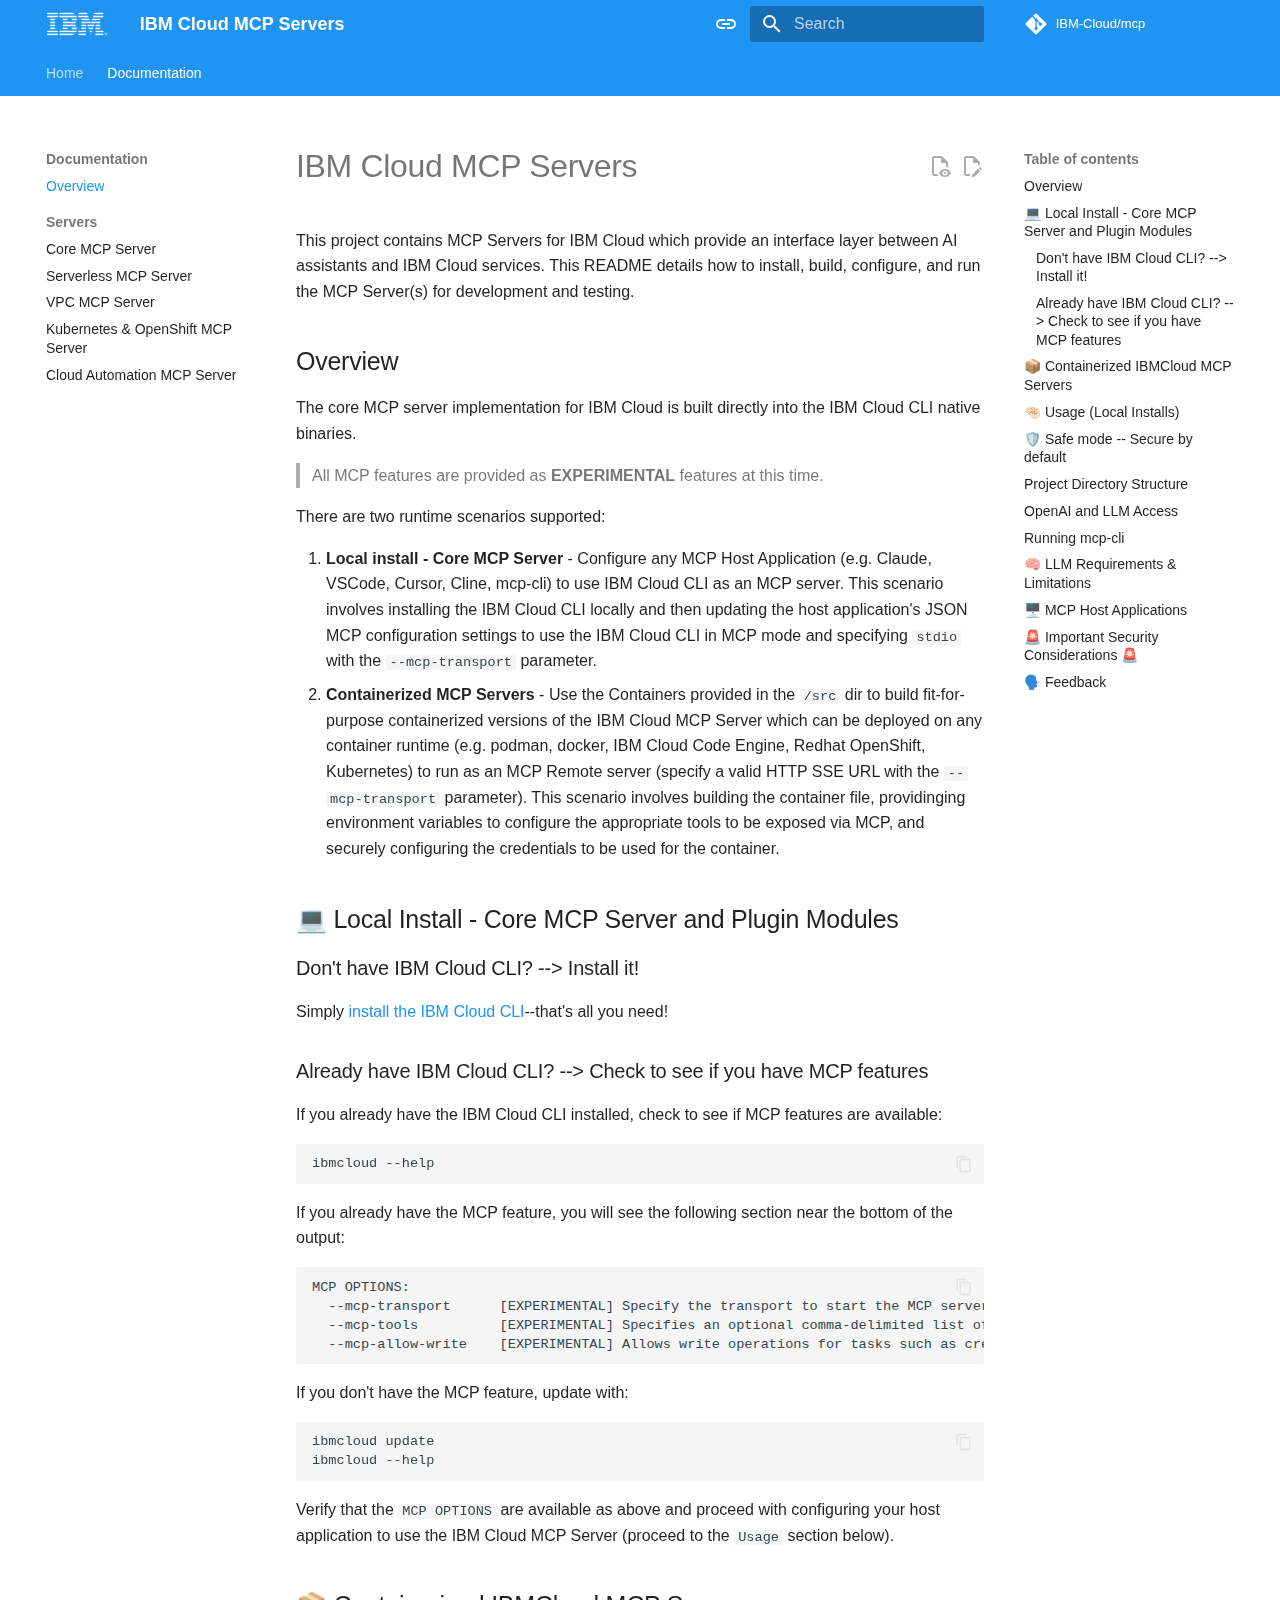
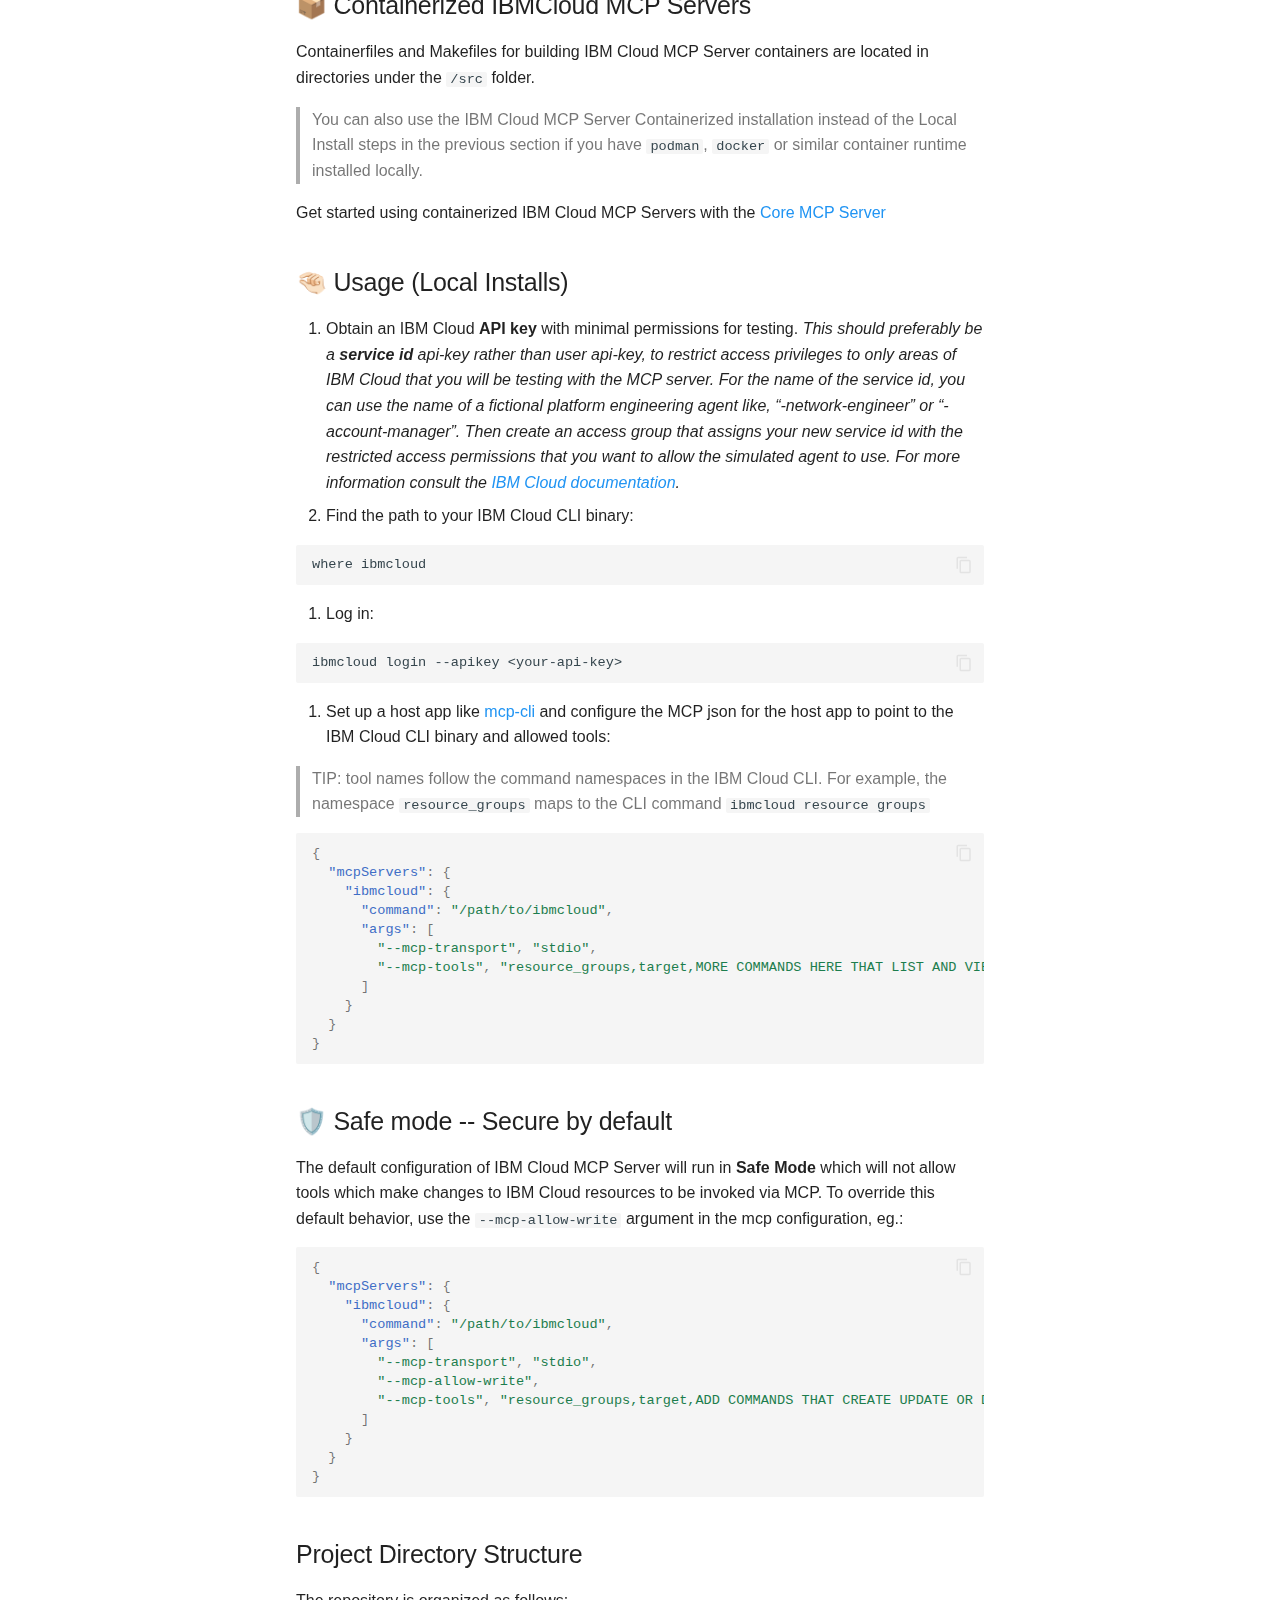
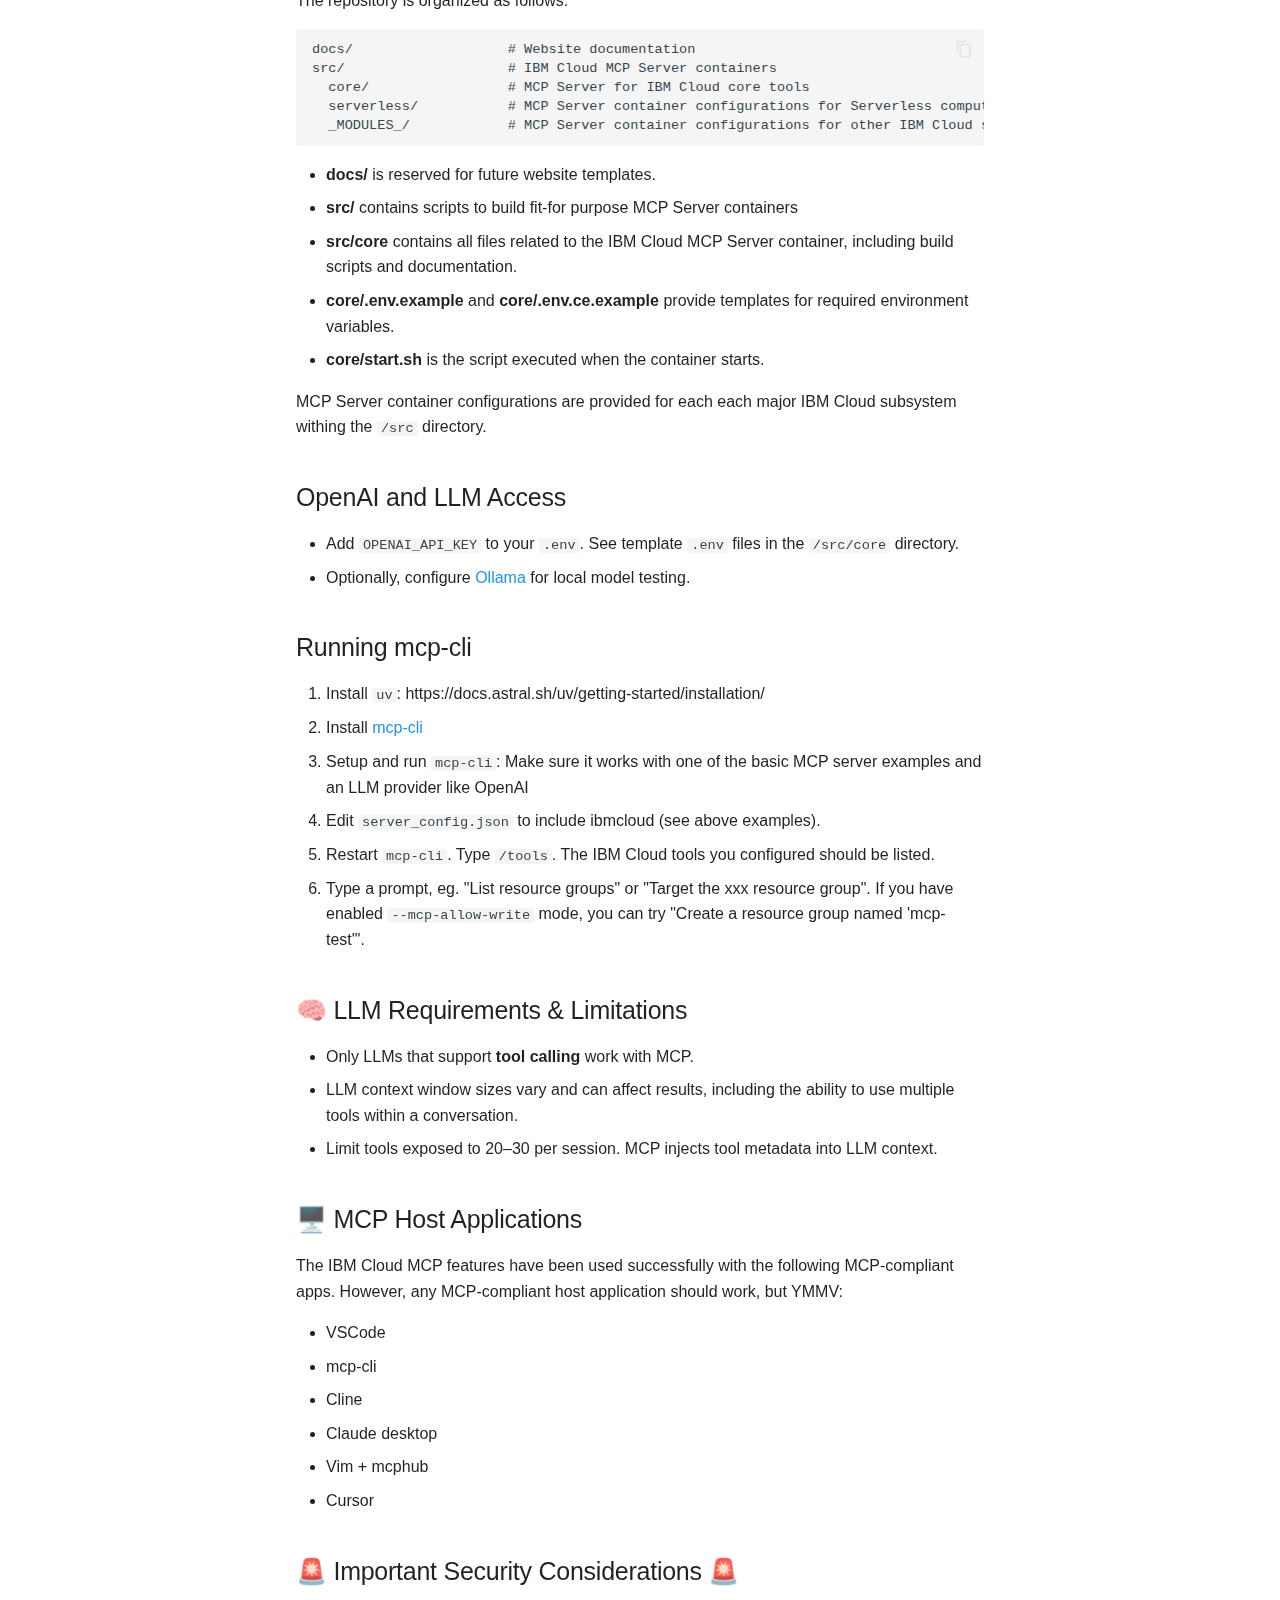
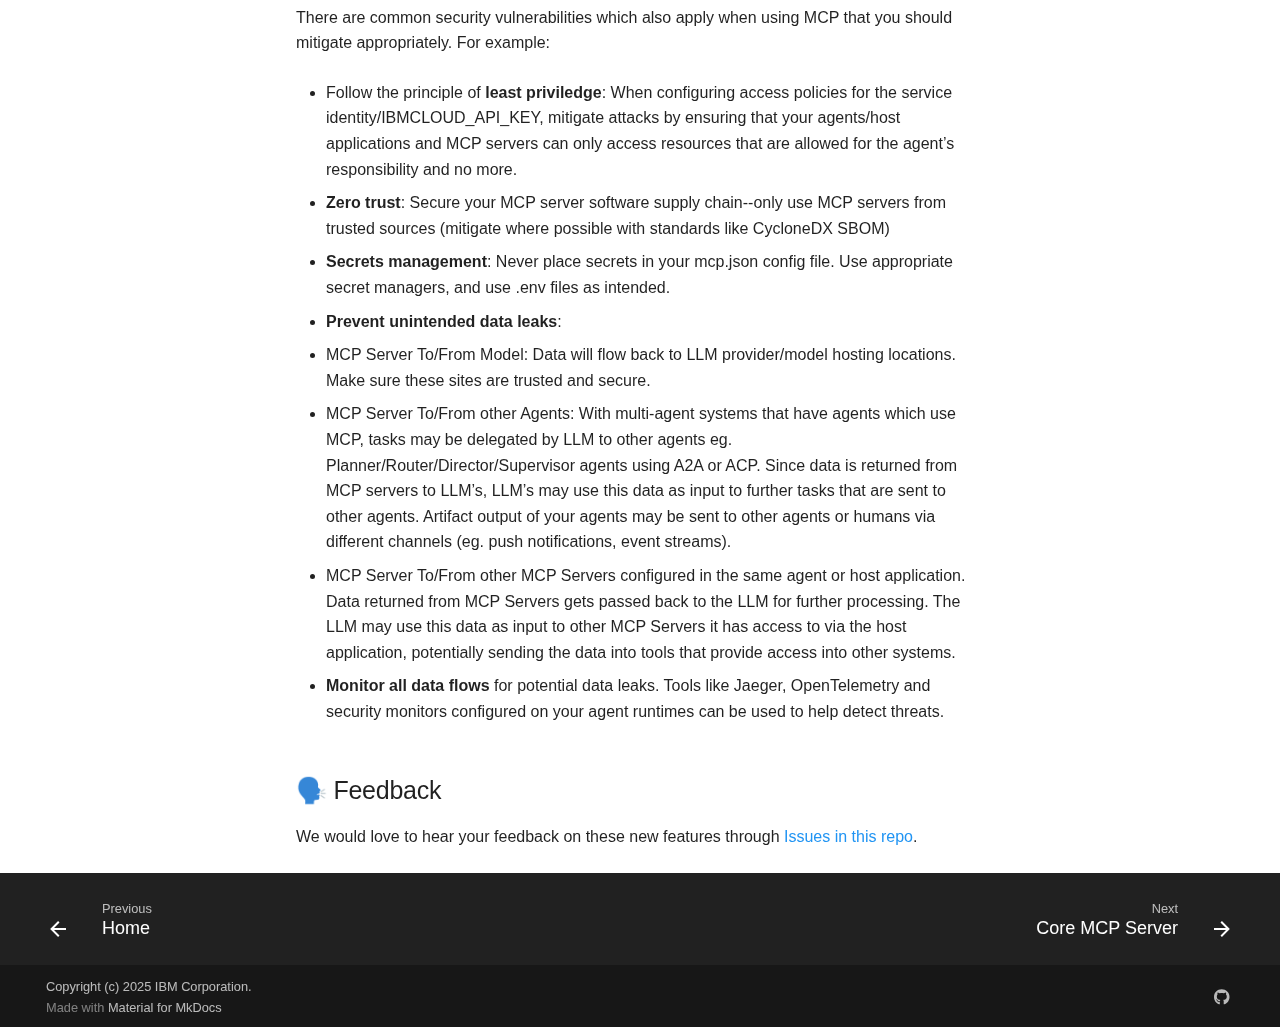
<file: overview/index.html>
<!doctype html>
<html lang="en" class="no-js">
  <head>
    
      <meta charset="utf-8">
      <meta name="viewport" content="width=device-width,initial-scale=1">
      
        <meta name="description" content="IBM MCP Servers Documentation">
      
      
        <meta name="author" content="Maxim Shelepov">
      
      
        <link rel="canonical" href="https://pages.github.com/IBM-Cloud/mcp/overview/">
      
      
        <link rel="prev" href="..">
      
      
        <link rel="next" href="../servers/core/">
      
      
      <link rel="icon" href="../assets/images/favicon.png">
      <meta name="generator" content="mkdocs-1.6.1, mkdocs-material-9.6.15">
    
    
      
        <title>Overview - IBM Cloud MCP Servers</title>
      
    
    
      <link rel="stylesheet" href="../assets/stylesheets/main.342714a4.min.css">
      
        
        <link rel="stylesheet" href="../assets/stylesheets/palette.06af60db.min.css">
      
      


    
    
      
    
    
      
    
    
    <script>__md_scope=new URL("..",location),__md_hash=e=>[...e].reduce(((e,_)=>(e<<5)-e+_.charCodeAt(0)),0),__md_get=(e,_=localStorage,t=__md_scope)=>JSON.parse(_.getItem(t.pathname+"."+e)),__md_set=(e,_,t=localStorage,a=__md_scope)=>{try{t.setItem(a.pathname+"."+e,JSON.stringify(_))}catch(e){}}</script>
    
      

    
    
    
  </head>
  
  
    
    
      
    
    
    
    
    <body dir="ltr" data-md-color-scheme="default" data-md-color-primary="indigo" data-md-color-accent="indigo">
  
    
    <input class="md-toggle" data-md-toggle="drawer" type="checkbox" id="__drawer" autocomplete="off">
    <input class="md-toggle" data-md-toggle="search" type="checkbox" id="__search" autocomplete="off">
    <label class="md-overlay" for="__drawer"></label>
    <div data-md-component="skip">
      
        
        <a href="#ibm-cloud-mcp-servers" class="md-skip">
          Skip to content
        </a>
      
    </div>
    <div data-md-component="announce">
      
    </div>
    
    
      

<header class="md-header" data-md-component="header">
  <nav class="md-header__inner md-grid" aria-label="Header">
    <a href=".." title="IBM Cloud MCP Servers" class="md-header__button md-logo" aria-label="IBM Cloud MCP Servers" data-md-component="logo">
      
  <img src="../assets/logo.png" alt="logo">

    </a>
    <label class="md-header__button md-icon" for="__drawer">
      
      <svg xmlns="http://www.w3.org/2000/svg" viewBox="0 0 24 24"><path d="M3 6h18v2H3zm0 5h18v2H3zm0 5h18v2H3z"/></svg>
    </label>
    <div class="md-header__title" data-md-component="header-title">
      <div class="md-header__ellipsis">
        <div class="md-header__topic">
          <span class="md-ellipsis">
            IBM Cloud MCP Servers
          </span>
        </div>
        <div class="md-header__topic" data-md-component="header-topic">
          <span class="md-ellipsis">
            
              Overview
            
          </span>
        </div>
      </div>
    </div>
    
      
        <form class="md-header__option" data-md-component="palette">
  
    
    
    
    <input class="md-option" data-md-color-media="(prefers-color-scheme)" data-md-color-scheme="default" data-md-color-primary="indigo" data-md-color-accent="indigo"  aria-label="Switch to light mode"  type="radio" name="__palette" id="__palette_0">
    
      <label class="md-header__button md-icon" title="Switch to light mode" for="__palette_1" hidden>
        <svg xmlns="http://www.w3.org/2000/svg" viewBox="0 0 24 24"><path d="M3.9 12c0-1.71 1.39-3.1 3.1-3.1h4V7H7a5 5 0 0 0-5 5 5 5 0 0 0 5 5h4v-1.9H7c-1.71 0-3.1-1.39-3.1-3.1M8 13h8v-2H8zm9-6h-4v1.9h4c1.71 0 3.1 1.39 3.1 3.1s-1.39 3.1-3.1 3.1h-4V17h4a5 5 0 0 0 5-5 5 5 0 0 0-5-5"/></svg>
      </label>
    
  
    
    
    
    <input class="md-option" data-md-color-media="(prefers-color-scheme: light)" data-md-color-scheme="default" data-md-color-primary="blue" data-md-color-accent="blue"  aria-label="Switch to dark mode"  type="radio" name="__palette" id="__palette_1">
    
      <label class="md-header__button md-icon" title="Switch to dark mode" for="__palette_2" hidden>
        <svg xmlns="http://www.w3.org/2000/svg" viewBox="0 0 24 24"><path d="M12 2a7 7 0 0 0-7 7c0 2.38 1.19 4.47 3 5.74V17a1 1 0 0 0 1 1h6a1 1 0 0 0 1-1v-2.26c1.81-1.27 3-3.36 3-5.74a7 7 0 0 0-7-7M9 21a1 1 0 0 0 1 1h4a1 1 0 0 0 1-1v-1H9z"/></svg>
      </label>
    
  
    
    
    
    <input class="md-option" data-md-color-media="(prefers-color-scheme: dark)" data-md-color-scheme="slate" data-md-color-primary="black" data-md-color-accent="blue"  aria-label="Switch to system preference"  type="radio" name="__palette" id="__palette_2">
    
      <label class="md-header__button md-icon" title="Switch to system preference" for="__palette_0" hidden>
        <svg xmlns="http://www.w3.org/2000/svg" viewBox="0 0 24 24"><path d="M12 2a7 7 0 0 1 7 7c0 2.38-1.19 4.47-3 5.74V17a1 1 0 0 1-1 1H9a1 1 0 0 1-1-1v-2.26C6.19 13.47 5 11.38 5 9a7 7 0 0 1 7-7M9 21v-1h6v1a1 1 0 0 1-1 1h-4a1 1 0 0 1-1-1m3-17a5 5 0 0 0-5 5c0 2.05 1.23 3.81 3 4.58V16h4v-2.42c1.77-.77 3-2.53 3-4.58a5 5 0 0 0-5-5"/></svg>
      </label>
    
  
</form>
      
    
    
      <script>var palette=__md_get("__palette");if(palette&&palette.color){if("(prefers-color-scheme)"===palette.color.media){var media=matchMedia("(prefers-color-scheme: light)"),input=document.querySelector(media.matches?"[data-md-color-media='(prefers-color-scheme: light)']":"[data-md-color-media='(prefers-color-scheme: dark)']");palette.color.media=input.getAttribute("data-md-color-media"),palette.color.scheme=input.getAttribute("data-md-color-scheme"),palette.color.primary=input.getAttribute("data-md-color-primary"),palette.color.accent=input.getAttribute("data-md-color-accent")}for(var[key,value]of Object.entries(palette.color))document.body.setAttribute("data-md-color-"+key,value)}</script>
    
    
    
      
      
        <label class="md-header__button md-icon" for="__search">
          
          <svg xmlns="http://www.w3.org/2000/svg" viewBox="0 0 24 24"><path d="M9.5 3A6.5 6.5 0 0 1 16 9.5c0 1.61-.59 3.09-1.56 4.23l.27.27h.79l5 5-1.5 1.5-5-5v-.79l-.27-.27A6.52 6.52 0 0 1 9.5 16 6.5 6.5 0 0 1 3 9.5 6.5 6.5 0 0 1 9.5 3m0 2C7 5 5 7 5 9.5S7 14 9.5 14 14 12 14 9.5 12 5 9.5 5"/></svg>
        </label>
        <div class="md-search" data-md-component="search" role="dialog">
  <label class="md-search__overlay" for="__search"></label>
  <div class="md-search__inner" role="search">
    <form class="md-search__form" name="search">
      <input type="text" class="md-search__input" name="query" aria-label="Search" placeholder="Search" autocapitalize="off" autocorrect="off" autocomplete="off" spellcheck="false" data-md-component="search-query" required>
      <label class="md-search__icon md-icon" for="__search">
        
        <svg xmlns="http://www.w3.org/2000/svg" viewBox="0 0 24 24"><path d="M9.5 3A6.5 6.5 0 0 1 16 9.5c0 1.61-.59 3.09-1.56 4.23l.27.27h.79l5 5-1.5 1.5-5-5v-.79l-.27-.27A6.52 6.52 0 0 1 9.5 16 6.5 6.5 0 0 1 3 9.5 6.5 6.5 0 0 1 9.5 3m0 2C7 5 5 7 5 9.5S7 14 9.5 14 14 12 14 9.5 12 5 9.5 5"/></svg>
        
        <svg xmlns="http://www.w3.org/2000/svg" viewBox="0 0 24 24"><path d="M20 11v2H8l5.5 5.5-1.42 1.42L4.16 12l7.92-7.92L13.5 5.5 8 11z"/></svg>
      </label>
      <nav class="md-search__options" aria-label="Search">
        
          <a href="javascript:void(0)" class="md-search__icon md-icon" title="Share" aria-label="Share" data-clipboard data-clipboard-text="" data-md-component="search-share" tabindex="-1">
            
            <svg xmlns="http://www.w3.org/2000/svg" viewBox="0 0 24 24"><path d="M18 16.08c-.76 0-1.44.3-1.96.77L8.91 12.7c.05-.23.09-.46.09-.7s-.04-.47-.09-.7l7.05-4.11c.54.5 1.25.81 2.04.81a3 3 0 0 0 3-3 3 3 0 0 0-3-3 3 3 0 0 0-3 3c0 .24.04.47.09.7L8.04 9.81C7.5 9.31 6.79 9 6 9a3 3 0 0 0-3 3 3 3 0 0 0 3 3c.79 0 1.5-.31 2.04-.81l7.12 4.15c-.05.21-.08.43-.08.66 0 1.61 1.31 2.91 2.92 2.91s2.92-1.3 2.92-2.91A2.92 2.92 0 0 0 18 16.08"/></svg>
          </a>
        
        <button type="reset" class="md-search__icon md-icon" title="Clear" aria-label="Clear" tabindex="-1">
          
          <svg xmlns="http://www.w3.org/2000/svg" viewBox="0 0 24 24"><path d="M19 6.41 17.59 5 12 10.59 6.41 5 5 6.41 10.59 12 5 17.59 6.41 19 12 13.41 17.59 19 19 17.59 13.41 12z"/></svg>
        </button>
      </nav>
      
        <div class="md-search__suggest" data-md-component="search-suggest"></div>
      
    </form>
    <div class="md-search__output">
      <div class="md-search__scrollwrap" tabindex="0" data-md-scrollfix>
        <div class="md-search-result" data-md-component="search-result">
          <div class="md-search-result__meta">
            Initializing search
          </div>
          <ol class="md-search-result__list" role="presentation"></ol>
        </div>
      </div>
    </div>
  </div>
</div>
      
    
    
      <div class="md-header__source">
        <a href="https://github.com/IBM-Cloud/mcp" title="Go to repository" class="md-source" data-md-component="source">
  <div class="md-source__icon md-icon">
    
    <svg xmlns="http://www.w3.org/2000/svg" viewBox="0 0 448 512"><!--! Font Awesome Free 6.7.2 by @fontawesome - https://fontawesome.com License - https://fontawesome.com/license/free (Icons: CC BY 4.0, Fonts: SIL OFL 1.1, Code: MIT License) Copyright 2024 Fonticons, Inc.--><path d="M439.55 236.05 244 40.45a28.87 28.87 0 0 0-40.81 0l-40.66 40.63 51.52 51.52c27.06-9.14 52.68 16.77 43.39 43.68l49.66 49.66c34.23-11.8 61.18 31 35.47 56.69-26.49 26.49-70.21-2.87-56-37.34L240.22 199v121.85c25.3 12.54 22.26 41.85 9.08 55a34.34 34.34 0 0 1-48.55 0c-17.57-17.6-11.07-46.91 11.25-56v-123c-20.8-8.51-24.6-30.74-18.64-45L142.57 101 8.45 235.14a28.86 28.86 0 0 0 0 40.81l195.61 195.6a28.86 28.86 0 0 0 40.8 0l194.69-194.69a28.86 28.86 0 0 0 0-40.81"/></svg>
  </div>
  <div class="md-source__repository">
    IBM-Cloud/mcp
  </div>
</a>
      </div>
    
  </nav>
  
</header>
    
    <div class="md-container" data-md-component="container">
      
      
        
          
            
<nav class="md-tabs" aria-label="Tabs" data-md-component="tabs">
  <div class="md-grid">
    <ul class="md-tabs__list">
      
        
  
  
  
  
    <li class="md-tabs__item">
      <a href=".." class="md-tabs__link">
        
  
  
    
  
  Home

      </a>
    </li>
  

      
        
  
  
  
    
  
  
    
    
      <li class="md-tabs__item md-tabs__item--active">
        <a href="./" class="md-tabs__link">
          
  
  
    
  
  Documentation

        </a>
      </li>
    
  

      
    </ul>
  </div>
</nav>
          
        
      
      <main class="md-main" data-md-component="main">
        <div class="md-main__inner md-grid">
          
            
              
              <div class="md-sidebar md-sidebar--primary" data-md-component="sidebar" data-md-type="navigation" >
                <div class="md-sidebar__scrollwrap">
                  <div class="md-sidebar__inner">
                    


  


<nav class="md-nav md-nav--primary md-nav--lifted" aria-label="Navigation" data-md-level="0">
  <label class="md-nav__title" for="__drawer">
    <a href=".." title="IBM Cloud MCP Servers" class="md-nav__button md-logo" aria-label="IBM Cloud MCP Servers" data-md-component="logo">
      
  <img src="../assets/logo.png" alt="logo">

    </a>
    IBM Cloud MCP Servers
  </label>
  
    <div class="md-nav__source">
      <a href="https://github.com/IBM-Cloud/mcp" title="Go to repository" class="md-source" data-md-component="source">
  <div class="md-source__icon md-icon">
    
    <svg xmlns="http://www.w3.org/2000/svg" viewBox="0 0 448 512"><!--! Font Awesome Free 6.7.2 by @fontawesome - https://fontawesome.com License - https://fontawesome.com/license/free (Icons: CC BY 4.0, Fonts: SIL OFL 1.1, Code: MIT License) Copyright 2024 Fonticons, Inc.--><path d="M439.55 236.05 244 40.45a28.87 28.87 0 0 0-40.81 0l-40.66 40.63 51.52 51.52c27.06-9.14 52.68 16.77 43.39 43.68l49.66 49.66c34.23-11.8 61.18 31 35.47 56.69-26.49 26.49-70.21-2.87-56-37.34L240.22 199v121.85c25.3 12.54 22.26 41.85 9.08 55a34.34 34.34 0 0 1-48.55 0c-17.57-17.6-11.07-46.91 11.25-56v-123c-20.8-8.51-24.6-30.74-18.64-45L142.57 101 8.45 235.14a28.86 28.86 0 0 0 0 40.81l195.61 195.6a28.86 28.86 0 0 0 40.8 0l194.69-194.69a28.86 28.86 0 0 0 0-40.81"/></svg>
  </div>
  <div class="md-source__repository">
    IBM-Cloud/mcp
  </div>
</a>
    </div>
  
  <ul class="md-nav__list" data-md-scrollfix>
    
      
      
  
  
  
  
    <li class="md-nav__item">
      <a href=".." class="md-nav__link">
        
  
  
  <span class="md-ellipsis">
    Home
    
  </span>
  

      </a>
    </li>
  

    
      
      
  
  
    
  
  
  
    
    
      
        
      
        
      
    
    
    
      
        
        
      
      
        
      
    
    
    <li class="md-nav__item md-nav__item--active md-nav__item--section md-nav__item--nested">
      
        
        
        <input class="md-nav__toggle md-toggle " type="checkbox" id="__nav_2" checked>
        
          
          <label class="md-nav__link" for="__nav_2" id="__nav_2_label" tabindex="">
            
  
  
  <span class="md-ellipsis">
    Documentation
    
  </span>
  

            <span class="md-nav__icon md-icon"></span>
          </label>
        
        <nav class="md-nav" data-md-level="1" aria-labelledby="__nav_2_label" aria-expanded="true">
          <label class="md-nav__title" for="__nav_2">
            <span class="md-nav__icon md-icon"></span>
            Documentation
          </label>
          <ul class="md-nav__list" data-md-scrollfix>
            
              
                
  
  
    
  
  
  
    <li class="md-nav__item md-nav__item--active">
      
      <input class="md-nav__toggle md-toggle" type="checkbox" id="__toc">
      
      
        
      
      
        <label class="md-nav__link md-nav__link--active" for="__toc">
          
  
  
  <span class="md-ellipsis">
    Overview
    
  </span>
  

          <span class="md-nav__icon md-icon"></span>
        </label>
      
      <a href="./" class="md-nav__link md-nav__link--active">
        
  
  
  <span class="md-ellipsis">
    Overview
    
  </span>
  

      </a>
      
        

<nav class="md-nav md-nav--secondary" aria-label="Table of contents">
  
  
  
    
  
  
    <label class="md-nav__title" for="__toc">
      <span class="md-nav__icon md-icon"></span>
      Table of contents
    </label>
    <ul class="md-nav__list" data-md-component="toc" data-md-scrollfix>
      
        <li class="md-nav__item">
  <a href="#overview" class="md-nav__link">
    <span class="md-ellipsis">
      Overview
    </span>
  </a>
  
</li>
      
        <li class="md-nav__item">
  <a href="#local-install-core-mcp-server-and-plugin-modules" class="md-nav__link">
    <span class="md-ellipsis">
      💻 Local Install - Core MCP Server and Plugin Modules
    </span>
  </a>
  
    <nav class="md-nav" aria-label="💻 Local Install - Core MCP Server and Plugin Modules">
      <ul class="md-nav__list">
        
          <li class="md-nav__item">
  <a href="#dont-have-ibm-cloud-cli-install-it" class="md-nav__link">
    <span class="md-ellipsis">
      Don't have IBM Cloud CLI? --&gt; Install it!
    </span>
  </a>
  
</li>
        
          <li class="md-nav__item">
  <a href="#already-have-ibm-cloud-cli-check-to-see-if-you-have-mcp-features" class="md-nav__link">
    <span class="md-ellipsis">
      Already have IBM Cloud CLI? --&gt; Check to see if you have MCP features
    </span>
  </a>
  
</li>
        
      </ul>
    </nav>
  
</li>
      
        <li class="md-nav__item">
  <a href="#containerized-ibmcloud-mcp-servers" class="md-nav__link">
    <span class="md-ellipsis">
      📦 Containerized IBMCloud MCP Servers
    </span>
  </a>
  
</li>
      
        <li class="md-nav__item">
  <a href="#usage-local-installs" class="md-nav__link">
    <span class="md-ellipsis">
      🤏🏻 Usage (Local Installs)
    </span>
  </a>
  
</li>
      
        <li class="md-nav__item">
  <a href="#safe-mode-secure-by-default" class="md-nav__link">
    <span class="md-ellipsis">
      🛡️ Safe mode -- Secure by default
    </span>
  </a>
  
</li>
      
        <li class="md-nav__item">
  <a href="#project-directory-structure" class="md-nav__link">
    <span class="md-ellipsis">
      Project Directory Structure
    </span>
  </a>
  
</li>
      
        <li class="md-nav__item">
  <a href="#openai-and-llm-access" class="md-nav__link">
    <span class="md-ellipsis">
      OpenAI and LLM Access
    </span>
  </a>
  
</li>
      
        <li class="md-nav__item">
  <a href="#running-mcp-cli" class="md-nav__link">
    <span class="md-ellipsis">
      Running mcp-cli
    </span>
  </a>
  
</li>
      
        <li class="md-nav__item">
  <a href="#llm-requirements-limitations" class="md-nav__link">
    <span class="md-ellipsis">
      🧠 LLM Requirements &amp; Limitations
    </span>
  </a>
  
</li>
      
        <li class="md-nav__item">
  <a href="#mcp-host-applications" class="md-nav__link">
    <span class="md-ellipsis">
      🖥️ MCP Host Applications
    </span>
  </a>
  
</li>
      
        <li class="md-nav__item">
  <a href="#important-security-considerations" class="md-nav__link">
    <span class="md-ellipsis">
      🚨 Important Security Considerations 🚨
    </span>
  </a>
  
</li>
      
        <li class="md-nav__item">
  <a href="#feedback" class="md-nav__link">
    <span class="md-ellipsis">
      🗣️ Feedback
    </span>
  </a>
  
</li>
      
    </ul>
  
</nav>
      
    </li>
  

              
            
              
                
  
  
  
  
    
    
      
        
      
        
      
        
      
        
      
        
      
    
    
    
      
      
        
          
          
        
      
    
    
    <li class="md-nav__item md-nav__item--section md-nav__item--nested">
      
        
        
        <input class="md-nav__toggle md-toggle " type="checkbox" id="__nav_2_2" >
        
          
          <label class="md-nav__link" for="__nav_2_2" id="__nav_2_2_label" tabindex="">
            
  
  
  <span class="md-ellipsis">
    Servers
    
  </span>
  

            <span class="md-nav__icon md-icon"></span>
          </label>
        
        <nav class="md-nav" data-md-level="2" aria-labelledby="__nav_2_2_label" aria-expanded="false">
          <label class="md-nav__title" for="__nav_2_2">
            <span class="md-nav__icon md-icon"></span>
            Servers
          </label>
          <ul class="md-nav__list" data-md-scrollfix>
            
              
                
  
  
  
  
    <li class="md-nav__item">
      <a href="../servers/core/" class="md-nav__link">
        
  
  
  <span class="md-ellipsis">
    Core MCP Server
    
  </span>
  

      </a>
    </li>
  

              
            
              
                
  
  
  
  
    <li class="md-nav__item">
      <a href="../servers/serverless/" class="md-nav__link">
        
  
  
  <span class="md-ellipsis">
    Serverless MCP Server
    
  </span>
  

      </a>
    </li>
  

              
            
              
                
  
  
  
  
    <li class="md-nav__item">
      <a href="../servers/vpc/" class="md-nav__link">
        
  
  
  <span class="md-ellipsis">
    VPC MCP Server
    
  </span>
  

      </a>
    </li>
  

              
            
              
                
  
  
  
  
    <li class="md-nav__item">
      <a href="../servers/kubernetes/" class="md-nav__link">
        
  
  
  <span class="md-ellipsis">
    Kubernetes & OpenShift MCP Server
    
  </span>
  

      </a>
    </li>
  

              
            
              
                
  
  
  
  
    <li class="md-nav__item">
      <a href="../servers/cloud-automation/" class="md-nav__link">
        
  
  
  <span class="md-ellipsis">
    Cloud Automation MCP Server
    
  </span>
  

      </a>
    </li>
  

              
            
          </ul>
        </nav>
      
    </li>
  

              
            
          </ul>
        </nav>
      
    </li>
  

    
  </ul>
</nav>
                  </div>
                </div>
              </div>
            
            
              
              <div class="md-sidebar md-sidebar--secondary" data-md-component="sidebar" data-md-type="toc" >
                <div class="md-sidebar__scrollwrap">
                  <div class="md-sidebar__inner">
                    

<nav class="md-nav md-nav--secondary" aria-label="Table of contents">
  
  
  
    
  
  
    <label class="md-nav__title" for="__toc">
      <span class="md-nav__icon md-icon"></span>
      Table of contents
    </label>
    <ul class="md-nav__list" data-md-component="toc" data-md-scrollfix>
      
        <li class="md-nav__item">
  <a href="#overview" class="md-nav__link">
    <span class="md-ellipsis">
      Overview
    </span>
  </a>
  
</li>
      
        <li class="md-nav__item">
  <a href="#local-install-core-mcp-server-and-plugin-modules" class="md-nav__link">
    <span class="md-ellipsis">
      💻 Local Install - Core MCP Server and Plugin Modules
    </span>
  </a>
  
    <nav class="md-nav" aria-label="💻 Local Install - Core MCP Server and Plugin Modules">
      <ul class="md-nav__list">
        
          <li class="md-nav__item">
  <a href="#dont-have-ibm-cloud-cli-install-it" class="md-nav__link">
    <span class="md-ellipsis">
      Don't have IBM Cloud CLI? --&gt; Install it!
    </span>
  </a>
  
</li>
        
          <li class="md-nav__item">
  <a href="#already-have-ibm-cloud-cli-check-to-see-if-you-have-mcp-features" class="md-nav__link">
    <span class="md-ellipsis">
      Already have IBM Cloud CLI? --&gt; Check to see if you have MCP features
    </span>
  </a>
  
</li>
        
      </ul>
    </nav>
  
</li>
      
        <li class="md-nav__item">
  <a href="#containerized-ibmcloud-mcp-servers" class="md-nav__link">
    <span class="md-ellipsis">
      📦 Containerized IBMCloud MCP Servers
    </span>
  </a>
  
</li>
      
        <li class="md-nav__item">
  <a href="#usage-local-installs" class="md-nav__link">
    <span class="md-ellipsis">
      🤏🏻 Usage (Local Installs)
    </span>
  </a>
  
</li>
      
        <li class="md-nav__item">
  <a href="#safe-mode-secure-by-default" class="md-nav__link">
    <span class="md-ellipsis">
      🛡️ Safe mode -- Secure by default
    </span>
  </a>
  
</li>
      
        <li class="md-nav__item">
  <a href="#project-directory-structure" class="md-nav__link">
    <span class="md-ellipsis">
      Project Directory Structure
    </span>
  </a>
  
</li>
      
        <li class="md-nav__item">
  <a href="#openai-and-llm-access" class="md-nav__link">
    <span class="md-ellipsis">
      OpenAI and LLM Access
    </span>
  </a>
  
</li>
      
        <li class="md-nav__item">
  <a href="#running-mcp-cli" class="md-nav__link">
    <span class="md-ellipsis">
      Running mcp-cli
    </span>
  </a>
  
</li>
      
        <li class="md-nav__item">
  <a href="#llm-requirements-limitations" class="md-nav__link">
    <span class="md-ellipsis">
      🧠 LLM Requirements &amp; Limitations
    </span>
  </a>
  
</li>
      
        <li class="md-nav__item">
  <a href="#mcp-host-applications" class="md-nav__link">
    <span class="md-ellipsis">
      🖥️ MCP Host Applications
    </span>
  </a>
  
</li>
      
        <li class="md-nav__item">
  <a href="#important-security-considerations" class="md-nav__link">
    <span class="md-ellipsis">
      🚨 Important Security Considerations 🚨
    </span>
  </a>
  
</li>
      
        <li class="md-nav__item">
  <a href="#feedback" class="md-nav__link">
    <span class="md-ellipsis">
      🗣️ Feedback
    </span>
  </a>
  
</li>
      
    </ul>
  
</nav>
                  </div>
                </div>
              </div>
            
          
          
            <div class="md-content" data-md-component="content">
              <article class="md-content__inner md-typeset">
                
                  


  
    <a href="https://github.com/IBM-Cloud/mcp/edit/main/docs/docs/overview.md" title="Edit this page" class="md-content__button md-icon" rel="edit">
      
      <svg xmlns="http://www.w3.org/2000/svg" viewBox="0 0 24 24"><path d="M10 20H6V4h7v5h5v3.1l2-2V8l-6-6H6c-1.1 0-2 .9-2 2v16c0 1.1.9 2 2 2h4zm10.2-7c.1 0 .3.1.4.2l1.3 1.3c.2.2.2.6 0 .8l-1 1-2.1-2.1 1-1c.1-.1.2-.2.4-.2m0 3.9L14.1 23H12v-2.1l6.1-6.1z"/></svg>
    </a>
  
  
    
      
    
    <a href="https://github.com/IBM-Cloud/mcp/raw/main/docs/docs/overview.md" title="View source of this page" class="md-content__button md-icon">
      
      <svg xmlns="http://www.w3.org/2000/svg" viewBox="0 0 24 24"><path d="M17 18c.56 0 1 .44 1 1s-.44 1-1 1-1-.44-1-1 .44-1 1-1m0-3c-2.73 0-5.06 1.66-6 4 .94 2.34 3.27 4 6 4s5.06-1.66 6-4c-.94-2.34-3.27-4-6-4m0 6.5a2.5 2.5 0 0 1-2.5-2.5 2.5 2.5 0 0 1 2.5-2.5 2.5 2.5 0 0 1 2.5 2.5 2.5 2.5 0 0 1-2.5 2.5M9.27 20H6V4h7v5h5v4.07c.7.08 1.36.25 2 .49V8l-6-6H6a2 2 0 0 0-2 2v16a2 2 0 0 0 2 2h4.5a8.2 8.2 0 0 1-1.23-2"/></svg>
    </a>
  


<h1 id="ibm-cloud-mcp-servers">IBM Cloud MCP Servers</h1>
<p>This project contains MCP Servers for IBM Cloud which provide an interface layer between AI assistants and IBM Cloud services. This README details how to install, build, configure, and run the MCP Server(s) for development and testing.</p>
<h2 id="overview">Overview</h2>
<p>The core MCP server implementation for IBM Cloud is built directly into the IBM Cloud CLI native binaries.</p>
<blockquote>
<p>All MCP features are provided as <strong>EXPERIMENTAL</strong> features at this time.</p>
</blockquote>
<p>There are two runtime scenarios supported:</p>
<ol>
<li><strong>Local install - Core MCP Server</strong> - Configure any MCP Host Application (e.g. Claude, VSCode, Cursor, Cline, mcp-cli) to use IBM Cloud CLI as an MCP server.  This scenario involves installing the IBM Cloud CLI locally and then updating the host application's JSON MCP configuration settings to use the IBM Cloud CLI in MCP mode and specifying <code>stdio</code> with the <code>--mcp-transport</code> parameter.</li>
<li><strong>Containerized MCP Servers</strong> - Use the Containers provided in the <code>/src</code> dir to build fit-for-purpose containerized versions of the IBM Cloud MCP Server which can be deployed on any container runtime (e.g. podman, docker, IBM Cloud Code Engine, Redhat OpenShift, Kubernetes) to run as an MCP Remote server (specify a valid HTTP SSE URL with the <code>--mcp-transport</code> parameter).  This scenario involves building the container file, providinging environment variables to configure the appropriate tools to be exposed via MCP, and securely configuring the credentials to be used for the container. </li>
</ol>
<h2 id="local-install-core-mcp-server-and-plugin-modules">💻 Local Install - Core MCP Server and Plugin Modules</h2>
<h3 id="dont-have-ibm-cloud-cli-install-it">Don't have IBM Cloud CLI? --&gt; Install it!</h3>
<p>Simply <a href="https://cloud.ibm.com/docs/cli?topic=cli-install-ibmcloud-cli">install the IBM Cloud CLI</a>--that's all you need!</p>
<h3 id="already-have-ibm-cloud-cli-check-to-see-if-you-have-mcp-features">Already have IBM Cloud CLI? --&gt; Check to see if you have MCP features</h3>
<p>If you already have the IBM Cloud CLI installed, check to see if MCP features are available:</p>
<div class="highlight"><pre><span></span><code>ibmcloud<span class="w"> </span>--help
</code></pre></div>
<p>If you already have the MCP feature, you will see the following section near the bottom of the output:</p>
<div class="highlight"><pre><span></span><code>MCP OPTIONS:
  --mcp-transport      [EXPERIMENTAL] Specify the transport to start the MCP server. Valid options are `stdio` or a valid `HTTP SSE URL`.
  --mcp-tools          [EXPERIMENTAL] Specifies an optional comma-delimited list of commands to expose as MCP tools.
  --mcp-allow-write    [EXPERIMENTAL] Allows write operations for tasks such as creating a resource.
</code></pre></div>
<p>If you don't have the MCP feature, update with:</p>
<div class="highlight"><pre><span></span><code>ibmcloud<span class="w"> </span>update
ibmcloud<span class="w"> </span>--help
</code></pre></div>
<p>Verify that the <code>MCP OPTIONS</code> are available as above and proceed with configuring your host application to use the IBM Cloud MCP Server (proceed to the <code>Usage</code> section below).</p>
<h2 id="containerized-ibmcloud-mcp-servers">📦 Containerized IBMCloud MCP Servers</h2>
<p>Containerfiles and Makefiles for building IBM Cloud MCP Server containers are located in directories under the <code>/src</code> folder.</p>
<blockquote>
<p>You can also use the IBM Cloud MCP Server Containerized installation instead of the Local Install steps in the previous section if you have <code>podman</code>, <code>docker</code> or similar container runtime installed locally.</p>
</blockquote>
<p>Get started using containerized IBM Cloud MCP Servers with the <a href="../servers/core/">Core MCP Server</a></p>
<h2 id="usage-local-installs">🤏🏻 Usage (Local Installs)</h2>
<ol>
<li>Obtain an IBM Cloud <strong>API key</strong> with minimal permissions for testing.
  <em>This should preferably be a <strong>service id</strong> api-key rather than user api-key, to restrict access privileges to only areas of IBM Cloud that you will be testing with the MCP server. For the name of the service id, you can use the name of a fictional platform engineering agent like, “<your_initials>-network-engineer” or “<your_initials>-account-manager”.  Then create an access group that assigns your new service id with the restricted access permissions that you want to allow the simulated agent to use. For more information consult the <a href="https://cloud.ibm.com/docs/account?topic=account-serviceidapikeys&amp;interface=ui">IBM Cloud documentation</a>.</em></li>
<li>Find the path to your IBM Cloud CLI binary:</li>
</ol>
<div class="highlight"><pre><span></span><code>where<span class="w"> </span>ibmcloud
</code></pre></div>
<ol>
<li>Log in:</li>
</ol>
<div class="highlight"><pre><span></span><code>ibmcloud<span class="w"> </span>login<span class="w"> </span>--apikey<span class="w"> </span>&lt;your-api-key&gt;
</code></pre></div>
<ol>
<li>Set up a host app like <a href="https://github.com/IBM/mcp-cli">mcp-cli</a> and configure the MCP json for the host app to point to the IBM Cloud CLI binary and allowed tools:</li>
</ol>
<blockquote>
<p>TIP: tool names follow the command namespaces in the IBM Cloud CLI. For example, the namespace <code>resource_groups</code> maps to the CLI command <code>ibmcloud resource groups</code></p>
</blockquote>
<div class="highlight"><pre><span></span><code><span class="p">{</span>
<span class="w">  </span><span class="nt">&quot;mcpServers&quot;</span><span class="p">:</span><span class="w"> </span><span class="p">{</span>
<span class="w">    </span><span class="nt">&quot;ibmcloud&quot;</span><span class="p">:</span><span class="w"> </span><span class="p">{</span>
<span class="w">      </span><span class="nt">&quot;command&quot;</span><span class="p">:</span><span class="w"> </span><span class="s2">&quot;/path/to/ibmcloud&quot;</span><span class="p">,</span><span class="w">  </span>
<span class="w">      </span><span class="nt">&quot;args&quot;</span><span class="p">:</span><span class="w"> </span><span class="p">[</span>
<span class="w">        </span><span class="s2">&quot;--mcp-transport&quot;</span><span class="p">,</span><span class="w"> </span><span class="s2">&quot;stdio&quot;</span><span class="p">,</span>
<span class="w">        </span><span class="s2">&quot;--mcp-tools&quot;</span><span class="p">,</span><span class="w"> </span><span class="s2">&quot;resource_groups,target,MORE COMMANDS HERE THAT LIST AND VIEW RESOURCES&quot;</span>
<span class="w">      </span><span class="p">]</span>
<span class="w">    </span><span class="p">}</span>
<span class="w">  </span><span class="p">}</span>
<span class="p">}</span>
</code></pre></div>
<h2 id="safe-mode-secure-by-default">🛡️ Safe mode -- Secure by default</h2>
<p>The default configuration of IBM Cloud MCP Server will run in <strong>Safe Mode</strong> which will not allow tools which make changes to IBM Cloud resources to be invoked via MCP.  To override this default behavior, use the <code>--mcp-allow-write</code> argument in the mcp configuration, eg.:</p>
<div class="highlight"><pre><span></span><code><span class="p">{</span>
<span class="w">  </span><span class="nt">&quot;mcpServers&quot;</span><span class="p">:</span><span class="w"> </span><span class="p">{</span>
<span class="w">    </span><span class="nt">&quot;ibmcloud&quot;</span><span class="p">:</span><span class="w"> </span><span class="p">{</span>
<span class="w">      </span><span class="nt">&quot;command&quot;</span><span class="p">:</span><span class="w"> </span><span class="s2">&quot;/path/to/ibmcloud&quot;</span><span class="p">,</span>
<span class="w">      </span><span class="nt">&quot;args&quot;</span><span class="p">:</span><span class="w"> </span><span class="p">[</span>
<span class="w">        </span><span class="s2">&quot;--mcp-transport&quot;</span><span class="p">,</span><span class="w"> </span><span class="s2">&quot;stdio&quot;</span><span class="p">,</span>
<span class="w">        </span><span class="s2">&quot;--mcp-allow-write&quot;</span><span class="p">,</span>
<span class="w">        </span><span class="s2">&quot;--mcp-tools&quot;</span><span class="p">,</span><span class="w"> </span><span class="s2">&quot;resource_groups,target,ADD COMMANDS THAT CREATE UPDATE OR DELETE RESOURCES&quot;</span>
<span class="w">      </span><span class="p">]</span>
<span class="w">    </span><span class="p">}</span>
<span class="w">  </span><span class="p">}</span>
<span class="p">}</span>
</code></pre></div>
<h2 id="project-directory-structure">Project Directory Structure</h2>
<p>The repository is organized as follows:</p>
<div class="highlight"><pre><span></span><code>docs/                   # Website documentation
src/                    # IBM Cloud MCP Server containers
  core/                 # MCP Server for IBM Cloud core tools
  serverless/           # MCP Server container configurations for Serverless computing on IBM Cloud using Code Engine
  _MODULES_/            # MCP Server container configurations for other IBM Cloud services
</code></pre></div>
<ul>
<li><strong>docs/</strong> is reserved for future website templates.</li>
<li><strong>src/</strong> contains scripts to build fit-for purpose MCP Server containers</li>
<li><strong>src/core</strong> contains all files related to the IBM Cloud MCP Server container, including build scripts and documentation.</li>
<li><strong>core/.env.example</strong> and <strong>core/.env.ce.example</strong> provide templates for required environment variables.</li>
<li><strong>core/start.sh</strong> is the script executed when the container starts.</li>
</ul>
<p>MCP Server container configurations are provided for each each major IBM Cloud subsystem withing the <code>/src</code> directory. </p>
<h2 id="openai-and-llm-access">OpenAI and LLM Access</h2>
<ul>
<li>Add <code>OPENAI_API_KEY</code> to your <code>.env</code>.  See template <code>.env</code> files in the <code>/src/core</code> directory.</li>
<li>Optionally, configure <a href="https://ollama.com/">Ollama</a> for local model testing.</li>
</ul>
<h2 id="running-mcp-cli">Running mcp-cli</h2>
<ol>
<li>Install <code>uv</code>: https://docs.astral.sh/uv/getting-started/installation/</li>
<li>Install <a href="https://github.com/IBM/mcp-cli">mcp-cli</a></li>
<li>Setup and run <code>mcp-cli</code>: Make sure it works with one of the basic MCP server examples and an LLM provider like OpenAI</li>
<li>Edit <code>server_config.json</code> to include ibmcloud (see above examples).</li>
<li>Restart <code>mcp-cli</code>.  Type <code>/tools</code>. The IBM Cloud tools you configured should be listed.</li>
<li>Type a prompt, eg. "List resource groups" or "Target the xxx resource group".  If you have enabled <code>--mcp-allow-write</code> mode, you can try "Create a resource group named 'mcp-test'".</li>
</ol>
<h2 id="llm-requirements-limitations">🧠 LLM Requirements &amp; Limitations</h2>
<ul>
<li>Only LLMs that support <strong>tool calling</strong> work with MCP.</li>
<li>LLM context window sizes vary and can affect results, including the ability to use multiple tools within a conversation.</li>
<li>Limit tools exposed to 20–30 per session. MCP injects tool metadata into LLM context.</li>
</ul>
<h2 id="mcp-host-applications">🖥️ MCP Host Applications</h2>
<p>The IBM Cloud MCP features have been used successfully with the following MCP-compliant apps. However, any MCP-compliant host application should work, but YMMV:</p>
<ul>
<li>VSCode</li>
<li>mcp-cli</li>
<li>Cline</li>
<li>Claude desktop</li>
<li>Vim + mcphub</li>
<li>Cursor</li>
</ul>
<h2 id="important-security-considerations">🚨 Important Security Considerations 🚨</h2>
<p>There are common security vulnerabilities which also apply when using MCP that you should mitigate appropriately. For example:</p>
<ul>
<li>
<p>Follow the principle of <strong>least priviledge</strong>:  When configuring access policies for the service identity/IBMCLOUD_API_KEY, mitigate attacks by ensuring that your agents/host applications and MCP servers can only access resources that are allowed for the agent’s responsibility and no more.</p>
</li>
<li>
<p><strong>Zero trust</strong>: Secure your MCP server software supply chain--only use MCP servers from trusted sources (mitigate where possible with standards like CycloneDX SBOM)</p>
</li>
<li>
<p><strong>Secrets management</strong>: Never place secrets in your mcp.json config file.  Use appropriate secret managers, and use .env files as intended.</p>
</li>
<li>
<p><strong>Prevent unintended data leaks</strong>:  </p>
</li>
<li>
<p>MCP Server To/From Model: Data will flow back to LLM provider/model hosting locations.  Make sure these sites are trusted and secure.</p>
</li>
<li>
<p>MCP Server To/From other Agents: With multi-agent systems that have agents which use MCP, tasks may be delegated by LLM to other agents eg. Planner/Router/Director/Supervisor agents using A2A or ACP.  Since data is returned from MCP servers to LLM’s, LLM’s may use this data as input to further tasks that are sent to other agents.  Artifact output of your agents may be sent to other agents or humans via different channels (eg. push notifications, event streams).</p>
</li>
<li>
<p>MCP Server To/From other MCP Servers configured in the same agent or host application.  Data returned from MCP Servers gets passed back to the LLM for further processing.  The LLM may use this data as input to other MCP Servers it has access to via the host application, potentially sending the data into tools that provide access into other systems.  </p>
</li>
<li>
<p><strong>Monitor all data flows</strong> for potential data leaks. Tools like Jaeger, OpenTelemetry and security monitors configured on your agent runtimes can be used to help detect threats. </p>
</li>
</ul>
<h2 id="feedback">🗣️ Feedback</h2>
<p>We would love to hear your feedback on these new features through <a href="https://github.com/IBM-Cloud/ibmcloud-mcp-server/issues">Issues in this repo</a>.</p>












                
              </article>
            </div>
          
          
<script>var target=document.getElementById(location.hash.slice(1));target&&target.name&&(target.checked=target.name.startsWith("__tabbed_"))</script>
        </div>
        
          <button type="button" class="md-top md-icon" data-md-component="top" hidden>
  
  <svg xmlns="http://www.w3.org/2000/svg" viewBox="0 0 24 24"><path d="M13 20h-2V8l-5.5 5.5-1.42-1.42L12 4.16l7.92 7.92-1.42 1.42L13 8z"/></svg>
  Back to top
</button>
        
      </main>
      
        <footer class="md-footer">
  
    
      
      <nav class="md-footer__inner md-grid" aria-label="Footer" >
        
          
          <a href=".." class="md-footer__link md-footer__link--prev" aria-label="Previous: Home">
            <div class="md-footer__button md-icon">
              
              <svg xmlns="http://www.w3.org/2000/svg" viewBox="0 0 24 24"><path d="M20 11v2H8l5.5 5.5-1.42 1.42L4.16 12l7.92-7.92L13.5 5.5 8 11z"/></svg>
            </div>
            <div class="md-footer__title">
              <span class="md-footer__direction">
                Previous
              </span>
              <div class="md-ellipsis">
                Home
              </div>
            </div>
          </a>
        
        
          
          <a href="../servers/core/" class="md-footer__link md-footer__link--next" aria-label="Next: Core MCP Server">
            <div class="md-footer__title">
              <span class="md-footer__direction">
                Next
              </span>
              <div class="md-ellipsis">
                Core MCP Server
              </div>
            </div>
            <div class="md-footer__button md-icon">
              
              <svg xmlns="http://www.w3.org/2000/svg" viewBox="0 0 24 24"><path d="M4 11v2h12l-5.5 5.5 1.42 1.42L19.84 12l-7.92-7.92L10.5 5.5 16 11z"/></svg>
            </div>
          </a>
        
      </nav>
    
  
  <div class="md-footer-meta md-typeset">
    <div class="md-footer-meta__inner md-grid">
      <div class="md-copyright">
  
    <div class="md-copyright__highlight">
      Copyright (c) 2025 IBM Corporation.
    </div>
  
  
    Made with
    <a href="https://squidfunk.github.io/mkdocs-material/" target="_blank" rel="noopener">
      Material for MkDocs
    </a>
  
</div>
      
        <div class="md-social">
  
    
    
    
    
      
      
    
    <a href="https://github.com/IBM-Cloud/mcp" target="_blank" rel="noopener" title="github.com" class="md-social__link">
      <svg xmlns="http://www.w3.org/2000/svg" viewBox="0 0 496 512"><!--! Font Awesome Free 6.7.2 by @fontawesome - https://fontawesome.com License - https://fontawesome.com/license/free (Icons: CC BY 4.0, Fonts: SIL OFL 1.1, Code: MIT License) Copyright 2024 Fonticons, Inc.--><path d="M165.9 397.4c0 2-2.3 3.6-5.2 3.6-3.3.3-5.6-1.3-5.6-3.6 0-2 2.3-3.6 5.2-3.6 3-.3 5.6 1.3 5.6 3.6m-31.1-4.5c-.7 2 1.3 4.3 4.3 4.9 2.6 1 5.6 0 6.2-2s-1.3-4.3-4.3-5.2c-2.6-.7-5.5.3-6.2 2.3m44.2-1.7c-2.9.7-4.9 2.6-4.6 4.9.3 2 2.9 3.3 5.9 2.6 2.9-.7 4.9-2.6 4.6-4.6-.3-1.9-3-3.2-5.9-2.9M244.8 8C106.1 8 0 113.3 0 252c0 110.9 69.8 205.8 169.5 239.2 12.8 2.3 17.3-5.6 17.3-12.1 0-6.2-.3-40.4-.3-61.4 0 0-70 15-84.7-29.8 0 0-11.4-29.1-27.8-36.6 0 0-22.9-15.7 1.6-15.4 0 0 24.9 2 38.6 25.8 21.9 38.6 58.6 27.5 72.9 20.9 2.3-16 8.8-27.1 16-33.7-55.9-6.2-112.3-14.3-112.3-110.5 0-27.5 7.6-41.3 23.6-58.9-2.6-6.5-11.1-33.3 2.6-67.9 20.9-6.5 69 27 69 27 20-5.6 41.5-8.5 62.8-8.5s42.8 2.9 62.8 8.5c0 0 48.1-33.6 69-27 13.7 34.7 5.2 61.4 2.6 67.9 16 17.7 25.8 31.5 25.8 58.9 0 96.5-58.9 104.2-114.8 110.5 9.2 7.9 17 22.9 17 46.4 0 33.7-.3 75.4-.3 83.6 0 6.5 4.6 14.4 17.3 12.1C428.2 457.8 496 362.9 496 252 496 113.3 383.5 8 244.8 8M97.2 352.9c-1.3 1-1 3.3.7 5.2 1.6 1.6 3.9 2.3 5.2 1 1.3-1 1-3.3-.7-5.2-1.6-1.6-3.9-2.3-5.2-1m-10.8-8.1c-.7 1.3.3 2.9 2.3 3.9 1.6 1 3.6.7 4.3-.7.7-1.3-.3-2.9-2.3-3.9-2-.6-3.6-.3-4.3.7m32.4 35.6c-1.6 1.3-1 4.3 1.3 6.2 2.3 2.3 5.2 2.6 6.5 1 1.3-1.3.7-4.3-1.3-6.2-2.2-2.3-5.2-2.6-6.5-1m-11.4-14.7c-1.6 1-1.6 3.6 0 5.9s4.3 3.3 5.6 2.3c1.6-1.3 1.6-3.9 0-6.2-1.4-2.3-4-3.3-5.6-2"/></svg>
    </a>
  
</div>
      
    </div>
  </div>
</footer>
      
    </div>
    <div class="md-dialog" data-md-component="dialog">
      <div class="md-dialog__inner md-typeset"></div>
    </div>
    
      <div class="md-progress" data-md-component="progress" role="progressbar"></div>
    
    
    
      
      <script id="__config" type="application/json">{"base": "..", "features": ["content.action.edit", "content.action.view", "content.code.annotate", "content.code.copy", "navigation.sections", "navigation.instant", "navigation.indexes", "navigation.tabs", "navigation.top", "navigation.footer", "navigation.instant", "navigation.instant.progress", "search.highlight", "search.share", "search.suggest", "toc.follow"], "search": "../assets/javascripts/workers/search.d50fe291.min.js", "tags": null, "translations": {"clipboard.copied": "Copied to clipboard", "clipboard.copy": "Copy to clipboard", "search.result.more.one": "1 more on this page", "search.result.more.other": "# more on this page", "search.result.none": "No matching documents", "search.result.one": "1 matching document", "search.result.other": "# matching documents", "search.result.placeholder": "Type to start searching", "search.result.term.missing": "Missing", "select.version": "Select version"}, "version": null}</script>
    
    
      <script src="../assets/javascripts/bundle.56ea9cef.min.js"></script>
      
    
  </body>
</html>
</file>
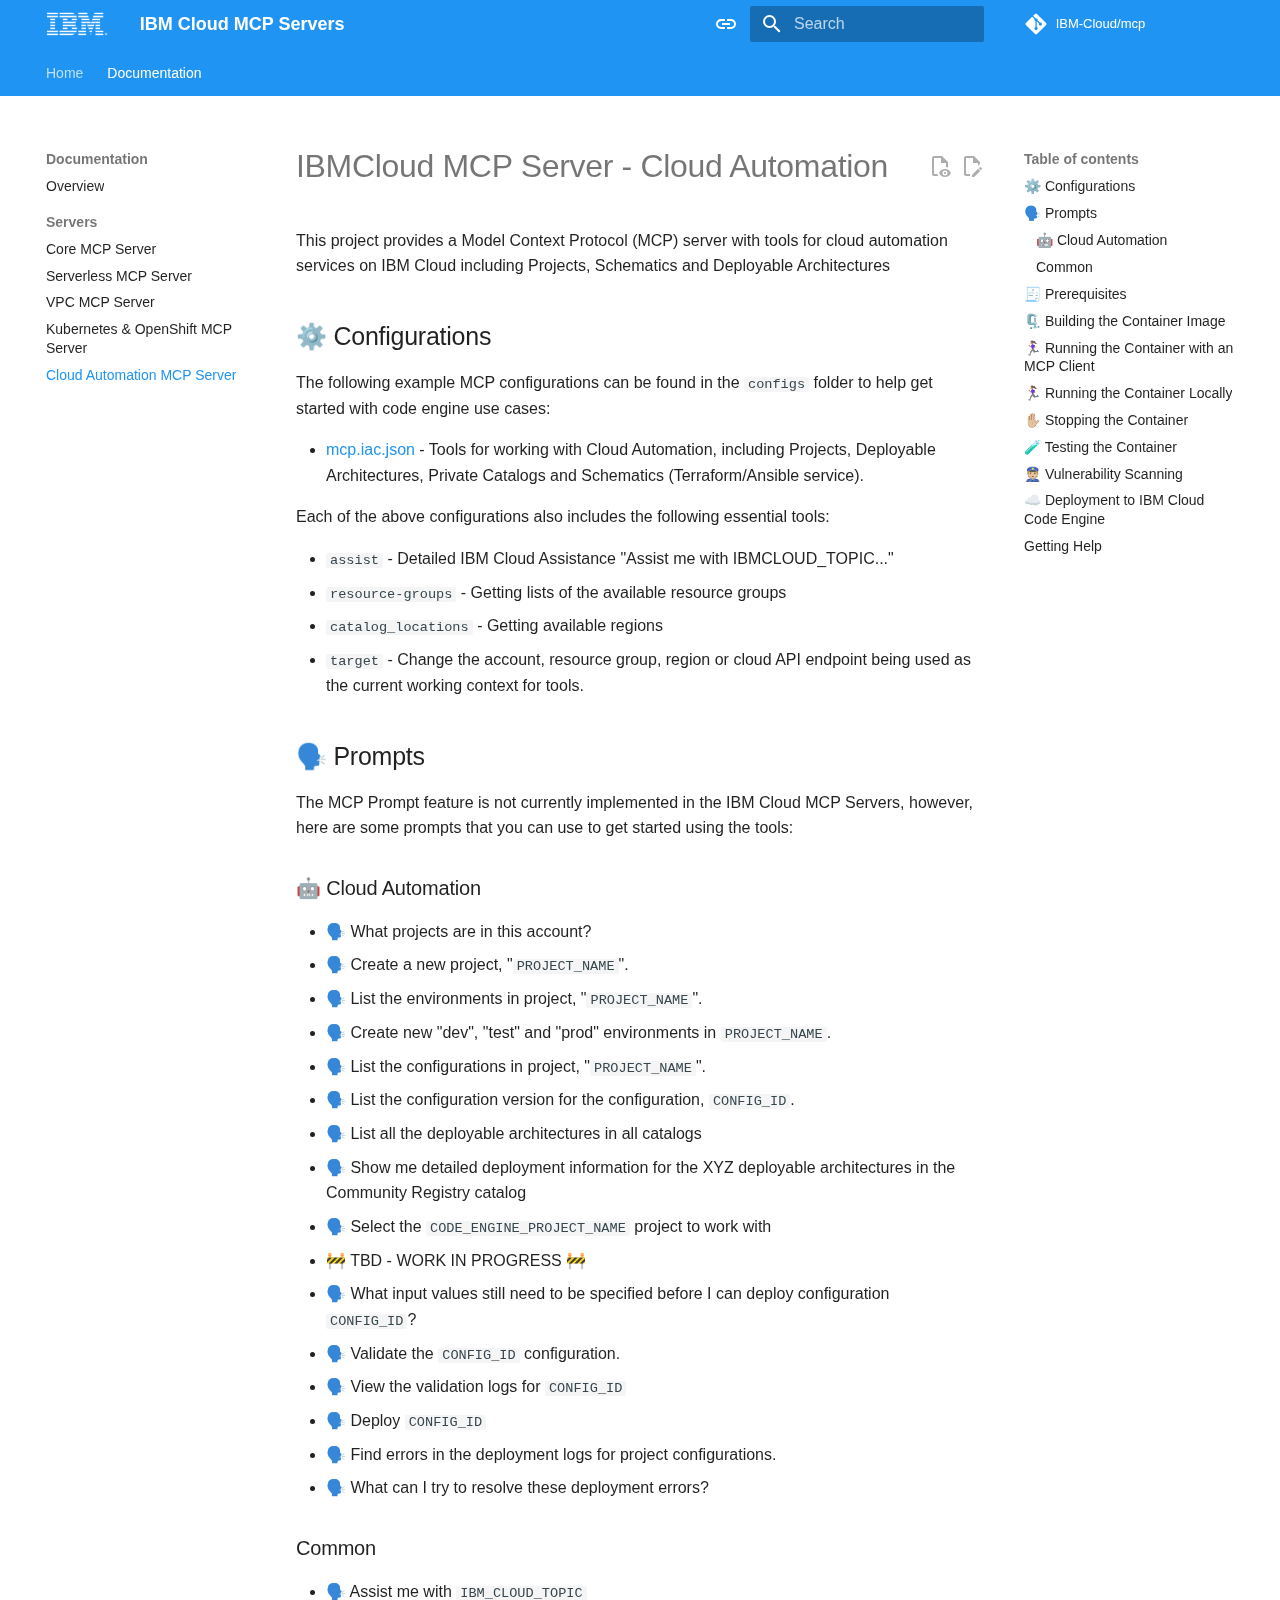
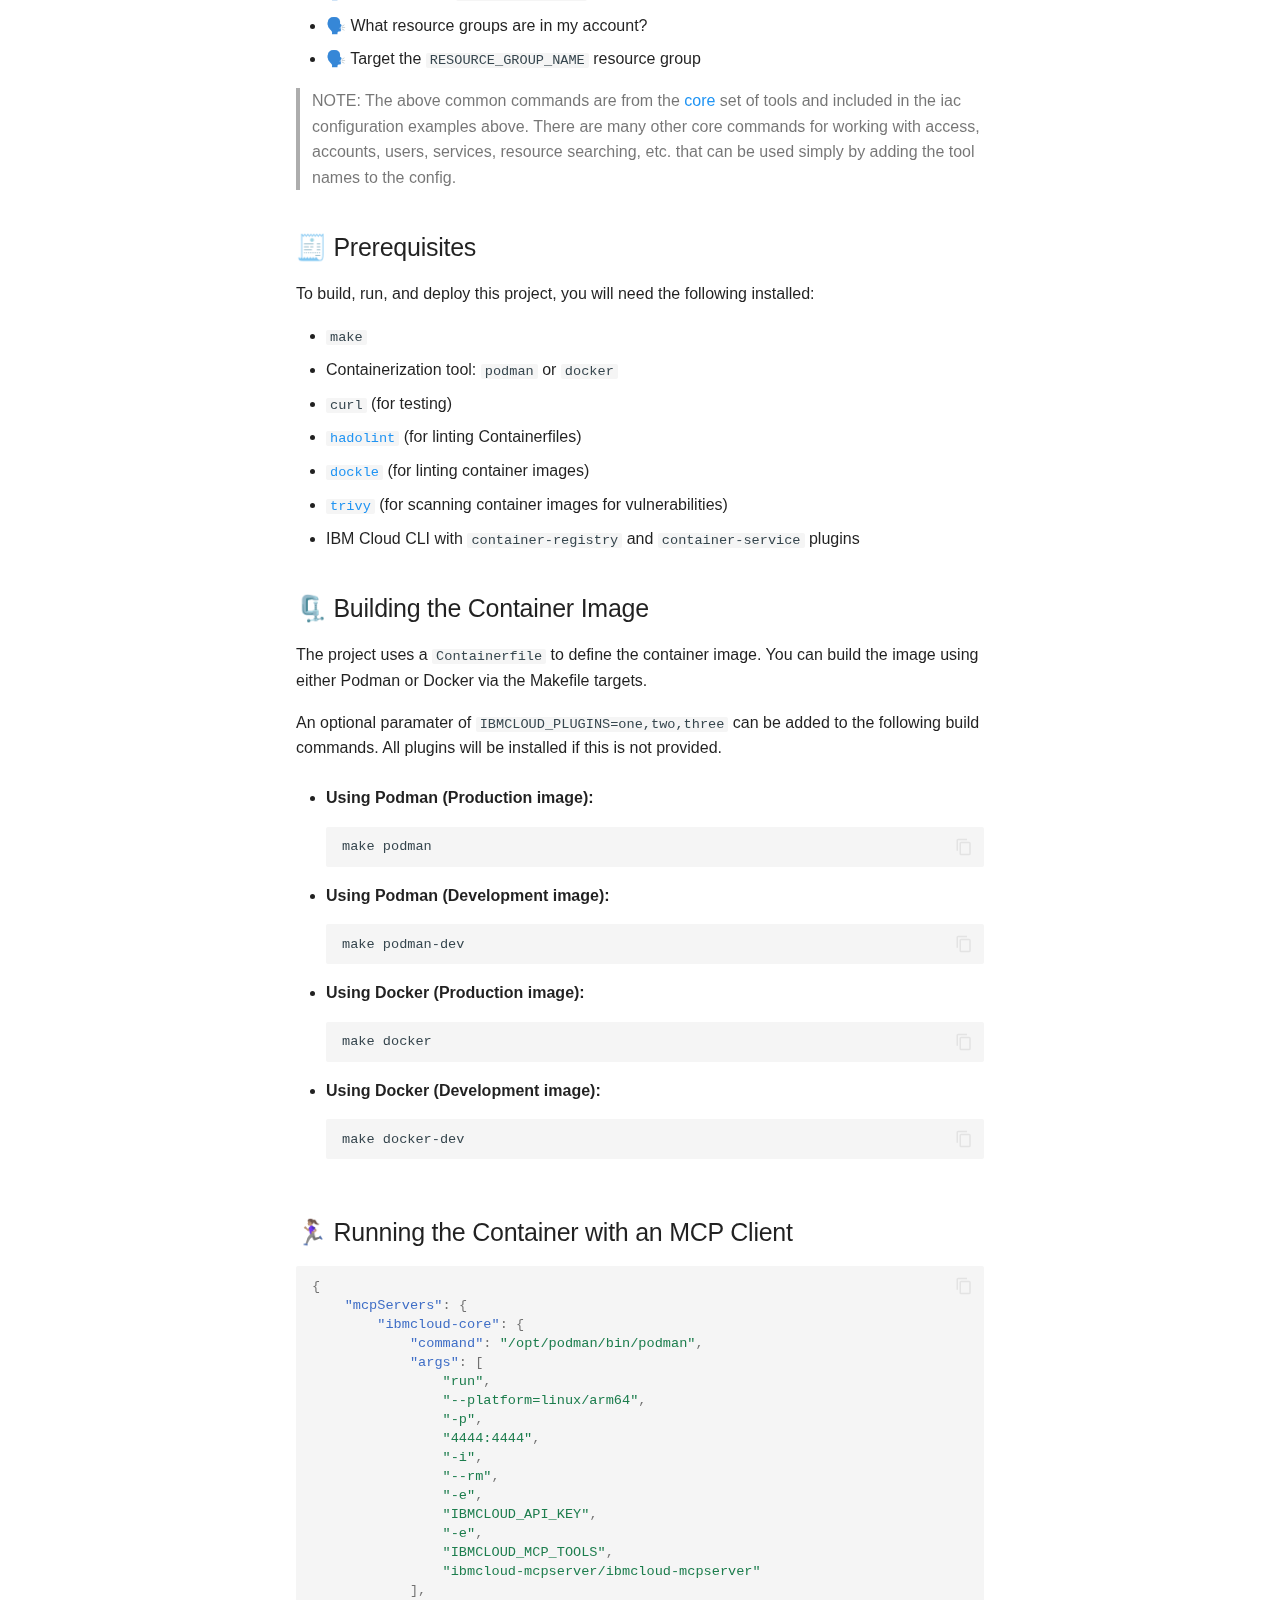
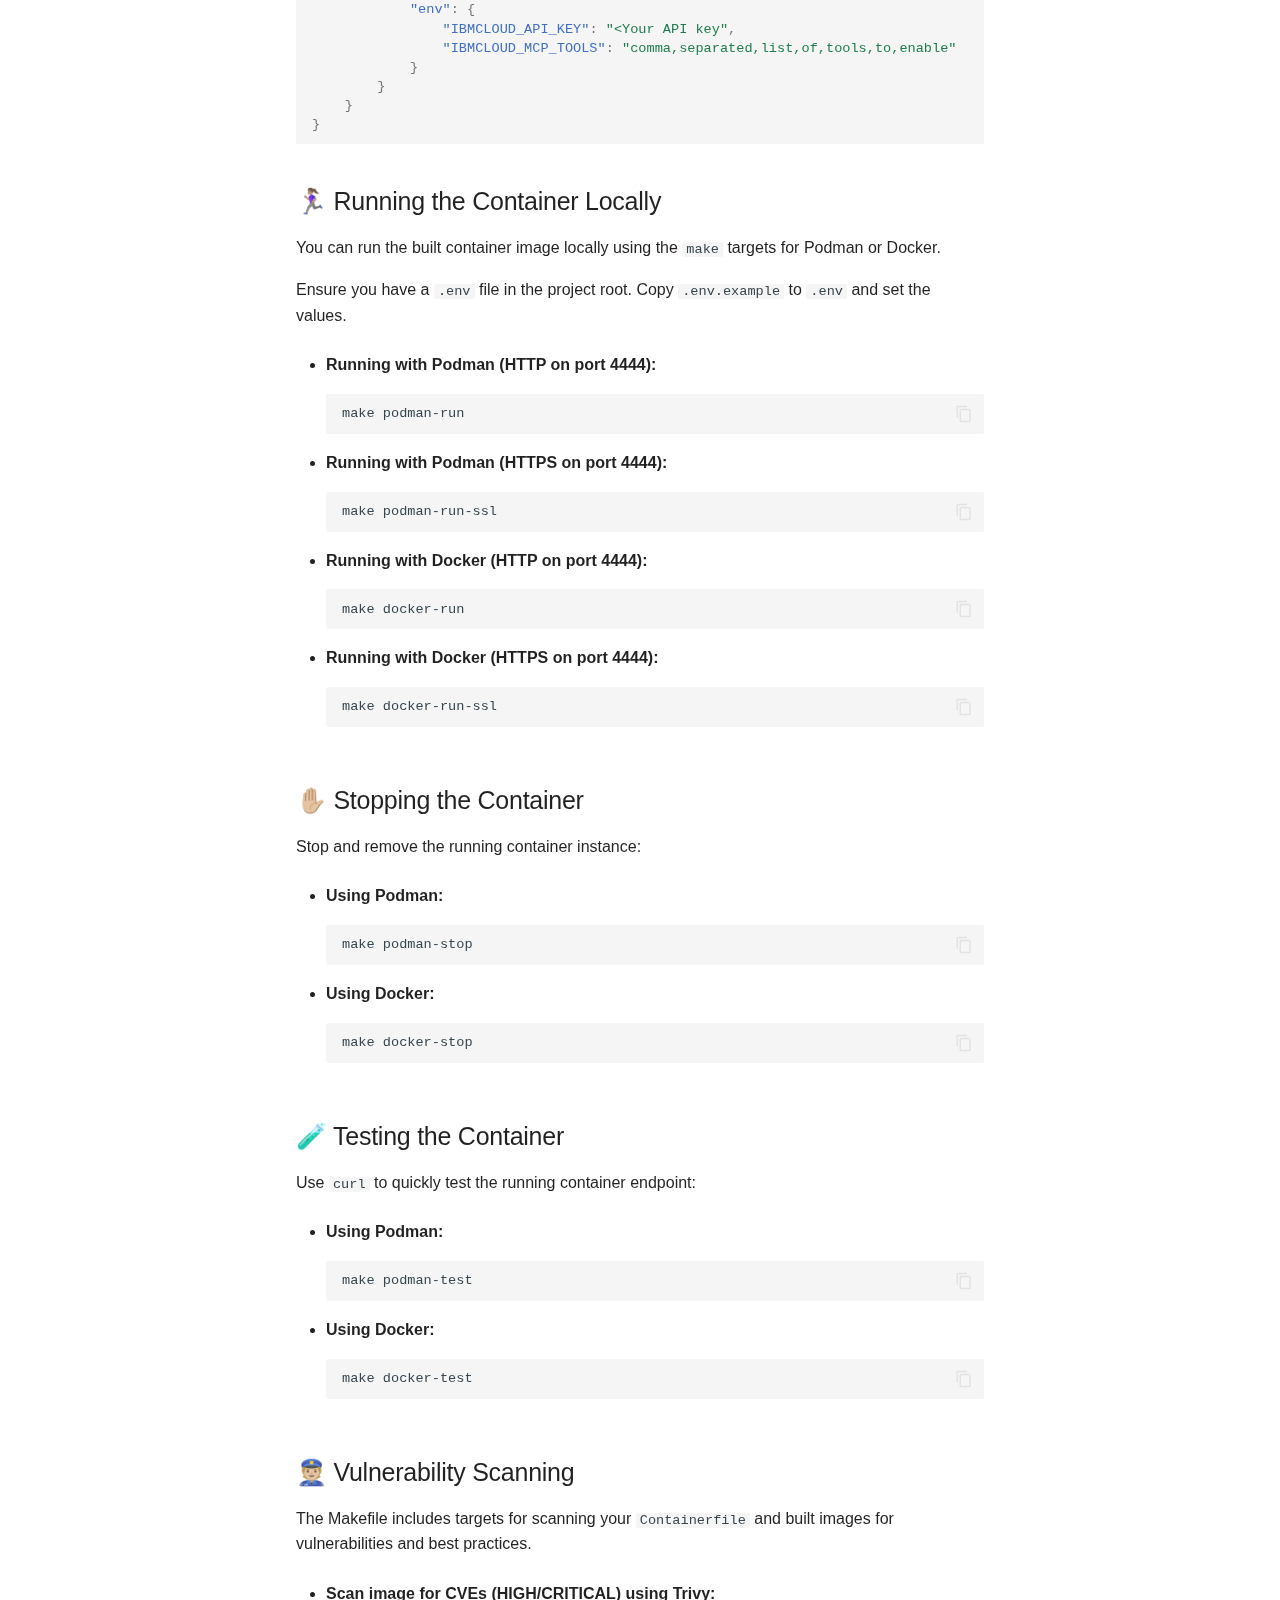
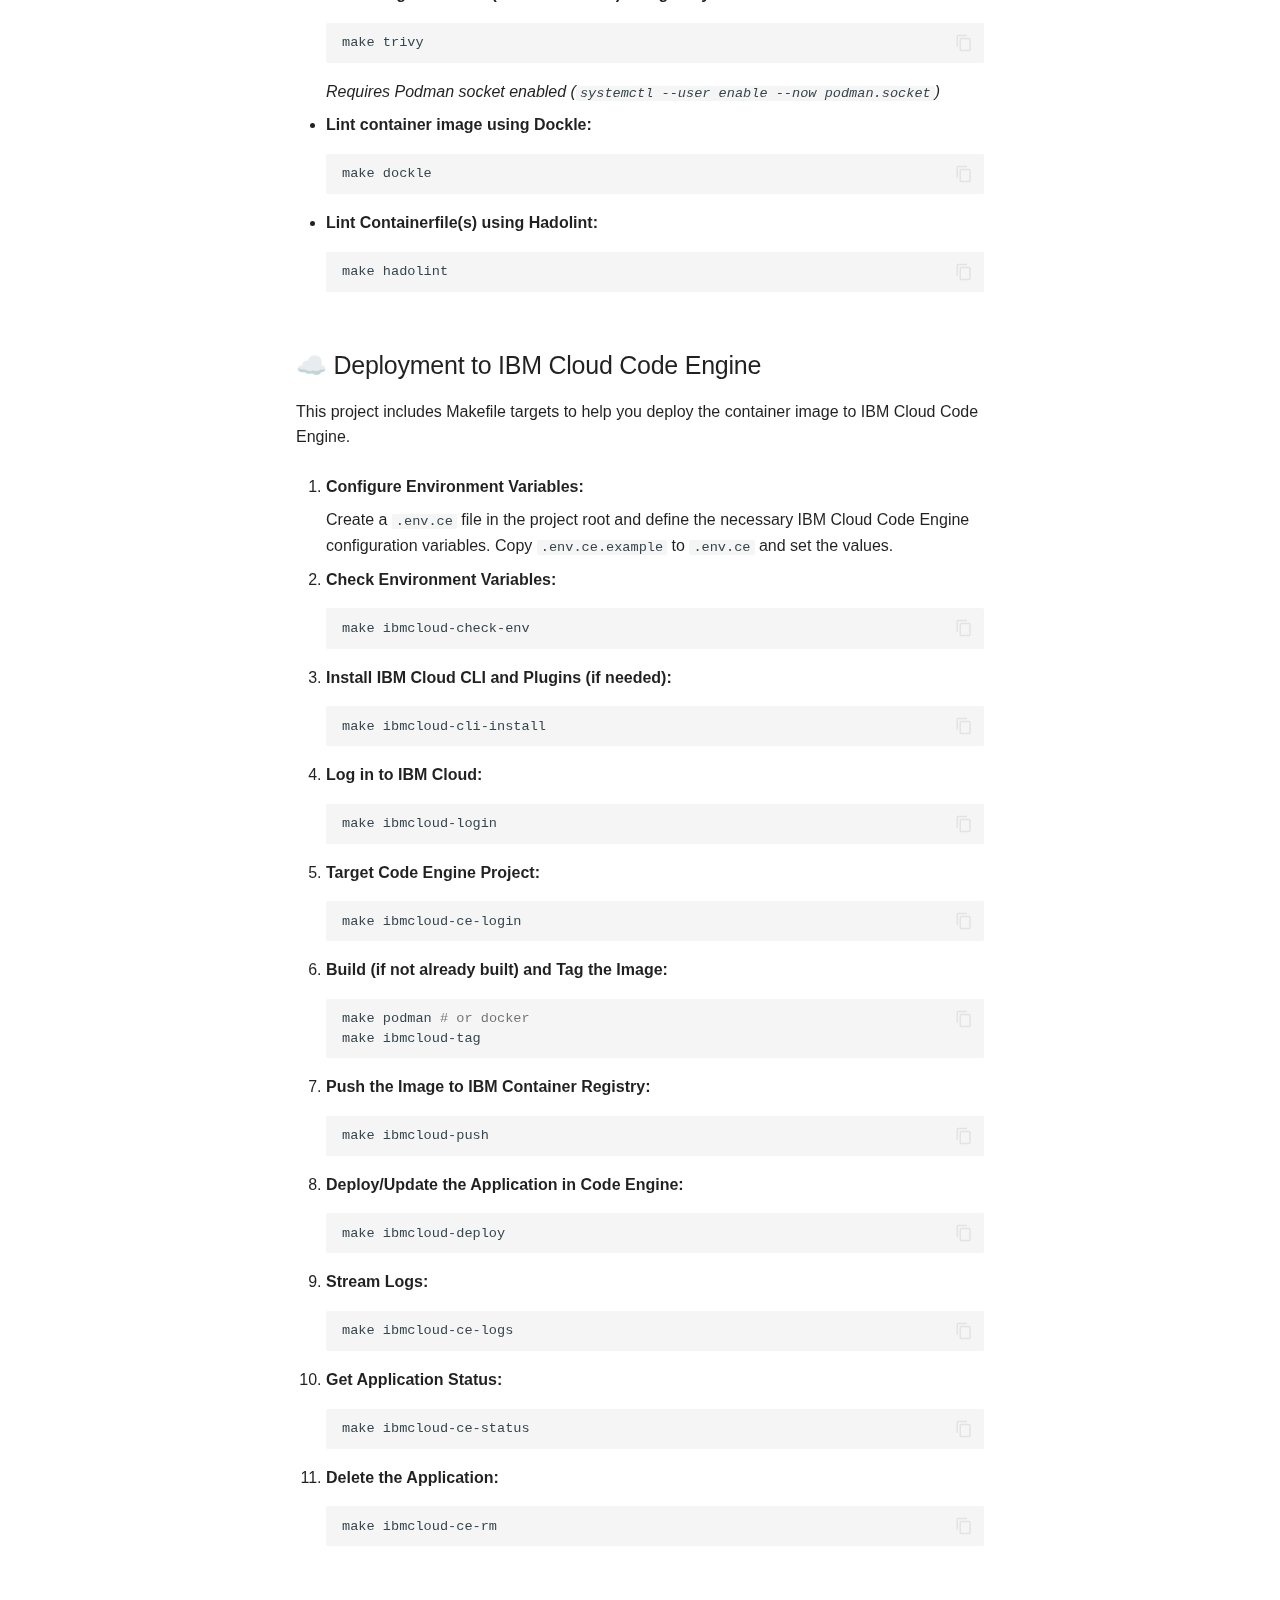
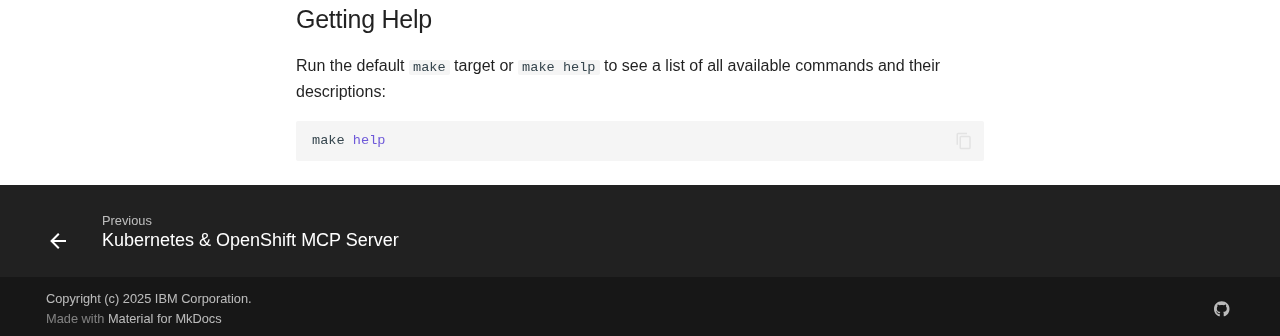
<file: servers/cloud-automation/index.html>
<!doctype html>
<html lang="en" class="no-js">
  <head>
    
      <meta charset="utf-8">
      <meta name="viewport" content="width=device-width,initial-scale=1">
      
        <meta name="description" content="IBM MCP Servers Documentation">
      
      
        <meta name="author" content="Maxim Shelepov">
      
      
        <link rel="canonical" href="https://pages.github.com/IBM-Cloud/mcp/servers/cloud-automation/">
      
      
        <link rel="prev" href="../kubernetes/">
      
      
      
      <link rel="icon" href="../../assets/images/favicon.png">
      <meta name="generator" content="mkdocs-1.6.1, mkdocs-material-9.6.15">
    
    
      
        <title>Cloud Automation MCP Server - IBM Cloud MCP Servers</title>
      
    
    
      <link rel="stylesheet" href="../../assets/stylesheets/main.342714a4.min.css">
      
        
        <link rel="stylesheet" href="../../assets/stylesheets/palette.06af60db.min.css">
      
      


    
    
      
    
    
      
    
    
    <script>__md_scope=new URL("../..",location),__md_hash=e=>[...e].reduce(((e,_)=>(e<<5)-e+_.charCodeAt(0)),0),__md_get=(e,_=localStorage,t=__md_scope)=>JSON.parse(_.getItem(t.pathname+"."+e)),__md_set=(e,_,t=localStorage,a=__md_scope)=>{try{t.setItem(a.pathname+"."+e,JSON.stringify(_))}catch(e){}}</script>
    
      

    
    
    
  </head>
  
  
    
    
      
    
    
    
    
    <body dir="ltr" data-md-color-scheme="default" data-md-color-primary="indigo" data-md-color-accent="indigo">
  
    
    <input class="md-toggle" data-md-toggle="drawer" type="checkbox" id="__drawer" autocomplete="off">
    <input class="md-toggle" data-md-toggle="search" type="checkbox" id="__search" autocomplete="off">
    <label class="md-overlay" for="__drawer"></label>
    <div data-md-component="skip">
      
        
        <a href="#ibmcloud-mcp-server-cloud-automation" class="md-skip">
          Skip to content
        </a>
      
    </div>
    <div data-md-component="announce">
      
    </div>
    
    
      

<header class="md-header" data-md-component="header">
  <nav class="md-header__inner md-grid" aria-label="Header">
    <a href="../.." title="IBM Cloud MCP Servers" class="md-header__button md-logo" aria-label="IBM Cloud MCP Servers" data-md-component="logo">
      
  <img src="../../assets/logo.png" alt="logo">

    </a>
    <label class="md-header__button md-icon" for="__drawer">
      
      <svg xmlns="http://www.w3.org/2000/svg" viewBox="0 0 24 24"><path d="M3 6h18v2H3zm0 5h18v2H3zm0 5h18v2H3z"/></svg>
    </label>
    <div class="md-header__title" data-md-component="header-title">
      <div class="md-header__ellipsis">
        <div class="md-header__topic">
          <span class="md-ellipsis">
            IBM Cloud MCP Servers
          </span>
        </div>
        <div class="md-header__topic" data-md-component="header-topic">
          <span class="md-ellipsis">
            
              Cloud Automation MCP Server
            
          </span>
        </div>
      </div>
    </div>
    
      
        <form class="md-header__option" data-md-component="palette">
  
    
    
    
    <input class="md-option" data-md-color-media="(prefers-color-scheme)" data-md-color-scheme="default" data-md-color-primary="indigo" data-md-color-accent="indigo"  aria-label="Switch to light mode"  type="radio" name="__palette" id="__palette_0">
    
      <label class="md-header__button md-icon" title="Switch to light mode" for="__palette_1" hidden>
        <svg xmlns="http://www.w3.org/2000/svg" viewBox="0 0 24 24"><path d="M3.9 12c0-1.71 1.39-3.1 3.1-3.1h4V7H7a5 5 0 0 0-5 5 5 5 0 0 0 5 5h4v-1.9H7c-1.71 0-3.1-1.39-3.1-3.1M8 13h8v-2H8zm9-6h-4v1.9h4c1.71 0 3.1 1.39 3.1 3.1s-1.39 3.1-3.1 3.1h-4V17h4a5 5 0 0 0 5-5 5 5 0 0 0-5-5"/></svg>
      </label>
    
  
    
    
    
    <input class="md-option" data-md-color-media="(prefers-color-scheme: light)" data-md-color-scheme="default" data-md-color-primary="blue" data-md-color-accent="blue"  aria-label="Switch to dark mode"  type="radio" name="__palette" id="__palette_1">
    
      <label class="md-header__button md-icon" title="Switch to dark mode" for="__palette_2" hidden>
        <svg xmlns="http://www.w3.org/2000/svg" viewBox="0 0 24 24"><path d="M12 2a7 7 0 0 0-7 7c0 2.38 1.19 4.47 3 5.74V17a1 1 0 0 0 1 1h6a1 1 0 0 0 1-1v-2.26c1.81-1.27 3-3.36 3-5.74a7 7 0 0 0-7-7M9 21a1 1 0 0 0 1 1h4a1 1 0 0 0 1-1v-1H9z"/></svg>
      </label>
    
  
    
    
    
    <input class="md-option" data-md-color-media="(prefers-color-scheme: dark)" data-md-color-scheme="slate" data-md-color-primary="black" data-md-color-accent="blue"  aria-label="Switch to system preference"  type="radio" name="__palette" id="__palette_2">
    
      <label class="md-header__button md-icon" title="Switch to system preference" for="__palette_0" hidden>
        <svg xmlns="http://www.w3.org/2000/svg" viewBox="0 0 24 24"><path d="M12 2a7 7 0 0 1 7 7c0 2.38-1.19 4.47-3 5.74V17a1 1 0 0 1-1 1H9a1 1 0 0 1-1-1v-2.26C6.19 13.47 5 11.38 5 9a7 7 0 0 1 7-7M9 21v-1h6v1a1 1 0 0 1-1 1h-4a1 1 0 0 1-1-1m3-17a5 5 0 0 0-5 5c0 2.05 1.23 3.81 3 4.58V16h4v-2.42c1.77-.77 3-2.53 3-4.58a5 5 0 0 0-5-5"/></svg>
      </label>
    
  
</form>
      
    
    
      <script>var palette=__md_get("__palette");if(palette&&palette.color){if("(prefers-color-scheme)"===palette.color.media){var media=matchMedia("(prefers-color-scheme: light)"),input=document.querySelector(media.matches?"[data-md-color-media='(prefers-color-scheme: light)']":"[data-md-color-media='(prefers-color-scheme: dark)']");palette.color.media=input.getAttribute("data-md-color-media"),palette.color.scheme=input.getAttribute("data-md-color-scheme"),palette.color.primary=input.getAttribute("data-md-color-primary"),palette.color.accent=input.getAttribute("data-md-color-accent")}for(var[key,value]of Object.entries(palette.color))document.body.setAttribute("data-md-color-"+key,value)}</script>
    
    
    
      
      
        <label class="md-header__button md-icon" for="__search">
          
          <svg xmlns="http://www.w3.org/2000/svg" viewBox="0 0 24 24"><path d="M9.5 3A6.5 6.5 0 0 1 16 9.5c0 1.61-.59 3.09-1.56 4.23l.27.27h.79l5 5-1.5 1.5-5-5v-.79l-.27-.27A6.52 6.52 0 0 1 9.5 16 6.5 6.5 0 0 1 3 9.5 6.5 6.5 0 0 1 9.5 3m0 2C7 5 5 7 5 9.5S7 14 9.5 14 14 12 14 9.5 12 5 9.5 5"/></svg>
        </label>
        <div class="md-search" data-md-component="search" role="dialog">
  <label class="md-search__overlay" for="__search"></label>
  <div class="md-search__inner" role="search">
    <form class="md-search__form" name="search">
      <input type="text" class="md-search__input" name="query" aria-label="Search" placeholder="Search" autocapitalize="off" autocorrect="off" autocomplete="off" spellcheck="false" data-md-component="search-query" required>
      <label class="md-search__icon md-icon" for="__search">
        
        <svg xmlns="http://www.w3.org/2000/svg" viewBox="0 0 24 24"><path d="M9.5 3A6.5 6.5 0 0 1 16 9.5c0 1.61-.59 3.09-1.56 4.23l.27.27h.79l5 5-1.5 1.5-5-5v-.79l-.27-.27A6.52 6.52 0 0 1 9.5 16 6.5 6.5 0 0 1 3 9.5 6.5 6.5 0 0 1 9.5 3m0 2C7 5 5 7 5 9.5S7 14 9.5 14 14 12 14 9.5 12 5 9.5 5"/></svg>
        
        <svg xmlns="http://www.w3.org/2000/svg" viewBox="0 0 24 24"><path d="M20 11v2H8l5.5 5.5-1.42 1.42L4.16 12l7.92-7.92L13.5 5.5 8 11z"/></svg>
      </label>
      <nav class="md-search__options" aria-label="Search">
        
          <a href="javascript:void(0)" class="md-search__icon md-icon" title="Share" aria-label="Share" data-clipboard data-clipboard-text="" data-md-component="search-share" tabindex="-1">
            
            <svg xmlns="http://www.w3.org/2000/svg" viewBox="0 0 24 24"><path d="M18 16.08c-.76 0-1.44.3-1.96.77L8.91 12.7c.05-.23.09-.46.09-.7s-.04-.47-.09-.7l7.05-4.11c.54.5 1.25.81 2.04.81a3 3 0 0 0 3-3 3 3 0 0 0-3-3 3 3 0 0 0-3 3c0 .24.04.47.09.7L8.04 9.81C7.5 9.31 6.79 9 6 9a3 3 0 0 0-3 3 3 3 0 0 0 3 3c.79 0 1.5-.31 2.04-.81l7.12 4.15c-.05.21-.08.43-.08.66 0 1.61 1.31 2.91 2.92 2.91s2.92-1.3 2.92-2.91A2.92 2.92 0 0 0 18 16.08"/></svg>
          </a>
        
        <button type="reset" class="md-search__icon md-icon" title="Clear" aria-label="Clear" tabindex="-1">
          
          <svg xmlns="http://www.w3.org/2000/svg" viewBox="0 0 24 24"><path d="M19 6.41 17.59 5 12 10.59 6.41 5 5 6.41 10.59 12 5 17.59 6.41 19 12 13.41 17.59 19 19 17.59 13.41 12z"/></svg>
        </button>
      </nav>
      
        <div class="md-search__suggest" data-md-component="search-suggest"></div>
      
    </form>
    <div class="md-search__output">
      <div class="md-search__scrollwrap" tabindex="0" data-md-scrollfix>
        <div class="md-search-result" data-md-component="search-result">
          <div class="md-search-result__meta">
            Initializing search
          </div>
          <ol class="md-search-result__list" role="presentation"></ol>
        </div>
      </div>
    </div>
  </div>
</div>
      
    
    
      <div class="md-header__source">
        <a href="https://github.com/IBM-Cloud/mcp" title="Go to repository" class="md-source" data-md-component="source">
  <div class="md-source__icon md-icon">
    
    <svg xmlns="http://www.w3.org/2000/svg" viewBox="0 0 448 512"><!--! Font Awesome Free 6.7.2 by @fontawesome - https://fontawesome.com License - https://fontawesome.com/license/free (Icons: CC BY 4.0, Fonts: SIL OFL 1.1, Code: MIT License) Copyright 2024 Fonticons, Inc.--><path d="M439.55 236.05 244 40.45a28.87 28.87 0 0 0-40.81 0l-40.66 40.63 51.52 51.52c27.06-9.14 52.68 16.77 43.39 43.68l49.66 49.66c34.23-11.8 61.18 31 35.47 56.69-26.49 26.49-70.21-2.87-56-37.34L240.22 199v121.85c25.3 12.54 22.26 41.85 9.08 55a34.34 34.34 0 0 1-48.55 0c-17.57-17.6-11.07-46.91 11.25-56v-123c-20.8-8.51-24.6-30.74-18.64-45L142.57 101 8.45 235.14a28.86 28.86 0 0 0 0 40.81l195.61 195.6a28.86 28.86 0 0 0 40.8 0l194.69-194.69a28.86 28.86 0 0 0 0-40.81"/></svg>
  </div>
  <div class="md-source__repository">
    IBM-Cloud/mcp
  </div>
</a>
      </div>
    
  </nav>
  
</header>
    
    <div class="md-container" data-md-component="container">
      
      
        
          
            
<nav class="md-tabs" aria-label="Tabs" data-md-component="tabs">
  <div class="md-grid">
    <ul class="md-tabs__list">
      
        
  
  
  
  
    <li class="md-tabs__item">
      <a href="../.." class="md-tabs__link">
        
  
  
    
  
  Home

      </a>
    </li>
  

      
        
  
  
  
    
  
  
    
    
      <li class="md-tabs__item md-tabs__item--active">
        <a href="../../overview/" class="md-tabs__link">
          
  
  
    
  
  Documentation

        </a>
      </li>
    
  

      
    </ul>
  </div>
</nav>
          
        
      
      <main class="md-main" data-md-component="main">
        <div class="md-main__inner md-grid">
          
            
              
              <div class="md-sidebar md-sidebar--primary" data-md-component="sidebar" data-md-type="navigation" >
                <div class="md-sidebar__scrollwrap">
                  <div class="md-sidebar__inner">
                    


  


<nav class="md-nav md-nav--primary md-nav--lifted" aria-label="Navigation" data-md-level="0">
  <label class="md-nav__title" for="__drawer">
    <a href="../.." title="IBM Cloud MCP Servers" class="md-nav__button md-logo" aria-label="IBM Cloud MCP Servers" data-md-component="logo">
      
  <img src="../../assets/logo.png" alt="logo">

    </a>
    IBM Cloud MCP Servers
  </label>
  
    <div class="md-nav__source">
      <a href="https://github.com/IBM-Cloud/mcp" title="Go to repository" class="md-source" data-md-component="source">
  <div class="md-source__icon md-icon">
    
    <svg xmlns="http://www.w3.org/2000/svg" viewBox="0 0 448 512"><!--! Font Awesome Free 6.7.2 by @fontawesome - https://fontawesome.com License - https://fontawesome.com/license/free (Icons: CC BY 4.0, Fonts: SIL OFL 1.1, Code: MIT License) Copyright 2024 Fonticons, Inc.--><path d="M439.55 236.05 244 40.45a28.87 28.87 0 0 0-40.81 0l-40.66 40.63 51.52 51.52c27.06-9.14 52.68 16.77 43.39 43.68l49.66 49.66c34.23-11.8 61.18 31 35.47 56.69-26.49 26.49-70.21-2.87-56-37.34L240.22 199v121.85c25.3 12.54 22.26 41.85 9.08 55a34.34 34.34 0 0 1-48.55 0c-17.57-17.6-11.07-46.91 11.25-56v-123c-20.8-8.51-24.6-30.74-18.64-45L142.57 101 8.45 235.14a28.86 28.86 0 0 0 0 40.81l195.61 195.6a28.86 28.86 0 0 0 40.8 0l194.69-194.69a28.86 28.86 0 0 0 0-40.81"/></svg>
  </div>
  <div class="md-source__repository">
    IBM-Cloud/mcp
  </div>
</a>
    </div>
  
  <ul class="md-nav__list" data-md-scrollfix>
    
      
      
  
  
  
  
    <li class="md-nav__item">
      <a href="../.." class="md-nav__link">
        
  
  
  <span class="md-ellipsis">
    Home
    
  </span>
  

      </a>
    </li>
  

    
      
      
  
  
    
  
  
  
    
    
      
        
      
        
      
    
    
    
      
        
        
      
      
        
      
    
    
    <li class="md-nav__item md-nav__item--active md-nav__item--section md-nav__item--nested">
      
        
        
        <input class="md-nav__toggle md-toggle " type="checkbox" id="__nav_2" checked>
        
          
          <label class="md-nav__link" for="__nav_2" id="__nav_2_label" tabindex="">
            
  
  
  <span class="md-ellipsis">
    Documentation
    
  </span>
  

            <span class="md-nav__icon md-icon"></span>
          </label>
        
        <nav class="md-nav" data-md-level="1" aria-labelledby="__nav_2_label" aria-expanded="true">
          <label class="md-nav__title" for="__nav_2">
            <span class="md-nav__icon md-icon"></span>
            Documentation
          </label>
          <ul class="md-nav__list" data-md-scrollfix>
            
              
                
  
  
  
  
    <li class="md-nav__item">
      <a href="../../overview/" class="md-nav__link">
        
  
  
  <span class="md-ellipsis">
    Overview
    
  </span>
  

      </a>
    </li>
  

              
            
              
                
  
  
    
  
  
  
    
    
      
        
      
        
      
        
      
        
      
        
      
    
    
    
      
      
        
          
          
        
      
    
    
    <li class="md-nav__item md-nav__item--active md-nav__item--section md-nav__item--nested">
      
        
        
        <input class="md-nav__toggle md-toggle " type="checkbox" id="__nav_2_2" checked>
        
          
          <label class="md-nav__link" for="__nav_2_2" id="__nav_2_2_label" tabindex="">
            
  
  
  <span class="md-ellipsis">
    Servers
    
  </span>
  

            <span class="md-nav__icon md-icon"></span>
          </label>
        
        <nav class="md-nav" data-md-level="2" aria-labelledby="__nav_2_2_label" aria-expanded="true">
          <label class="md-nav__title" for="__nav_2_2">
            <span class="md-nav__icon md-icon"></span>
            Servers
          </label>
          <ul class="md-nav__list" data-md-scrollfix>
            
              
                
  
  
  
  
    <li class="md-nav__item">
      <a href="../core/" class="md-nav__link">
        
  
  
  <span class="md-ellipsis">
    Core MCP Server
    
  </span>
  

      </a>
    </li>
  

              
            
              
                
  
  
  
  
    <li class="md-nav__item">
      <a href="../serverless/" class="md-nav__link">
        
  
  
  <span class="md-ellipsis">
    Serverless MCP Server
    
  </span>
  

      </a>
    </li>
  

              
            
              
                
  
  
  
  
    <li class="md-nav__item">
      <a href="../vpc/" class="md-nav__link">
        
  
  
  <span class="md-ellipsis">
    VPC MCP Server
    
  </span>
  

      </a>
    </li>
  

              
            
              
                
  
  
  
  
    <li class="md-nav__item">
      <a href="../kubernetes/" class="md-nav__link">
        
  
  
  <span class="md-ellipsis">
    Kubernetes & OpenShift MCP Server
    
  </span>
  

      </a>
    </li>
  

              
            
              
                
  
  
    
  
  
  
    <li class="md-nav__item md-nav__item--active">
      
      <input class="md-nav__toggle md-toggle" type="checkbox" id="__toc">
      
      
        
      
      
        <label class="md-nav__link md-nav__link--active" for="__toc">
          
  
  
  <span class="md-ellipsis">
    Cloud Automation MCP Server
    
  </span>
  

          <span class="md-nav__icon md-icon"></span>
        </label>
      
      <a href="./" class="md-nav__link md-nav__link--active">
        
  
  
  <span class="md-ellipsis">
    Cloud Automation MCP Server
    
  </span>
  

      </a>
      
        

<nav class="md-nav md-nav--secondary" aria-label="Table of contents">
  
  
  
    
  
  
    <label class="md-nav__title" for="__toc">
      <span class="md-nav__icon md-icon"></span>
      Table of contents
    </label>
    <ul class="md-nav__list" data-md-component="toc" data-md-scrollfix>
      
        <li class="md-nav__item">
  <a href="#configurations" class="md-nav__link">
    <span class="md-ellipsis">
      ⚙️ Configurations
    </span>
  </a>
  
</li>
      
        <li class="md-nav__item">
  <a href="#prompts" class="md-nav__link">
    <span class="md-ellipsis">
      🗣️ Prompts
    </span>
  </a>
  
    <nav class="md-nav" aria-label="🗣️ Prompts">
      <ul class="md-nav__list">
        
          <li class="md-nav__item">
  <a href="#cloud-automation" class="md-nav__link">
    <span class="md-ellipsis">
      🤖 Cloud Automation
    </span>
  </a>
  
</li>
        
          <li class="md-nav__item">
  <a href="#common" class="md-nav__link">
    <span class="md-ellipsis">
      Common
    </span>
  </a>
  
</li>
        
      </ul>
    </nav>
  
</li>
      
        <li class="md-nav__item">
  <a href="#prerequisites" class="md-nav__link">
    <span class="md-ellipsis">
      🧾 Prerequisites
    </span>
  </a>
  
</li>
      
        <li class="md-nav__item">
  <a href="#building-the-container-image" class="md-nav__link">
    <span class="md-ellipsis">
      🗜️ Building the Container Image
    </span>
  </a>
  
</li>
      
        <li class="md-nav__item">
  <a href="#running-the-container-with-an-mcp-client" class="md-nav__link">
    <span class="md-ellipsis">
      🏃🏽‍♀️ Running the Container with an MCP Client
    </span>
  </a>
  
</li>
      
        <li class="md-nav__item">
  <a href="#running-the-container-locally" class="md-nav__link">
    <span class="md-ellipsis">
      🏃🏽‍♀️ Running the Container Locally
    </span>
  </a>
  
</li>
      
        <li class="md-nav__item">
  <a href="#stopping-the-container" class="md-nav__link">
    <span class="md-ellipsis">
      ✋🏼 Stopping the Container
    </span>
  </a>
  
</li>
      
        <li class="md-nav__item">
  <a href="#testing-the-container" class="md-nav__link">
    <span class="md-ellipsis">
      🧪 Testing the Container
    </span>
  </a>
  
</li>
      
        <li class="md-nav__item">
  <a href="#vulnerability-scanning" class="md-nav__link">
    <span class="md-ellipsis">
      👮🏼 Vulnerability Scanning
    </span>
  </a>
  
</li>
      
        <li class="md-nav__item">
  <a href="#deployment-to-ibm-cloud-code-engine" class="md-nav__link">
    <span class="md-ellipsis">
      ☁️ Deployment to IBM Cloud Code Engine
    </span>
  </a>
  
</li>
      
        <li class="md-nav__item">
  <a href="#getting-help" class="md-nav__link">
    <span class="md-ellipsis">
      Getting Help
    </span>
  </a>
  
</li>
      
    </ul>
  
</nav>
      
    </li>
  

              
            
          </ul>
        </nav>
      
    </li>
  

              
            
          </ul>
        </nav>
      
    </li>
  

    
  </ul>
</nav>
                  </div>
                </div>
              </div>
            
            
              
              <div class="md-sidebar md-sidebar--secondary" data-md-component="sidebar" data-md-type="toc" >
                <div class="md-sidebar__scrollwrap">
                  <div class="md-sidebar__inner">
                    

<nav class="md-nav md-nav--secondary" aria-label="Table of contents">
  
  
  
    
  
  
    <label class="md-nav__title" for="__toc">
      <span class="md-nav__icon md-icon"></span>
      Table of contents
    </label>
    <ul class="md-nav__list" data-md-component="toc" data-md-scrollfix>
      
        <li class="md-nav__item">
  <a href="#configurations" class="md-nav__link">
    <span class="md-ellipsis">
      ⚙️ Configurations
    </span>
  </a>
  
</li>
      
        <li class="md-nav__item">
  <a href="#prompts" class="md-nav__link">
    <span class="md-ellipsis">
      🗣️ Prompts
    </span>
  </a>
  
    <nav class="md-nav" aria-label="🗣️ Prompts">
      <ul class="md-nav__list">
        
          <li class="md-nav__item">
  <a href="#cloud-automation" class="md-nav__link">
    <span class="md-ellipsis">
      🤖 Cloud Automation
    </span>
  </a>
  
</li>
        
          <li class="md-nav__item">
  <a href="#common" class="md-nav__link">
    <span class="md-ellipsis">
      Common
    </span>
  </a>
  
</li>
        
      </ul>
    </nav>
  
</li>
      
        <li class="md-nav__item">
  <a href="#prerequisites" class="md-nav__link">
    <span class="md-ellipsis">
      🧾 Prerequisites
    </span>
  </a>
  
</li>
      
        <li class="md-nav__item">
  <a href="#building-the-container-image" class="md-nav__link">
    <span class="md-ellipsis">
      🗜️ Building the Container Image
    </span>
  </a>
  
</li>
      
        <li class="md-nav__item">
  <a href="#running-the-container-with-an-mcp-client" class="md-nav__link">
    <span class="md-ellipsis">
      🏃🏽‍♀️ Running the Container with an MCP Client
    </span>
  </a>
  
</li>
      
        <li class="md-nav__item">
  <a href="#running-the-container-locally" class="md-nav__link">
    <span class="md-ellipsis">
      🏃🏽‍♀️ Running the Container Locally
    </span>
  </a>
  
</li>
      
        <li class="md-nav__item">
  <a href="#stopping-the-container" class="md-nav__link">
    <span class="md-ellipsis">
      ✋🏼 Stopping the Container
    </span>
  </a>
  
</li>
      
        <li class="md-nav__item">
  <a href="#testing-the-container" class="md-nav__link">
    <span class="md-ellipsis">
      🧪 Testing the Container
    </span>
  </a>
  
</li>
      
        <li class="md-nav__item">
  <a href="#vulnerability-scanning" class="md-nav__link">
    <span class="md-ellipsis">
      👮🏼 Vulnerability Scanning
    </span>
  </a>
  
</li>
      
        <li class="md-nav__item">
  <a href="#deployment-to-ibm-cloud-code-engine" class="md-nav__link">
    <span class="md-ellipsis">
      ☁️ Deployment to IBM Cloud Code Engine
    </span>
  </a>
  
</li>
      
        <li class="md-nav__item">
  <a href="#getting-help" class="md-nav__link">
    <span class="md-ellipsis">
      Getting Help
    </span>
  </a>
  
</li>
      
    </ul>
  
</nav>
                  </div>
                </div>
              </div>
            
          
          
            <div class="md-content" data-md-component="content">
              <article class="md-content__inner md-typeset">
                
                  


  
    <a href="https://github.com/IBM-Cloud/mcp/edit/main/docs/docs/servers/cloud-automation.md" title="Edit this page" class="md-content__button md-icon" rel="edit">
      
      <svg xmlns="http://www.w3.org/2000/svg" viewBox="0 0 24 24"><path d="M10 20H6V4h7v5h5v3.1l2-2V8l-6-6H6c-1.1 0-2 .9-2 2v16c0 1.1.9 2 2 2h4zm10.2-7c.1 0 .3.1.4.2l1.3 1.3c.2.2.2.6 0 .8l-1 1-2.1-2.1 1-1c.1-.1.2-.2.4-.2m0 3.9L14.1 23H12v-2.1l6.1-6.1z"/></svg>
    </a>
  
  
    
      
    
    <a href="https://github.com/IBM-Cloud/mcp/raw/main/docs/docs/servers/cloud-automation.md" title="View source of this page" class="md-content__button md-icon">
      
      <svg xmlns="http://www.w3.org/2000/svg" viewBox="0 0 24 24"><path d="M17 18c.56 0 1 .44 1 1s-.44 1-1 1-1-.44-1-1 .44-1 1-1m0-3c-2.73 0-5.06 1.66-6 4 .94 2.34 3.27 4 6 4s5.06-1.66 6-4c-.94-2.34-3.27-4-6-4m0 6.5a2.5 2.5 0 0 1-2.5-2.5 2.5 2.5 0 0 1 2.5-2.5 2.5 2.5 0 0 1 2.5 2.5 2.5 2.5 0 0 1-2.5 2.5M9.27 20H6V4h7v5h5v4.07c.7.08 1.36.25 2 .49V8l-6-6H6a2 2 0 0 0-2 2v16a2 2 0 0 0 2 2h4.5a8.2 8.2 0 0 1-1.23-2"/></svg>
    </a>
  


<h1 id="ibmcloud-mcp-server-cloud-automation">IBMCloud MCP Server - Cloud Automation</h1>
<p>This project provides a Model Context Protocol (MCP) server with tools for cloud automation services on IBM Cloud including Projects, Schematics and Deployable Architectures</p>
<h2 id="configurations">⚙️ Configurations</h2>
<p>The following example MCP configurations can be found in the <code>configs</code> folder to help get started with code engine use cases:</p>
<ul>
<li><a href="https://github.com/IBM-Cloud/ibmcloud-mcp-server/blob/main/src/cloud-automation/configs/mcp.iac.json">mcp.iac.json</a> - Tools for working with Cloud Automation, including Projects, Deployable Architectures, Private Catalogs and Schematics (Terraform/Ansible service).</li>
</ul>
<p>Each of the above configurations also includes the following essential tools:</p>
<ul>
<li><code>assist</code> - Detailed IBM Cloud Assistance "Assist me with IBMCLOUD_TOPIC..."</li>
<li><code>resource-groups</code> - Getting lists of the available resource groups</li>
<li><code>catalog_locations</code> - Getting available regions</li>
<li><code>target</code> - Change the account, resource group, region or cloud API endpoint being used as the current working context for tools.</li>
</ul>
<h2 id="prompts">🗣️ Prompts</h2>
<p>The MCP Prompt feature is not currently implemented in the IBM Cloud MCP Servers, however, here are some prompts that you can 
use to get started using the tools:</p>
<h3 id="cloud-automation">🤖 Cloud Automation</h3>
<ul>
<li>🗣️ What projects are in this account?</li>
<li>🗣️ Create a new project, "<code>PROJECT_NAME</code>".</li>
<li>🗣️ List the environments in project, "<code>PROJECT_NAME</code>".</li>
<li>🗣️ Create new "dev", "test" and "prod" environments in <code>PROJECT_NAME</code>.</li>
<li>🗣️ List the configurations in project, "<code>PROJECT_NAME</code>".</li>
<li>🗣️ List the configuration version for the configuration, <code>CONFIG_ID</code>.</li>
<li>🗣️ List all the deployable architectures in all catalogs</li>
<li>🗣️ Show me detailed deployment information for the XYZ deployable architectures in the Community Registry catalog</li>
<li>
<p>🗣️ Select the <code>CODE_ENGINE_PROJECT_NAME</code> project to work with</p>
</li>
<li>
<p>🚧 TBD - WORK IN PROGRESS 🚧 </p>
</li>
<li>🗣️ What input values still need to be specified before I can deploy configuration <code>CONFIG_ID</code>?</li>
<li>🗣️ Validate the <code>CONFIG_ID</code> configuration.</li>
<li>🗣️ View the validation logs for <code>CONFIG_ID</code></li>
<li>🗣️ Deploy <code>CONFIG_ID</code></li>
<li>🗣️ Find errors in the deployment logs for project configurations.</li>
<li>🗣️ What can I try to resolve these deployment errors?</li>
</ul>
<h3 id="common">Common</h3>
<ul>
<li>🗣️ Assist me with <code>IBM_CLOUD_TOPIC</code></li>
<li>🗣️ What resource groups are in my account?</li>
<li>🗣️ Target the <code>RESOURCE_GROUP_NAME</code> resource group</li>
</ul>
<blockquote>
<p>NOTE: The above common commands are from the <a href="servers/core.md">core</a> set of tools and included in the iac configuration examples above.  There are many other core commands for working with access, accounts, users, services, resource searching, etc. that can be used simply by adding the tool names to the config.</p>
</blockquote>
<h2 id="prerequisites">🧾 Prerequisites</h2>
<p>To build, run, and deploy this project, you will need the following installed:</p>
<ul>
<li><code>make</code></li>
<li>Containerization tool: <code>podman</code> or <code>docker</code></li>
<li><code>curl</code> (for testing)</li>
<li><a href="https://github.com/hadolint/hadolint?tab=readme-ov-file#install"><code>hadolint</code></a> (for linting Containerfiles)</li>
<li><a href="https://github.com/goodwithtech/dockle"><code>dockle</code></a> (for linting container images)</li>
<li><a href="https://trivy.dev/v0.60/getting-started/installation/"><code>trivy</code></a> (for scanning container images for vulnerabilities)</li>
<li>IBM Cloud CLI with <code>container-registry</code> and <code>container-service</code> plugins</li>
</ul>
<h2 id="building-the-container-image">🗜️ Building the Container Image</h2>
<p>The project uses a <code>Containerfile</code> to define the container image. You can build the image using either Podman or Docker via the Makefile targets.</p>
<p>An optional paramater of <code>IBMCLOUD_PLUGINS=one,two,three</code> can be added to the following build commands. All plugins will be installed if this is not provided.</p>
<ul>
<li>
<p><strong>Using Podman (Production image):</strong></p>
<div class="highlight"><pre><span></span><code>make<span class="w"> </span>podman
</code></pre></div>
</li>
<li>
<p><strong>Using Podman (Development image):</strong></p>
<div class="highlight"><pre><span></span><code>make<span class="w"> </span>podman-dev
</code></pre></div>
</li>
<li>
<p><strong>Using Docker (Production image):</strong></p>
<div class="highlight"><pre><span></span><code>make<span class="w"> </span>docker
</code></pre></div>
</li>
<li>
<p><strong>Using Docker (Development image):</strong></p>
<div class="highlight"><pre><span></span><code>make<span class="w"> </span>docker-dev
</code></pre></div>
</li>
</ul>
<h2 id="running-the-container-with-an-mcp-client">🏃🏽‍♀️ Running the Container with an MCP Client</h2>
<div class="highlight"><pre><span></span><code><span class="p">{</span>
<span class="w">    </span><span class="nt">&quot;mcpServers&quot;</span><span class="p">:</span><span class="w"> </span><span class="p">{</span>
<span class="w">        </span><span class="nt">&quot;ibmcloud-core&quot;</span><span class="p">:</span><span class="w"> </span><span class="p">{</span>
<span class="w">            </span><span class="nt">&quot;command&quot;</span><span class="p">:</span><span class="w"> </span><span class="s2">&quot;/opt/podman/bin/podman&quot;</span><span class="p">,</span>
<span class="w">            </span><span class="nt">&quot;args&quot;</span><span class="p">:</span><span class="w"> </span><span class="p">[</span>
<span class="w">                </span><span class="s2">&quot;run&quot;</span><span class="p">,</span>
<span class="w">                </span><span class="s2">&quot;--platform=linux/arm64&quot;</span><span class="p">,</span>
<span class="w">                </span><span class="s2">&quot;-p&quot;</span><span class="p">,</span>
<span class="w">                </span><span class="s2">&quot;4444:4444&quot;</span><span class="p">,</span>
<span class="w">                </span><span class="s2">&quot;-i&quot;</span><span class="p">,</span>
<span class="w">                </span><span class="s2">&quot;--rm&quot;</span><span class="p">,</span>
<span class="w">                </span><span class="s2">&quot;-e&quot;</span><span class="p">,</span>
<span class="w">                </span><span class="s2">&quot;IBMCLOUD_API_KEY&quot;</span><span class="p">,</span>
<span class="w">                </span><span class="s2">&quot;-e&quot;</span><span class="p">,</span>
<span class="w">                </span><span class="s2">&quot;IBMCLOUD_MCP_TOOLS&quot;</span><span class="p">,</span>
<span class="w">                </span><span class="s2">&quot;ibmcloud-mcpserver/ibmcloud-mcpserver&quot;</span>
<span class="w">            </span><span class="p">],</span>
<span class="w">            </span><span class="nt">&quot;env&quot;</span><span class="p">:</span><span class="w"> </span><span class="p">{</span>
<span class="w">                </span><span class="nt">&quot;IBMCLOUD_API_KEY&quot;</span><span class="p">:</span><span class="w"> </span><span class="s2">&quot;&lt;Your API key&quot;</span><span class="p">,</span>
<span class="w">                </span><span class="nt">&quot;IBMCLOUD_MCP_TOOLS&quot;</span><span class="p">:</span><span class="w"> </span><span class="s2">&quot;comma,separated,list,of,tools,to,enable&quot;</span>
<span class="w">            </span><span class="p">}</span>
<span class="w">        </span><span class="p">}</span>
<span class="w">    </span><span class="p">}</span>
<span class="p">}</span>
</code></pre></div>
<h2 id="running-the-container-locally">🏃🏽‍♀️ Running the Container Locally</h2>
<p>You can run the built container image locally using the <code>make</code> targets for Podman or Docker.</p>
<p>Ensure you have a <code>.env</code> file in the project root. Copy <code>.env.example</code> to <code>.env</code> and set the values.</p>
<ul>
<li>
<p><strong>Running with Podman (HTTP on port 4444):</strong></p>
<div class="highlight"><pre><span></span><code>make<span class="w"> </span>podman-run
</code></pre></div>
</li>
<li>
<p><strong>Running with Podman (HTTPS on port 4444):</strong></p>
<div class="highlight"><pre><span></span><code>make<span class="w"> </span>podman-run-ssl
</code></pre></div>
</li>
<li>
<p><strong>Running with Docker (HTTP on port 4444):</strong></p>
<div class="highlight"><pre><span></span><code>make<span class="w"> </span>docker-run
</code></pre></div>
</li>
<li>
<p><strong>Running with Docker (HTTPS on port 4444):</strong></p>
<div class="highlight"><pre><span></span><code>make<span class="w"> </span>docker-run-ssl
</code></pre></div>
</li>
</ul>
<h2 id="stopping-the-container">✋🏼 Stopping the Container</h2>
<p>Stop and remove the running container instance:</p>
<ul>
<li>
<p><strong>Using Podman:</strong></p>
<div class="highlight"><pre><span></span><code>make<span class="w"> </span>podman-stop
</code></pre></div>
</li>
<li>
<p><strong>Using Docker:</strong></p>
<div class="highlight"><pre><span></span><code>make<span class="w"> </span>docker-stop
</code></pre></div>
</li>
</ul>
<h2 id="testing-the-container">🧪 Testing the Container</h2>
<p>Use <code>curl</code> to quickly test the running container endpoint:</p>
<ul>
<li>
<p><strong>Using Podman:</strong></p>
<div class="highlight"><pre><span></span><code>make<span class="w"> </span>podman-test
</code></pre></div>
</li>
<li>
<p><strong>Using Docker:</strong></p>
<div class="highlight"><pre><span></span><code>make<span class="w"> </span>docker-test
</code></pre></div>
</li>
</ul>
<h2 id="vulnerability-scanning">👮🏼 Vulnerability Scanning</h2>
<p>The Makefile includes targets for scanning your <code>Containerfile</code> and built images for vulnerabilities and best practices.</p>
<ul>
<li>
<p><strong>Scan image for CVEs (HIGH/CRITICAL) using Trivy:</strong></p>
<div class="highlight"><pre><span></span><code>make<span class="w"> </span>trivy
</code></pre></div>
<p><em>Requires Podman socket enabled (<code>systemctl --user enable --now podman.socket</code>)</em></p>
</li>
<li>
<p><strong>Lint container image using Dockle:</strong></p>
<div class="highlight"><pre><span></span><code>make<span class="w"> </span>dockle
</code></pre></div>
</li>
<li>
<p><strong>Lint Containerfile(s) using Hadolint:</strong></p>
<div class="highlight"><pre><span></span><code>make<span class="w"> </span>hadolint
</code></pre></div>
</li>
</ul>
<h2 id="deployment-to-ibm-cloud-code-engine">☁️ Deployment to IBM Cloud Code Engine</h2>
<p>This project includes Makefile targets to help you deploy the container image to IBM Cloud Code Engine.</p>
<ol>
<li>
<p><strong>Configure Environment Variables:</strong></p>
<p>Create a <code>.env.ce</code> file in the project root and define the necessary IBM Cloud Code Engine configuration variables. Copy <code>.env.ce.example</code> to <code>.env.ce</code> and set the values.</p>
</li>
<li>
<p><strong>Check Environment Variables:</strong></p>
<div class="highlight"><pre><span></span><code>make<span class="w"> </span>ibmcloud-check-env
</code></pre></div>
</li>
<li>
<p><strong>Install IBM Cloud CLI and Plugins (if needed):</strong></p>
<div class="highlight"><pre><span></span><code>make<span class="w"> </span>ibmcloud-cli-install
</code></pre></div>
</li>
<li>
<p><strong>Log in to IBM Cloud:</strong></p>
<div class="highlight"><pre><span></span><code>make<span class="w"> </span>ibmcloud-login
</code></pre></div>
</li>
<li>
<p><strong>Target Code Engine Project:</strong></p>
<div class="highlight"><pre><span></span><code>make<span class="w"> </span>ibmcloud-ce-login
</code></pre></div>
</li>
<li>
<p><strong>Build (if not already built) and Tag the Image:</strong></p>
<div class="highlight"><pre><span></span><code>make<span class="w"> </span>podman<span class="w"> </span><span class="c1"># or docker</span>
make<span class="w"> </span>ibmcloud-tag
</code></pre></div>
</li>
<li>
<p><strong>Push the Image to IBM Container Registry:</strong></p>
<div class="highlight"><pre><span></span><code>make<span class="w"> </span>ibmcloud-push
</code></pre></div>
</li>
<li>
<p><strong>Deploy/Update the Application in Code Engine:</strong></p>
<div class="highlight"><pre><span></span><code>make<span class="w"> </span>ibmcloud-deploy
</code></pre></div>
</li>
<li>
<p><strong>Stream Logs:</strong></p>
<div class="highlight"><pre><span></span><code>make<span class="w"> </span>ibmcloud-ce-logs
</code></pre></div>
</li>
<li>
<p><strong>Get Application Status:</strong></p>
<div class="highlight"><pre><span></span><code>make<span class="w"> </span>ibmcloud-ce-status
</code></pre></div>
</li>
<li>
<p><strong>Delete the Application:</strong></p>
<div class="highlight"><pre><span></span><code>make<span class="w"> </span>ibmcloud-ce-rm
</code></pre></div>
</li>
</ol>
<h2 id="getting-help">Getting Help</h2>
<p>Run the default <code>make</code> target or <code>make help</code> to see a list of all available commands and their descriptions:</p>
<div class="highlight"><pre><span></span><code>make<span class="w"> </span><span class="nb">help</span>
</code></pre></div>












                
              </article>
            </div>
          
          
<script>var target=document.getElementById(location.hash.slice(1));target&&target.name&&(target.checked=target.name.startsWith("__tabbed_"))</script>
        </div>
        
          <button type="button" class="md-top md-icon" data-md-component="top" hidden>
  
  <svg xmlns="http://www.w3.org/2000/svg" viewBox="0 0 24 24"><path d="M13 20h-2V8l-5.5 5.5-1.42-1.42L12 4.16l7.92 7.92-1.42 1.42L13 8z"/></svg>
  Back to top
</button>
        
      </main>
      
        <footer class="md-footer">
  
    
      
      <nav class="md-footer__inner md-grid" aria-label="Footer" >
        
          
          <a href="../kubernetes/" class="md-footer__link md-footer__link--prev" aria-label="Previous: Kubernetes &amp; OpenShift MCP Server">
            <div class="md-footer__button md-icon">
              
              <svg xmlns="http://www.w3.org/2000/svg" viewBox="0 0 24 24"><path d="M20 11v2H8l5.5 5.5-1.42 1.42L4.16 12l7.92-7.92L13.5 5.5 8 11z"/></svg>
            </div>
            <div class="md-footer__title">
              <span class="md-footer__direction">
                Previous
              </span>
              <div class="md-ellipsis">
                Kubernetes & OpenShift MCP Server
              </div>
            </div>
          </a>
        
        
      </nav>
    
  
  <div class="md-footer-meta md-typeset">
    <div class="md-footer-meta__inner md-grid">
      <div class="md-copyright">
  
    <div class="md-copyright__highlight">
      Copyright (c) 2025 IBM Corporation.
    </div>
  
  
    Made with
    <a href="https://squidfunk.github.io/mkdocs-material/" target="_blank" rel="noopener">
      Material for MkDocs
    </a>
  
</div>
      
        <div class="md-social">
  
    
    
    
    
      
      
    
    <a href="https://github.com/IBM-Cloud/mcp" target="_blank" rel="noopener" title="github.com" class="md-social__link">
      <svg xmlns="http://www.w3.org/2000/svg" viewBox="0 0 496 512"><!--! Font Awesome Free 6.7.2 by @fontawesome - https://fontawesome.com License - https://fontawesome.com/license/free (Icons: CC BY 4.0, Fonts: SIL OFL 1.1, Code: MIT License) Copyright 2024 Fonticons, Inc.--><path d="M165.9 397.4c0 2-2.3 3.6-5.2 3.6-3.3.3-5.6-1.3-5.6-3.6 0-2 2.3-3.6 5.2-3.6 3-.3 5.6 1.3 5.6 3.6m-31.1-4.5c-.7 2 1.3 4.3 4.3 4.9 2.6 1 5.6 0 6.2-2s-1.3-4.3-4.3-5.2c-2.6-.7-5.5.3-6.2 2.3m44.2-1.7c-2.9.7-4.9 2.6-4.6 4.9.3 2 2.9 3.3 5.9 2.6 2.9-.7 4.9-2.6 4.6-4.6-.3-1.9-3-3.2-5.9-2.9M244.8 8C106.1 8 0 113.3 0 252c0 110.9 69.8 205.8 169.5 239.2 12.8 2.3 17.3-5.6 17.3-12.1 0-6.2-.3-40.4-.3-61.4 0 0-70 15-84.7-29.8 0 0-11.4-29.1-27.8-36.6 0 0-22.9-15.7 1.6-15.4 0 0 24.9 2 38.6 25.8 21.9 38.6 58.6 27.5 72.9 20.9 2.3-16 8.8-27.1 16-33.7-55.9-6.2-112.3-14.3-112.3-110.5 0-27.5 7.6-41.3 23.6-58.9-2.6-6.5-11.1-33.3 2.6-67.9 20.9-6.5 69 27 69 27 20-5.6 41.5-8.5 62.8-8.5s42.8 2.9 62.8 8.5c0 0 48.1-33.6 69-27 13.7 34.7 5.2 61.4 2.6 67.9 16 17.7 25.8 31.5 25.8 58.9 0 96.5-58.9 104.2-114.8 110.5 9.2 7.9 17 22.9 17 46.4 0 33.7-.3 75.4-.3 83.6 0 6.5 4.6 14.4 17.3 12.1C428.2 457.8 496 362.9 496 252 496 113.3 383.5 8 244.8 8M97.2 352.9c-1.3 1-1 3.3.7 5.2 1.6 1.6 3.9 2.3 5.2 1 1.3-1 1-3.3-.7-5.2-1.6-1.6-3.9-2.3-5.2-1m-10.8-8.1c-.7 1.3.3 2.9 2.3 3.9 1.6 1 3.6.7 4.3-.7.7-1.3-.3-2.9-2.3-3.9-2-.6-3.6-.3-4.3.7m32.4 35.6c-1.6 1.3-1 4.3 1.3 6.2 2.3 2.3 5.2 2.6 6.5 1 1.3-1.3.7-4.3-1.3-6.2-2.2-2.3-5.2-2.6-6.5-1m-11.4-14.7c-1.6 1-1.6 3.6 0 5.9s4.3 3.3 5.6 2.3c1.6-1.3 1.6-3.9 0-6.2-1.4-2.3-4-3.3-5.6-2"/></svg>
    </a>
  
</div>
      
    </div>
  </div>
</footer>
      
    </div>
    <div class="md-dialog" data-md-component="dialog">
      <div class="md-dialog__inner md-typeset"></div>
    </div>
    
      <div class="md-progress" data-md-component="progress" role="progressbar"></div>
    
    
    
      
      <script id="__config" type="application/json">{"base": "../..", "features": ["content.action.edit", "content.action.view", "content.code.annotate", "content.code.copy", "navigation.sections", "navigation.instant", "navigation.indexes", "navigation.tabs", "navigation.top", "navigation.footer", "navigation.instant", "navigation.instant.progress", "search.highlight", "search.share", "search.suggest", "toc.follow"], "search": "../../assets/javascripts/workers/search.d50fe291.min.js", "tags": null, "translations": {"clipboard.copied": "Copied to clipboard", "clipboard.copy": "Copy to clipboard", "search.result.more.one": "1 more on this page", "search.result.more.other": "# more on this page", "search.result.none": "No matching documents", "search.result.one": "1 matching document", "search.result.other": "# matching documents", "search.result.placeholder": "Type to start searching", "search.result.term.missing": "Missing", "select.version": "Select version"}, "version": null}</script>
    
    
      <script src="../../assets/javascripts/bundle.56ea9cef.min.js"></script>
      
    
  </body>
</html>
</file>
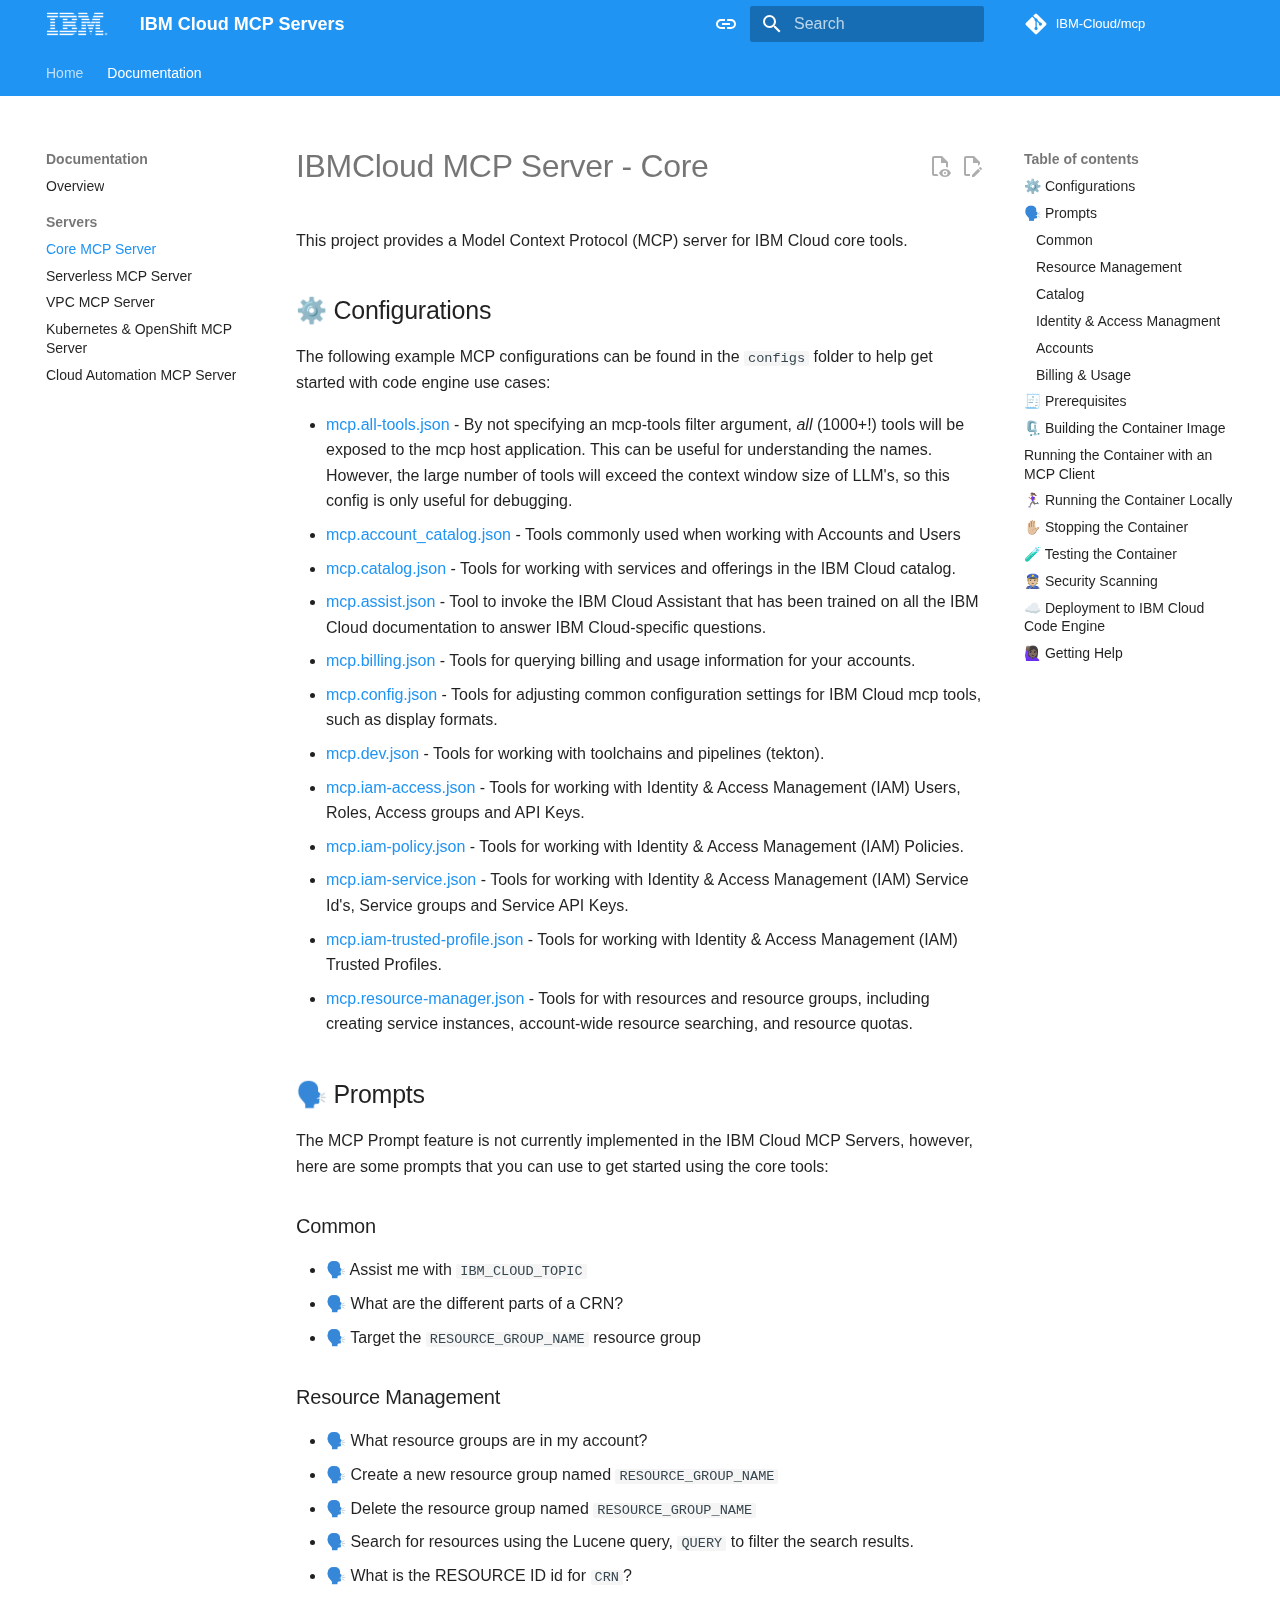
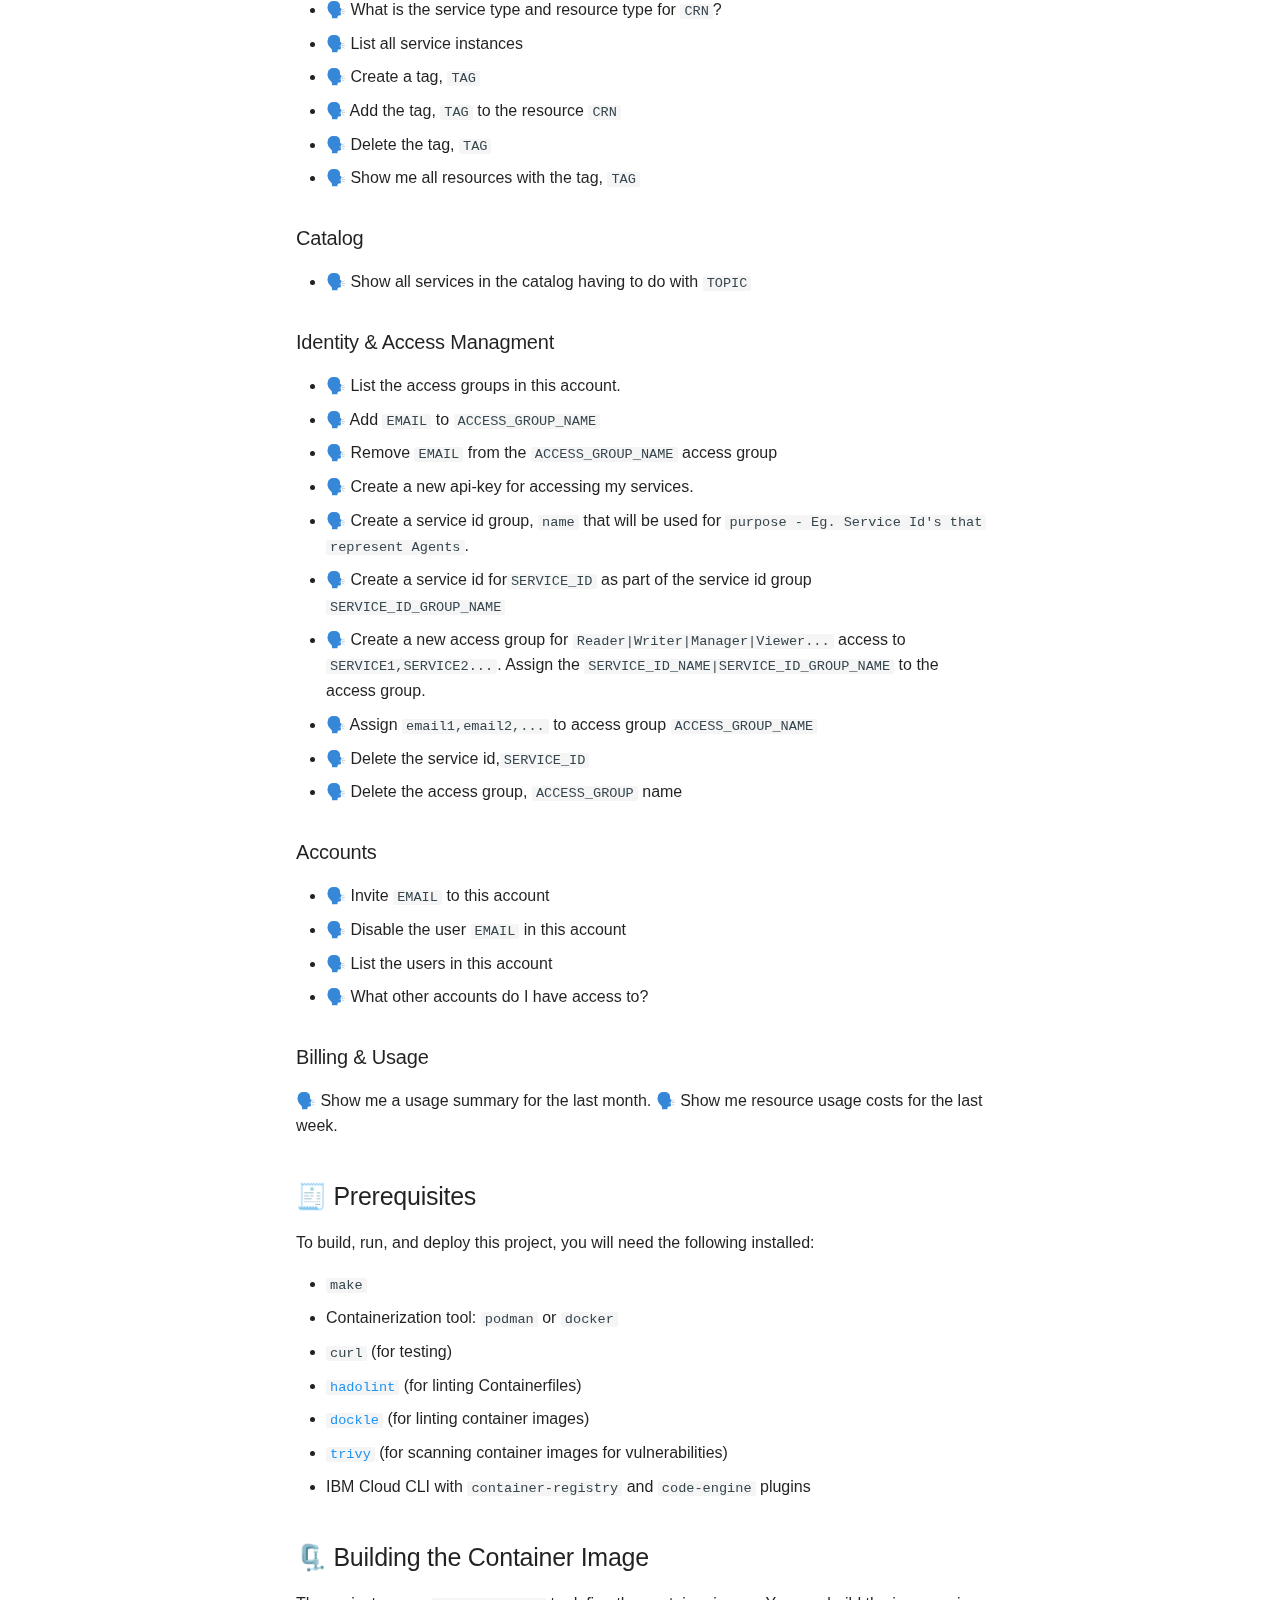
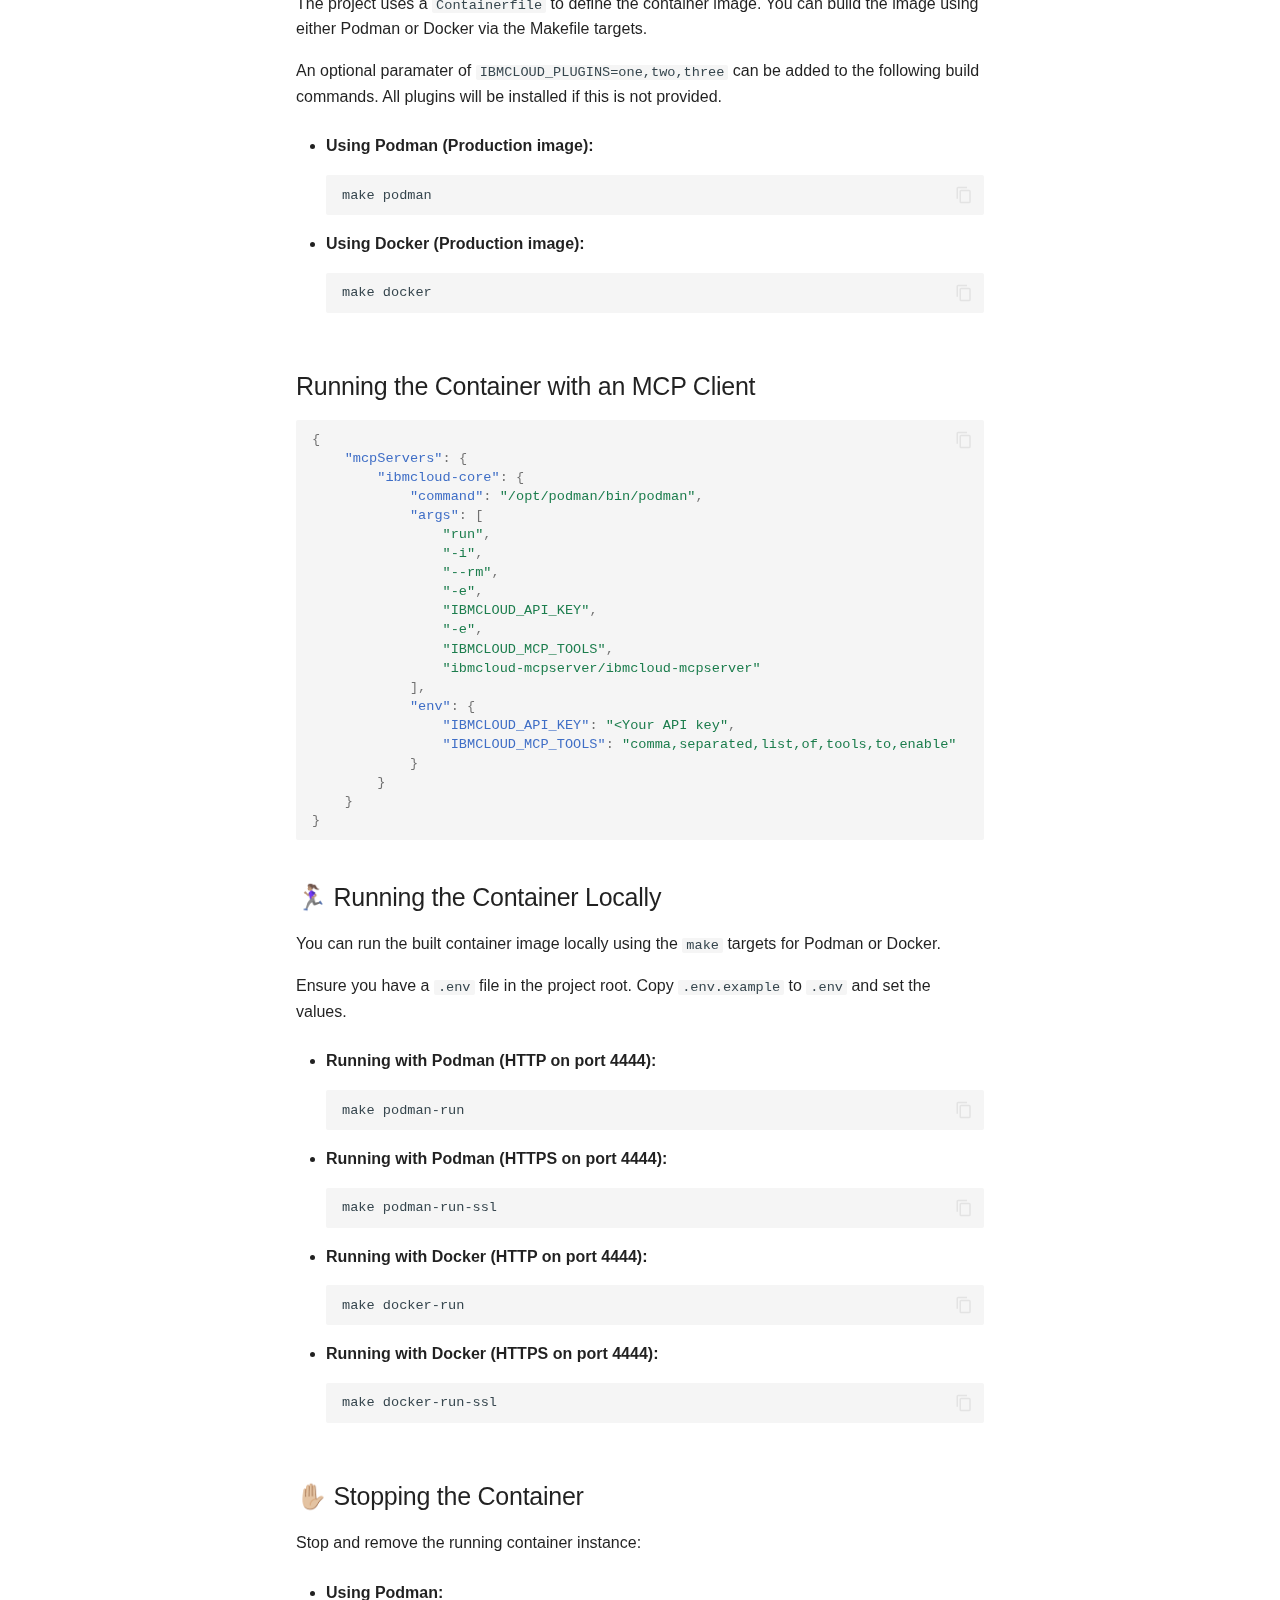
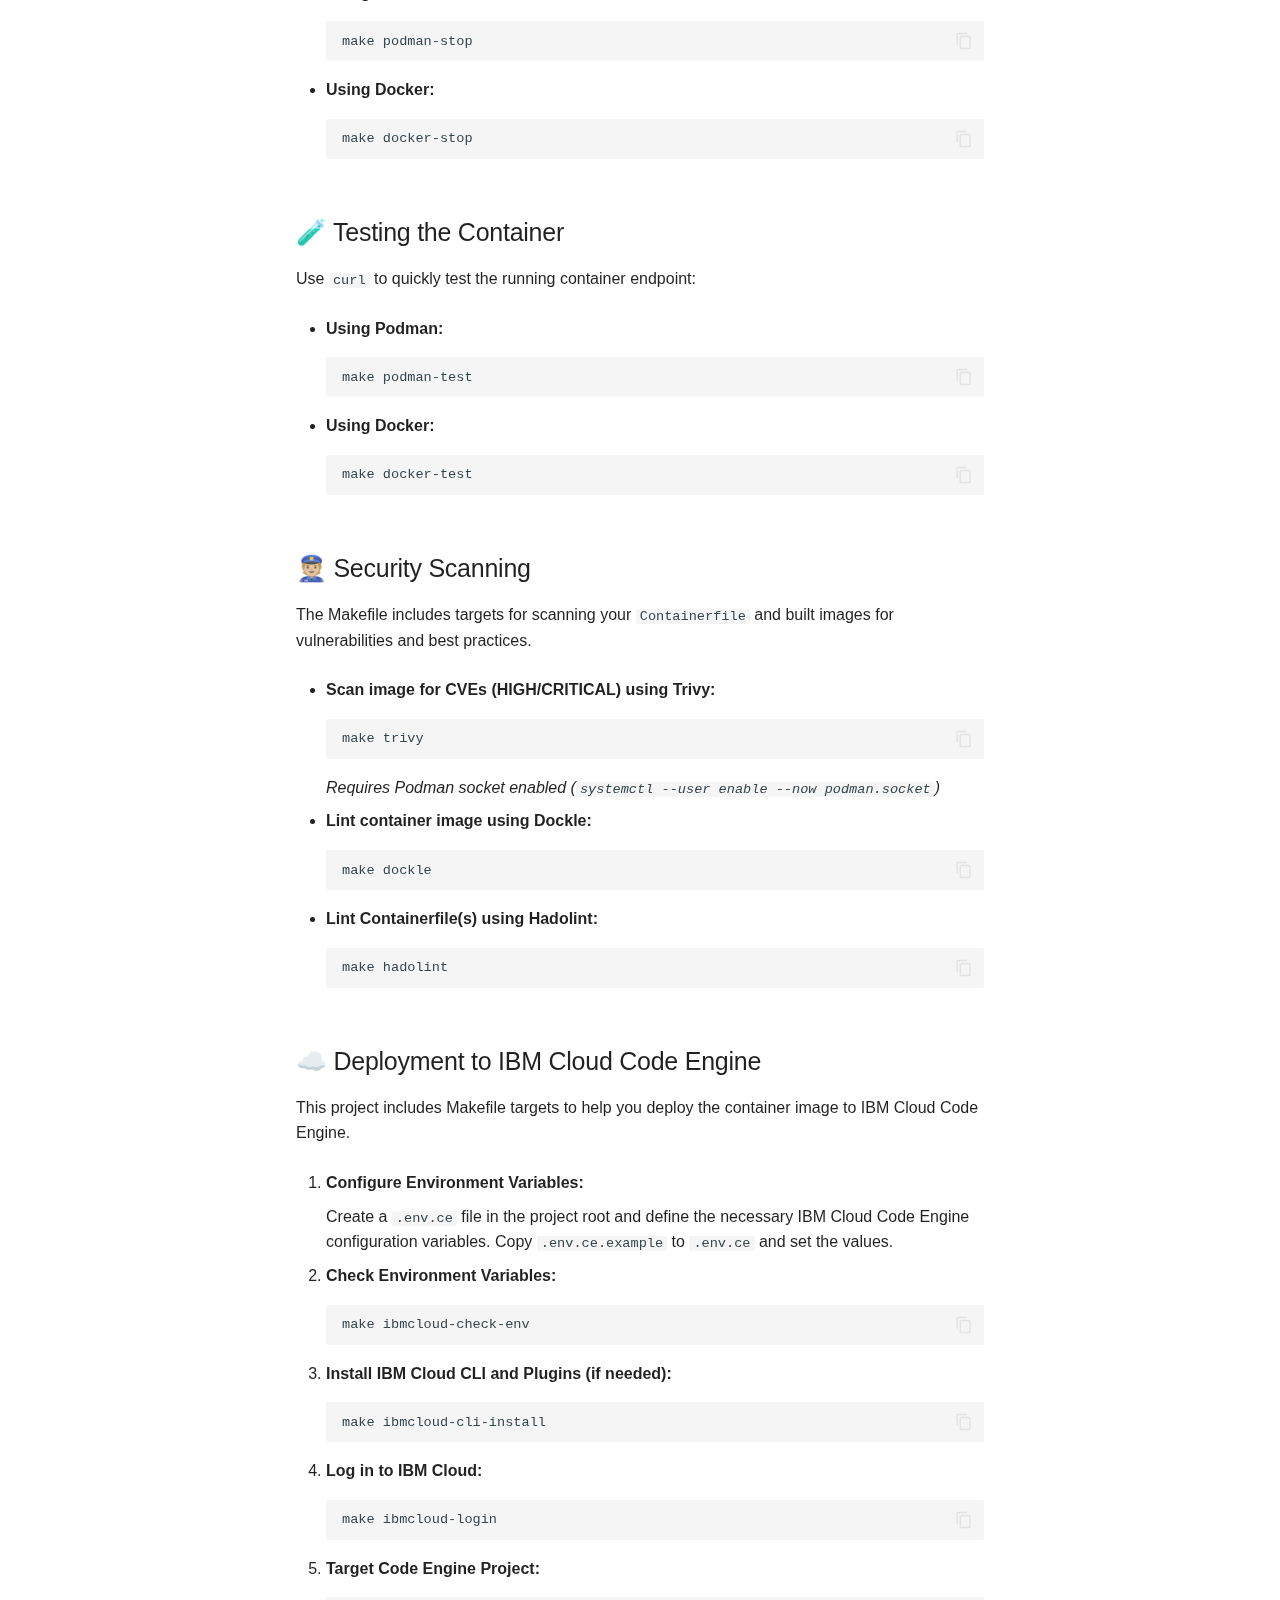
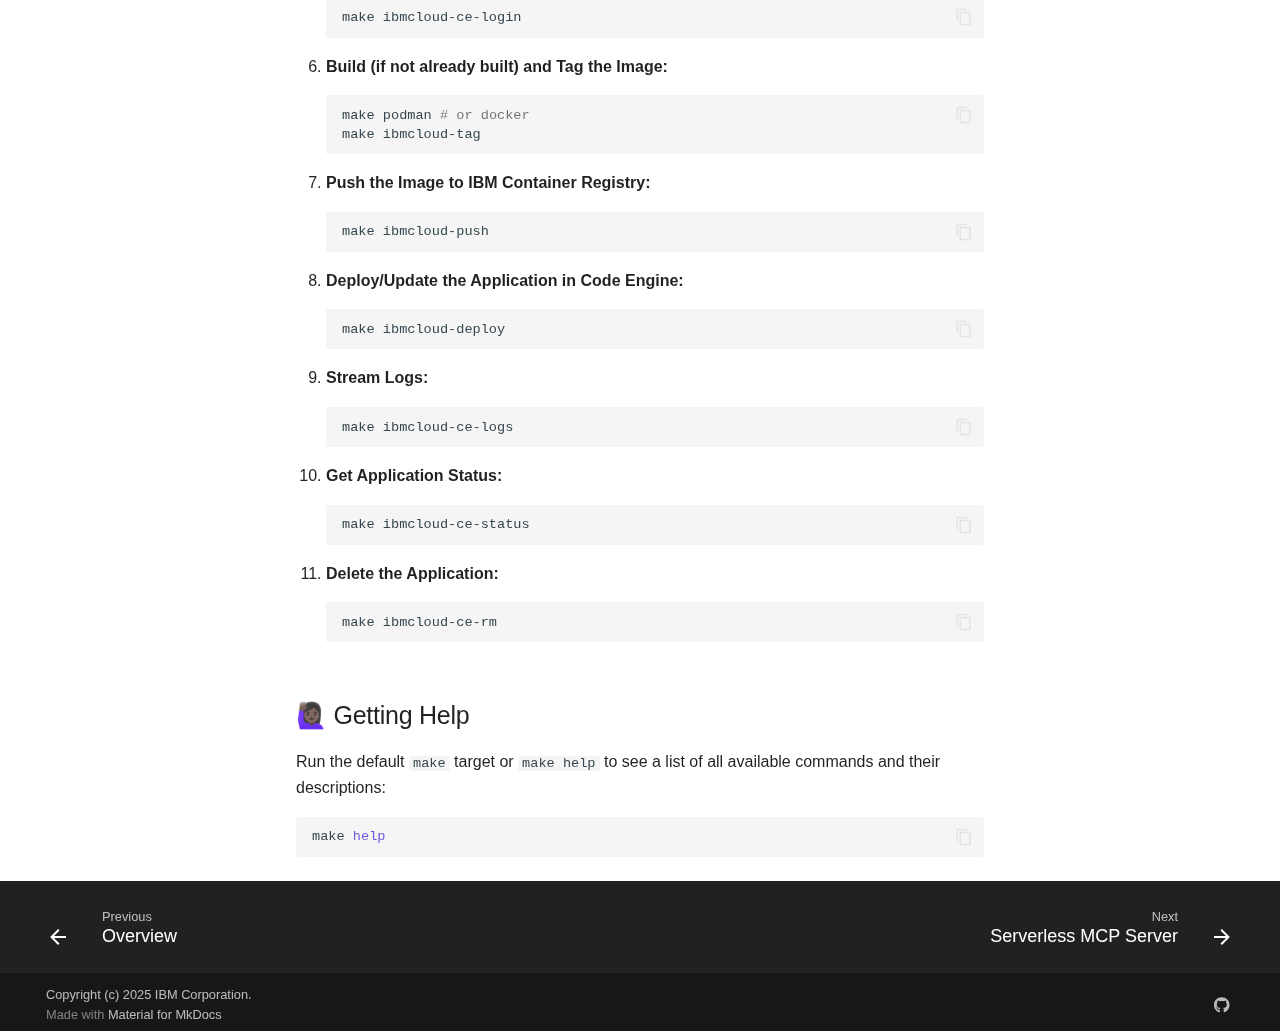
<file: servers/core/index.html>
<!doctype html>
<html lang="en" class="no-js">
  <head>
    
      <meta charset="utf-8">
      <meta name="viewport" content="width=device-width,initial-scale=1">
      
        <meta name="description" content="IBM MCP Servers Documentation">
      
      
        <meta name="author" content="Maxim Shelepov">
      
      
        <link rel="canonical" href="https://pages.github.com/IBM-Cloud/mcp/servers/core/">
      
      
        <link rel="prev" href="../../overview/">
      
      
        <link rel="next" href="../serverless/">
      
      
      <link rel="icon" href="../../assets/images/favicon.png">
      <meta name="generator" content="mkdocs-1.6.1, mkdocs-material-9.6.15">
    
    
      
        <title>Core MCP Server - IBM Cloud MCP Servers</title>
      
    
    
      <link rel="stylesheet" href="../../assets/stylesheets/main.342714a4.min.css">
      
        
        <link rel="stylesheet" href="../../assets/stylesheets/palette.06af60db.min.css">
      
      


    
    
      
    
    
      
    
    
    <script>__md_scope=new URL("../..",location),__md_hash=e=>[...e].reduce(((e,_)=>(e<<5)-e+_.charCodeAt(0)),0),__md_get=(e,_=localStorage,t=__md_scope)=>JSON.parse(_.getItem(t.pathname+"."+e)),__md_set=(e,_,t=localStorage,a=__md_scope)=>{try{t.setItem(a.pathname+"."+e,JSON.stringify(_))}catch(e){}}</script>
    
      

    
    
    
  </head>
  
  
    
    
      
    
    
    
    
    <body dir="ltr" data-md-color-scheme="default" data-md-color-primary="indigo" data-md-color-accent="indigo">
  
    
    <input class="md-toggle" data-md-toggle="drawer" type="checkbox" id="__drawer" autocomplete="off">
    <input class="md-toggle" data-md-toggle="search" type="checkbox" id="__search" autocomplete="off">
    <label class="md-overlay" for="__drawer"></label>
    <div data-md-component="skip">
      
        
        <a href="#ibmcloud-mcp-server-core" class="md-skip">
          Skip to content
        </a>
      
    </div>
    <div data-md-component="announce">
      
    </div>
    
    
      

<header class="md-header" data-md-component="header">
  <nav class="md-header__inner md-grid" aria-label="Header">
    <a href="../.." title="IBM Cloud MCP Servers" class="md-header__button md-logo" aria-label="IBM Cloud MCP Servers" data-md-component="logo">
      
  <img src="../../assets/logo.png" alt="logo">

    </a>
    <label class="md-header__button md-icon" for="__drawer">
      
      <svg xmlns="http://www.w3.org/2000/svg" viewBox="0 0 24 24"><path d="M3 6h18v2H3zm0 5h18v2H3zm0 5h18v2H3z"/></svg>
    </label>
    <div class="md-header__title" data-md-component="header-title">
      <div class="md-header__ellipsis">
        <div class="md-header__topic">
          <span class="md-ellipsis">
            IBM Cloud MCP Servers
          </span>
        </div>
        <div class="md-header__topic" data-md-component="header-topic">
          <span class="md-ellipsis">
            
              Core MCP Server
            
          </span>
        </div>
      </div>
    </div>
    
      
        <form class="md-header__option" data-md-component="palette">
  
    
    
    
    <input class="md-option" data-md-color-media="(prefers-color-scheme)" data-md-color-scheme="default" data-md-color-primary="indigo" data-md-color-accent="indigo"  aria-label="Switch to light mode"  type="radio" name="__palette" id="__palette_0">
    
      <label class="md-header__button md-icon" title="Switch to light mode" for="__palette_1" hidden>
        <svg xmlns="http://www.w3.org/2000/svg" viewBox="0 0 24 24"><path d="M3.9 12c0-1.71 1.39-3.1 3.1-3.1h4V7H7a5 5 0 0 0-5 5 5 5 0 0 0 5 5h4v-1.9H7c-1.71 0-3.1-1.39-3.1-3.1M8 13h8v-2H8zm9-6h-4v1.9h4c1.71 0 3.1 1.39 3.1 3.1s-1.39 3.1-3.1 3.1h-4V17h4a5 5 0 0 0 5-5 5 5 0 0 0-5-5"/></svg>
      </label>
    
  
    
    
    
    <input class="md-option" data-md-color-media="(prefers-color-scheme: light)" data-md-color-scheme="default" data-md-color-primary="blue" data-md-color-accent="blue"  aria-label="Switch to dark mode"  type="radio" name="__palette" id="__palette_1">
    
      <label class="md-header__button md-icon" title="Switch to dark mode" for="__palette_2" hidden>
        <svg xmlns="http://www.w3.org/2000/svg" viewBox="0 0 24 24"><path d="M12 2a7 7 0 0 0-7 7c0 2.38 1.19 4.47 3 5.74V17a1 1 0 0 0 1 1h6a1 1 0 0 0 1-1v-2.26c1.81-1.27 3-3.36 3-5.74a7 7 0 0 0-7-7M9 21a1 1 0 0 0 1 1h4a1 1 0 0 0 1-1v-1H9z"/></svg>
      </label>
    
  
    
    
    
    <input class="md-option" data-md-color-media="(prefers-color-scheme: dark)" data-md-color-scheme="slate" data-md-color-primary="black" data-md-color-accent="blue"  aria-label="Switch to system preference"  type="radio" name="__palette" id="__palette_2">
    
      <label class="md-header__button md-icon" title="Switch to system preference" for="__palette_0" hidden>
        <svg xmlns="http://www.w3.org/2000/svg" viewBox="0 0 24 24"><path d="M12 2a7 7 0 0 1 7 7c0 2.38-1.19 4.47-3 5.74V17a1 1 0 0 1-1 1H9a1 1 0 0 1-1-1v-2.26C6.19 13.47 5 11.38 5 9a7 7 0 0 1 7-7M9 21v-1h6v1a1 1 0 0 1-1 1h-4a1 1 0 0 1-1-1m3-17a5 5 0 0 0-5 5c0 2.05 1.23 3.81 3 4.58V16h4v-2.42c1.77-.77 3-2.53 3-4.58a5 5 0 0 0-5-5"/></svg>
      </label>
    
  
</form>
      
    
    
      <script>var palette=__md_get("__palette");if(palette&&palette.color){if("(prefers-color-scheme)"===palette.color.media){var media=matchMedia("(prefers-color-scheme: light)"),input=document.querySelector(media.matches?"[data-md-color-media='(prefers-color-scheme: light)']":"[data-md-color-media='(prefers-color-scheme: dark)']");palette.color.media=input.getAttribute("data-md-color-media"),palette.color.scheme=input.getAttribute("data-md-color-scheme"),palette.color.primary=input.getAttribute("data-md-color-primary"),palette.color.accent=input.getAttribute("data-md-color-accent")}for(var[key,value]of Object.entries(palette.color))document.body.setAttribute("data-md-color-"+key,value)}</script>
    
    
    
      
      
        <label class="md-header__button md-icon" for="__search">
          
          <svg xmlns="http://www.w3.org/2000/svg" viewBox="0 0 24 24"><path d="M9.5 3A6.5 6.5 0 0 1 16 9.5c0 1.61-.59 3.09-1.56 4.23l.27.27h.79l5 5-1.5 1.5-5-5v-.79l-.27-.27A6.52 6.52 0 0 1 9.5 16 6.5 6.5 0 0 1 3 9.5 6.5 6.5 0 0 1 9.5 3m0 2C7 5 5 7 5 9.5S7 14 9.5 14 14 12 14 9.5 12 5 9.5 5"/></svg>
        </label>
        <div class="md-search" data-md-component="search" role="dialog">
  <label class="md-search__overlay" for="__search"></label>
  <div class="md-search__inner" role="search">
    <form class="md-search__form" name="search">
      <input type="text" class="md-search__input" name="query" aria-label="Search" placeholder="Search" autocapitalize="off" autocorrect="off" autocomplete="off" spellcheck="false" data-md-component="search-query" required>
      <label class="md-search__icon md-icon" for="__search">
        
        <svg xmlns="http://www.w3.org/2000/svg" viewBox="0 0 24 24"><path d="M9.5 3A6.5 6.5 0 0 1 16 9.5c0 1.61-.59 3.09-1.56 4.23l.27.27h.79l5 5-1.5 1.5-5-5v-.79l-.27-.27A6.52 6.52 0 0 1 9.5 16 6.5 6.5 0 0 1 3 9.5 6.5 6.5 0 0 1 9.5 3m0 2C7 5 5 7 5 9.5S7 14 9.5 14 14 12 14 9.5 12 5 9.5 5"/></svg>
        
        <svg xmlns="http://www.w3.org/2000/svg" viewBox="0 0 24 24"><path d="M20 11v2H8l5.5 5.5-1.42 1.42L4.16 12l7.92-7.92L13.5 5.5 8 11z"/></svg>
      </label>
      <nav class="md-search__options" aria-label="Search">
        
          <a href="javascript:void(0)" class="md-search__icon md-icon" title="Share" aria-label="Share" data-clipboard data-clipboard-text="" data-md-component="search-share" tabindex="-1">
            
            <svg xmlns="http://www.w3.org/2000/svg" viewBox="0 0 24 24"><path d="M18 16.08c-.76 0-1.44.3-1.96.77L8.91 12.7c.05-.23.09-.46.09-.7s-.04-.47-.09-.7l7.05-4.11c.54.5 1.25.81 2.04.81a3 3 0 0 0 3-3 3 3 0 0 0-3-3 3 3 0 0 0-3 3c0 .24.04.47.09.7L8.04 9.81C7.5 9.31 6.79 9 6 9a3 3 0 0 0-3 3 3 3 0 0 0 3 3c.79 0 1.5-.31 2.04-.81l7.12 4.15c-.05.21-.08.43-.08.66 0 1.61 1.31 2.91 2.92 2.91s2.92-1.3 2.92-2.91A2.92 2.92 0 0 0 18 16.08"/></svg>
          </a>
        
        <button type="reset" class="md-search__icon md-icon" title="Clear" aria-label="Clear" tabindex="-1">
          
          <svg xmlns="http://www.w3.org/2000/svg" viewBox="0 0 24 24"><path d="M19 6.41 17.59 5 12 10.59 6.41 5 5 6.41 10.59 12 5 17.59 6.41 19 12 13.41 17.59 19 19 17.59 13.41 12z"/></svg>
        </button>
      </nav>
      
        <div class="md-search__suggest" data-md-component="search-suggest"></div>
      
    </form>
    <div class="md-search__output">
      <div class="md-search__scrollwrap" tabindex="0" data-md-scrollfix>
        <div class="md-search-result" data-md-component="search-result">
          <div class="md-search-result__meta">
            Initializing search
          </div>
          <ol class="md-search-result__list" role="presentation"></ol>
        </div>
      </div>
    </div>
  </div>
</div>
      
    
    
      <div class="md-header__source">
        <a href="https://github.com/IBM-Cloud/mcp" title="Go to repository" class="md-source" data-md-component="source">
  <div class="md-source__icon md-icon">
    
    <svg xmlns="http://www.w3.org/2000/svg" viewBox="0 0 448 512"><!--! Font Awesome Free 6.7.2 by @fontawesome - https://fontawesome.com License - https://fontawesome.com/license/free (Icons: CC BY 4.0, Fonts: SIL OFL 1.1, Code: MIT License) Copyright 2024 Fonticons, Inc.--><path d="M439.55 236.05 244 40.45a28.87 28.87 0 0 0-40.81 0l-40.66 40.63 51.52 51.52c27.06-9.14 52.68 16.77 43.39 43.68l49.66 49.66c34.23-11.8 61.18 31 35.47 56.69-26.49 26.49-70.21-2.87-56-37.34L240.22 199v121.85c25.3 12.54 22.26 41.85 9.08 55a34.34 34.34 0 0 1-48.55 0c-17.57-17.6-11.07-46.91 11.25-56v-123c-20.8-8.51-24.6-30.74-18.64-45L142.57 101 8.45 235.14a28.86 28.86 0 0 0 0 40.81l195.61 195.6a28.86 28.86 0 0 0 40.8 0l194.69-194.69a28.86 28.86 0 0 0 0-40.81"/></svg>
  </div>
  <div class="md-source__repository">
    IBM-Cloud/mcp
  </div>
</a>
      </div>
    
  </nav>
  
</header>
    
    <div class="md-container" data-md-component="container">
      
      
        
          
            
<nav class="md-tabs" aria-label="Tabs" data-md-component="tabs">
  <div class="md-grid">
    <ul class="md-tabs__list">
      
        
  
  
  
  
    <li class="md-tabs__item">
      <a href="../.." class="md-tabs__link">
        
  
  
    
  
  Home

      </a>
    </li>
  

      
        
  
  
  
    
  
  
    
    
      <li class="md-tabs__item md-tabs__item--active">
        <a href="../../overview/" class="md-tabs__link">
          
  
  
    
  
  Documentation

        </a>
      </li>
    
  

      
    </ul>
  </div>
</nav>
          
        
      
      <main class="md-main" data-md-component="main">
        <div class="md-main__inner md-grid">
          
            
              
              <div class="md-sidebar md-sidebar--primary" data-md-component="sidebar" data-md-type="navigation" >
                <div class="md-sidebar__scrollwrap">
                  <div class="md-sidebar__inner">
                    


  


<nav class="md-nav md-nav--primary md-nav--lifted" aria-label="Navigation" data-md-level="0">
  <label class="md-nav__title" for="__drawer">
    <a href="../.." title="IBM Cloud MCP Servers" class="md-nav__button md-logo" aria-label="IBM Cloud MCP Servers" data-md-component="logo">
      
  <img src="../../assets/logo.png" alt="logo">

    </a>
    IBM Cloud MCP Servers
  </label>
  
    <div class="md-nav__source">
      <a href="https://github.com/IBM-Cloud/mcp" title="Go to repository" class="md-source" data-md-component="source">
  <div class="md-source__icon md-icon">
    
    <svg xmlns="http://www.w3.org/2000/svg" viewBox="0 0 448 512"><!--! Font Awesome Free 6.7.2 by @fontawesome - https://fontawesome.com License - https://fontawesome.com/license/free (Icons: CC BY 4.0, Fonts: SIL OFL 1.1, Code: MIT License) Copyright 2024 Fonticons, Inc.--><path d="M439.55 236.05 244 40.45a28.87 28.87 0 0 0-40.81 0l-40.66 40.63 51.52 51.52c27.06-9.14 52.68 16.77 43.39 43.68l49.66 49.66c34.23-11.8 61.18 31 35.47 56.69-26.49 26.49-70.21-2.87-56-37.34L240.22 199v121.85c25.3 12.54 22.26 41.85 9.08 55a34.34 34.34 0 0 1-48.55 0c-17.57-17.6-11.07-46.91 11.25-56v-123c-20.8-8.51-24.6-30.74-18.64-45L142.57 101 8.45 235.14a28.86 28.86 0 0 0 0 40.81l195.61 195.6a28.86 28.86 0 0 0 40.8 0l194.69-194.69a28.86 28.86 0 0 0 0-40.81"/></svg>
  </div>
  <div class="md-source__repository">
    IBM-Cloud/mcp
  </div>
</a>
    </div>
  
  <ul class="md-nav__list" data-md-scrollfix>
    
      
      
  
  
  
  
    <li class="md-nav__item">
      <a href="../.." class="md-nav__link">
        
  
  
  <span class="md-ellipsis">
    Home
    
  </span>
  

      </a>
    </li>
  

    
      
      
  
  
    
  
  
  
    
    
      
        
      
        
      
    
    
    
      
        
        
      
      
        
      
    
    
    <li class="md-nav__item md-nav__item--active md-nav__item--section md-nav__item--nested">
      
        
        
        <input class="md-nav__toggle md-toggle " type="checkbox" id="__nav_2" checked>
        
          
          <label class="md-nav__link" for="__nav_2" id="__nav_2_label" tabindex="">
            
  
  
  <span class="md-ellipsis">
    Documentation
    
  </span>
  

            <span class="md-nav__icon md-icon"></span>
          </label>
        
        <nav class="md-nav" data-md-level="1" aria-labelledby="__nav_2_label" aria-expanded="true">
          <label class="md-nav__title" for="__nav_2">
            <span class="md-nav__icon md-icon"></span>
            Documentation
          </label>
          <ul class="md-nav__list" data-md-scrollfix>
            
              
                
  
  
  
  
    <li class="md-nav__item">
      <a href="../../overview/" class="md-nav__link">
        
  
  
  <span class="md-ellipsis">
    Overview
    
  </span>
  

      </a>
    </li>
  

              
            
              
                
  
  
    
  
  
  
    
    
      
        
      
        
      
        
      
        
      
        
      
    
    
    
      
      
        
          
          
        
      
    
    
    <li class="md-nav__item md-nav__item--active md-nav__item--section md-nav__item--nested">
      
        
        
        <input class="md-nav__toggle md-toggle " type="checkbox" id="__nav_2_2" checked>
        
          
          <label class="md-nav__link" for="__nav_2_2" id="__nav_2_2_label" tabindex="">
            
  
  
  <span class="md-ellipsis">
    Servers
    
  </span>
  

            <span class="md-nav__icon md-icon"></span>
          </label>
        
        <nav class="md-nav" data-md-level="2" aria-labelledby="__nav_2_2_label" aria-expanded="true">
          <label class="md-nav__title" for="__nav_2_2">
            <span class="md-nav__icon md-icon"></span>
            Servers
          </label>
          <ul class="md-nav__list" data-md-scrollfix>
            
              
                
  
  
    
  
  
  
    <li class="md-nav__item md-nav__item--active">
      
      <input class="md-nav__toggle md-toggle" type="checkbox" id="__toc">
      
      
        
      
      
        <label class="md-nav__link md-nav__link--active" for="__toc">
          
  
  
  <span class="md-ellipsis">
    Core MCP Server
    
  </span>
  

          <span class="md-nav__icon md-icon"></span>
        </label>
      
      <a href="./" class="md-nav__link md-nav__link--active">
        
  
  
  <span class="md-ellipsis">
    Core MCP Server
    
  </span>
  

      </a>
      
        

<nav class="md-nav md-nav--secondary" aria-label="Table of contents">
  
  
  
    
  
  
    <label class="md-nav__title" for="__toc">
      <span class="md-nav__icon md-icon"></span>
      Table of contents
    </label>
    <ul class="md-nav__list" data-md-component="toc" data-md-scrollfix>
      
        <li class="md-nav__item">
  <a href="#configurations" class="md-nav__link">
    <span class="md-ellipsis">
      ⚙️ Configurations
    </span>
  </a>
  
</li>
      
        <li class="md-nav__item">
  <a href="#prompts" class="md-nav__link">
    <span class="md-ellipsis">
      🗣️ Prompts
    </span>
  </a>
  
    <nav class="md-nav" aria-label="🗣️ Prompts">
      <ul class="md-nav__list">
        
          <li class="md-nav__item">
  <a href="#common" class="md-nav__link">
    <span class="md-ellipsis">
      Common
    </span>
  </a>
  
</li>
        
          <li class="md-nav__item">
  <a href="#resource-management" class="md-nav__link">
    <span class="md-ellipsis">
      Resource Management
    </span>
  </a>
  
</li>
        
          <li class="md-nav__item">
  <a href="#catalog" class="md-nav__link">
    <span class="md-ellipsis">
      Catalog
    </span>
  </a>
  
</li>
        
          <li class="md-nav__item">
  <a href="#identity-access-managment" class="md-nav__link">
    <span class="md-ellipsis">
      Identity &amp; Access Managment
    </span>
  </a>
  
</li>
        
          <li class="md-nav__item">
  <a href="#accounts" class="md-nav__link">
    <span class="md-ellipsis">
      Accounts
    </span>
  </a>
  
</li>
        
          <li class="md-nav__item">
  <a href="#billing-usage" class="md-nav__link">
    <span class="md-ellipsis">
      Billing &amp; Usage
    </span>
  </a>
  
</li>
        
      </ul>
    </nav>
  
</li>
      
        <li class="md-nav__item">
  <a href="#prerequisites" class="md-nav__link">
    <span class="md-ellipsis">
      🧾 Prerequisites
    </span>
  </a>
  
</li>
      
        <li class="md-nav__item">
  <a href="#building-the-container-image" class="md-nav__link">
    <span class="md-ellipsis">
      🗜️ Building the Container Image
    </span>
  </a>
  
</li>
      
        <li class="md-nav__item">
  <a href="#running-the-container-with-an-mcp-client" class="md-nav__link">
    <span class="md-ellipsis">
      Running the Container with an MCP Client
    </span>
  </a>
  
</li>
      
        <li class="md-nav__item">
  <a href="#running-the-container-locally" class="md-nav__link">
    <span class="md-ellipsis">
      🏃🏽‍♀️ Running the Container Locally
    </span>
  </a>
  
</li>
      
        <li class="md-nav__item">
  <a href="#stopping-the-container" class="md-nav__link">
    <span class="md-ellipsis">
      ✋🏼 Stopping the Container
    </span>
  </a>
  
</li>
      
        <li class="md-nav__item">
  <a href="#testing-the-container" class="md-nav__link">
    <span class="md-ellipsis">
      🧪 Testing the Container
    </span>
  </a>
  
</li>
      
        <li class="md-nav__item">
  <a href="#security-scanning" class="md-nav__link">
    <span class="md-ellipsis">
      👮🏼 Security Scanning
    </span>
  </a>
  
</li>
      
        <li class="md-nav__item">
  <a href="#deployment-to-ibm-cloud-code-engine" class="md-nav__link">
    <span class="md-ellipsis">
      ☁️ Deployment to IBM Cloud Code Engine
    </span>
  </a>
  
</li>
      
        <li class="md-nav__item">
  <a href="#getting-help" class="md-nav__link">
    <span class="md-ellipsis">
      🙋🏿‍♀️ Getting Help
    </span>
  </a>
  
</li>
      
    </ul>
  
</nav>
      
    </li>
  

              
            
              
                
  
  
  
  
    <li class="md-nav__item">
      <a href="../serverless/" class="md-nav__link">
        
  
  
  <span class="md-ellipsis">
    Serverless MCP Server
    
  </span>
  

      </a>
    </li>
  

              
            
              
                
  
  
  
  
    <li class="md-nav__item">
      <a href="../vpc/" class="md-nav__link">
        
  
  
  <span class="md-ellipsis">
    VPC MCP Server
    
  </span>
  

      </a>
    </li>
  

              
            
              
                
  
  
  
  
    <li class="md-nav__item">
      <a href="../kubernetes/" class="md-nav__link">
        
  
  
  <span class="md-ellipsis">
    Kubernetes & OpenShift MCP Server
    
  </span>
  

      </a>
    </li>
  

              
            
              
                
  
  
  
  
    <li class="md-nav__item">
      <a href="../cloud-automation/" class="md-nav__link">
        
  
  
  <span class="md-ellipsis">
    Cloud Automation MCP Server
    
  </span>
  

      </a>
    </li>
  

              
            
          </ul>
        </nav>
      
    </li>
  

              
            
          </ul>
        </nav>
      
    </li>
  

    
  </ul>
</nav>
                  </div>
                </div>
              </div>
            
            
              
              <div class="md-sidebar md-sidebar--secondary" data-md-component="sidebar" data-md-type="toc" >
                <div class="md-sidebar__scrollwrap">
                  <div class="md-sidebar__inner">
                    

<nav class="md-nav md-nav--secondary" aria-label="Table of contents">
  
  
  
    
  
  
    <label class="md-nav__title" for="__toc">
      <span class="md-nav__icon md-icon"></span>
      Table of contents
    </label>
    <ul class="md-nav__list" data-md-component="toc" data-md-scrollfix>
      
        <li class="md-nav__item">
  <a href="#configurations" class="md-nav__link">
    <span class="md-ellipsis">
      ⚙️ Configurations
    </span>
  </a>
  
</li>
      
        <li class="md-nav__item">
  <a href="#prompts" class="md-nav__link">
    <span class="md-ellipsis">
      🗣️ Prompts
    </span>
  </a>
  
    <nav class="md-nav" aria-label="🗣️ Prompts">
      <ul class="md-nav__list">
        
          <li class="md-nav__item">
  <a href="#common" class="md-nav__link">
    <span class="md-ellipsis">
      Common
    </span>
  </a>
  
</li>
        
          <li class="md-nav__item">
  <a href="#resource-management" class="md-nav__link">
    <span class="md-ellipsis">
      Resource Management
    </span>
  </a>
  
</li>
        
          <li class="md-nav__item">
  <a href="#catalog" class="md-nav__link">
    <span class="md-ellipsis">
      Catalog
    </span>
  </a>
  
</li>
        
          <li class="md-nav__item">
  <a href="#identity-access-managment" class="md-nav__link">
    <span class="md-ellipsis">
      Identity &amp; Access Managment
    </span>
  </a>
  
</li>
        
          <li class="md-nav__item">
  <a href="#accounts" class="md-nav__link">
    <span class="md-ellipsis">
      Accounts
    </span>
  </a>
  
</li>
        
          <li class="md-nav__item">
  <a href="#billing-usage" class="md-nav__link">
    <span class="md-ellipsis">
      Billing &amp; Usage
    </span>
  </a>
  
</li>
        
      </ul>
    </nav>
  
</li>
      
        <li class="md-nav__item">
  <a href="#prerequisites" class="md-nav__link">
    <span class="md-ellipsis">
      🧾 Prerequisites
    </span>
  </a>
  
</li>
      
        <li class="md-nav__item">
  <a href="#building-the-container-image" class="md-nav__link">
    <span class="md-ellipsis">
      🗜️ Building the Container Image
    </span>
  </a>
  
</li>
      
        <li class="md-nav__item">
  <a href="#running-the-container-with-an-mcp-client" class="md-nav__link">
    <span class="md-ellipsis">
      Running the Container with an MCP Client
    </span>
  </a>
  
</li>
      
        <li class="md-nav__item">
  <a href="#running-the-container-locally" class="md-nav__link">
    <span class="md-ellipsis">
      🏃🏽‍♀️ Running the Container Locally
    </span>
  </a>
  
</li>
      
        <li class="md-nav__item">
  <a href="#stopping-the-container" class="md-nav__link">
    <span class="md-ellipsis">
      ✋🏼 Stopping the Container
    </span>
  </a>
  
</li>
      
        <li class="md-nav__item">
  <a href="#testing-the-container" class="md-nav__link">
    <span class="md-ellipsis">
      🧪 Testing the Container
    </span>
  </a>
  
</li>
      
        <li class="md-nav__item">
  <a href="#security-scanning" class="md-nav__link">
    <span class="md-ellipsis">
      👮🏼 Security Scanning
    </span>
  </a>
  
</li>
      
        <li class="md-nav__item">
  <a href="#deployment-to-ibm-cloud-code-engine" class="md-nav__link">
    <span class="md-ellipsis">
      ☁️ Deployment to IBM Cloud Code Engine
    </span>
  </a>
  
</li>
      
        <li class="md-nav__item">
  <a href="#getting-help" class="md-nav__link">
    <span class="md-ellipsis">
      🙋🏿‍♀️ Getting Help
    </span>
  </a>
  
</li>
      
    </ul>
  
</nav>
                  </div>
                </div>
              </div>
            
          
          
            <div class="md-content" data-md-component="content">
              <article class="md-content__inner md-typeset">
                
                  


  
    <a href="https://github.com/IBM-Cloud/mcp/edit/main/docs/docs/servers/core.md" title="Edit this page" class="md-content__button md-icon" rel="edit">
      
      <svg xmlns="http://www.w3.org/2000/svg" viewBox="0 0 24 24"><path d="M10 20H6V4h7v5h5v3.1l2-2V8l-6-6H6c-1.1 0-2 .9-2 2v16c0 1.1.9 2 2 2h4zm10.2-7c.1 0 .3.1.4.2l1.3 1.3c.2.2.2.6 0 .8l-1 1-2.1-2.1 1-1c.1-.1.2-.2.4-.2m0 3.9L14.1 23H12v-2.1l6.1-6.1z"/></svg>
    </a>
  
  
    
      
    
    <a href="https://github.com/IBM-Cloud/mcp/raw/main/docs/docs/servers/core.md" title="View source of this page" class="md-content__button md-icon">
      
      <svg xmlns="http://www.w3.org/2000/svg" viewBox="0 0 24 24"><path d="M17 18c.56 0 1 .44 1 1s-.44 1-1 1-1-.44-1-1 .44-1 1-1m0-3c-2.73 0-5.06 1.66-6 4 .94 2.34 3.27 4 6 4s5.06-1.66 6-4c-.94-2.34-3.27-4-6-4m0 6.5a2.5 2.5 0 0 1-2.5-2.5 2.5 2.5 0 0 1 2.5-2.5 2.5 2.5 0 0 1 2.5 2.5 2.5 2.5 0 0 1-2.5 2.5M9.27 20H6V4h7v5h5v4.07c.7.08 1.36.25 2 .49V8l-6-6H6a2 2 0 0 0-2 2v16a2 2 0 0 0 2 2h4.5a8.2 8.2 0 0 1-1.23-2"/></svg>
    </a>
  


<h1 id="ibmcloud-mcp-server-core">IBMCloud MCP Server - Core</h1>
<p>This project provides a Model Context Protocol (MCP) server for IBM Cloud core tools.</p>
<h2 id="configurations">⚙️ Configurations</h2>
<p>The following example MCP configurations can be found in the <code>configs</code> folder to help get started with code engine use cases:</p>
<ul>
<li><a href="https://github.com/IBM-Cloud/ibmcloud-mcp-server/blob/main/src/core/configs/mcp.all-tools.json">mcp.all-tools.json</a> - By not specifying an mcp-tools filter argument, <em>all</em> (1000+!) tools will be exposed to the mcp host application.  This can be useful for understanding the names.  However, the large number of tools will exceed the context window size of LLM's, so this config is only useful for debugging.</li>
<li><a href="https://github.com/IBM-Cloud/ibmcloud-mcp-server/blob/main/src/core/configs/mcp.account.json">mcp.account_catalog.json</a> - Tools commonly used when working with Accounts and Users</li>
<li><a href="https://github.com/IBM-Cloud/ibmcloud-mcp-server/blob/main/src/core/configs/mcp.catalog.json">mcp.catalog.json</a> - Tools for working with services and offerings in the IBM Cloud catalog.</li>
<li><a href="https://github.com/IBM-Cloud/ibmcloud-mcp-server/blob/main/src/core/configs/mcp.assist.json">mcp.assist.json</a> - Tool to invoke the IBM Cloud Assistant that has been trained on all the IBM Cloud documentation to answer IBM Cloud-specific questions.</li>
<li><a href="https://github.com/IBM-Cloud/ibmcloud-mcp-server/blob/main/src/core/configs/mcp.billing.json">mcp.billing.json</a> - Tools for querying billing and usage information for your accounts.</li>
<li><a href="https://github.com/IBM-Cloud/ibmcloud-mcp-server/blob/main/src/core/configs/mcp.config.json">mcp.config.json</a> - Tools for adjusting common configuration settings for IBM Cloud mcp tools, such as display formats.</li>
<li><a href="https://github.com/IBM-Cloud/ibmcloud-mcp-server/blob/main/src/core/configs/mcp.dev.json">mcp.dev.json</a> - Tools for working with toolchains and pipelines (tekton).</li>
<li><a href="https://github.com/IBM-Cloud/ibmcloud-mcp-server/blob/main/src/core/configs/mcp.iam-access.json">mcp.iam-access.json</a> - Tools for working with Identity &amp; Access Management (IAM) Users, Roles, Access groups and API Keys.</li>
<li><a href="https://github.com/IBM-Cloud/ibmcloud-mcp-server/blob/main/src/core/configs/mcp.iam-policy.json">mcp.iam-policy.json</a> - Tools for working with Identity &amp; Access Management (IAM) Policies.</li>
<li><a href="https://github.com/IBM-Cloud/ibmcloud-mcp-server/blob/main/src/core/configs/mcp.iam-service.json">mcp.iam-service.json</a> - Tools for working with Identity &amp; Access Management (IAM) Service Id's, Service groups and Service API Keys.</li>
<li><a href="https://github.com/IBM-Cloud/ibmcloud-mcp-server/blob/main/src/core/configs/mcp.iam-trusted-profile.json">mcp.iam-trusted-profile.json</a> - Tools for working with Identity &amp; Access Management (IAM) Trusted Profiles.</li>
<li><a href="https://github.com/IBM-Cloud/ibmcloud-mcp-server/blob/main/src/core/configs/mcp.resource-manager.json">mcp.resource-manager.json</a> - Tools for with resources and resource groups, including creating service instances, account-wide resource searching, and resource quotas.</li>
</ul>
<h2 id="prompts">🗣️ Prompts</h2>
<p>The MCP Prompt feature is not currently implemented in the IBM Cloud MCP Servers, however, here are some prompts that you can
use to get started using the core tools:</p>
<h3 id="common">Common</h3>
<ul>
<li>🗣️ Assist me with <code>IBM_CLOUD_TOPIC</code></li>
<li>🗣️ What are the different parts of a CRN?</li>
<li>🗣️ Target the <code>RESOURCE_GROUP_NAME</code> resource group</li>
</ul>
<h3 id="resource-management">Resource Management</h3>
<ul>
<li>🗣️ What resource groups are in my account?</li>
<li>🗣️ Create a new resource group named <code>RESOURCE_GROUP_NAME</code></li>
<li>🗣️ Delete the resource group named <code>RESOURCE_GROUP_NAME</code></li>
<li>🗣️ Search for resources using the Lucene query, <code>QUERY</code> to filter the search results.</li>
<li>🗣️ What is the RESOURCE ID id for <code>CRN</code>?</li>
<li>🗣️ What is the service type and resource type for <code>CRN</code>?</li>
<li>🗣️ List all service instances</li>
<li>🗣️ Create a tag, <code>TAG</code></li>
<li>🗣️ Add the tag, <code>TAG</code> to the resource <code>CRN</code></li>
<li>🗣️ Delete the tag, <code>TAG</code></li>
<li>🗣️ Show me all resources with the tag, <code>TAG</code></li>
</ul>
<h3 id="catalog">Catalog</h3>
<ul>
<li>🗣️ Show all services in the catalog having to do with <code>TOPIC</code></li>
</ul>
<h3 id="identity-access-managment">Identity &amp; Access Managment</h3>
<ul>
<li>🗣️ List the access groups in this account.</li>
<li>🗣️ Add <code>EMAIL</code> to <code>ACCESS_GROUP_NAME</code></li>
<li>🗣️ Remove <code>EMAIL</code> from the <code>ACCESS_GROUP_NAME</code> access group</li>
<li>🗣️ Create a new api-key for accessing my services.</li>
<li>🗣️ Create a service id group, <code>name</code> that will be used for <code>purpose - Eg. Service Id's that represent Agents</code>.</li>
<li>🗣️ Create a service id for<code>SERVICE_ID</code> as part of the service id group <code>SERVICE_ID_GROUP_NAME</code></li>
<li>🗣️ Create a new access group for <code>Reader|Writer|Manager|Viewer...</code> access to <code>SERVICE1,SERVICE2...</code>. Assign the <code>SERVICE_ID_NAME|SERVICE_ID_GROUP_NAME</code> to the access group.</li>
<li>🗣️ Assign <code>email1,email2,...</code> to access group <code>ACCESS_GROUP_NAME</code></li>
<li>🗣️ Delete the service id,<code>SERVICE_ID</code></li>
<li>🗣️ Delete the access group, <code>ACCESS_GROUP</code> name</li>
</ul>
<h3 id="accounts">Accounts</h3>
<ul>
<li>🗣️ Invite <code>EMAIL</code> to this account</li>
<li>🗣️ Disable the user <code>EMAIL</code> in this account</li>
<li>🗣️ List the users in this account</li>
<li>🗣️ What other accounts do I have access to?</li>
</ul>
<h3 id="billing-usage">Billing &amp; Usage</h3>
<p>🗣️ Show me a usage summary for the last month.
🗣️ Show me resource usage costs for the last week.</p>
<h2 id="prerequisites">🧾 Prerequisites</h2>
<p>To build, run, and deploy this project, you will need the following installed:</p>
<ul>
<li><code>make</code></li>
<li>Containerization tool: <code>podman</code> or <code>docker</code></li>
<li><code>curl</code> (for testing)</li>
<li><a href="https://github.com/hadolint/hadolint?tab=readme-ov-file#install"><code>hadolint</code></a> (for linting Containerfiles)</li>
<li><a href="https://github.com/goodwithtech/dockle"><code>dockle</code></a> (for linting container images)</li>
<li><a href="https://trivy.dev/v0.60/getting-started/installation/"><code>trivy</code></a> (for scanning container images for vulnerabilities)</li>
<li>IBM Cloud CLI with <code>container-registry</code> and <code>code-engine</code> plugins</li>
</ul>
<h2 id="building-the-container-image">🗜️ Building the Container Image</h2>
<p>The project uses a <code>Containerfile</code> to define the container image. You can build the image using either Podman or Docker via the Makefile targets.</p>
<p>An optional paramater of <code>IBMCLOUD_PLUGINS=one,two,three</code> can be added to the following build commands. All plugins will be installed if this is not provided.</p>
<ul>
<li>
<p><strong>Using Podman (Production image):</strong></p>
<div class="highlight"><pre><span></span><code>make<span class="w"> </span>podman
</code></pre></div>
</li>
<li>
<p><strong>Using Docker (Production image):</strong></p>
<div class="highlight"><pre><span></span><code>make<span class="w"> </span>docker
</code></pre></div>
</li>
</ul>
<h2 id="running-the-container-with-an-mcp-client">Running the Container with an MCP Client</h2>
<div class="highlight"><pre><span></span><code><span class="p">{</span>
<span class="w">    </span><span class="nt">&quot;mcpServers&quot;</span><span class="p">:</span><span class="w"> </span><span class="p">{</span>
<span class="w">        </span><span class="nt">&quot;ibmcloud-core&quot;</span><span class="p">:</span><span class="w"> </span><span class="p">{</span>
<span class="w">            </span><span class="nt">&quot;command&quot;</span><span class="p">:</span><span class="w"> </span><span class="s2">&quot;/opt/podman/bin/podman&quot;</span><span class="p">,</span>
<span class="w">            </span><span class="nt">&quot;args&quot;</span><span class="p">:</span><span class="w"> </span><span class="p">[</span>
<span class="w">                </span><span class="s2">&quot;run&quot;</span><span class="p">,</span>
<span class="w">                </span><span class="s2">&quot;-i&quot;</span><span class="p">,</span>
<span class="w">                </span><span class="s2">&quot;--rm&quot;</span><span class="p">,</span>
<span class="w">                </span><span class="s2">&quot;-e&quot;</span><span class="p">,</span>
<span class="w">                </span><span class="s2">&quot;IBMCLOUD_API_KEY&quot;</span><span class="p">,</span>
<span class="w">                </span><span class="s2">&quot;-e&quot;</span><span class="p">,</span>
<span class="w">                </span><span class="s2">&quot;IBMCLOUD_MCP_TOOLS&quot;</span><span class="p">,</span>
<span class="w">                </span><span class="s2">&quot;ibmcloud-mcpserver/ibmcloud-mcpserver&quot;</span>
<span class="w">            </span><span class="p">],</span>
<span class="w">            </span><span class="nt">&quot;env&quot;</span><span class="p">:</span><span class="w"> </span><span class="p">{</span>
<span class="w">                </span><span class="nt">&quot;IBMCLOUD_API_KEY&quot;</span><span class="p">:</span><span class="w"> </span><span class="s2">&quot;&lt;Your API key&quot;</span><span class="p">,</span>
<span class="w">                </span><span class="nt">&quot;IBMCLOUD_MCP_TOOLS&quot;</span><span class="p">:</span><span class="w"> </span><span class="s2">&quot;comma,separated,list,of,tools,to,enable&quot;</span>
<span class="w">            </span><span class="p">}</span>
<span class="w">        </span><span class="p">}</span>
<span class="w">    </span><span class="p">}</span>
<span class="p">}</span>
</code></pre></div>
<h2 id="running-the-container-locally">🏃🏽‍♀️ Running the Container Locally</h2>
<p>You can run the built container image locally using the <code>make</code> targets for Podman or Docker.</p>
<p>Ensure you have a <code>.env</code> file in the project root. Copy <code>.env.example</code> to <code>.env</code> and set the values.</p>
<ul>
<li>
<p><strong>Running with Podman (HTTP on port 4444):</strong></p>
<div class="highlight"><pre><span></span><code>make<span class="w"> </span>podman-run
</code></pre></div>
</li>
<li>
<p><strong>Running with Podman (HTTPS on port 4444):</strong></p>
<div class="highlight"><pre><span></span><code>make<span class="w"> </span>podman-run-ssl
</code></pre></div>
</li>
<li>
<p><strong>Running with Docker (HTTP on port 4444):</strong></p>
<div class="highlight"><pre><span></span><code>make<span class="w"> </span>docker-run
</code></pre></div>
</li>
<li>
<p><strong>Running with Docker (HTTPS on port 4444):</strong></p>
<div class="highlight"><pre><span></span><code>make<span class="w"> </span>docker-run-ssl
</code></pre></div>
</li>
</ul>
<h2 id="stopping-the-container">✋🏼 Stopping the Container</h2>
<p>Stop and remove the running container instance:</p>
<ul>
<li>
<p><strong>Using Podman:</strong></p>
<div class="highlight"><pre><span></span><code>make<span class="w"> </span>podman-stop
</code></pre></div>
</li>
<li>
<p><strong>Using Docker:</strong></p>
<div class="highlight"><pre><span></span><code>make<span class="w"> </span>docker-stop
</code></pre></div>
</li>
</ul>
<h2 id="testing-the-container">🧪 Testing the Container</h2>
<p>Use <code>curl</code> to quickly test the running container endpoint:</p>
<ul>
<li>
<p><strong>Using Podman:</strong></p>
<div class="highlight"><pre><span></span><code>make<span class="w"> </span>podman-test
</code></pre></div>
</li>
<li>
<p><strong>Using Docker:</strong></p>
<div class="highlight"><pre><span></span><code>make<span class="w"> </span>docker-test
</code></pre></div>
</li>
</ul>
<h2 id="security-scanning">👮🏼 Security Scanning</h2>
<p>The Makefile includes targets for scanning your <code>Containerfile</code> and built images for vulnerabilities and best practices.</p>
<ul>
<li>
<p><strong>Scan image for CVEs (HIGH/CRITICAL) using Trivy:</strong></p>
<div class="highlight"><pre><span></span><code>make<span class="w"> </span>trivy
</code></pre></div>
<p><em>Requires Podman socket enabled (<code>systemctl --user enable --now podman.socket</code>)</em></p>
</li>
<li>
<p><strong>Lint container image using Dockle:</strong></p>
<div class="highlight"><pre><span></span><code>make<span class="w"> </span>dockle
</code></pre></div>
</li>
<li>
<p><strong>Lint Containerfile(s) using Hadolint:</strong></p>
<div class="highlight"><pre><span></span><code>make<span class="w"> </span>hadolint
</code></pre></div>
</li>
</ul>
<h2 id="deployment-to-ibm-cloud-code-engine">☁️ Deployment to IBM Cloud Code Engine</h2>
<p>This project includes Makefile targets to help you deploy the container image to IBM Cloud Code Engine.</p>
<ol>
<li>
<p><strong>Configure Environment Variables:</strong></p>
<p>Create a <code>.env.ce</code> file in the project root and define the necessary IBM Cloud Code Engine configuration variables. Copy <code>.env.ce.example</code> to <code>.env.ce</code> and set the values.</p>
</li>
<li>
<p><strong>Check Environment Variables:</strong></p>
<div class="highlight"><pre><span></span><code>make<span class="w"> </span>ibmcloud-check-env
</code></pre></div>
</li>
<li>
<p><strong>Install IBM Cloud CLI and Plugins (if needed):</strong></p>
<div class="highlight"><pre><span></span><code>make<span class="w"> </span>ibmcloud-cli-install
</code></pre></div>
</li>
<li>
<p><strong>Log in to IBM Cloud:</strong></p>
<div class="highlight"><pre><span></span><code>make<span class="w"> </span>ibmcloud-login
</code></pre></div>
</li>
<li>
<p><strong>Target Code Engine Project:</strong></p>
<div class="highlight"><pre><span></span><code>make<span class="w"> </span>ibmcloud-ce-login
</code></pre></div>
</li>
<li>
<p><strong>Build (if not already built) and Tag the Image:</strong></p>
<div class="highlight"><pre><span></span><code>make<span class="w"> </span>podman<span class="w"> </span><span class="c1"># or docker</span>
make<span class="w"> </span>ibmcloud-tag
</code></pre></div>
</li>
<li>
<p><strong>Push the Image to IBM Container Registry:</strong></p>
<div class="highlight"><pre><span></span><code>make<span class="w"> </span>ibmcloud-push
</code></pre></div>
</li>
<li>
<p><strong>Deploy/Update the Application in Code Engine:</strong></p>
<div class="highlight"><pre><span></span><code>make<span class="w"> </span>ibmcloud-deploy
</code></pre></div>
</li>
<li>
<p><strong>Stream Logs:</strong></p>
<div class="highlight"><pre><span></span><code>make<span class="w"> </span>ibmcloud-ce-logs
</code></pre></div>
</li>
<li>
<p><strong>Get Application Status:</strong></p>
<div class="highlight"><pre><span></span><code>make<span class="w"> </span>ibmcloud-ce-status
</code></pre></div>
</li>
<li>
<p><strong>Delete the Application:</strong></p>
<div class="highlight"><pre><span></span><code>make<span class="w"> </span>ibmcloud-ce-rm
</code></pre></div>
</li>
</ol>
<h2 id="getting-help">🙋🏿‍♀️ Getting Help</h2>
<p>Run the default <code>make</code> target or <code>make help</code> to see a list of all available commands and their descriptions:</p>
<div class="highlight"><pre><span></span><code>make<span class="w"> </span><span class="nb">help</span>
</code></pre></div>












                
              </article>
            </div>
          
          
<script>var target=document.getElementById(location.hash.slice(1));target&&target.name&&(target.checked=target.name.startsWith("__tabbed_"))</script>
        </div>
        
          <button type="button" class="md-top md-icon" data-md-component="top" hidden>
  
  <svg xmlns="http://www.w3.org/2000/svg" viewBox="0 0 24 24"><path d="M13 20h-2V8l-5.5 5.5-1.42-1.42L12 4.16l7.92 7.92-1.42 1.42L13 8z"/></svg>
  Back to top
</button>
        
      </main>
      
        <footer class="md-footer">
  
    
      
      <nav class="md-footer__inner md-grid" aria-label="Footer" >
        
          
          <a href="../../overview/" class="md-footer__link md-footer__link--prev" aria-label="Previous: Overview">
            <div class="md-footer__button md-icon">
              
              <svg xmlns="http://www.w3.org/2000/svg" viewBox="0 0 24 24"><path d="M20 11v2H8l5.5 5.5-1.42 1.42L4.16 12l7.92-7.92L13.5 5.5 8 11z"/></svg>
            </div>
            <div class="md-footer__title">
              <span class="md-footer__direction">
                Previous
              </span>
              <div class="md-ellipsis">
                Overview
              </div>
            </div>
          </a>
        
        
          
          <a href="../serverless/" class="md-footer__link md-footer__link--next" aria-label="Next: Serverless MCP Server">
            <div class="md-footer__title">
              <span class="md-footer__direction">
                Next
              </span>
              <div class="md-ellipsis">
                Serverless MCP Server
              </div>
            </div>
            <div class="md-footer__button md-icon">
              
              <svg xmlns="http://www.w3.org/2000/svg" viewBox="0 0 24 24"><path d="M4 11v2h12l-5.5 5.5 1.42 1.42L19.84 12l-7.92-7.92L10.5 5.5 16 11z"/></svg>
            </div>
          </a>
        
      </nav>
    
  
  <div class="md-footer-meta md-typeset">
    <div class="md-footer-meta__inner md-grid">
      <div class="md-copyright">
  
    <div class="md-copyright__highlight">
      Copyright (c) 2025 IBM Corporation.
    </div>
  
  
    Made with
    <a href="https://squidfunk.github.io/mkdocs-material/" target="_blank" rel="noopener">
      Material for MkDocs
    </a>
  
</div>
      
        <div class="md-social">
  
    
    
    
    
      
      
    
    <a href="https://github.com/IBM-Cloud/mcp" target="_blank" rel="noopener" title="github.com" class="md-social__link">
      <svg xmlns="http://www.w3.org/2000/svg" viewBox="0 0 496 512"><!--! Font Awesome Free 6.7.2 by @fontawesome - https://fontawesome.com License - https://fontawesome.com/license/free (Icons: CC BY 4.0, Fonts: SIL OFL 1.1, Code: MIT License) Copyright 2024 Fonticons, Inc.--><path d="M165.9 397.4c0 2-2.3 3.6-5.2 3.6-3.3.3-5.6-1.3-5.6-3.6 0-2 2.3-3.6 5.2-3.6 3-.3 5.6 1.3 5.6 3.6m-31.1-4.5c-.7 2 1.3 4.3 4.3 4.9 2.6 1 5.6 0 6.2-2s-1.3-4.3-4.3-5.2c-2.6-.7-5.5.3-6.2 2.3m44.2-1.7c-2.9.7-4.9 2.6-4.6 4.9.3 2 2.9 3.3 5.9 2.6 2.9-.7 4.9-2.6 4.6-4.6-.3-1.9-3-3.2-5.9-2.9M244.8 8C106.1 8 0 113.3 0 252c0 110.9 69.8 205.8 169.5 239.2 12.8 2.3 17.3-5.6 17.3-12.1 0-6.2-.3-40.4-.3-61.4 0 0-70 15-84.7-29.8 0 0-11.4-29.1-27.8-36.6 0 0-22.9-15.7 1.6-15.4 0 0 24.9 2 38.6 25.8 21.9 38.6 58.6 27.5 72.9 20.9 2.3-16 8.8-27.1 16-33.7-55.9-6.2-112.3-14.3-112.3-110.5 0-27.5 7.6-41.3 23.6-58.9-2.6-6.5-11.1-33.3 2.6-67.9 20.9-6.5 69 27 69 27 20-5.6 41.5-8.5 62.8-8.5s42.8 2.9 62.8 8.5c0 0 48.1-33.6 69-27 13.7 34.7 5.2 61.4 2.6 67.9 16 17.7 25.8 31.5 25.8 58.9 0 96.5-58.9 104.2-114.8 110.5 9.2 7.9 17 22.9 17 46.4 0 33.7-.3 75.4-.3 83.6 0 6.5 4.6 14.4 17.3 12.1C428.2 457.8 496 362.9 496 252 496 113.3 383.5 8 244.8 8M97.2 352.9c-1.3 1-1 3.3.7 5.2 1.6 1.6 3.9 2.3 5.2 1 1.3-1 1-3.3-.7-5.2-1.6-1.6-3.9-2.3-5.2-1m-10.8-8.1c-.7 1.3.3 2.9 2.3 3.9 1.6 1 3.6.7 4.3-.7.7-1.3-.3-2.9-2.3-3.9-2-.6-3.6-.3-4.3.7m32.4 35.6c-1.6 1.3-1 4.3 1.3 6.2 2.3 2.3 5.2 2.6 6.5 1 1.3-1.3.7-4.3-1.3-6.2-2.2-2.3-5.2-2.6-6.5-1m-11.4-14.7c-1.6 1-1.6 3.6 0 5.9s4.3 3.3 5.6 2.3c1.6-1.3 1.6-3.9 0-6.2-1.4-2.3-4-3.3-5.6-2"/></svg>
    </a>
  
</div>
      
    </div>
  </div>
</footer>
      
    </div>
    <div class="md-dialog" data-md-component="dialog">
      <div class="md-dialog__inner md-typeset"></div>
    </div>
    
      <div class="md-progress" data-md-component="progress" role="progressbar"></div>
    
    
    
      
      <script id="__config" type="application/json">{"base": "../..", "features": ["content.action.edit", "content.action.view", "content.code.annotate", "content.code.copy", "navigation.sections", "navigation.instant", "navigation.indexes", "navigation.tabs", "navigation.top", "navigation.footer", "navigation.instant", "navigation.instant.progress", "search.highlight", "search.share", "search.suggest", "toc.follow"], "search": "../../assets/javascripts/workers/search.d50fe291.min.js", "tags": null, "translations": {"clipboard.copied": "Copied to clipboard", "clipboard.copy": "Copy to clipboard", "search.result.more.one": "1 more on this page", "search.result.more.other": "# more on this page", "search.result.none": "No matching documents", "search.result.one": "1 matching document", "search.result.other": "# matching documents", "search.result.placeholder": "Type to start searching", "search.result.term.missing": "Missing", "select.version": "Select version"}, "version": null}</script>
    
    
      <script src="../../assets/javascripts/bundle.56ea9cef.min.js"></script>
      
    
  </body>
</html>
</file>
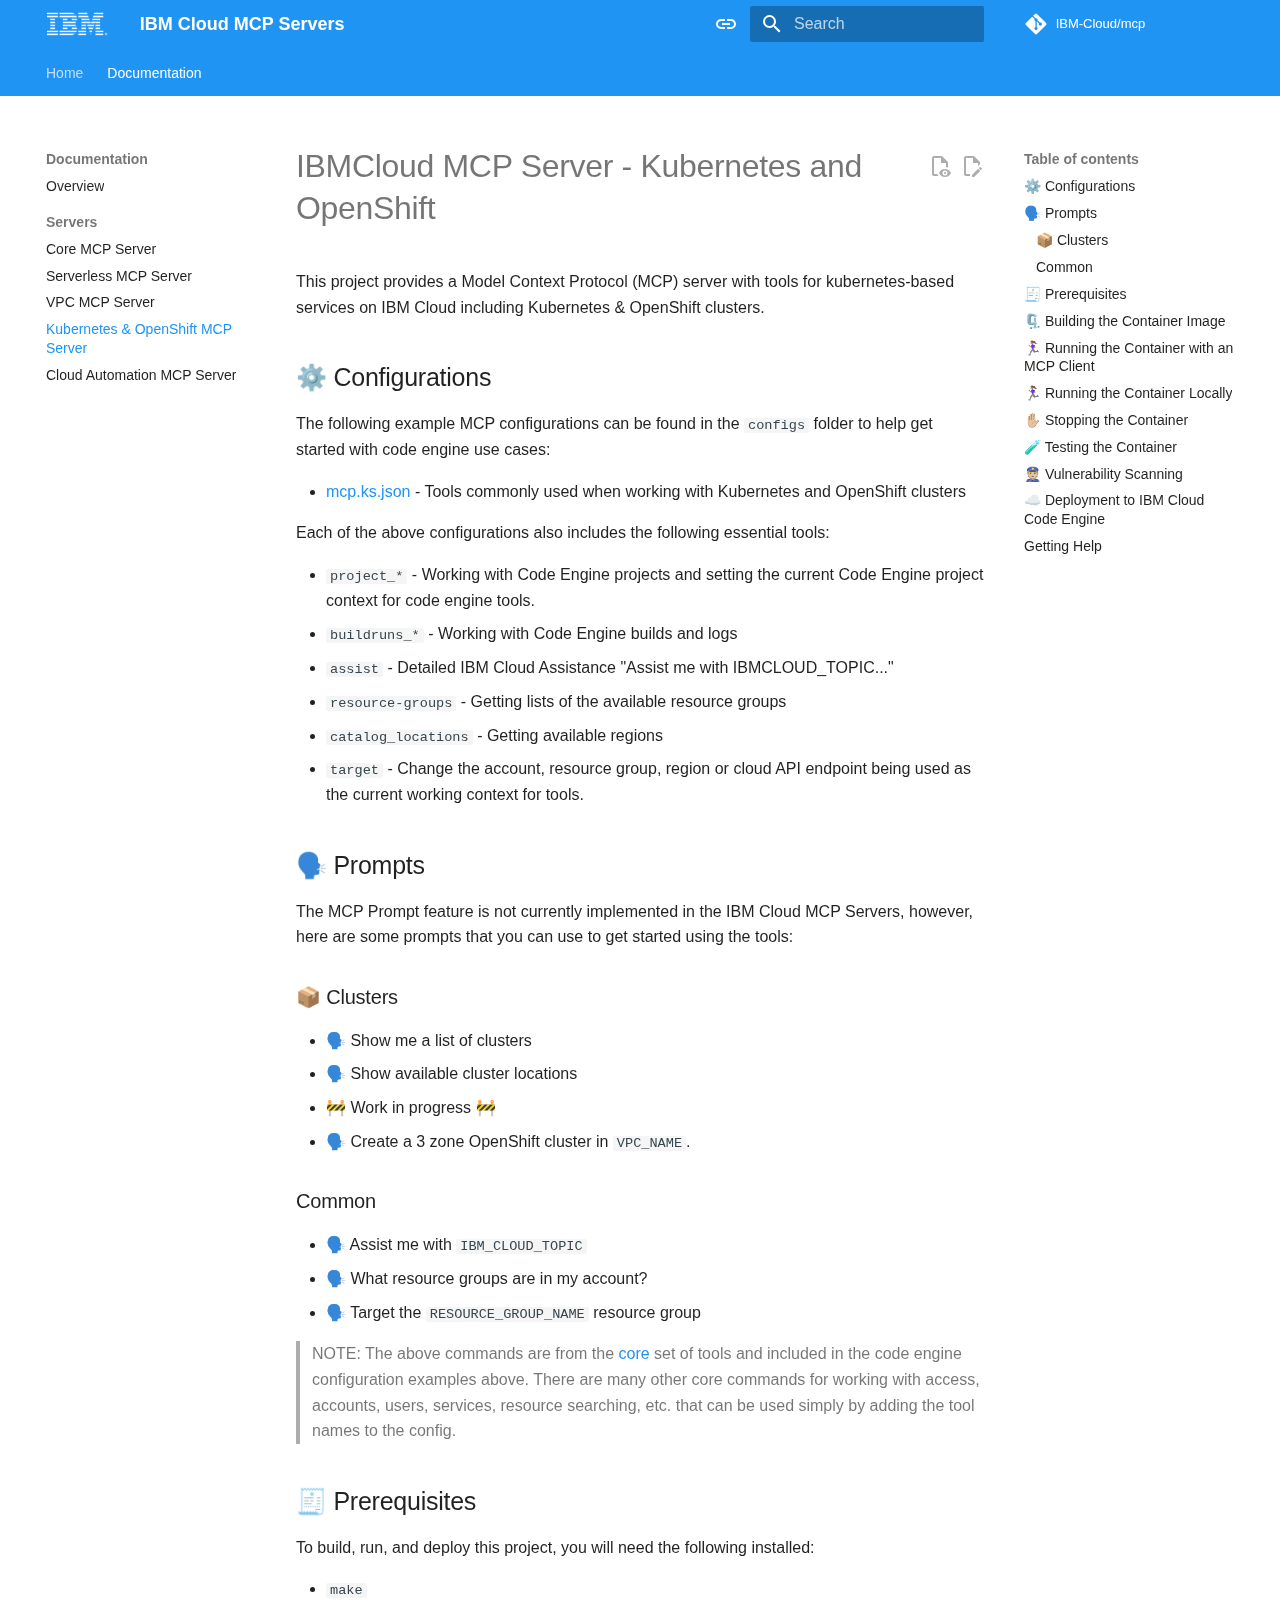
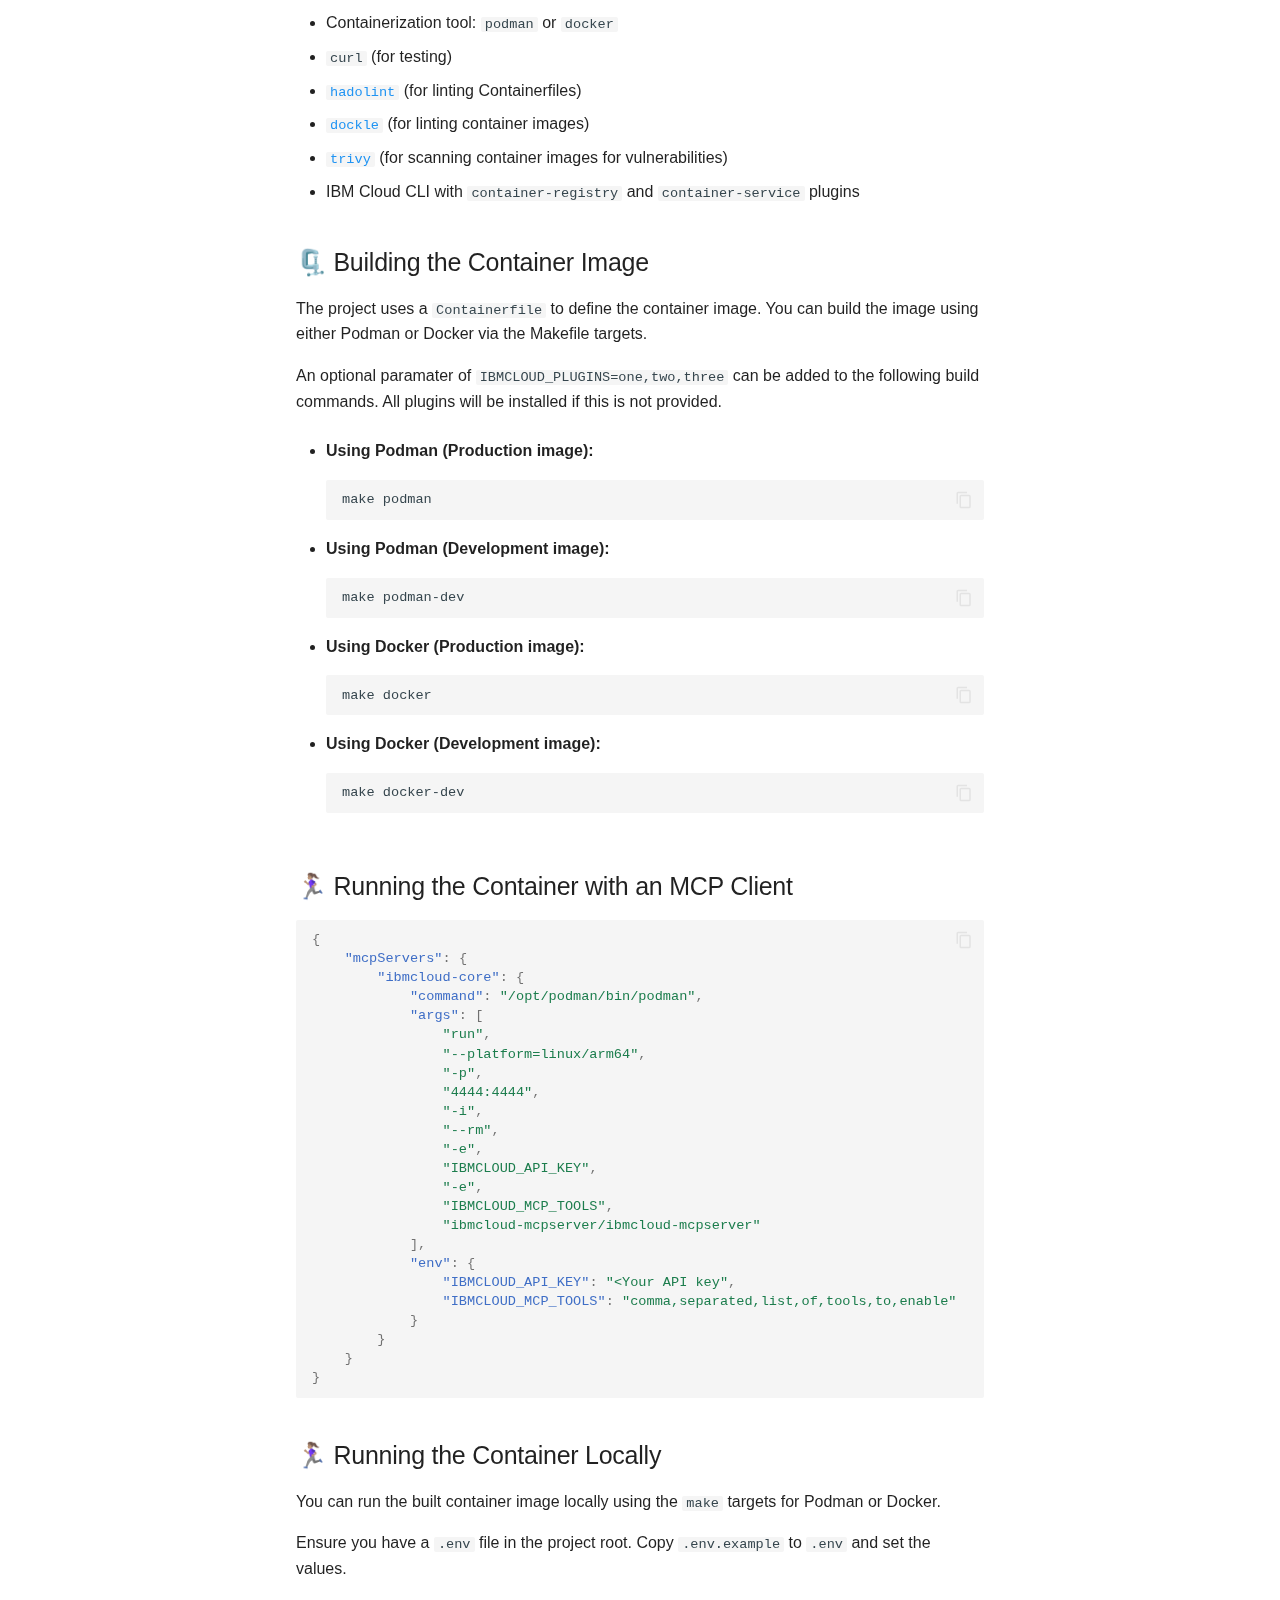
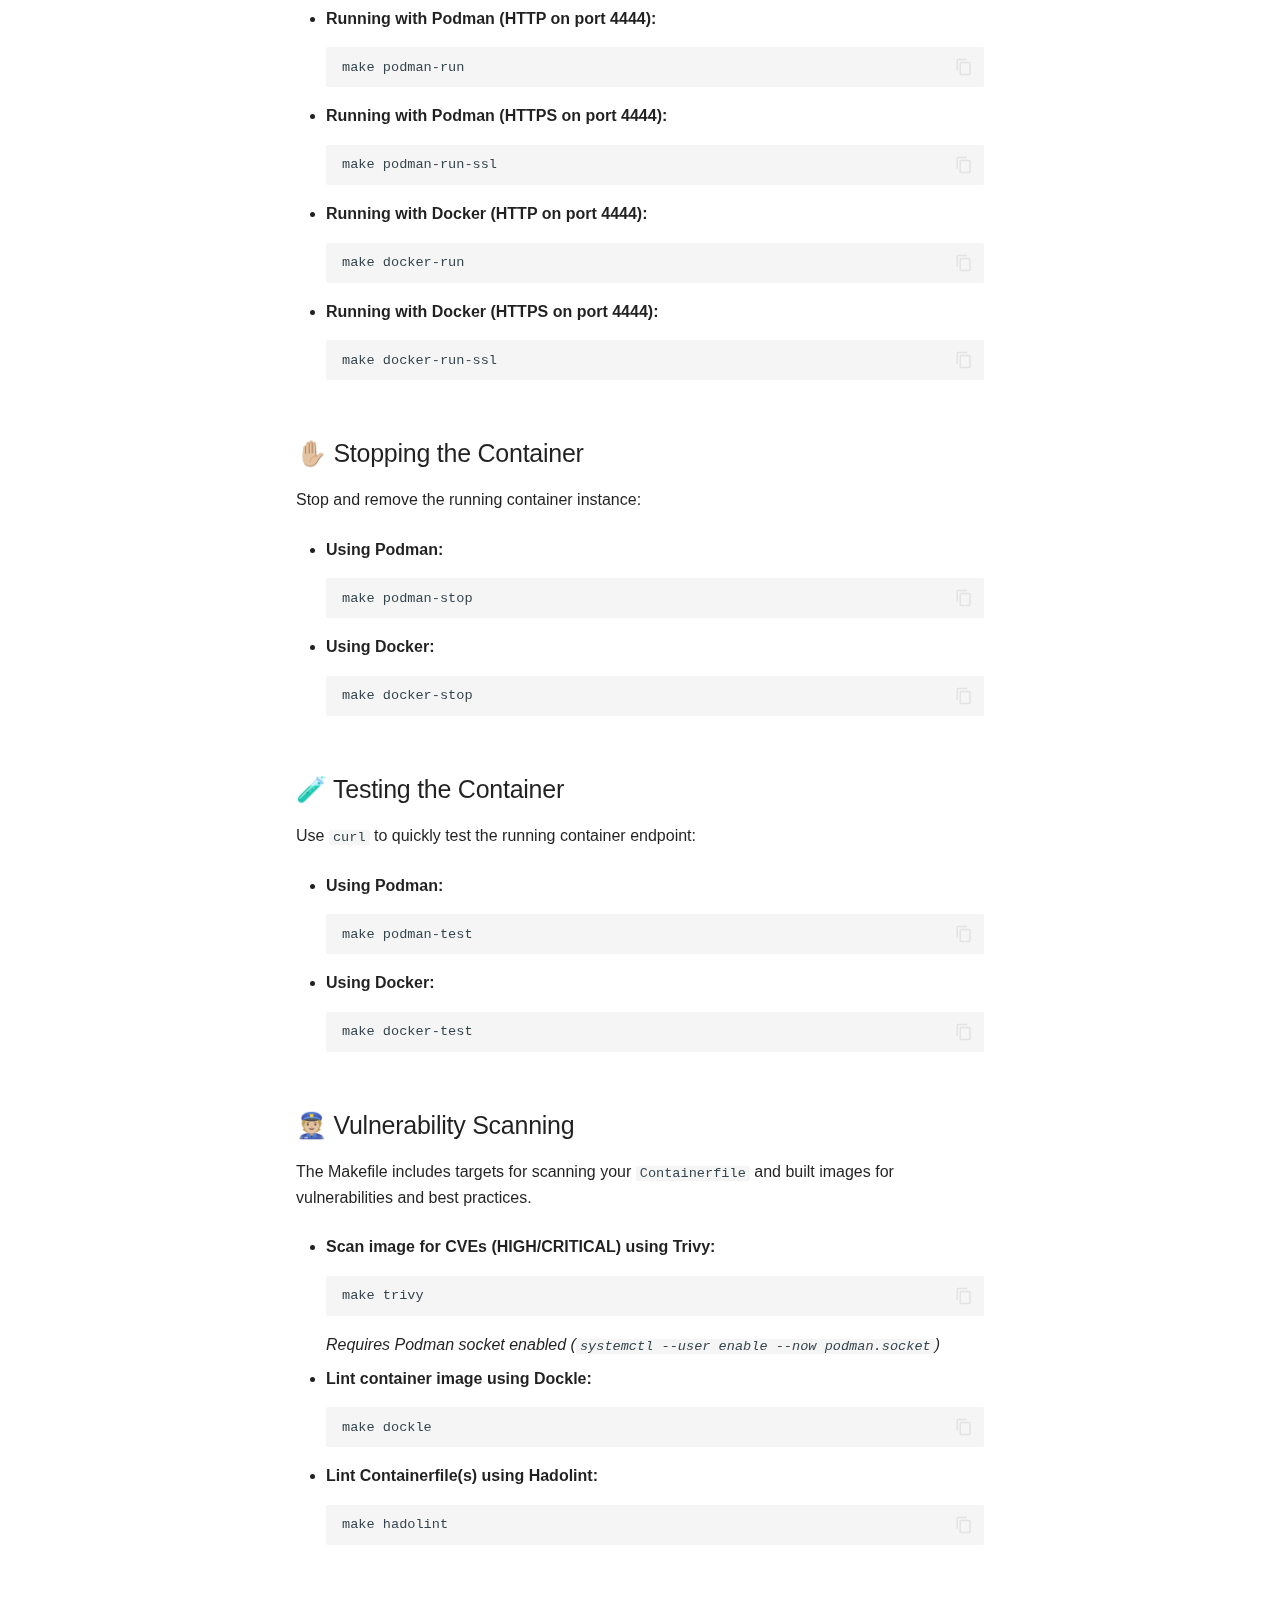
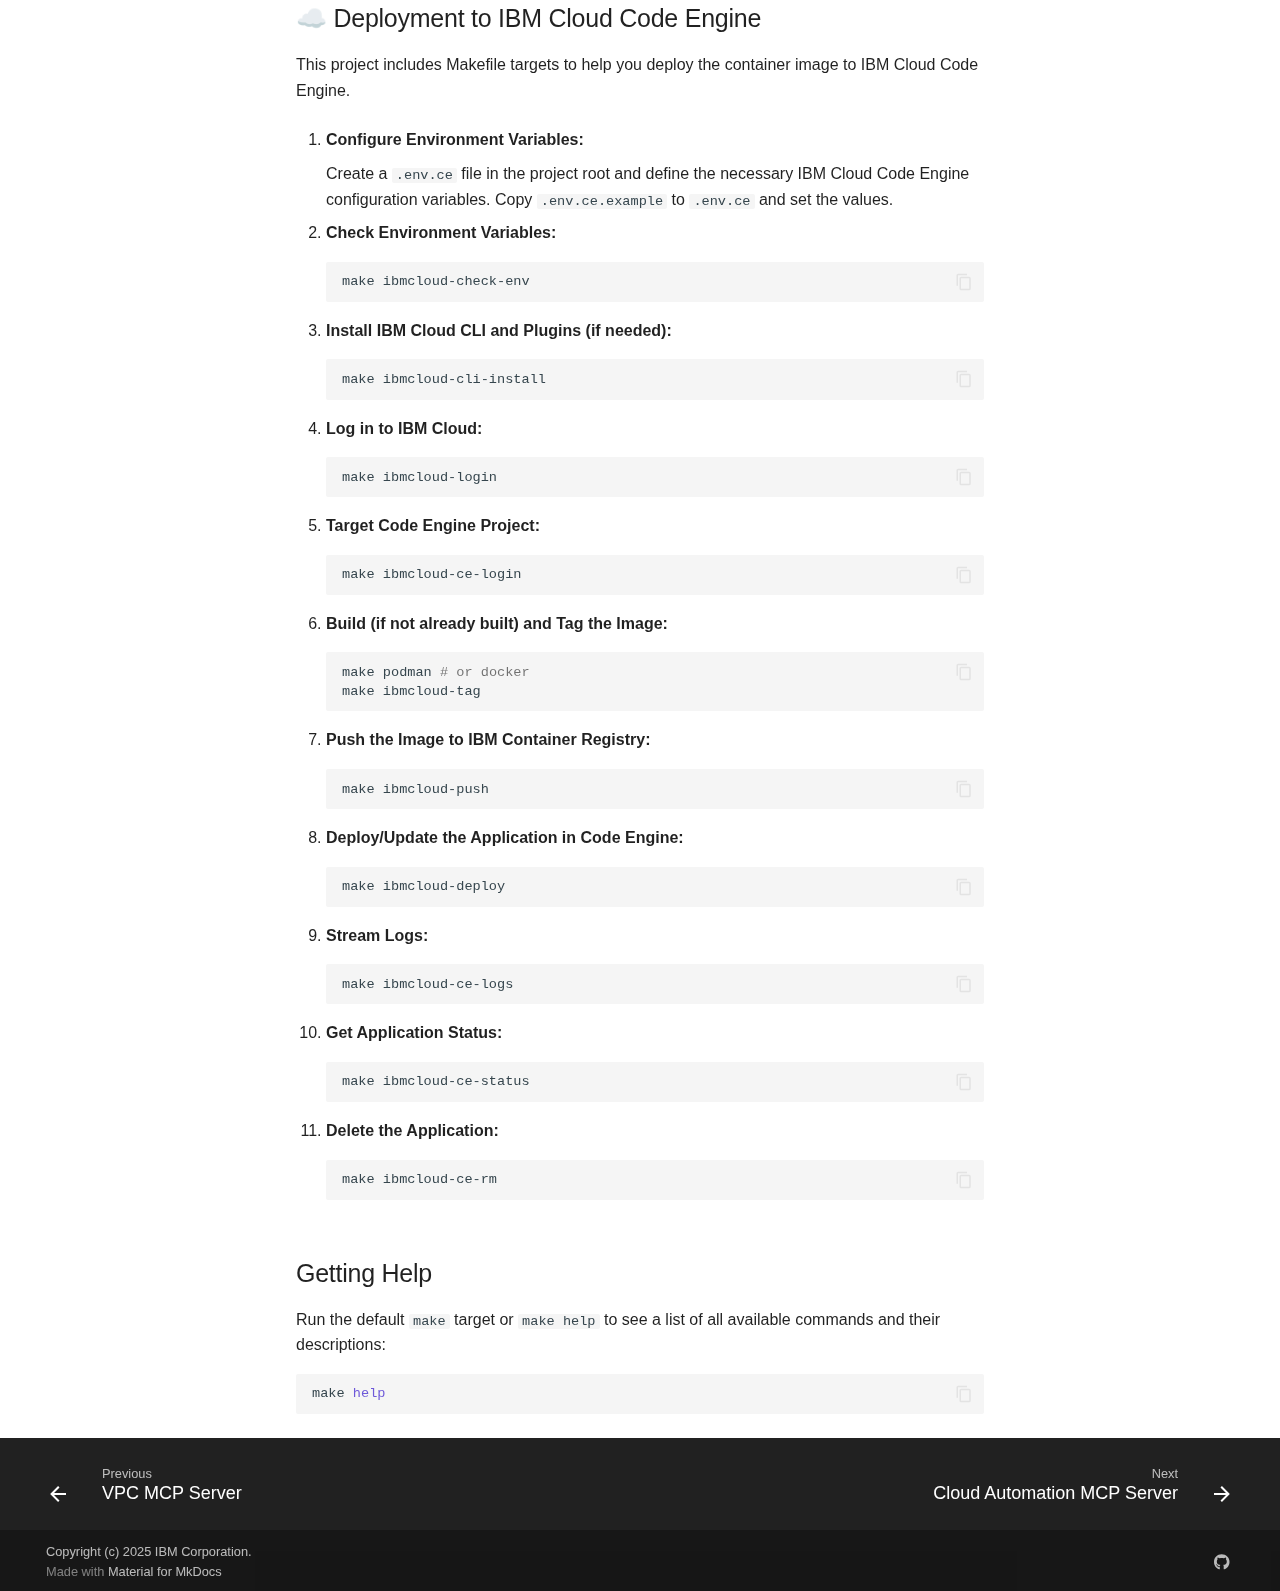
<file: servers/kubernetes/index.html>
<!doctype html>
<html lang="en" class="no-js">
  <head>
    
      <meta charset="utf-8">
      <meta name="viewport" content="width=device-width,initial-scale=1">
      
        <meta name="description" content="IBM MCP Servers Documentation">
      
      
        <meta name="author" content="Maxim Shelepov">
      
      
        <link rel="canonical" href="https://pages.github.com/IBM-Cloud/mcp/servers/kubernetes/">
      
      
        <link rel="prev" href="../vpc/">
      
      
        <link rel="next" href="../cloud-automation/">
      
      
      <link rel="icon" href="../../assets/images/favicon.png">
      <meta name="generator" content="mkdocs-1.6.1, mkdocs-material-9.6.15">
    
    
      
        <title>Kubernetes & OpenShift MCP Server - IBM Cloud MCP Servers</title>
      
    
    
      <link rel="stylesheet" href="../../assets/stylesheets/main.342714a4.min.css">
      
        
        <link rel="stylesheet" href="../../assets/stylesheets/palette.06af60db.min.css">
      
      


    
    
      
    
    
      
    
    
    <script>__md_scope=new URL("../..",location),__md_hash=e=>[...e].reduce(((e,_)=>(e<<5)-e+_.charCodeAt(0)),0),__md_get=(e,_=localStorage,t=__md_scope)=>JSON.parse(_.getItem(t.pathname+"."+e)),__md_set=(e,_,t=localStorage,a=__md_scope)=>{try{t.setItem(a.pathname+"."+e,JSON.stringify(_))}catch(e){}}</script>
    
      

    
    
    
  </head>
  
  
    
    
      
    
    
    
    
    <body dir="ltr" data-md-color-scheme="default" data-md-color-primary="indigo" data-md-color-accent="indigo">
  
    
    <input class="md-toggle" data-md-toggle="drawer" type="checkbox" id="__drawer" autocomplete="off">
    <input class="md-toggle" data-md-toggle="search" type="checkbox" id="__search" autocomplete="off">
    <label class="md-overlay" for="__drawer"></label>
    <div data-md-component="skip">
      
        
        <a href="#ibmcloud-mcp-server-kubernetes-and-openshift" class="md-skip">
          Skip to content
        </a>
      
    </div>
    <div data-md-component="announce">
      
    </div>
    
    
      

<header class="md-header" data-md-component="header">
  <nav class="md-header__inner md-grid" aria-label="Header">
    <a href="../.." title="IBM Cloud MCP Servers" class="md-header__button md-logo" aria-label="IBM Cloud MCP Servers" data-md-component="logo">
      
  <img src="../../assets/logo.png" alt="logo">

    </a>
    <label class="md-header__button md-icon" for="__drawer">
      
      <svg xmlns="http://www.w3.org/2000/svg" viewBox="0 0 24 24"><path d="M3 6h18v2H3zm0 5h18v2H3zm0 5h18v2H3z"/></svg>
    </label>
    <div class="md-header__title" data-md-component="header-title">
      <div class="md-header__ellipsis">
        <div class="md-header__topic">
          <span class="md-ellipsis">
            IBM Cloud MCP Servers
          </span>
        </div>
        <div class="md-header__topic" data-md-component="header-topic">
          <span class="md-ellipsis">
            
              Kubernetes & OpenShift MCP Server
            
          </span>
        </div>
      </div>
    </div>
    
      
        <form class="md-header__option" data-md-component="palette">
  
    
    
    
    <input class="md-option" data-md-color-media="(prefers-color-scheme)" data-md-color-scheme="default" data-md-color-primary="indigo" data-md-color-accent="indigo"  aria-label="Switch to light mode"  type="radio" name="__palette" id="__palette_0">
    
      <label class="md-header__button md-icon" title="Switch to light mode" for="__palette_1" hidden>
        <svg xmlns="http://www.w3.org/2000/svg" viewBox="0 0 24 24"><path d="M3.9 12c0-1.71 1.39-3.1 3.1-3.1h4V7H7a5 5 0 0 0-5 5 5 5 0 0 0 5 5h4v-1.9H7c-1.71 0-3.1-1.39-3.1-3.1M8 13h8v-2H8zm9-6h-4v1.9h4c1.71 0 3.1 1.39 3.1 3.1s-1.39 3.1-3.1 3.1h-4V17h4a5 5 0 0 0 5-5 5 5 0 0 0-5-5"/></svg>
      </label>
    
  
    
    
    
    <input class="md-option" data-md-color-media="(prefers-color-scheme: light)" data-md-color-scheme="default" data-md-color-primary="blue" data-md-color-accent="blue"  aria-label="Switch to dark mode"  type="radio" name="__palette" id="__palette_1">
    
      <label class="md-header__button md-icon" title="Switch to dark mode" for="__palette_2" hidden>
        <svg xmlns="http://www.w3.org/2000/svg" viewBox="0 0 24 24"><path d="M12 2a7 7 0 0 0-7 7c0 2.38 1.19 4.47 3 5.74V17a1 1 0 0 0 1 1h6a1 1 0 0 0 1-1v-2.26c1.81-1.27 3-3.36 3-5.74a7 7 0 0 0-7-7M9 21a1 1 0 0 0 1 1h4a1 1 0 0 0 1-1v-1H9z"/></svg>
      </label>
    
  
    
    
    
    <input class="md-option" data-md-color-media="(prefers-color-scheme: dark)" data-md-color-scheme="slate" data-md-color-primary="black" data-md-color-accent="blue"  aria-label="Switch to system preference"  type="radio" name="__palette" id="__palette_2">
    
      <label class="md-header__button md-icon" title="Switch to system preference" for="__palette_0" hidden>
        <svg xmlns="http://www.w3.org/2000/svg" viewBox="0 0 24 24"><path d="M12 2a7 7 0 0 1 7 7c0 2.38-1.19 4.47-3 5.74V17a1 1 0 0 1-1 1H9a1 1 0 0 1-1-1v-2.26C6.19 13.47 5 11.38 5 9a7 7 0 0 1 7-7M9 21v-1h6v1a1 1 0 0 1-1 1h-4a1 1 0 0 1-1-1m3-17a5 5 0 0 0-5 5c0 2.05 1.23 3.81 3 4.58V16h4v-2.42c1.77-.77 3-2.53 3-4.58a5 5 0 0 0-5-5"/></svg>
      </label>
    
  
</form>
      
    
    
      <script>var palette=__md_get("__palette");if(palette&&palette.color){if("(prefers-color-scheme)"===palette.color.media){var media=matchMedia("(prefers-color-scheme: light)"),input=document.querySelector(media.matches?"[data-md-color-media='(prefers-color-scheme: light)']":"[data-md-color-media='(prefers-color-scheme: dark)']");palette.color.media=input.getAttribute("data-md-color-media"),palette.color.scheme=input.getAttribute("data-md-color-scheme"),palette.color.primary=input.getAttribute("data-md-color-primary"),palette.color.accent=input.getAttribute("data-md-color-accent")}for(var[key,value]of Object.entries(palette.color))document.body.setAttribute("data-md-color-"+key,value)}</script>
    
    
    
      
      
        <label class="md-header__button md-icon" for="__search">
          
          <svg xmlns="http://www.w3.org/2000/svg" viewBox="0 0 24 24"><path d="M9.5 3A6.5 6.5 0 0 1 16 9.5c0 1.61-.59 3.09-1.56 4.23l.27.27h.79l5 5-1.5 1.5-5-5v-.79l-.27-.27A6.52 6.52 0 0 1 9.5 16 6.5 6.5 0 0 1 3 9.5 6.5 6.5 0 0 1 9.5 3m0 2C7 5 5 7 5 9.5S7 14 9.5 14 14 12 14 9.5 12 5 9.5 5"/></svg>
        </label>
        <div class="md-search" data-md-component="search" role="dialog">
  <label class="md-search__overlay" for="__search"></label>
  <div class="md-search__inner" role="search">
    <form class="md-search__form" name="search">
      <input type="text" class="md-search__input" name="query" aria-label="Search" placeholder="Search" autocapitalize="off" autocorrect="off" autocomplete="off" spellcheck="false" data-md-component="search-query" required>
      <label class="md-search__icon md-icon" for="__search">
        
        <svg xmlns="http://www.w3.org/2000/svg" viewBox="0 0 24 24"><path d="M9.5 3A6.5 6.5 0 0 1 16 9.5c0 1.61-.59 3.09-1.56 4.23l.27.27h.79l5 5-1.5 1.5-5-5v-.79l-.27-.27A6.52 6.52 0 0 1 9.5 16 6.5 6.5 0 0 1 3 9.5 6.5 6.5 0 0 1 9.5 3m0 2C7 5 5 7 5 9.5S7 14 9.5 14 14 12 14 9.5 12 5 9.5 5"/></svg>
        
        <svg xmlns="http://www.w3.org/2000/svg" viewBox="0 0 24 24"><path d="M20 11v2H8l5.5 5.5-1.42 1.42L4.16 12l7.92-7.92L13.5 5.5 8 11z"/></svg>
      </label>
      <nav class="md-search__options" aria-label="Search">
        
          <a href="javascript:void(0)" class="md-search__icon md-icon" title="Share" aria-label="Share" data-clipboard data-clipboard-text="" data-md-component="search-share" tabindex="-1">
            
            <svg xmlns="http://www.w3.org/2000/svg" viewBox="0 0 24 24"><path d="M18 16.08c-.76 0-1.44.3-1.96.77L8.91 12.7c.05-.23.09-.46.09-.7s-.04-.47-.09-.7l7.05-4.11c.54.5 1.25.81 2.04.81a3 3 0 0 0 3-3 3 3 0 0 0-3-3 3 3 0 0 0-3 3c0 .24.04.47.09.7L8.04 9.81C7.5 9.31 6.79 9 6 9a3 3 0 0 0-3 3 3 3 0 0 0 3 3c.79 0 1.5-.31 2.04-.81l7.12 4.15c-.05.21-.08.43-.08.66 0 1.61 1.31 2.91 2.92 2.91s2.92-1.3 2.92-2.91A2.92 2.92 0 0 0 18 16.08"/></svg>
          </a>
        
        <button type="reset" class="md-search__icon md-icon" title="Clear" aria-label="Clear" tabindex="-1">
          
          <svg xmlns="http://www.w3.org/2000/svg" viewBox="0 0 24 24"><path d="M19 6.41 17.59 5 12 10.59 6.41 5 5 6.41 10.59 12 5 17.59 6.41 19 12 13.41 17.59 19 19 17.59 13.41 12z"/></svg>
        </button>
      </nav>
      
        <div class="md-search__suggest" data-md-component="search-suggest"></div>
      
    </form>
    <div class="md-search__output">
      <div class="md-search__scrollwrap" tabindex="0" data-md-scrollfix>
        <div class="md-search-result" data-md-component="search-result">
          <div class="md-search-result__meta">
            Initializing search
          </div>
          <ol class="md-search-result__list" role="presentation"></ol>
        </div>
      </div>
    </div>
  </div>
</div>
      
    
    
      <div class="md-header__source">
        <a href="https://github.com/IBM-Cloud/mcp" title="Go to repository" class="md-source" data-md-component="source">
  <div class="md-source__icon md-icon">
    
    <svg xmlns="http://www.w3.org/2000/svg" viewBox="0 0 448 512"><!--! Font Awesome Free 6.7.2 by @fontawesome - https://fontawesome.com License - https://fontawesome.com/license/free (Icons: CC BY 4.0, Fonts: SIL OFL 1.1, Code: MIT License) Copyright 2024 Fonticons, Inc.--><path d="M439.55 236.05 244 40.45a28.87 28.87 0 0 0-40.81 0l-40.66 40.63 51.52 51.52c27.06-9.14 52.68 16.77 43.39 43.68l49.66 49.66c34.23-11.8 61.18 31 35.47 56.69-26.49 26.49-70.21-2.87-56-37.34L240.22 199v121.85c25.3 12.54 22.26 41.85 9.08 55a34.34 34.34 0 0 1-48.55 0c-17.57-17.6-11.07-46.91 11.25-56v-123c-20.8-8.51-24.6-30.74-18.64-45L142.57 101 8.45 235.14a28.86 28.86 0 0 0 0 40.81l195.61 195.6a28.86 28.86 0 0 0 40.8 0l194.69-194.69a28.86 28.86 0 0 0 0-40.81"/></svg>
  </div>
  <div class="md-source__repository">
    IBM-Cloud/mcp
  </div>
</a>
      </div>
    
  </nav>
  
</header>
    
    <div class="md-container" data-md-component="container">
      
      
        
          
            
<nav class="md-tabs" aria-label="Tabs" data-md-component="tabs">
  <div class="md-grid">
    <ul class="md-tabs__list">
      
        
  
  
  
  
    <li class="md-tabs__item">
      <a href="../.." class="md-tabs__link">
        
  
  
    
  
  Home

      </a>
    </li>
  

      
        
  
  
  
    
  
  
    
    
      <li class="md-tabs__item md-tabs__item--active">
        <a href="../../overview/" class="md-tabs__link">
          
  
  
    
  
  Documentation

        </a>
      </li>
    
  

      
    </ul>
  </div>
</nav>
          
        
      
      <main class="md-main" data-md-component="main">
        <div class="md-main__inner md-grid">
          
            
              
              <div class="md-sidebar md-sidebar--primary" data-md-component="sidebar" data-md-type="navigation" >
                <div class="md-sidebar__scrollwrap">
                  <div class="md-sidebar__inner">
                    


  


<nav class="md-nav md-nav--primary md-nav--lifted" aria-label="Navigation" data-md-level="0">
  <label class="md-nav__title" for="__drawer">
    <a href="../.." title="IBM Cloud MCP Servers" class="md-nav__button md-logo" aria-label="IBM Cloud MCP Servers" data-md-component="logo">
      
  <img src="../../assets/logo.png" alt="logo">

    </a>
    IBM Cloud MCP Servers
  </label>
  
    <div class="md-nav__source">
      <a href="https://github.com/IBM-Cloud/mcp" title="Go to repository" class="md-source" data-md-component="source">
  <div class="md-source__icon md-icon">
    
    <svg xmlns="http://www.w3.org/2000/svg" viewBox="0 0 448 512"><!--! Font Awesome Free 6.7.2 by @fontawesome - https://fontawesome.com License - https://fontawesome.com/license/free (Icons: CC BY 4.0, Fonts: SIL OFL 1.1, Code: MIT License) Copyright 2024 Fonticons, Inc.--><path d="M439.55 236.05 244 40.45a28.87 28.87 0 0 0-40.81 0l-40.66 40.63 51.52 51.52c27.06-9.14 52.68 16.77 43.39 43.68l49.66 49.66c34.23-11.8 61.18 31 35.47 56.69-26.49 26.49-70.21-2.87-56-37.34L240.22 199v121.85c25.3 12.54 22.26 41.85 9.08 55a34.34 34.34 0 0 1-48.55 0c-17.57-17.6-11.07-46.91 11.25-56v-123c-20.8-8.51-24.6-30.74-18.64-45L142.57 101 8.45 235.14a28.86 28.86 0 0 0 0 40.81l195.61 195.6a28.86 28.86 0 0 0 40.8 0l194.69-194.69a28.86 28.86 0 0 0 0-40.81"/></svg>
  </div>
  <div class="md-source__repository">
    IBM-Cloud/mcp
  </div>
</a>
    </div>
  
  <ul class="md-nav__list" data-md-scrollfix>
    
      
      
  
  
  
  
    <li class="md-nav__item">
      <a href="../.." class="md-nav__link">
        
  
  
  <span class="md-ellipsis">
    Home
    
  </span>
  

      </a>
    </li>
  

    
      
      
  
  
    
  
  
  
    
    
      
        
      
        
      
    
    
    
      
        
        
      
      
        
      
    
    
    <li class="md-nav__item md-nav__item--active md-nav__item--section md-nav__item--nested">
      
        
        
        <input class="md-nav__toggle md-toggle " type="checkbox" id="__nav_2" checked>
        
          
          <label class="md-nav__link" for="__nav_2" id="__nav_2_label" tabindex="">
            
  
  
  <span class="md-ellipsis">
    Documentation
    
  </span>
  

            <span class="md-nav__icon md-icon"></span>
          </label>
        
        <nav class="md-nav" data-md-level="1" aria-labelledby="__nav_2_label" aria-expanded="true">
          <label class="md-nav__title" for="__nav_2">
            <span class="md-nav__icon md-icon"></span>
            Documentation
          </label>
          <ul class="md-nav__list" data-md-scrollfix>
            
              
                
  
  
  
  
    <li class="md-nav__item">
      <a href="../../overview/" class="md-nav__link">
        
  
  
  <span class="md-ellipsis">
    Overview
    
  </span>
  

      </a>
    </li>
  

              
            
              
                
  
  
    
  
  
  
    
    
      
        
      
        
      
        
      
        
      
        
      
    
    
    
      
      
        
          
          
        
      
    
    
    <li class="md-nav__item md-nav__item--active md-nav__item--section md-nav__item--nested">
      
        
        
        <input class="md-nav__toggle md-toggle " type="checkbox" id="__nav_2_2" checked>
        
          
          <label class="md-nav__link" for="__nav_2_2" id="__nav_2_2_label" tabindex="">
            
  
  
  <span class="md-ellipsis">
    Servers
    
  </span>
  

            <span class="md-nav__icon md-icon"></span>
          </label>
        
        <nav class="md-nav" data-md-level="2" aria-labelledby="__nav_2_2_label" aria-expanded="true">
          <label class="md-nav__title" for="__nav_2_2">
            <span class="md-nav__icon md-icon"></span>
            Servers
          </label>
          <ul class="md-nav__list" data-md-scrollfix>
            
              
                
  
  
  
  
    <li class="md-nav__item">
      <a href="../core/" class="md-nav__link">
        
  
  
  <span class="md-ellipsis">
    Core MCP Server
    
  </span>
  

      </a>
    </li>
  

              
            
              
                
  
  
  
  
    <li class="md-nav__item">
      <a href="../serverless/" class="md-nav__link">
        
  
  
  <span class="md-ellipsis">
    Serverless MCP Server
    
  </span>
  

      </a>
    </li>
  

              
            
              
                
  
  
  
  
    <li class="md-nav__item">
      <a href="../vpc/" class="md-nav__link">
        
  
  
  <span class="md-ellipsis">
    VPC MCP Server
    
  </span>
  

      </a>
    </li>
  

              
            
              
                
  
  
    
  
  
  
    <li class="md-nav__item md-nav__item--active">
      
      <input class="md-nav__toggle md-toggle" type="checkbox" id="__toc">
      
      
        
      
      
        <label class="md-nav__link md-nav__link--active" for="__toc">
          
  
  
  <span class="md-ellipsis">
    Kubernetes & OpenShift MCP Server
    
  </span>
  

          <span class="md-nav__icon md-icon"></span>
        </label>
      
      <a href="./" class="md-nav__link md-nav__link--active">
        
  
  
  <span class="md-ellipsis">
    Kubernetes & OpenShift MCP Server
    
  </span>
  

      </a>
      
        

<nav class="md-nav md-nav--secondary" aria-label="Table of contents">
  
  
  
    
  
  
    <label class="md-nav__title" for="__toc">
      <span class="md-nav__icon md-icon"></span>
      Table of contents
    </label>
    <ul class="md-nav__list" data-md-component="toc" data-md-scrollfix>
      
        <li class="md-nav__item">
  <a href="#configurations" class="md-nav__link">
    <span class="md-ellipsis">
      ⚙️ Configurations
    </span>
  </a>
  
</li>
      
        <li class="md-nav__item">
  <a href="#prompts" class="md-nav__link">
    <span class="md-ellipsis">
      🗣️ Prompts
    </span>
  </a>
  
    <nav class="md-nav" aria-label="🗣️ Prompts">
      <ul class="md-nav__list">
        
          <li class="md-nav__item">
  <a href="#clusters" class="md-nav__link">
    <span class="md-ellipsis">
      📦 Clusters
    </span>
  </a>
  
</li>
        
          <li class="md-nav__item">
  <a href="#common" class="md-nav__link">
    <span class="md-ellipsis">
      Common
    </span>
  </a>
  
</li>
        
      </ul>
    </nav>
  
</li>
      
        <li class="md-nav__item">
  <a href="#prerequisites" class="md-nav__link">
    <span class="md-ellipsis">
      🧾 Prerequisites
    </span>
  </a>
  
</li>
      
        <li class="md-nav__item">
  <a href="#building-the-container-image" class="md-nav__link">
    <span class="md-ellipsis">
      🗜️ Building the Container Image
    </span>
  </a>
  
</li>
      
        <li class="md-nav__item">
  <a href="#running-the-container-with-an-mcp-client" class="md-nav__link">
    <span class="md-ellipsis">
      🏃🏽‍♀️ Running the Container with an MCP Client
    </span>
  </a>
  
</li>
      
        <li class="md-nav__item">
  <a href="#running-the-container-locally" class="md-nav__link">
    <span class="md-ellipsis">
      🏃🏽‍♀️ Running the Container Locally
    </span>
  </a>
  
</li>
      
        <li class="md-nav__item">
  <a href="#stopping-the-container" class="md-nav__link">
    <span class="md-ellipsis">
      ✋🏼 Stopping the Container
    </span>
  </a>
  
</li>
      
        <li class="md-nav__item">
  <a href="#testing-the-container" class="md-nav__link">
    <span class="md-ellipsis">
      🧪 Testing the Container
    </span>
  </a>
  
</li>
      
        <li class="md-nav__item">
  <a href="#vulnerability-scanning" class="md-nav__link">
    <span class="md-ellipsis">
      👮🏼 Vulnerability Scanning
    </span>
  </a>
  
</li>
      
        <li class="md-nav__item">
  <a href="#deployment-to-ibm-cloud-code-engine" class="md-nav__link">
    <span class="md-ellipsis">
      ☁️ Deployment to IBM Cloud Code Engine
    </span>
  </a>
  
</li>
      
        <li class="md-nav__item">
  <a href="#getting-help" class="md-nav__link">
    <span class="md-ellipsis">
      Getting Help
    </span>
  </a>
  
</li>
      
    </ul>
  
</nav>
      
    </li>
  

              
            
              
                
  
  
  
  
    <li class="md-nav__item">
      <a href="../cloud-automation/" class="md-nav__link">
        
  
  
  <span class="md-ellipsis">
    Cloud Automation MCP Server
    
  </span>
  

      </a>
    </li>
  

              
            
          </ul>
        </nav>
      
    </li>
  

              
            
          </ul>
        </nav>
      
    </li>
  

    
  </ul>
</nav>
                  </div>
                </div>
              </div>
            
            
              
              <div class="md-sidebar md-sidebar--secondary" data-md-component="sidebar" data-md-type="toc" >
                <div class="md-sidebar__scrollwrap">
                  <div class="md-sidebar__inner">
                    

<nav class="md-nav md-nav--secondary" aria-label="Table of contents">
  
  
  
    
  
  
    <label class="md-nav__title" for="__toc">
      <span class="md-nav__icon md-icon"></span>
      Table of contents
    </label>
    <ul class="md-nav__list" data-md-component="toc" data-md-scrollfix>
      
        <li class="md-nav__item">
  <a href="#configurations" class="md-nav__link">
    <span class="md-ellipsis">
      ⚙️ Configurations
    </span>
  </a>
  
</li>
      
        <li class="md-nav__item">
  <a href="#prompts" class="md-nav__link">
    <span class="md-ellipsis">
      🗣️ Prompts
    </span>
  </a>
  
    <nav class="md-nav" aria-label="🗣️ Prompts">
      <ul class="md-nav__list">
        
          <li class="md-nav__item">
  <a href="#clusters" class="md-nav__link">
    <span class="md-ellipsis">
      📦 Clusters
    </span>
  </a>
  
</li>
        
          <li class="md-nav__item">
  <a href="#common" class="md-nav__link">
    <span class="md-ellipsis">
      Common
    </span>
  </a>
  
</li>
        
      </ul>
    </nav>
  
</li>
      
        <li class="md-nav__item">
  <a href="#prerequisites" class="md-nav__link">
    <span class="md-ellipsis">
      🧾 Prerequisites
    </span>
  </a>
  
</li>
      
        <li class="md-nav__item">
  <a href="#building-the-container-image" class="md-nav__link">
    <span class="md-ellipsis">
      🗜️ Building the Container Image
    </span>
  </a>
  
</li>
      
        <li class="md-nav__item">
  <a href="#running-the-container-with-an-mcp-client" class="md-nav__link">
    <span class="md-ellipsis">
      🏃🏽‍♀️ Running the Container with an MCP Client
    </span>
  </a>
  
</li>
      
        <li class="md-nav__item">
  <a href="#running-the-container-locally" class="md-nav__link">
    <span class="md-ellipsis">
      🏃🏽‍♀️ Running the Container Locally
    </span>
  </a>
  
</li>
      
        <li class="md-nav__item">
  <a href="#stopping-the-container" class="md-nav__link">
    <span class="md-ellipsis">
      ✋🏼 Stopping the Container
    </span>
  </a>
  
</li>
      
        <li class="md-nav__item">
  <a href="#testing-the-container" class="md-nav__link">
    <span class="md-ellipsis">
      🧪 Testing the Container
    </span>
  </a>
  
</li>
      
        <li class="md-nav__item">
  <a href="#vulnerability-scanning" class="md-nav__link">
    <span class="md-ellipsis">
      👮🏼 Vulnerability Scanning
    </span>
  </a>
  
</li>
      
        <li class="md-nav__item">
  <a href="#deployment-to-ibm-cloud-code-engine" class="md-nav__link">
    <span class="md-ellipsis">
      ☁️ Deployment to IBM Cloud Code Engine
    </span>
  </a>
  
</li>
      
        <li class="md-nav__item">
  <a href="#getting-help" class="md-nav__link">
    <span class="md-ellipsis">
      Getting Help
    </span>
  </a>
  
</li>
      
    </ul>
  
</nav>
                  </div>
                </div>
              </div>
            
          
          
            <div class="md-content" data-md-component="content">
              <article class="md-content__inner md-typeset">
                
                  


  
    <a href="https://github.com/IBM-Cloud/mcp/edit/main/docs/docs/servers/kubernetes.md" title="Edit this page" class="md-content__button md-icon" rel="edit">
      
      <svg xmlns="http://www.w3.org/2000/svg" viewBox="0 0 24 24"><path d="M10 20H6V4h7v5h5v3.1l2-2V8l-6-6H6c-1.1 0-2 .9-2 2v16c0 1.1.9 2 2 2h4zm10.2-7c.1 0 .3.1.4.2l1.3 1.3c.2.2.2.6 0 .8l-1 1-2.1-2.1 1-1c.1-.1.2-.2.4-.2m0 3.9L14.1 23H12v-2.1l6.1-6.1z"/></svg>
    </a>
  
  
    
      
    
    <a href="https://github.com/IBM-Cloud/mcp/raw/main/docs/docs/servers/kubernetes.md" title="View source of this page" class="md-content__button md-icon">
      
      <svg xmlns="http://www.w3.org/2000/svg" viewBox="0 0 24 24"><path d="M17 18c.56 0 1 .44 1 1s-.44 1-1 1-1-.44-1-1 .44-1 1-1m0-3c-2.73 0-5.06 1.66-6 4 .94 2.34 3.27 4 6 4s5.06-1.66 6-4c-.94-2.34-3.27-4-6-4m0 6.5a2.5 2.5 0 0 1-2.5-2.5 2.5 2.5 0 0 1 2.5-2.5 2.5 2.5 0 0 1 2.5 2.5 2.5 2.5 0 0 1-2.5 2.5M9.27 20H6V4h7v5h5v4.07c.7.08 1.36.25 2 .49V8l-6-6H6a2 2 0 0 0-2 2v16a2 2 0 0 0 2 2h4.5a8.2 8.2 0 0 1-1.23-2"/></svg>
    </a>
  


<h1 id="ibmcloud-mcp-server-kubernetes-and-openshift">IBMCloud MCP Server - Kubernetes and OpenShift</h1>
<p>This project provides a Model Context Protocol (MCP) server with tools for kubernetes-based services on IBM Cloud including Kubernetes &amp; OpenShift clusters.</p>
<h2 id="configurations">⚙️ Configurations</h2>
<p>The following example MCP configurations can be found in the <code>configs</code> folder to help get started with code engine use cases:</p>
<ul>
<li><a href="https://github.com/IBM-Cloud/ibmcloud-mcp-server/blob/main/src/kubernetes/configs/mcp.code_engine_apps.json">mcp.ks.json</a> - Tools commonly used when working with Kubernetes and OpenShift clusters</li>
</ul>
<p>Each of the above configurations also includes the following essential tools:</p>
<ul>
<li><code>project_*</code> - Working with Code Engine projects and setting the current Code Engine project context for code engine tools.</li>
<li><code>buildruns_*</code> - Working with Code Engine builds and logs</li>
<li><code>assist</code> - Detailed IBM Cloud Assistance "Assist me with IBMCLOUD_TOPIC..."</li>
<li><code>resource-groups</code> - Getting lists of the available resource groups</li>
<li><code>catalog_locations</code> - Getting available regions</li>
<li><code>target</code> - Change the account, resource group, region or cloud API endpoint being used as the current working context for tools.</li>
</ul>
<h2 id="prompts">🗣️ Prompts</h2>
<p>The MCP Prompt feature is not currently implemented in the IBM Cloud MCP Servers, however, here are some prompts that you can 
use to get started using the tools:</p>
<h3 id="clusters">📦 Clusters</h3>
<ul>
<li>🗣️ Show me a list of clusters</li>
<li>
<p>🗣️ Show available cluster locations</p>
</li>
<li>
<p>🚧 Work in progress 🚧</p>
</li>
<li>🗣️ Create a 3 zone OpenShift cluster in <code>VPC_NAME</code>.</li>
</ul>
<h3 id="common">Common</h3>
<ul>
<li>🗣️ Assist me with <code>IBM_CLOUD_TOPIC</code></li>
<li>🗣️ What resource groups are in my account?</li>
<li>🗣️ Target the <code>RESOURCE_GROUP_NAME</code> resource group</li>
</ul>
<blockquote>
<p>NOTE: The above commands are from the <a href="servers/core.md">core</a> set of tools and included in the code engine configuration examples above.  There are many other core commands for working with access, accounts, users, services, resource searching, etc. that can be used simply by adding the tool names to the config.</p>
</blockquote>
<h2 id="prerequisites">🧾 Prerequisites</h2>
<p>To build, run, and deploy this project, you will need the following installed:</p>
<ul>
<li><code>make</code></li>
<li>Containerization tool: <code>podman</code> or <code>docker</code></li>
<li><code>curl</code> (for testing)</li>
<li><a href="https://github.com/hadolint/hadolint?tab=readme-ov-file#install"><code>hadolint</code></a> (for linting Containerfiles)</li>
<li><a href="https://github.com/goodwithtech/dockle"><code>dockle</code></a> (for linting container images)</li>
<li><a href="https://trivy.dev/v0.60/getting-started/installation/"><code>trivy</code></a> (for scanning container images for vulnerabilities)</li>
<li>IBM Cloud CLI with <code>container-registry</code> and <code>container-service</code> plugins</li>
</ul>
<h2 id="building-the-container-image">🗜️ Building the Container Image</h2>
<p>The project uses a <code>Containerfile</code> to define the container image. You can build the image using either Podman or Docker via the Makefile targets.</p>
<p>An optional paramater of <code>IBMCLOUD_PLUGINS=one,two,three</code> can be added to the following build commands. All plugins will be installed if this is not provided.</p>
<ul>
<li>
<p><strong>Using Podman (Production image):</strong></p>
<div class="highlight"><pre><span></span><code>make<span class="w"> </span>podman
</code></pre></div>
</li>
<li>
<p><strong>Using Podman (Development image):</strong></p>
<div class="highlight"><pre><span></span><code>make<span class="w"> </span>podman-dev
</code></pre></div>
</li>
<li>
<p><strong>Using Docker (Production image):</strong></p>
<div class="highlight"><pre><span></span><code>make<span class="w"> </span>docker
</code></pre></div>
</li>
<li>
<p><strong>Using Docker (Development image):</strong></p>
<div class="highlight"><pre><span></span><code>make<span class="w"> </span>docker-dev
</code></pre></div>
</li>
</ul>
<h2 id="running-the-container-with-an-mcp-client">🏃🏽‍♀️ Running the Container with an MCP Client</h2>
<div class="highlight"><pre><span></span><code><span class="p">{</span>
<span class="w">    </span><span class="nt">&quot;mcpServers&quot;</span><span class="p">:</span><span class="w"> </span><span class="p">{</span>
<span class="w">        </span><span class="nt">&quot;ibmcloud-core&quot;</span><span class="p">:</span><span class="w"> </span><span class="p">{</span>
<span class="w">            </span><span class="nt">&quot;command&quot;</span><span class="p">:</span><span class="w"> </span><span class="s2">&quot;/opt/podman/bin/podman&quot;</span><span class="p">,</span>
<span class="w">            </span><span class="nt">&quot;args&quot;</span><span class="p">:</span><span class="w"> </span><span class="p">[</span>
<span class="w">                </span><span class="s2">&quot;run&quot;</span><span class="p">,</span>
<span class="w">                </span><span class="s2">&quot;--platform=linux/arm64&quot;</span><span class="p">,</span>
<span class="w">                </span><span class="s2">&quot;-p&quot;</span><span class="p">,</span>
<span class="w">                </span><span class="s2">&quot;4444:4444&quot;</span><span class="p">,</span>
<span class="w">                </span><span class="s2">&quot;-i&quot;</span><span class="p">,</span>
<span class="w">                </span><span class="s2">&quot;--rm&quot;</span><span class="p">,</span>
<span class="w">                </span><span class="s2">&quot;-e&quot;</span><span class="p">,</span>
<span class="w">                </span><span class="s2">&quot;IBMCLOUD_API_KEY&quot;</span><span class="p">,</span>
<span class="w">                </span><span class="s2">&quot;-e&quot;</span><span class="p">,</span>
<span class="w">                </span><span class="s2">&quot;IBMCLOUD_MCP_TOOLS&quot;</span><span class="p">,</span>
<span class="w">                </span><span class="s2">&quot;ibmcloud-mcpserver/ibmcloud-mcpserver&quot;</span>
<span class="w">            </span><span class="p">],</span>
<span class="w">            </span><span class="nt">&quot;env&quot;</span><span class="p">:</span><span class="w"> </span><span class="p">{</span>
<span class="w">                </span><span class="nt">&quot;IBMCLOUD_API_KEY&quot;</span><span class="p">:</span><span class="w"> </span><span class="s2">&quot;&lt;Your API key&quot;</span><span class="p">,</span>
<span class="w">                </span><span class="nt">&quot;IBMCLOUD_MCP_TOOLS&quot;</span><span class="p">:</span><span class="w"> </span><span class="s2">&quot;comma,separated,list,of,tools,to,enable&quot;</span>
<span class="w">            </span><span class="p">}</span>
<span class="w">        </span><span class="p">}</span>
<span class="w">    </span><span class="p">}</span>
<span class="p">}</span>
</code></pre></div>
<h2 id="running-the-container-locally">🏃🏽‍♀️ Running the Container Locally</h2>
<p>You can run the built container image locally using the <code>make</code> targets for Podman or Docker.</p>
<p>Ensure you have a <code>.env</code> file in the project root. Copy <code>.env.example</code> to <code>.env</code> and set the values.</p>
<ul>
<li>
<p><strong>Running with Podman (HTTP on port 4444):</strong></p>
<div class="highlight"><pre><span></span><code>make<span class="w"> </span>podman-run
</code></pre></div>
</li>
<li>
<p><strong>Running with Podman (HTTPS on port 4444):</strong></p>
<div class="highlight"><pre><span></span><code>make<span class="w"> </span>podman-run-ssl
</code></pre></div>
</li>
<li>
<p><strong>Running with Docker (HTTP on port 4444):</strong></p>
<div class="highlight"><pre><span></span><code>make<span class="w"> </span>docker-run
</code></pre></div>
</li>
<li>
<p><strong>Running with Docker (HTTPS on port 4444):</strong></p>
<div class="highlight"><pre><span></span><code>make<span class="w"> </span>docker-run-ssl
</code></pre></div>
</li>
</ul>
<h2 id="stopping-the-container">✋🏼 Stopping the Container</h2>
<p>Stop and remove the running container instance:</p>
<ul>
<li>
<p><strong>Using Podman:</strong></p>
<div class="highlight"><pre><span></span><code>make<span class="w"> </span>podman-stop
</code></pre></div>
</li>
<li>
<p><strong>Using Docker:</strong></p>
<div class="highlight"><pre><span></span><code>make<span class="w"> </span>docker-stop
</code></pre></div>
</li>
</ul>
<h2 id="testing-the-container">🧪 Testing the Container</h2>
<p>Use <code>curl</code> to quickly test the running container endpoint:</p>
<ul>
<li>
<p><strong>Using Podman:</strong></p>
<div class="highlight"><pre><span></span><code>make<span class="w"> </span>podman-test
</code></pre></div>
</li>
<li>
<p><strong>Using Docker:</strong></p>
<div class="highlight"><pre><span></span><code>make<span class="w"> </span>docker-test
</code></pre></div>
</li>
</ul>
<h2 id="vulnerability-scanning">👮🏼 Vulnerability Scanning</h2>
<p>The Makefile includes targets for scanning your <code>Containerfile</code> and built images for vulnerabilities and best practices.</p>
<ul>
<li>
<p><strong>Scan image for CVEs (HIGH/CRITICAL) using Trivy:</strong></p>
<div class="highlight"><pre><span></span><code>make<span class="w"> </span>trivy
</code></pre></div>
<p><em>Requires Podman socket enabled (<code>systemctl --user enable --now podman.socket</code>)</em></p>
</li>
<li>
<p><strong>Lint container image using Dockle:</strong></p>
<div class="highlight"><pre><span></span><code>make<span class="w"> </span>dockle
</code></pre></div>
</li>
<li>
<p><strong>Lint Containerfile(s) using Hadolint:</strong></p>
<div class="highlight"><pre><span></span><code>make<span class="w"> </span>hadolint
</code></pre></div>
</li>
</ul>
<h2 id="deployment-to-ibm-cloud-code-engine">☁️ Deployment to IBM Cloud Code Engine</h2>
<p>This project includes Makefile targets to help you deploy the container image to IBM Cloud Code Engine.</p>
<ol>
<li>
<p><strong>Configure Environment Variables:</strong></p>
<p>Create a <code>.env.ce</code> file in the project root and define the necessary IBM Cloud Code Engine configuration variables. Copy <code>.env.ce.example</code> to <code>.env.ce</code> and set the values.</p>
</li>
<li>
<p><strong>Check Environment Variables:</strong></p>
<div class="highlight"><pre><span></span><code>make<span class="w"> </span>ibmcloud-check-env
</code></pre></div>
</li>
<li>
<p><strong>Install IBM Cloud CLI and Plugins (if needed):</strong></p>
<div class="highlight"><pre><span></span><code>make<span class="w"> </span>ibmcloud-cli-install
</code></pre></div>
</li>
<li>
<p><strong>Log in to IBM Cloud:</strong></p>
<div class="highlight"><pre><span></span><code>make<span class="w"> </span>ibmcloud-login
</code></pre></div>
</li>
<li>
<p><strong>Target Code Engine Project:</strong></p>
<div class="highlight"><pre><span></span><code>make<span class="w"> </span>ibmcloud-ce-login
</code></pre></div>
</li>
<li>
<p><strong>Build (if not already built) and Tag the Image:</strong></p>
<div class="highlight"><pre><span></span><code>make<span class="w"> </span>podman<span class="w"> </span><span class="c1"># or docker</span>
make<span class="w"> </span>ibmcloud-tag
</code></pre></div>
</li>
<li>
<p><strong>Push the Image to IBM Container Registry:</strong></p>
<div class="highlight"><pre><span></span><code>make<span class="w"> </span>ibmcloud-push
</code></pre></div>
</li>
<li>
<p><strong>Deploy/Update the Application in Code Engine:</strong></p>
<div class="highlight"><pre><span></span><code>make<span class="w"> </span>ibmcloud-deploy
</code></pre></div>
</li>
<li>
<p><strong>Stream Logs:</strong></p>
<div class="highlight"><pre><span></span><code>make<span class="w"> </span>ibmcloud-ce-logs
</code></pre></div>
</li>
<li>
<p><strong>Get Application Status:</strong></p>
<div class="highlight"><pre><span></span><code>make<span class="w"> </span>ibmcloud-ce-status
</code></pre></div>
</li>
<li>
<p><strong>Delete the Application:</strong></p>
<div class="highlight"><pre><span></span><code>make<span class="w"> </span>ibmcloud-ce-rm
</code></pre></div>
</li>
</ol>
<h2 id="getting-help">Getting Help</h2>
<p>Run the default <code>make</code> target or <code>make help</code> to see a list of all available commands and their descriptions:</p>
<div class="highlight"><pre><span></span><code>make<span class="w"> </span><span class="nb">help</span>
</code></pre></div>












                
              </article>
            </div>
          
          
<script>var target=document.getElementById(location.hash.slice(1));target&&target.name&&(target.checked=target.name.startsWith("__tabbed_"))</script>
        </div>
        
          <button type="button" class="md-top md-icon" data-md-component="top" hidden>
  
  <svg xmlns="http://www.w3.org/2000/svg" viewBox="0 0 24 24"><path d="M13 20h-2V8l-5.5 5.5-1.42-1.42L12 4.16l7.92 7.92-1.42 1.42L13 8z"/></svg>
  Back to top
</button>
        
      </main>
      
        <footer class="md-footer">
  
    
      
      <nav class="md-footer__inner md-grid" aria-label="Footer" >
        
          
          <a href="../vpc/" class="md-footer__link md-footer__link--prev" aria-label="Previous: VPC MCP Server">
            <div class="md-footer__button md-icon">
              
              <svg xmlns="http://www.w3.org/2000/svg" viewBox="0 0 24 24"><path d="M20 11v2H8l5.5 5.5-1.42 1.42L4.16 12l7.92-7.92L13.5 5.5 8 11z"/></svg>
            </div>
            <div class="md-footer__title">
              <span class="md-footer__direction">
                Previous
              </span>
              <div class="md-ellipsis">
                VPC MCP Server
              </div>
            </div>
          </a>
        
        
          
          <a href="../cloud-automation/" class="md-footer__link md-footer__link--next" aria-label="Next: Cloud Automation MCP Server">
            <div class="md-footer__title">
              <span class="md-footer__direction">
                Next
              </span>
              <div class="md-ellipsis">
                Cloud Automation MCP Server
              </div>
            </div>
            <div class="md-footer__button md-icon">
              
              <svg xmlns="http://www.w3.org/2000/svg" viewBox="0 0 24 24"><path d="M4 11v2h12l-5.5 5.5 1.42 1.42L19.84 12l-7.92-7.92L10.5 5.5 16 11z"/></svg>
            </div>
          </a>
        
      </nav>
    
  
  <div class="md-footer-meta md-typeset">
    <div class="md-footer-meta__inner md-grid">
      <div class="md-copyright">
  
    <div class="md-copyright__highlight">
      Copyright (c) 2025 IBM Corporation.
    </div>
  
  
    Made with
    <a href="https://squidfunk.github.io/mkdocs-material/" target="_blank" rel="noopener">
      Material for MkDocs
    </a>
  
</div>
      
        <div class="md-social">
  
    
    
    
    
      
      
    
    <a href="https://github.com/IBM-Cloud/mcp" target="_blank" rel="noopener" title="github.com" class="md-social__link">
      <svg xmlns="http://www.w3.org/2000/svg" viewBox="0 0 496 512"><!--! Font Awesome Free 6.7.2 by @fontawesome - https://fontawesome.com License - https://fontawesome.com/license/free (Icons: CC BY 4.0, Fonts: SIL OFL 1.1, Code: MIT License) Copyright 2024 Fonticons, Inc.--><path d="M165.9 397.4c0 2-2.3 3.6-5.2 3.6-3.3.3-5.6-1.3-5.6-3.6 0-2 2.3-3.6 5.2-3.6 3-.3 5.6 1.3 5.6 3.6m-31.1-4.5c-.7 2 1.3 4.3 4.3 4.9 2.6 1 5.6 0 6.2-2s-1.3-4.3-4.3-5.2c-2.6-.7-5.5.3-6.2 2.3m44.2-1.7c-2.9.7-4.9 2.6-4.6 4.9.3 2 2.9 3.3 5.9 2.6 2.9-.7 4.9-2.6 4.6-4.6-.3-1.9-3-3.2-5.9-2.9M244.8 8C106.1 8 0 113.3 0 252c0 110.9 69.8 205.8 169.5 239.2 12.8 2.3 17.3-5.6 17.3-12.1 0-6.2-.3-40.4-.3-61.4 0 0-70 15-84.7-29.8 0 0-11.4-29.1-27.8-36.6 0 0-22.9-15.7 1.6-15.4 0 0 24.9 2 38.6 25.8 21.9 38.6 58.6 27.5 72.9 20.9 2.3-16 8.8-27.1 16-33.7-55.9-6.2-112.3-14.3-112.3-110.5 0-27.5 7.6-41.3 23.6-58.9-2.6-6.5-11.1-33.3 2.6-67.9 20.9-6.5 69 27 69 27 20-5.6 41.5-8.5 62.8-8.5s42.8 2.9 62.8 8.5c0 0 48.1-33.6 69-27 13.7 34.7 5.2 61.4 2.6 67.9 16 17.7 25.8 31.5 25.8 58.9 0 96.5-58.9 104.2-114.8 110.5 9.2 7.9 17 22.9 17 46.4 0 33.7-.3 75.4-.3 83.6 0 6.5 4.6 14.4 17.3 12.1C428.2 457.8 496 362.9 496 252 496 113.3 383.5 8 244.8 8M97.2 352.9c-1.3 1-1 3.3.7 5.2 1.6 1.6 3.9 2.3 5.2 1 1.3-1 1-3.3-.7-5.2-1.6-1.6-3.9-2.3-5.2-1m-10.8-8.1c-.7 1.3.3 2.9 2.3 3.9 1.6 1 3.6.7 4.3-.7.7-1.3-.3-2.9-2.3-3.9-2-.6-3.6-.3-4.3.7m32.4 35.6c-1.6 1.3-1 4.3 1.3 6.2 2.3 2.3 5.2 2.6 6.5 1 1.3-1.3.7-4.3-1.3-6.2-2.2-2.3-5.2-2.6-6.5-1m-11.4-14.7c-1.6 1-1.6 3.6 0 5.9s4.3 3.3 5.6 2.3c1.6-1.3 1.6-3.9 0-6.2-1.4-2.3-4-3.3-5.6-2"/></svg>
    </a>
  
</div>
      
    </div>
  </div>
</footer>
      
    </div>
    <div class="md-dialog" data-md-component="dialog">
      <div class="md-dialog__inner md-typeset"></div>
    </div>
    
      <div class="md-progress" data-md-component="progress" role="progressbar"></div>
    
    
    
      
      <script id="__config" type="application/json">{"base": "../..", "features": ["content.action.edit", "content.action.view", "content.code.annotate", "content.code.copy", "navigation.sections", "navigation.instant", "navigation.indexes", "navigation.tabs", "navigation.top", "navigation.footer", "navigation.instant", "navigation.instant.progress", "search.highlight", "search.share", "search.suggest", "toc.follow"], "search": "../../assets/javascripts/workers/search.d50fe291.min.js", "tags": null, "translations": {"clipboard.copied": "Copied to clipboard", "clipboard.copy": "Copy to clipboard", "search.result.more.one": "1 more on this page", "search.result.more.other": "# more on this page", "search.result.none": "No matching documents", "search.result.one": "1 matching document", "search.result.other": "# matching documents", "search.result.placeholder": "Type to start searching", "search.result.term.missing": "Missing", "select.version": "Select version"}, "version": null}</script>
    
    
      <script src="../../assets/javascripts/bundle.56ea9cef.min.js"></script>
      
    
  </body>
</html>
</file>
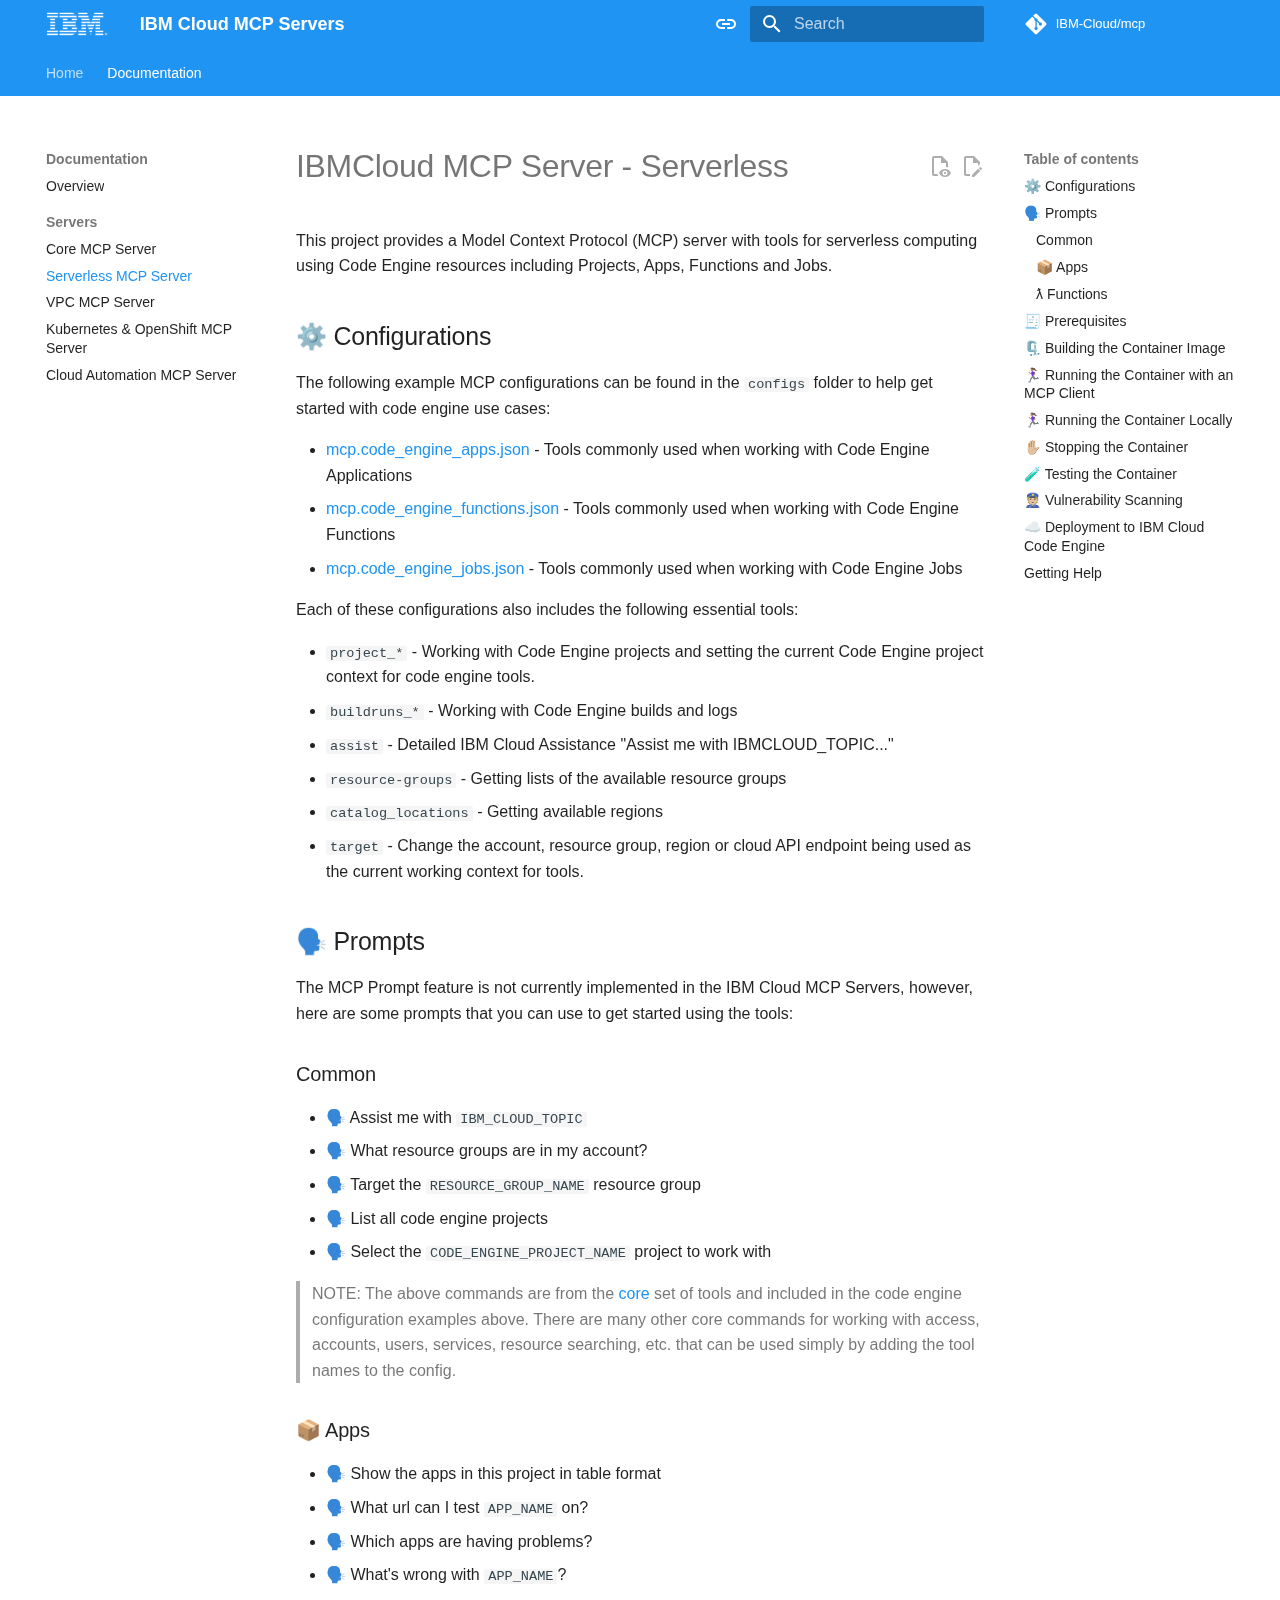
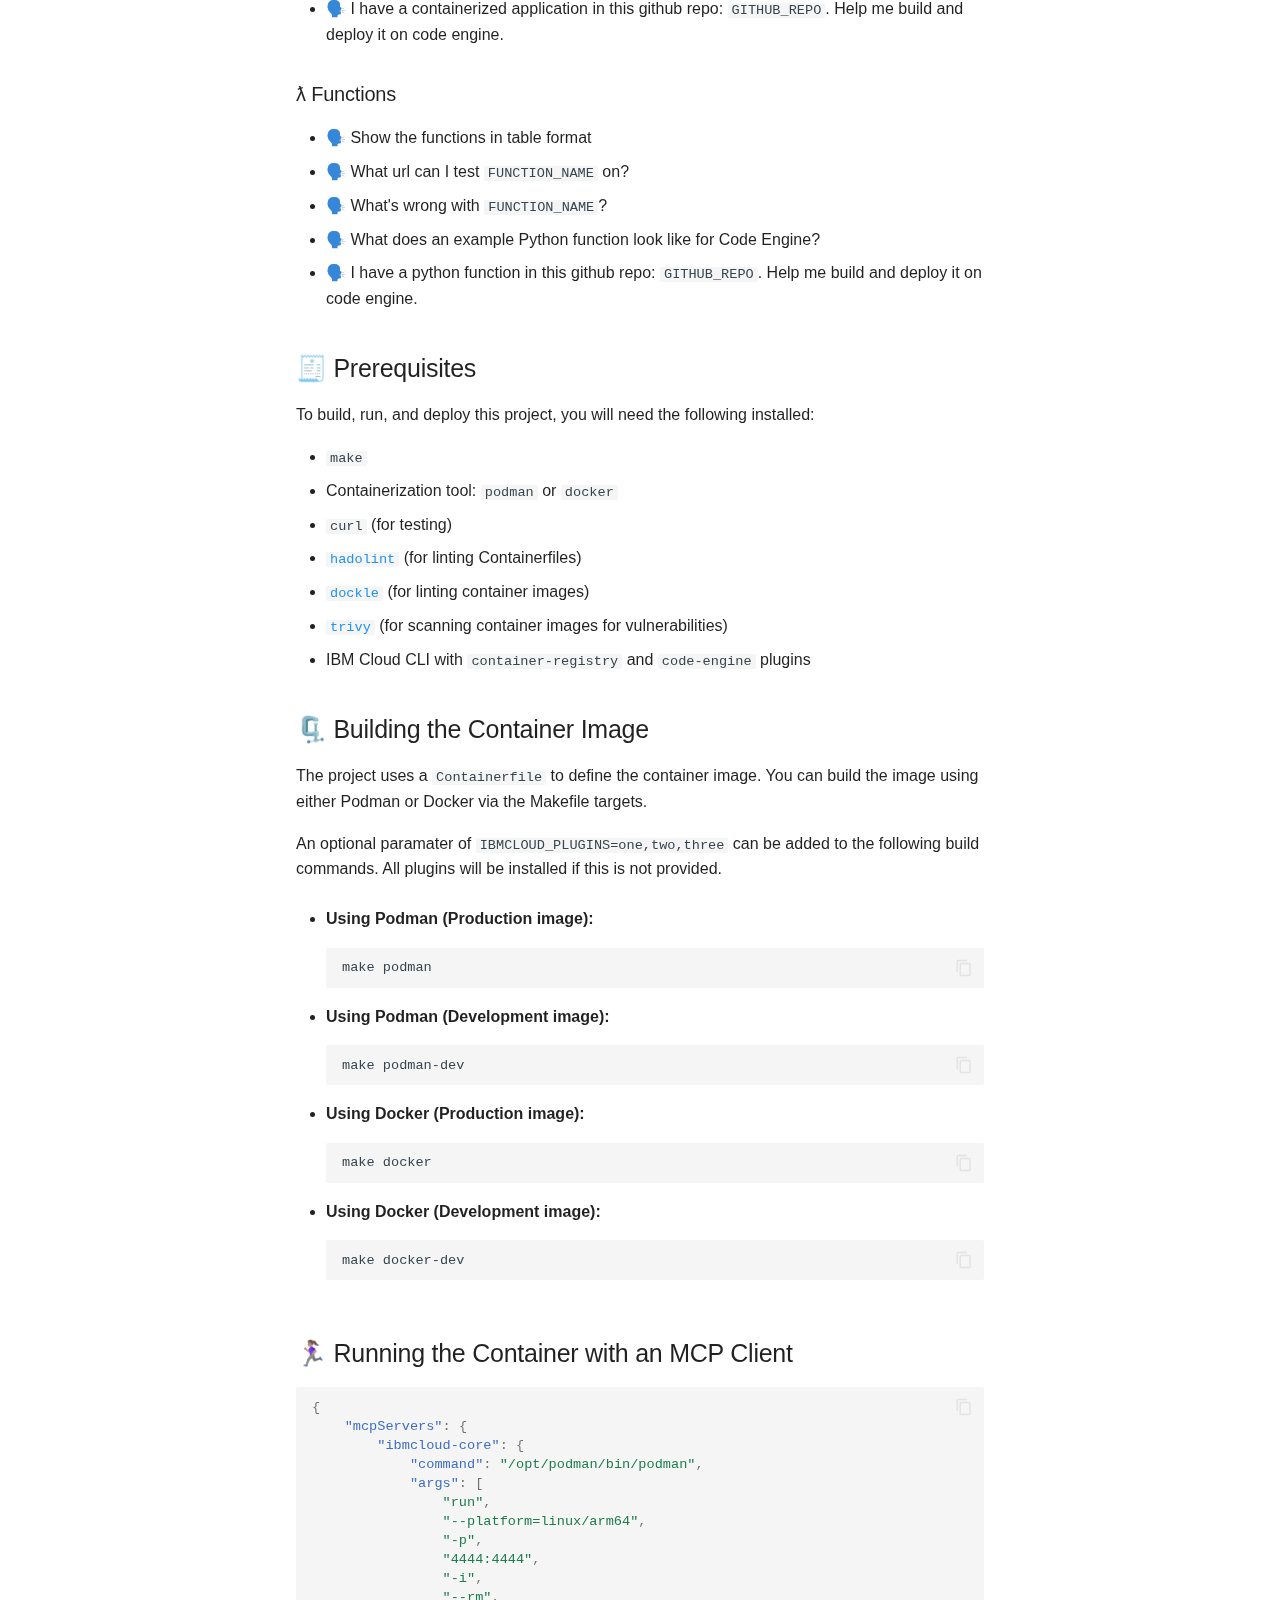
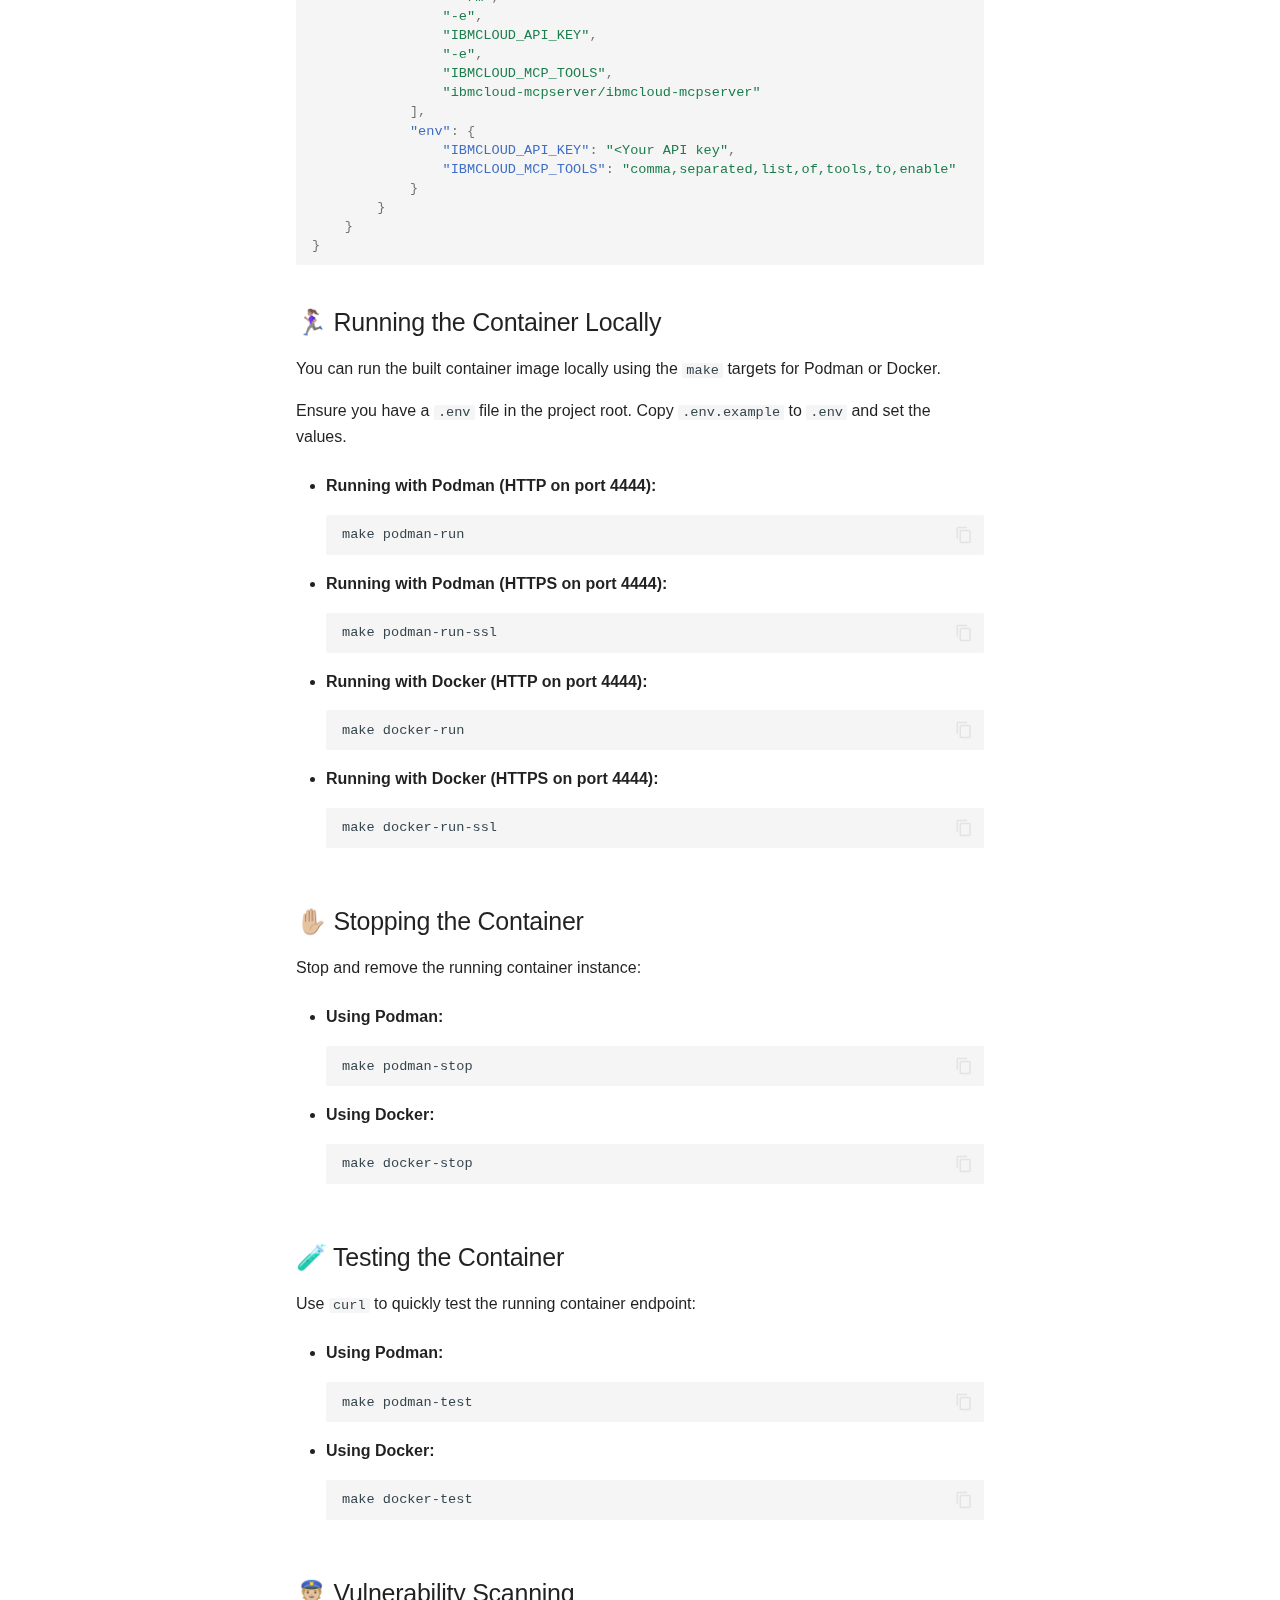
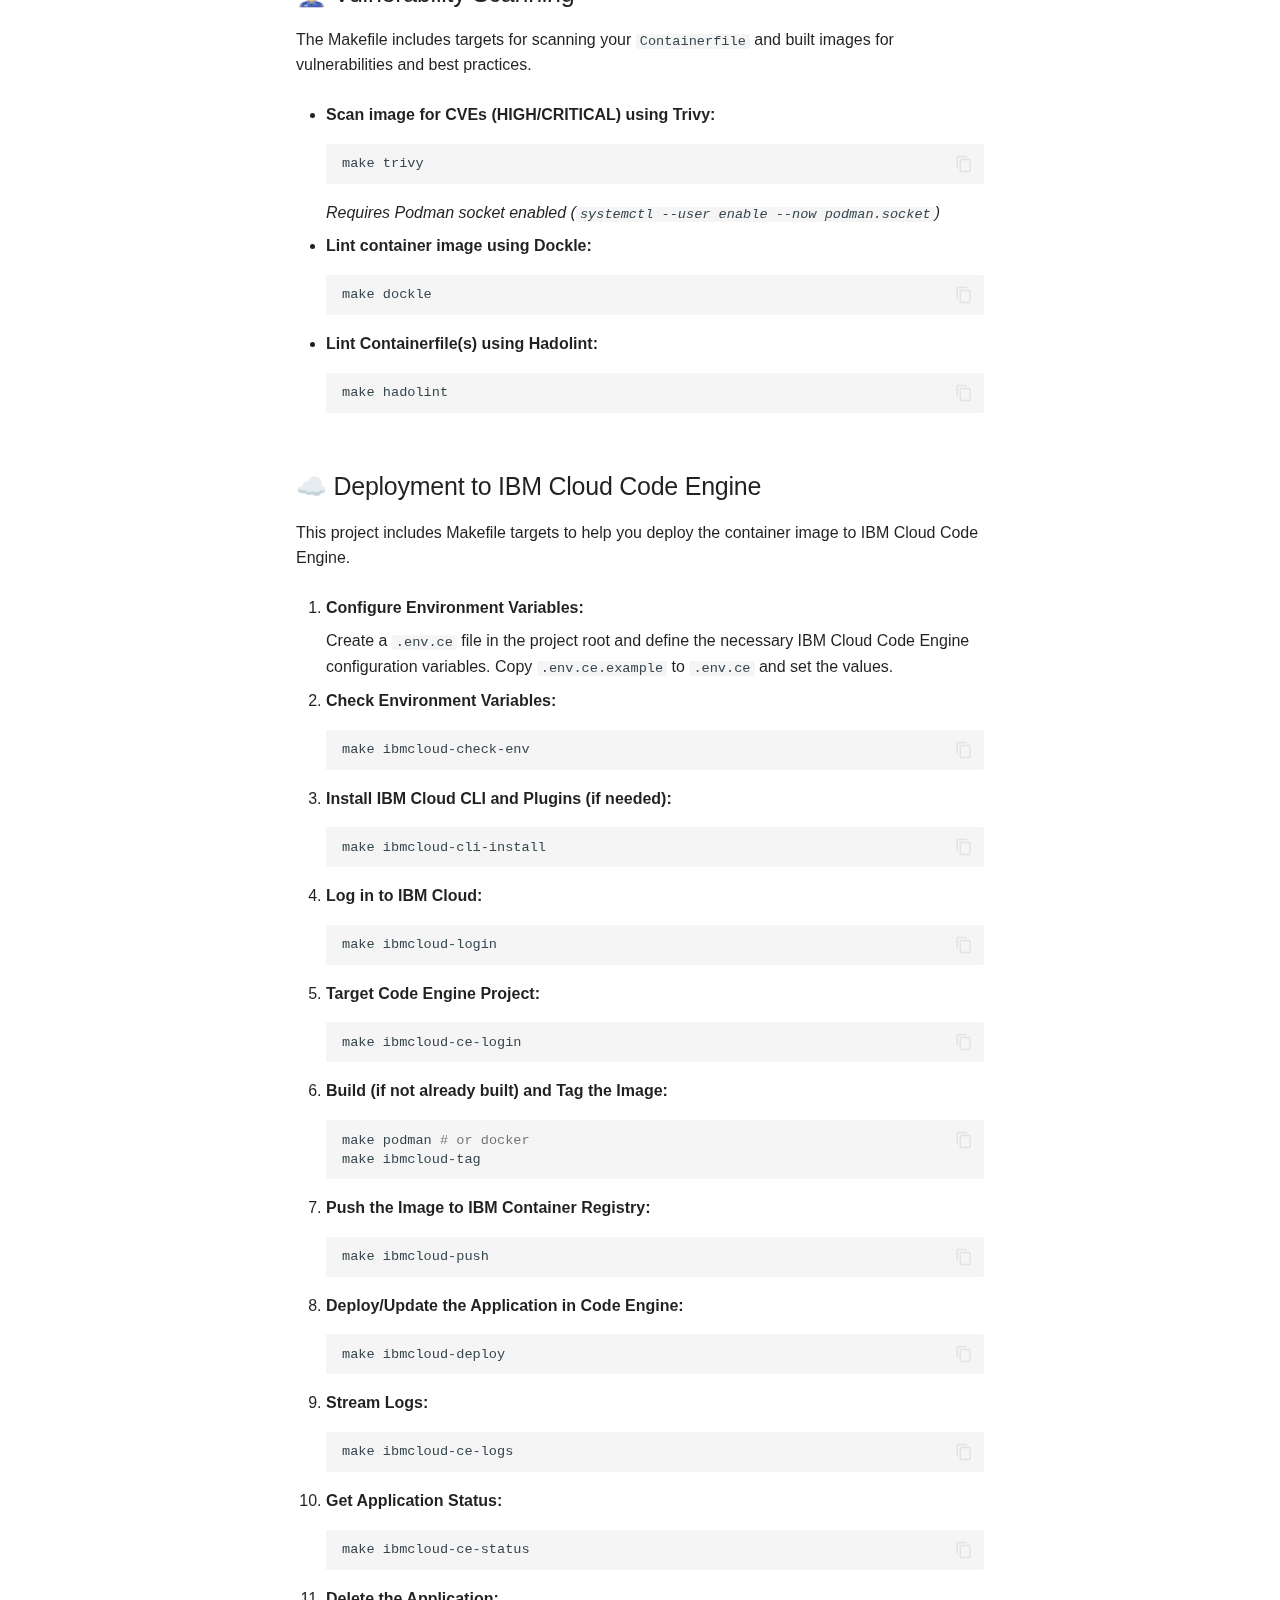
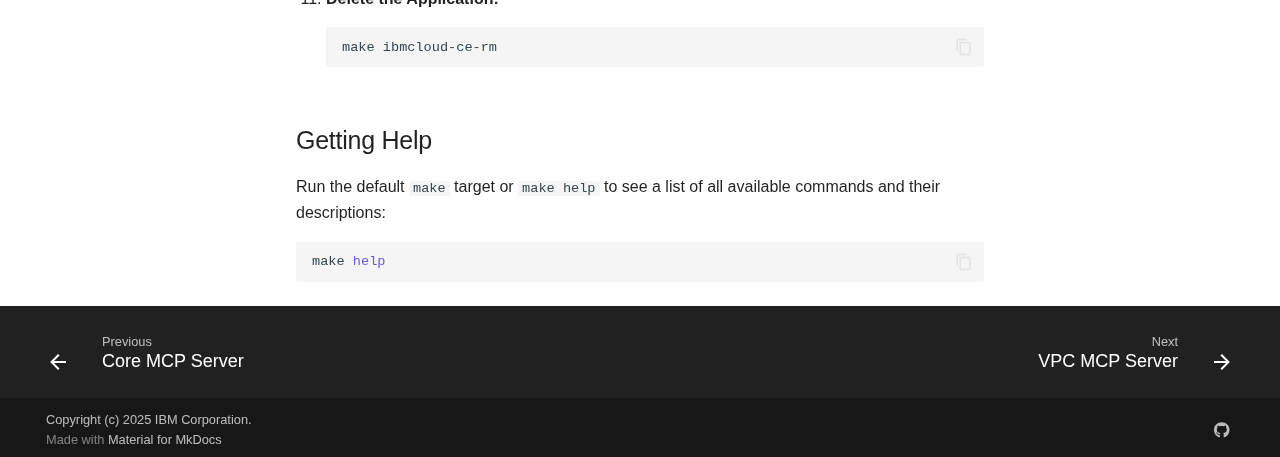
<file: servers/serverless/index.html>
<!doctype html>
<html lang="en" class="no-js">
  <head>
    
      <meta charset="utf-8">
      <meta name="viewport" content="width=device-width,initial-scale=1">
      
        <meta name="description" content="IBM MCP Servers Documentation">
      
      
        <meta name="author" content="Maxim Shelepov">
      
      
        <link rel="canonical" href="https://pages.github.com/IBM-Cloud/mcp/servers/serverless/">
      
      
        <link rel="prev" href="../core/">
      
      
        <link rel="next" href="../vpc/">
      
      
      <link rel="icon" href="../../assets/images/favicon.png">
      <meta name="generator" content="mkdocs-1.6.1, mkdocs-material-9.6.15">
    
    
      
        <title>Serverless MCP Server - IBM Cloud MCP Servers</title>
      
    
    
      <link rel="stylesheet" href="../../assets/stylesheets/main.342714a4.min.css">
      
        
        <link rel="stylesheet" href="../../assets/stylesheets/palette.06af60db.min.css">
      
      


    
    
      
    
    
      
    
    
    <script>__md_scope=new URL("../..",location),__md_hash=e=>[...e].reduce(((e,_)=>(e<<5)-e+_.charCodeAt(0)),0),__md_get=(e,_=localStorage,t=__md_scope)=>JSON.parse(_.getItem(t.pathname+"."+e)),__md_set=(e,_,t=localStorage,a=__md_scope)=>{try{t.setItem(a.pathname+"."+e,JSON.stringify(_))}catch(e){}}</script>
    
      

    
    
    
  </head>
  
  
    
    
      
    
    
    
    
    <body dir="ltr" data-md-color-scheme="default" data-md-color-primary="indigo" data-md-color-accent="indigo">
  
    
    <input class="md-toggle" data-md-toggle="drawer" type="checkbox" id="__drawer" autocomplete="off">
    <input class="md-toggle" data-md-toggle="search" type="checkbox" id="__search" autocomplete="off">
    <label class="md-overlay" for="__drawer"></label>
    <div data-md-component="skip">
      
        
        <a href="#ibmcloud-mcp-server-serverless" class="md-skip">
          Skip to content
        </a>
      
    </div>
    <div data-md-component="announce">
      
    </div>
    
    
      

<header class="md-header" data-md-component="header">
  <nav class="md-header__inner md-grid" aria-label="Header">
    <a href="../.." title="IBM Cloud MCP Servers" class="md-header__button md-logo" aria-label="IBM Cloud MCP Servers" data-md-component="logo">
      
  <img src="../../assets/logo.png" alt="logo">

    </a>
    <label class="md-header__button md-icon" for="__drawer">
      
      <svg xmlns="http://www.w3.org/2000/svg" viewBox="0 0 24 24"><path d="M3 6h18v2H3zm0 5h18v2H3zm0 5h18v2H3z"/></svg>
    </label>
    <div class="md-header__title" data-md-component="header-title">
      <div class="md-header__ellipsis">
        <div class="md-header__topic">
          <span class="md-ellipsis">
            IBM Cloud MCP Servers
          </span>
        </div>
        <div class="md-header__topic" data-md-component="header-topic">
          <span class="md-ellipsis">
            
              Serverless MCP Server
            
          </span>
        </div>
      </div>
    </div>
    
      
        <form class="md-header__option" data-md-component="palette">
  
    
    
    
    <input class="md-option" data-md-color-media="(prefers-color-scheme)" data-md-color-scheme="default" data-md-color-primary="indigo" data-md-color-accent="indigo"  aria-label="Switch to light mode"  type="radio" name="__palette" id="__palette_0">
    
      <label class="md-header__button md-icon" title="Switch to light mode" for="__palette_1" hidden>
        <svg xmlns="http://www.w3.org/2000/svg" viewBox="0 0 24 24"><path d="M3.9 12c0-1.71 1.39-3.1 3.1-3.1h4V7H7a5 5 0 0 0-5 5 5 5 0 0 0 5 5h4v-1.9H7c-1.71 0-3.1-1.39-3.1-3.1M8 13h8v-2H8zm9-6h-4v1.9h4c1.71 0 3.1 1.39 3.1 3.1s-1.39 3.1-3.1 3.1h-4V17h4a5 5 0 0 0 5-5 5 5 0 0 0-5-5"/></svg>
      </label>
    
  
    
    
    
    <input class="md-option" data-md-color-media="(prefers-color-scheme: light)" data-md-color-scheme="default" data-md-color-primary="blue" data-md-color-accent="blue"  aria-label="Switch to dark mode"  type="radio" name="__palette" id="__palette_1">
    
      <label class="md-header__button md-icon" title="Switch to dark mode" for="__palette_2" hidden>
        <svg xmlns="http://www.w3.org/2000/svg" viewBox="0 0 24 24"><path d="M12 2a7 7 0 0 0-7 7c0 2.38 1.19 4.47 3 5.74V17a1 1 0 0 0 1 1h6a1 1 0 0 0 1-1v-2.26c1.81-1.27 3-3.36 3-5.74a7 7 0 0 0-7-7M9 21a1 1 0 0 0 1 1h4a1 1 0 0 0 1-1v-1H9z"/></svg>
      </label>
    
  
    
    
    
    <input class="md-option" data-md-color-media="(prefers-color-scheme: dark)" data-md-color-scheme="slate" data-md-color-primary="black" data-md-color-accent="blue"  aria-label="Switch to system preference"  type="radio" name="__palette" id="__palette_2">
    
      <label class="md-header__button md-icon" title="Switch to system preference" for="__palette_0" hidden>
        <svg xmlns="http://www.w3.org/2000/svg" viewBox="0 0 24 24"><path d="M12 2a7 7 0 0 1 7 7c0 2.38-1.19 4.47-3 5.74V17a1 1 0 0 1-1 1H9a1 1 0 0 1-1-1v-2.26C6.19 13.47 5 11.38 5 9a7 7 0 0 1 7-7M9 21v-1h6v1a1 1 0 0 1-1 1h-4a1 1 0 0 1-1-1m3-17a5 5 0 0 0-5 5c0 2.05 1.23 3.81 3 4.58V16h4v-2.42c1.77-.77 3-2.53 3-4.58a5 5 0 0 0-5-5"/></svg>
      </label>
    
  
</form>
      
    
    
      <script>var palette=__md_get("__palette");if(palette&&palette.color){if("(prefers-color-scheme)"===palette.color.media){var media=matchMedia("(prefers-color-scheme: light)"),input=document.querySelector(media.matches?"[data-md-color-media='(prefers-color-scheme: light)']":"[data-md-color-media='(prefers-color-scheme: dark)']");palette.color.media=input.getAttribute("data-md-color-media"),palette.color.scheme=input.getAttribute("data-md-color-scheme"),palette.color.primary=input.getAttribute("data-md-color-primary"),palette.color.accent=input.getAttribute("data-md-color-accent")}for(var[key,value]of Object.entries(palette.color))document.body.setAttribute("data-md-color-"+key,value)}</script>
    
    
    
      
      
        <label class="md-header__button md-icon" for="__search">
          
          <svg xmlns="http://www.w3.org/2000/svg" viewBox="0 0 24 24"><path d="M9.5 3A6.5 6.5 0 0 1 16 9.5c0 1.61-.59 3.09-1.56 4.23l.27.27h.79l5 5-1.5 1.5-5-5v-.79l-.27-.27A6.52 6.52 0 0 1 9.5 16 6.5 6.5 0 0 1 3 9.5 6.5 6.5 0 0 1 9.5 3m0 2C7 5 5 7 5 9.5S7 14 9.5 14 14 12 14 9.5 12 5 9.5 5"/></svg>
        </label>
        <div class="md-search" data-md-component="search" role="dialog">
  <label class="md-search__overlay" for="__search"></label>
  <div class="md-search__inner" role="search">
    <form class="md-search__form" name="search">
      <input type="text" class="md-search__input" name="query" aria-label="Search" placeholder="Search" autocapitalize="off" autocorrect="off" autocomplete="off" spellcheck="false" data-md-component="search-query" required>
      <label class="md-search__icon md-icon" for="__search">
        
        <svg xmlns="http://www.w3.org/2000/svg" viewBox="0 0 24 24"><path d="M9.5 3A6.5 6.5 0 0 1 16 9.5c0 1.61-.59 3.09-1.56 4.23l.27.27h.79l5 5-1.5 1.5-5-5v-.79l-.27-.27A6.52 6.52 0 0 1 9.5 16 6.5 6.5 0 0 1 3 9.5 6.5 6.5 0 0 1 9.5 3m0 2C7 5 5 7 5 9.5S7 14 9.5 14 14 12 14 9.5 12 5 9.5 5"/></svg>
        
        <svg xmlns="http://www.w3.org/2000/svg" viewBox="0 0 24 24"><path d="M20 11v2H8l5.5 5.5-1.42 1.42L4.16 12l7.92-7.92L13.5 5.5 8 11z"/></svg>
      </label>
      <nav class="md-search__options" aria-label="Search">
        
          <a href="javascript:void(0)" class="md-search__icon md-icon" title="Share" aria-label="Share" data-clipboard data-clipboard-text="" data-md-component="search-share" tabindex="-1">
            
            <svg xmlns="http://www.w3.org/2000/svg" viewBox="0 0 24 24"><path d="M18 16.08c-.76 0-1.44.3-1.96.77L8.91 12.7c.05-.23.09-.46.09-.7s-.04-.47-.09-.7l7.05-4.11c.54.5 1.25.81 2.04.81a3 3 0 0 0 3-3 3 3 0 0 0-3-3 3 3 0 0 0-3 3c0 .24.04.47.09.7L8.04 9.81C7.5 9.31 6.79 9 6 9a3 3 0 0 0-3 3 3 3 0 0 0 3 3c.79 0 1.5-.31 2.04-.81l7.12 4.15c-.05.21-.08.43-.08.66 0 1.61 1.31 2.91 2.92 2.91s2.92-1.3 2.92-2.91A2.92 2.92 0 0 0 18 16.08"/></svg>
          </a>
        
        <button type="reset" class="md-search__icon md-icon" title="Clear" aria-label="Clear" tabindex="-1">
          
          <svg xmlns="http://www.w3.org/2000/svg" viewBox="0 0 24 24"><path d="M19 6.41 17.59 5 12 10.59 6.41 5 5 6.41 10.59 12 5 17.59 6.41 19 12 13.41 17.59 19 19 17.59 13.41 12z"/></svg>
        </button>
      </nav>
      
        <div class="md-search__suggest" data-md-component="search-suggest"></div>
      
    </form>
    <div class="md-search__output">
      <div class="md-search__scrollwrap" tabindex="0" data-md-scrollfix>
        <div class="md-search-result" data-md-component="search-result">
          <div class="md-search-result__meta">
            Initializing search
          </div>
          <ol class="md-search-result__list" role="presentation"></ol>
        </div>
      </div>
    </div>
  </div>
</div>
      
    
    
      <div class="md-header__source">
        <a href="https://github.com/IBM-Cloud/mcp" title="Go to repository" class="md-source" data-md-component="source">
  <div class="md-source__icon md-icon">
    
    <svg xmlns="http://www.w3.org/2000/svg" viewBox="0 0 448 512"><!--! Font Awesome Free 6.7.2 by @fontawesome - https://fontawesome.com License - https://fontawesome.com/license/free (Icons: CC BY 4.0, Fonts: SIL OFL 1.1, Code: MIT License) Copyright 2024 Fonticons, Inc.--><path d="M439.55 236.05 244 40.45a28.87 28.87 0 0 0-40.81 0l-40.66 40.63 51.52 51.52c27.06-9.14 52.68 16.77 43.39 43.68l49.66 49.66c34.23-11.8 61.18 31 35.47 56.69-26.49 26.49-70.21-2.87-56-37.34L240.22 199v121.85c25.3 12.54 22.26 41.85 9.08 55a34.34 34.34 0 0 1-48.55 0c-17.57-17.6-11.07-46.91 11.25-56v-123c-20.8-8.51-24.6-30.74-18.64-45L142.57 101 8.45 235.14a28.86 28.86 0 0 0 0 40.81l195.61 195.6a28.86 28.86 0 0 0 40.8 0l194.69-194.69a28.86 28.86 0 0 0 0-40.81"/></svg>
  </div>
  <div class="md-source__repository">
    IBM-Cloud/mcp
  </div>
</a>
      </div>
    
  </nav>
  
</header>
    
    <div class="md-container" data-md-component="container">
      
      
        
          
            
<nav class="md-tabs" aria-label="Tabs" data-md-component="tabs">
  <div class="md-grid">
    <ul class="md-tabs__list">
      
        
  
  
  
  
    <li class="md-tabs__item">
      <a href="../.." class="md-tabs__link">
        
  
  
    
  
  Home

      </a>
    </li>
  

      
        
  
  
  
    
  
  
    
    
      <li class="md-tabs__item md-tabs__item--active">
        <a href="../../overview/" class="md-tabs__link">
          
  
  
    
  
  Documentation

        </a>
      </li>
    
  

      
    </ul>
  </div>
</nav>
          
        
      
      <main class="md-main" data-md-component="main">
        <div class="md-main__inner md-grid">
          
            
              
              <div class="md-sidebar md-sidebar--primary" data-md-component="sidebar" data-md-type="navigation" >
                <div class="md-sidebar__scrollwrap">
                  <div class="md-sidebar__inner">
                    


  


<nav class="md-nav md-nav--primary md-nav--lifted" aria-label="Navigation" data-md-level="0">
  <label class="md-nav__title" for="__drawer">
    <a href="../.." title="IBM Cloud MCP Servers" class="md-nav__button md-logo" aria-label="IBM Cloud MCP Servers" data-md-component="logo">
      
  <img src="../../assets/logo.png" alt="logo">

    </a>
    IBM Cloud MCP Servers
  </label>
  
    <div class="md-nav__source">
      <a href="https://github.com/IBM-Cloud/mcp" title="Go to repository" class="md-source" data-md-component="source">
  <div class="md-source__icon md-icon">
    
    <svg xmlns="http://www.w3.org/2000/svg" viewBox="0 0 448 512"><!--! Font Awesome Free 6.7.2 by @fontawesome - https://fontawesome.com License - https://fontawesome.com/license/free (Icons: CC BY 4.0, Fonts: SIL OFL 1.1, Code: MIT License) Copyright 2024 Fonticons, Inc.--><path d="M439.55 236.05 244 40.45a28.87 28.87 0 0 0-40.81 0l-40.66 40.63 51.52 51.52c27.06-9.14 52.68 16.77 43.39 43.68l49.66 49.66c34.23-11.8 61.18 31 35.47 56.69-26.49 26.49-70.21-2.87-56-37.34L240.22 199v121.85c25.3 12.54 22.26 41.85 9.08 55a34.34 34.34 0 0 1-48.55 0c-17.57-17.6-11.07-46.91 11.25-56v-123c-20.8-8.51-24.6-30.74-18.64-45L142.57 101 8.45 235.14a28.86 28.86 0 0 0 0 40.81l195.61 195.6a28.86 28.86 0 0 0 40.8 0l194.69-194.69a28.86 28.86 0 0 0 0-40.81"/></svg>
  </div>
  <div class="md-source__repository">
    IBM-Cloud/mcp
  </div>
</a>
    </div>
  
  <ul class="md-nav__list" data-md-scrollfix>
    
      
      
  
  
  
  
    <li class="md-nav__item">
      <a href="../.." class="md-nav__link">
        
  
  
  <span class="md-ellipsis">
    Home
    
  </span>
  

      </a>
    </li>
  

    
      
      
  
  
    
  
  
  
    
    
      
        
      
        
      
    
    
    
      
        
        
      
      
        
      
    
    
    <li class="md-nav__item md-nav__item--active md-nav__item--section md-nav__item--nested">
      
        
        
        <input class="md-nav__toggle md-toggle " type="checkbox" id="__nav_2" checked>
        
          
          <label class="md-nav__link" for="__nav_2" id="__nav_2_label" tabindex="">
            
  
  
  <span class="md-ellipsis">
    Documentation
    
  </span>
  

            <span class="md-nav__icon md-icon"></span>
          </label>
        
        <nav class="md-nav" data-md-level="1" aria-labelledby="__nav_2_label" aria-expanded="true">
          <label class="md-nav__title" for="__nav_2">
            <span class="md-nav__icon md-icon"></span>
            Documentation
          </label>
          <ul class="md-nav__list" data-md-scrollfix>
            
              
                
  
  
  
  
    <li class="md-nav__item">
      <a href="../../overview/" class="md-nav__link">
        
  
  
  <span class="md-ellipsis">
    Overview
    
  </span>
  

      </a>
    </li>
  

              
            
              
                
  
  
    
  
  
  
    
    
      
        
      
        
      
        
      
        
      
        
      
    
    
    
      
      
        
          
          
        
      
    
    
    <li class="md-nav__item md-nav__item--active md-nav__item--section md-nav__item--nested">
      
        
        
        <input class="md-nav__toggle md-toggle " type="checkbox" id="__nav_2_2" checked>
        
          
          <label class="md-nav__link" for="__nav_2_2" id="__nav_2_2_label" tabindex="">
            
  
  
  <span class="md-ellipsis">
    Servers
    
  </span>
  

            <span class="md-nav__icon md-icon"></span>
          </label>
        
        <nav class="md-nav" data-md-level="2" aria-labelledby="__nav_2_2_label" aria-expanded="true">
          <label class="md-nav__title" for="__nav_2_2">
            <span class="md-nav__icon md-icon"></span>
            Servers
          </label>
          <ul class="md-nav__list" data-md-scrollfix>
            
              
                
  
  
  
  
    <li class="md-nav__item">
      <a href="../core/" class="md-nav__link">
        
  
  
  <span class="md-ellipsis">
    Core MCP Server
    
  </span>
  

      </a>
    </li>
  

              
            
              
                
  
  
    
  
  
  
    <li class="md-nav__item md-nav__item--active">
      
      <input class="md-nav__toggle md-toggle" type="checkbox" id="__toc">
      
      
        
      
      
        <label class="md-nav__link md-nav__link--active" for="__toc">
          
  
  
  <span class="md-ellipsis">
    Serverless MCP Server
    
  </span>
  

          <span class="md-nav__icon md-icon"></span>
        </label>
      
      <a href="./" class="md-nav__link md-nav__link--active">
        
  
  
  <span class="md-ellipsis">
    Serverless MCP Server
    
  </span>
  

      </a>
      
        

<nav class="md-nav md-nav--secondary" aria-label="Table of contents">
  
  
  
    
  
  
    <label class="md-nav__title" for="__toc">
      <span class="md-nav__icon md-icon"></span>
      Table of contents
    </label>
    <ul class="md-nav__list" data-md-component="toc" data-md-scrollfix>
      
        <li class="md-nav__item">
  <a href="#configurations" class="md-nav__link">
    <span class="md-ellipsis">
      ⚙️ Configurations
    </span>
  </a>
  
</li>
      
        <li class="md-nav__item">
  <a href="#prompts" class="md-nav__link">
    <span class="md-ellipsis">
      🗣️ Prompts
    </span>
  </a>
  
    <nav class="md-nav" aria-label="🗣️ Prompts">
      <ul class="md-nav__list">
        
          <li class="md-nav__item">
  <a href="#common" class="md-nav__link">
    <span class="md-ellipsis">
      Common
    </span>
  </a>
  
</li>
        
          <li class="md-nav__item">
  <a href="#apps" class="md-nav__link">
    <span class="md-ellipsis">
      📦 Apps
    </span>
  </a>
  
</li>
        
          <li class="md-nav__item">
  <a href="#functions" class="md-nav__link">
    <span class="md-ellipsis">
      ƛ Functions
    </span>
  </a>
  
</li>
        
      </ul>
    </nav>
  
</li>
      
        <li class="md-nav__item">
  <a href="#prerequisites" class="md-nav__link">
    <span class="md-ellipsis">
      🧾 Prerequisites
    </span>
  </a>
  
</li>
      
        <li class="md-nav__item">
  <a href="#building-the-container-image" class="md-nav__link">
    <span class="md-ellipsis">
      🗜️ Building the Container Image
    </span>
  </a>
  
</li>
      
        <li class="md-nav__item">
  <a href="#running-the-container-with-an-mcp-client" class="md-nav__link">
    <span class="md-ellipsis">
      🏃🏽‍♀️ Running the Container with an MCP Client
    </span>
  </a>
  
</li>
      
        <li class="md-nav__item">
  <a href="#running-the-container-locally" class="md-nav__link">
    <span class="md-ellipsis">
      🏃🏽‍♀️ Running the Container Locally
    </span>
  </a>
  
</li>
      
        <li class="md-nav__item">
  <a href="#stopping-the-container" class="md-nav__link">
    <span class="md-ellipsis">
      ✋🏼 Stopping the Container
    </span>
  </a>
  
</li>
      
        <li class="md-nav__item">
  <a href="#testing-the-container" class="md-nav__link">
    <span class="md-ellipsis">
      🧪 Testing the Container
    </span>
  </a>
  
</li>
      
        <li class="md-nav__item">
  <a href="#vulnerability-scanning" class="md-nav__link">
    <span class="md-ellipsis">
      👮🏼 Vulnerability Scanning
    </span>
  </a>
  
</li>
      
        <li class="md-nav__item">
  <a href="#deployment-to-ibm-cloud-code-engine" class="md-nav__link">
    <span class="md-ellipsis">
      ☁️ Deployment to IBM Cloud Code Engine
    </span>
  </a>
  
</li>
      
        <li class="md-nav__item">
  <a href="#getting-help" class="md-nav__link">
    <span class="md-ellipsis">
      Getting Help
    </span>
  </a>
  
</li>
      
    </ul>
  
</nav>
      
    </li>
  

              
            
              
                
  
  
  
  
    <li class="md-nav__item">
      <a href="../vpc/" class="md-nav__link">
        
  
  
  <span class="md-ellipsis">
    VPC MCP Server
    
  </span>
  

      </a>
    </li>
  

              
            
              
                
  
  
  
  
    <li class="md-nav__item">
      <a href="../kubernetes/" class="md-nav__link">
        
  
  
  <span class="md-ellipsis">
    Kubernetes & OpenShift MCP Server
    
  </span>
  

      </a>
    </li>
  

              
            
              
                
  
  
  
  
    <li class="md-nav__item">
      <a href="../cloud-automation/" class="md-nav__link">
        
  
  
  <span class="md-ellipsis">
    Cloud Automation MCP Server
    
  </span>
  

      </a>
    </li>
  

              
            
          </ul>
        </nav>
      
    </li>
  

              
            
          </ul>
        </nav>
      
    </li>
  

    
  </ul>
</nav>
                  </div>
                </div>
              </div>
            
            
              
              <div class="md-sidebar md-sidebar--secondary" data-md-component="sidebar" data-md-type="toc" >
                <div class="md-sidebar__scrollwrap">
                  <div class="md-sidebar__inner">
                    

<nav class="md-nav md-nav--secondary" aria-label="Table of contents">
  
  
  
    
  
  
    <label class="md-nav__title" for="__toc">
      <span class="md-nav__icon md-icon"></span>
      Table of contents
    </label>
    <ul class="md-nav__list" data-md-component="toc" data-md-scrollfix>
      
        <li class="md-nav__item">
  <a href="#configurations" class="md-nav__link">
    <span class="md-ellipsis">
      ⚙️ Configurations
    </span>
  </a>
  
</li>
      
        <li class="md-nav__item">
  <a href="#prompts" class="md-nav__link">
    <span class="md-ellipsis">
      🗣️ Prompts
    </span>
  </a>
  
    <nav class="md-nav" aria-label="🗣️ Prompts">
      <ul class="md-nav__list">
        
          <li class="md-nav__item">
  <a href="#common" class="md-nav__link">
    <span class="md-ellipsis">
      Common
    </span>
  </a>
  
</li>
        
          <li class="md-nav__item">
  <a href="#apps" class="md-nav__link">
    <span class="md-ellipsis">
      📦 Apps
    </span>
  </a>
  
</li>
        
          <li class="md-nav__item">
  <a href="#functions" class="md-nav__link">
    <span class="md-ellipsis">
      ƛ Functions
    </span>
  </a>
  
</li>
        
      </ul>
    </nav>
  
</li>
      
        <li class="md-nav__item">
  <a href="#prerequisites" class="md-nav__link">
    <span class="md-ellipsis">
      🧾 Prerequisites
    </span>
  </a>
  
</li>
      
        <li class="md-nav__item">
  <a href="#building-the-container-image" class="md-nav__link">
    <span class="md-ellipsis">
      🗜️ Building the Container Image
    </span>
  </a>
  
</li>
      
        <li class="md-nav__item">
  <a href="#running-the-container-with-an-mcp-client" class="md-nav__link">
    <span class="md-ellipsis">
      🏃🏽‍♀️ Running the Container with an MCP Client
    </span>
  </a>
  
</li>
      
        <li class="md-nav__item">
  <a href="#running-the-container-locally" class="md-nav__link">
    <span class="md-ellipsis">
      🏃🏽‍♀️ Running the Container Locally
    </span>
  </a>
  
</li>
      
        <li class="md-nav__item">
  <a href="#stopping-the-container" class="md-nav__link">
    <span class="md-ellipsis">
      ✋🏼 Stopping the Container
    </span>
  </a>
  
</li>
      
        <li class="md-nav__item">
  <a href="#testing-the-container" class="md-nav__link">
    <span class="md-ellipsis">
      🧪 Testing the Container
    </span>
  </a>
  
</li>
      
        <li class="md-nav__item">
  <a href="#vulnerability-scanning" class="md-nav__link">
    <span class="md-ellipsis">
      👮🏼 Vulnerability Scanning
    </span>
  </a>
  
</li>
      
        <li class="md-nav__item">
  <a href="#deployment-to-ibm-cloud-code-engine" class="md-nav__link">
    <span class="md-ellipsis">
      ☁️ Deployment to IBM Cloud Code Engine
    </span>
  </a>
  
</li>
      
        <li class="md-nav__item">
  <a href="#getting-help" class="md-nav__link">
    <span class="md-ellipsis">
      Getting Help
    </span>
  </a>
  
</li>
      
    </ul>
  
</nav>
                  </div>
                </div>
              </div>
            
          
          
            <div class="md-content" data-md-component="content">
              <article class="md-content__inner md-typeset">
                
                  


  
    <a href="https://github.com/IBM-Cloud/mcp/edit/main/docs/docs/servers/serverless.md" title="Edit this page" class="md-content__button md-icon" rel="edit">
      
      <svg xmlns="http://www.w3.org/2000/svg" viewBox="0 0 24 24"><path d="M10 20H6V4h7v5h5v3.1l2-2V8l-6-6H6c-1.1 0-2 .9-2 2v16c0 1.1.9 2 2 2h4zm10.2-7c.1 0 .3.1.4.2l1.3 1.3c.2.2.2.6 0 .8l-1 1-2.1-2.1 1-1c.1-.1.2-.2.4-.2m0 3.9L14.1 23H12v-2.1l6.1-6.1z"/></svg>
    </a>
  
  
    
      
    
    <a href="https://github.com/IBM-Cloud/mcp/raw/main/docs/docs/servers/serverless.md" title="View source of this page" class="md-content__button md-icon">
      
      <svg xmlns="http://www.w3.org/2000/svg" viewBox="0 0 24 24"><path d="M17 18c.56 0 1 .44 1 1s-.44 1-1 1-1-.44-1-1 .44-1 1-1m0-3c-2.73 0-5.06 1.66-6 4 .94 2.34 3.27 4 6 4s5.06-1.66 6-4c-.94-2.34-3.27-4-6-4m0 6.5a2.5 2.5 0 0 1-2.5-2.5 2.5 2.5 0 0 1 2.5-2.5 2.5 2.5 0 0 1 2.5 2.5 2.5 2.5 0 0 1-2.5 2.5M9.27 20H6V4h7v5h5v4.07c.7.08 1.36.25 2 .49V8l-6-6H6a2 2 0 0 0-2 2v16a2 2 0 0 0 2 2h4.5a8.2 8.2 0 0 1-1.23-2"/></svg>
    </a>
  


<h1 id="ibmcloud-mcp-server-serverless">IBMCloud MCP Server - Serverless</h1>
<p>This project provides a Model Context Protocol (MCP) server with tools for serverless computing using Code Engine resources including Projects, Apps, Functions and Jobs.</p>
<h2 id="configurations">⚙️ Configurations</h2>
<p>The following example MCP configurations can be found in the <code>configs</code> folder to help get started with code engine use cases:</p>
<ul>
<li><a href="https://github.com/IBM-Cloud/ibmcloud-mcp-server/blob/main/src/serverless/configs/mcp.code_engine_apps.json">mcp.code_engine_apps.json</a> - Tools commonly used when working with Code Engine Applications</li>
<li><a href="https://github.com/IBM-Cloud/ibmcloud-mcp-server/blob/main/src/serverless/configs/mcp.code_engine_functions.json">mcp.code_engine_functions.json</a> - Tools commonly used when working with Code Engine Functions</li>
<li><a href="https://github.com/IBM-Cloud/ibmcloud-mcp-server/blob/main/src/serverless/configs/mcp.code_engine_jobs.json">mcp.code_engine_jobs.json</a> - Tools commonly used when working with Code Engine Jobs</li>
</ul>
<p>Each of these configurations also includes the following essential tools:</p>
<ul>
<li><code>project_*</code> - Working with Code Engine projects and setting the current Code Engine project context for code engine tools.</li>
<li><code>buildruns_*</code> - Working with Code Engine builds and logs</li>
<li><code>assist</code> - Detailed IBM Cloud Assistance "Assist me with IBMCLOUD_TOPIC..."</li>
<li><code>resource-groups</code> - Getting lists of the available resource groups</li>
<li><code>catalog_locations</code> - Getting available regions</li>
<li><code>target</code> - Change the account, resource group, region or cloud API endpoint being used as the current working context for tools.</li>
</ul>
<h2 id="prompts">🗣️ Prompts</h2>
<p>The MCP Prompt feature is not currently implemented in the IBM Cloud MCP Servers, however, here are some prompts that you can 
use to get started using the tools:</p>
<h3 id="common">Common</h3>
<ul>
<li>🗣️ Assist me with <code>IBM_CLOUD_TOPIC</code></li>
<li>🗣️ What resource groups are in my account?</li>
<li>🗣️ Target the <code>RESOURCE_GROUP_NAME</code> resource group</li>
<li>🗣️ List all code engine projects</li>
<li>🗣️ Select the <code>CODE_ENGINE_PROJECT_NAME</code> project to work with</li>
</ul>
<blockquote>
<p>NOTE: The above commands are from the <a href="servers/core.md">core</a> set of tools and included in the code engine configuration examples above.  There are many other core commands for working with access, accounts, users, services, resource searching, etc. that can be used simply by adding the tool names to the config.</p>
</blockquote>
<h3 id="apps">📦 Apps</h3>
<ul>
<li>🗣️ Show the apps in this project in table format</li>
<li>🗣️ What url can I test <code>APP_NAME</code> on?</li>
<li>🗣️ Which apps are having problems?</li>
<li>🗣️ What's wrong with <code>APP_NAME</code>?</li>
<li>🗣️ I have a containerized application in this github repo: <code>GITHUB_REPO</code>. Help me build and deploy it on code engine.</li>
</ul>
<h3 id="functions">ƛ Functions</h3>
<ul>
<li>🗣️ Show the functions in table format</li>
<li>🗣️ What url can I test <code>FUNCTION_NAME</code> on?</li>
<li>🗣️ What's wrong with <code>FUNCTION_NAME</code>?</li>
<li>🗣️ What does an example Python function look like for Code Engine?</li>
<li>🗣️ I have a python function in this github repo: <code>GITHUB_REPO</code>. Help me build and deploy it on code engine.</li>
</ul>
<h2 id="prerequisites">🧾 Prerequisites</h2>
<p>To build, run, and deploy this project, you will need the following installed:</p>
<ul>
<li><code>make</code></li>
<li>Containerization tool: <code>podman</code> or <code>docker</code></li>
<li><code>curl</code> (for testing)</li>
<li><a href="https://github.com/hadolint/hadolint?tab=readme-ov-file#install"><code>hadolint</code></a> (for linting Containerfiles)</li>
<li><a href="https://github.com/goodwithtech/dockle"><code>dockle</code></a> (for linting container images)</li>
<li><a href="https://trivy.dev/v0.60/getting-started/installation/"><code>trivy</code></a> (for scanning container images for vulnerabilities)</li>
<li>IBM Cloud CLI with <code>container-registry</code> and <code>code-engine</code> plugins</li>
</ul>
<h2 id="building-the-container-image">🗜️ Building the Container Image</h2>
<p>The project uses a <code>Containerfile</code> to define the container image. You can build the image using either Podman or Docker via the Makefile targets.</p>
<p>An optional paramater of <code>IBMCLOUD_PLUGINS=one,two,three</code> can be added to the following build commands. All plugins will be installed if this is not provided.</p>
<ul>
<li>
<p><strong>Using Podman (Production image):</strong></p>
<div class="highlight"><pre><span></span><code>make<span class="w"> </span>podman
</code></pre></div>
</li>
<li>
<p><strong>Using Podman (Development image):</strong></p>
<div class="highlight"><pre><span></span><code>make<span class="w"> </span>podman-dev
</code></pre></div>
</li>
<li>
<p><strong>Using Docker (Production image):</strong></p>
<div class="highlight"><pre><span></span><code>make<span class="w"> </span>docker
</code></pre></div>
</li>
<li>
<p><strong>Using Docker (Development image):</strong></p>
<div class="highlight"><pre><span></span><code>make<span class="w"> </span>docker-dev
</code></pre></div>
</li>
</ul>
<h2 id="running-the-container-with-an-mcp-client">🏃🏽‍♀️ Running the Container with an MCP Client</h2>
<div class="highlight"><pre><span></span><code><span class="p">{</span>
<span class="w">    </span><span class="nt">&quot;mcpServers&quot;</span><span class="p">:</span><span class="w"> </span><span class="p">{</span>
<span class="w">        </span><span class="nt">&quot;ibmcloud-core&quot;</span><span class="p">:</span><span class="w"> </span><span class="p">{</span>
<span class="w">            </span><span class="nt">&quot;command&quot;</span><span class="p">:</span><span class="w"> </span><span class="s2">&quot;/opt/podman/bin/podman&quot;</span><span class="p">,</span>
<span class="w">            </span><span class="nt">&quot;args&quot;</span><span class="p">:</span><span class="w"> </span><span class="p">[</span>
<span class="w">                </span><span class="s2">&quot;run&quot;</span><span class="p">,</span>
<span class="w">                </span><span class="s2">&quot;--platform=linux/arm64&quot;</span><span class="p">,</span>
<span class="w">                </span><span class="s2">&quot;-p&quot;</span><span class="p">,</span>
<span class="w">                </span><span class="s2">&quot;4444:4444&quot;</span><span class="p">,</span>
<span class="w">                </span><span class="s2">&quot;-i&quot;</span><span class="p">,</span>
<span class="w">                </span><span class="s2">&quot;--rm&quot;</span><span class="p">,</span>
<span class="w">                </span><span class="s2">&quot;-e&quot;</span><span class="p">,</span>
<span class="w">                </span><span class="s2">&quot;IBMCLOUD_API_KEY&quot;</span><span class="p">,</span>
<span class="w">                </span><span class="s2">&quot;-e&quot;</span><span class="p">,</span>
<span class="w">                </span><span class="s2">&quot;IBMCLOUD_MCP_TOOLS&quot;</span><span class="p">,</span>
<span class="w">                </span><span class="s2">&quot;ibmcloud-mcpserver/ibmcloud-mcpserver&quot;</span>
<span class="w">            </span><span class="p">],</span>
<span class="w">            </span><span class="nt">&quot;env&quot;</span><span class="p">:</span><span class="w"> </span><span class="p">{</span>
<span class="w">                </span><span class="nt">&quot;IBMCLOUD_API_KEY&quot;</span><span class="p">:</span><span class="w"> </span><span class="s2">&quot;&lt;Your API key&quot;</span><span class="p">,</span>
<span class="w">                </span><span class="nt">&quot;IBMCLOUD_MCP_TOOLS&quot;</span><span class="p">:</span><span class="w"> </span><span class="s2">&quot;comma,separated,list,of,tools,to,enable&quot;</span>
<span class="w">            </span><span class="p">}</span>
<span class="w">        </span><span class="p">}</span>
<span class="w">    </span><span class="p">}</span>
<span class="p">}</span>
</code></pre></div>
<h2 id="running-the-container-locally">🏃🏽‍♀️ Running the Container Locally</h2>
<p>You can run the built container image locally using the <code>make</code> targets for Podman or Docker.</p>
<p>Ensure you have a <code>.env</code> file in the project root. Copy <code>.env.example</code> to <code>.env</code> and set the values.</p>
<ul>
<li>
<p><strong>Running with Podman (HTTP on port 4444):</strong></p>
<div class="highlight"><pre><span></span><code>make<span class="w"> </span>podman-run
</code></pre></div>
</li>
<li>
<p><strong>Running with Podman (HTTPS on port 4444):</strong></p>
<div class="highlight"><pre><span></span><code>make<span class="w"> </span>podman-run-ssl
</code></pre></div>
</li>
<li>
<p><strong>Running with Docker (HTTP on port 4444):</strong></p>
<div class="highlight"><pre><span></span><code>make<span class="w"> </span>docker-run
</code></pre></div>
</li>
<li>
<p><strong>Running with Docker (HTTPS on port 4444):</strong></p>
<div class="highlight"><pre><span></span><code>make<span class="w"> </span>docker-run-ssl
</code></pre></div>
</li>
</ul>
<h2 id="stopping-the-container">✋🏼 Stopping the Container</h2>
<p>Stop and remove the running container instance:</p>
<ul>
<li>
<p><strong>Using Podman:</strong></p>
<div class="highlight"><pre><span></span><code>make<span class="w"> </span>podman-stop
</code></pre></div>
</li>
<li>
<p><strong>Using Docker:</strong></p>
<div class="highlight"><pre><span></span><code>make<span class="w"> </span>docker-stop
</code></pre></div>
</li>
</ul>
<h2 id="testing-the-container">🧪 Testing the Container</h2>
<p>Use <code>curl</code> to quickly test the running container endpoint:</p>
<ul>
<li>
<p><strong>Using Podman:</strong></p>
<div class="highlight"><pre><span></span><code>make<span class="w"> </span>podman-test
</code></pre></div>
</li>
<li>
<p><strong>Using Docker:</strong></p>
<div class="highlight"><pre><span></span><code>make<span class="w"> </span>docker-test
</code></pre></div>
</li>
</ul>
<h2 id="vulnerability-scanning">👮🏼 Vulnerability Scanning</h2>
<p>The Makefile includes targets for scanning your <code>Containerfile</code> and built images for vulnerabilities and best practices.</p>
<ul>
<li>
<p><strong>Scan image for CVEs (HIGH/CRITICAL) using Trivy:</strong></p>
<div class="highlight"><pre><span></span><code>make<span class="w"> </span>trivy
</code></pre></div>
<p><em>Requires Podman socket enabled (<code>systemctl --user enable --now podman.socket</code>)</em></p>
</li>
<li>
<p><strong>Lint container image using Dockle:</strong></p>
<div class="highlight"><pre><span></span><code>make<span class="w"> </span>dockle
</code></pre></div>
</li>
<li>
<p><strong>Lint Containerfile(s) using Hadolint:</strong></p>
<div class="highlight"><pre><span></span><code>make<span class="w"> </span>hadolint
</code></pre></div>
</li>
</ul>
<h2 id="deployment-to-ibm-cloud-code-engine">☁️ Deployment to IBM Cloud Code Engine</h2>
<p>This project includes Makefile targets to help you deploy the container image to IBM Cloud Code Engine.</p>
<ol>
<li>
<p><strong>Configure Environment Variables:</strong></p>
<p>Create a <code>.env.ce</code> file in the project root and define the necessary IBM Cloud Code Engine configuration variables. Copy <code>.env.ce.example</code> to <code>.env.ce</code> and set the values.</p>
</li>
<li>
<p><strong>Check Environment Variables:</strong></p>
<div class="highlight"><pre><span></span><code>make<span class="w"> </span>ibmcloud-check-env
</code></pre></div>
</li>
<li>
<p><strong>Install IBM Cloud CLI and Plugins (if needed):</strong></p>
<div class="highlight"><pre><span></span><code>make<span class="w"> </span>ibmcloud-cli-install
</code></pre></div>
</li>
<li>
<p><strong>Log in to IBM Cloud:</strong></p>
<div class="highlight"><pre><span></span><code>make<span class="w"> </span>ibmcloud-login
</code></pre></div>
</li>
<li>
<p><strong>Target Code Engine Project:</strong></p>
<div class="highlight"><pre><span></span><code>make<span class="w"> </span>ibmcloud-ce-login
</code></pre></div>
</li>
<li>
<p><strong>Build (if not already built) and Tag the Image:</strong></p>
<div class="highlight"><pre><span></span><code>make<span class="w"> </span>podman<span class="w"> </span><span class="c1"># or docker</span>
make<span class="w"> </span>ibmcloud-tag
</code></pre></div>
</li>
<li>
<p><strong>Push the Image to IBM Container Registry:</strong></p>
<div class="highlight"><pre><span></span><code>make<span class="w"> </span>ibmcloud-push
</code></pre></div>
</li>
<li>
<p><strong>Deploy/Update the Application in Code Engine:</strong></p>
<div class="highlight"><pre><span></span><code>make<span class="w"> </span>ibmcloud-deploy
</code></pre></div>
</li>
<li>
<p><strong>Stream Logs:</strong></p>
<div class="highlight"><pre><span></span><code>make<span class="w"> </span>ibmcloud-ce-logs
</code></pre></div>
</li>
<li>
<p><strong>Get Application Status:</strong></p>
<div class="highlight"><pre><span></span><code>make<span class="w"> </span>ibmcloud-ce-status
</code></pre></div>
</li>
<li>
<p><strong>Delete the Application:</strong></p>
<div class="highlight"><pre><span></span><code>make<span class="w"> </span>ibmcloud-ce-rm
</code></pre></div>
</li>
</ol>
<h2 id="getting-help">Getting Help</h2>
<p>Run the default <code>make</code> target or <code>make help</code> to see a list of all available commands and their descriptions:</p>
<div class="highlight"><pre><span></span><code>make<span class="w"> </span><span class="nb">help</span>
</code></pre></div>












                
              </article>
            </div>
          
          
<script>var target=document.getElementById(location.hash.slice(1));target&&target.name&&(target.checked=target.name.startsWith("__tabbed_"))</script>
        </div>
        
          <button type="button" class="md-top md-icon" data-md-component="top" hidden>
  
  <svg xmlns="http://www.w3.org/2000/svg" viewBox="0 0 24 24"><path d="M13 20h-2V8l-5.5 5.5-1.42-1.42L12 4.16l7.92 7.92-1.42 1.42L13 8z"/></svg>
  Back to top
</button>
        
      </main>
      
        <footer class="md-footer">
  
    
      
      <nav class="md-footer__inner md-grid" aria-label="Footer" >
        
          
          <a href="../core/" class="md-footer__link md-footer__link--prev" aria-label="Previous: Core MCP Server">
            <div class="md-footer__button md-icon">
              
              <svg xmlns="http://www.w3.org/2000/svg" viewBox="0 0 24 24"><path d="M20 11v2H8l5.5 5.5-1.42 1.42L4.16 12l7.92-7.92L13.5 5.5 8 11z"/></svg>
            </div>
            <div class="md-footer__title">
              <span class="md-footer__direction">
                Previous
              </span>
              <div class="md-ellipsis">
                Core MCP Server
              </div>
            </div>
          </a>
        
        
          
          <a href="../vpc/" class="md-footer__link md-footer__link--next" aria-label="Next: VPC MCP Server">
            <div class="md-footer__title">
              <span class="md-footer__direction">
                Next
              </span>
              <div class="md-ellipsis">
                VPC MCP Server
              </div>
            </div>
            <div class="md-footer__button md-icon">
              
              <svg xmlns="http://www.w3.org/2000/svg" viewBox="0 0 24 24"><path d="M4 11v2h12l-5.5 5.5 1.42 1.42L19.84 12l-7.92-7.92L10.5 5.5 16 11z"/></svg>
            </div>
          </a>
        
      </nav>
    
  
  <div class="md-footer-meta md-typeset">
    <div class="md-footer-meta__inner md-grid">
      <div class="md-copyright">
  
    <div class="md-copyright__highlight">
      Copyright (c) 2025 IBM Corporation.
    </div>
  
  
    Made with
    <a href="https://squidfunk.github.io/mkdocs-material/" target="_blank" rel="noopener">
      Material for MkDocs
    </a>
  
</div>
      
        <div class="md-social">
  
    
    
    
    
      
      
    
    <a href="https://github.com/IBM-Cloud/mcp" target="_blank" rel="noopener" title="github.com" class="md-social__link">
      <svg xmlns="http://www.w3.org/2000/svg" viewBox="0 0 496 512"><!--! Font Awesome Free 6.7.2 by @fontawesome - https://fontawesome.com License - https://fontawesome.com/license/free (Icons: CC BY 4.0, Fonts: SIL OFL 1.1, Code: MIT License) Copyright 2024 Fonticons, Inc.--><path d="M165.9 397.4c0 2-2.3 3.6-5.2 3.6-3.3.3-5.6-1.3-5.6-3.6 0-2 2.3-3.6 5.2-3.6 3-.3 5.6 1.3 5.6 3.6m-31.1-4.5c-.7 2 1.3 4.3 4.3 4.9 2.6 1 5.6 0 6.2-2s-1.3-4.3-4.3-5.2c-2.6-.7-5.5.3-6.2 2.3m44.2-1.7c-2.9.7-4.9 2.6-4.6 4.9.3 2 2.9 3.3 5.9 2.6 2.9-.7 4.9-2.6 4.6-4.6-.3-1.9-3-3.2-5.9-2.9M244.8 8C106.1 8 0 113.3 0 252c0 110.9 69.8 205.8 169.5 239.2 12.8 2.3 17.3-5.6 17.3-12.1 0-6.2-.3-40.4-.3-61.4 0 0-70 15-84.7-29.8 0 0-11.4-29.1-27.8-36.6 0 0-22.9-15.7 1.6-15.4 0 0 24.9 2 38.6 25.8 21.9 38.6 58.6 27.5 72.9 20.9 2.3-16 8.8-27.1 16-33.7-55.9-6.2-112.3-14.3-112.3-110.5 0-27.5 7.6-41.3 23.6-58.9-2.6-6.5-11.1-33.3 2.6-67.9 20.9-6.5 69 27 69 27 20-5.6 41.5-8.5 62.8-8.5s42.8 2.9 62.8 8.5c0 0 48.1-33.6 69-27 13.7 34.7 5.2 61.4 2.6 67.9 16 17.7 25.8 31.5 25.8 58.9 0 96.5-58.9 104.2-114.8 110.5 9.2 7.9 17 22.9 17 46.4 0 33.7-.3 75.4-.3 83.6 0 6.5 4.6 14.4 17.3 12.1C428.2 457.8 496 362.9 496 252 496 113.3 383.5 8 244.8 8M97.2 352.9c-1.3 1-1 3.3.7 5.2 1.6 1.6 3.9 2.3 5.2 1 1.3-1 1-3.3-.7-5.2-1.6-1.6-3.9-2.3-5.2-1m-10.8-8.1c-.7 1.3.3 2.9 2.3 3.9 1.6 1 3.6.7 4.3-.7.7-1.3-.3-2.9-2.3-3.9-2-.6-3.6-.3-4.3.7m32.4 35.6c-1.6 1.3-1 4.3 1.3 6.2 2.3 2.3 5.2 2.6 6.5 1 1.3-1.3.7-4.3-1.3-6.2-2.2-2.3-5.2-2.6-6.5-1m-11.4-14.7c-1.6 1-1.6 3.6 0 5.9s4.3 3.3 5.6 2.3c1.6-1.3 1.6-3.9 0-6.2-1.4-2.3-4-3.3-5.6-2"/></svg>
    </a>
  
</div>
      
    </div>
  </div>
</footer>
      
    </div>
    <div class="md-dialog" data-md-component="dialog">
      <div class="md-dialog__inner md-typeset"></div>
    </div>
    
      <div class="md-progress" data-md-component="progress" role="progressbar"></div>
    
    
    
      
      <script id="__config" type="application/json">{"base": "../..", "features": ["content.action.edit", "content.action.view", "content.code.annotate", "content.code.copy", "navigation.sections", "navigation.instant", "navigation.indexes", "navigation.tabs", "navigation.top", "navigation.footer", "navigation.instant", "navigation.instant.progress", "search.highlight", "search.share", "search.suggest", "toc.follow"], "search": "../../assets/javascripts/workers/search.d50fe291.min.js", "tags": null, "translations": {"clipboard.copied": "Copied to clipboard", "clipboard.copy": "Copy to clipboard", "search.result.more.one": "1 more on this page", "search.result.more.other": "# more on this page", "search.result.none": "No matching documents", "search.result.one": "1 matching document", "search.result.other": "# matching documents", "search.result.placeholder": "Type to start searching", "search.result.term.missing": "Missing", "select.version": "Select version"}, "version": null}</script>
    
    
      <script src="../../assets/javascripts/bundle.56ea9cef.min.js"></script>
      
    
  </body>
</html>
</file>
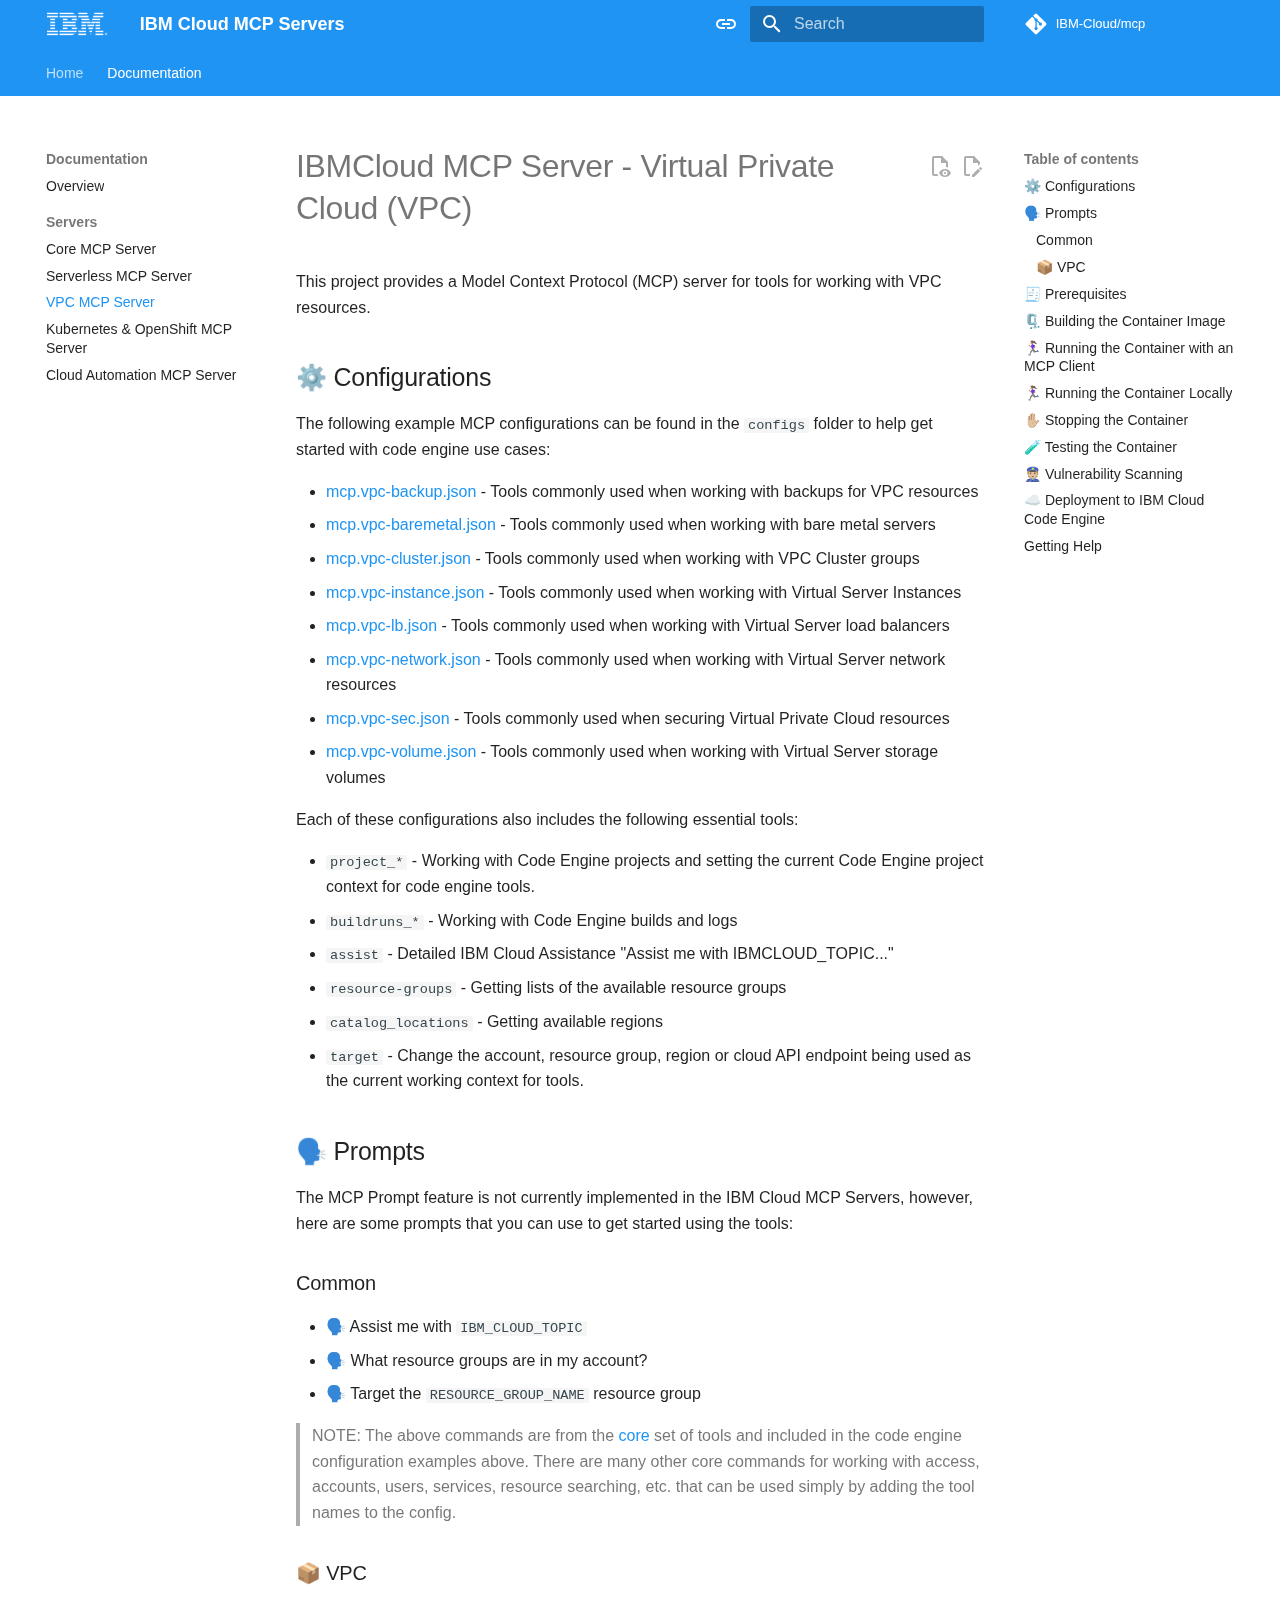
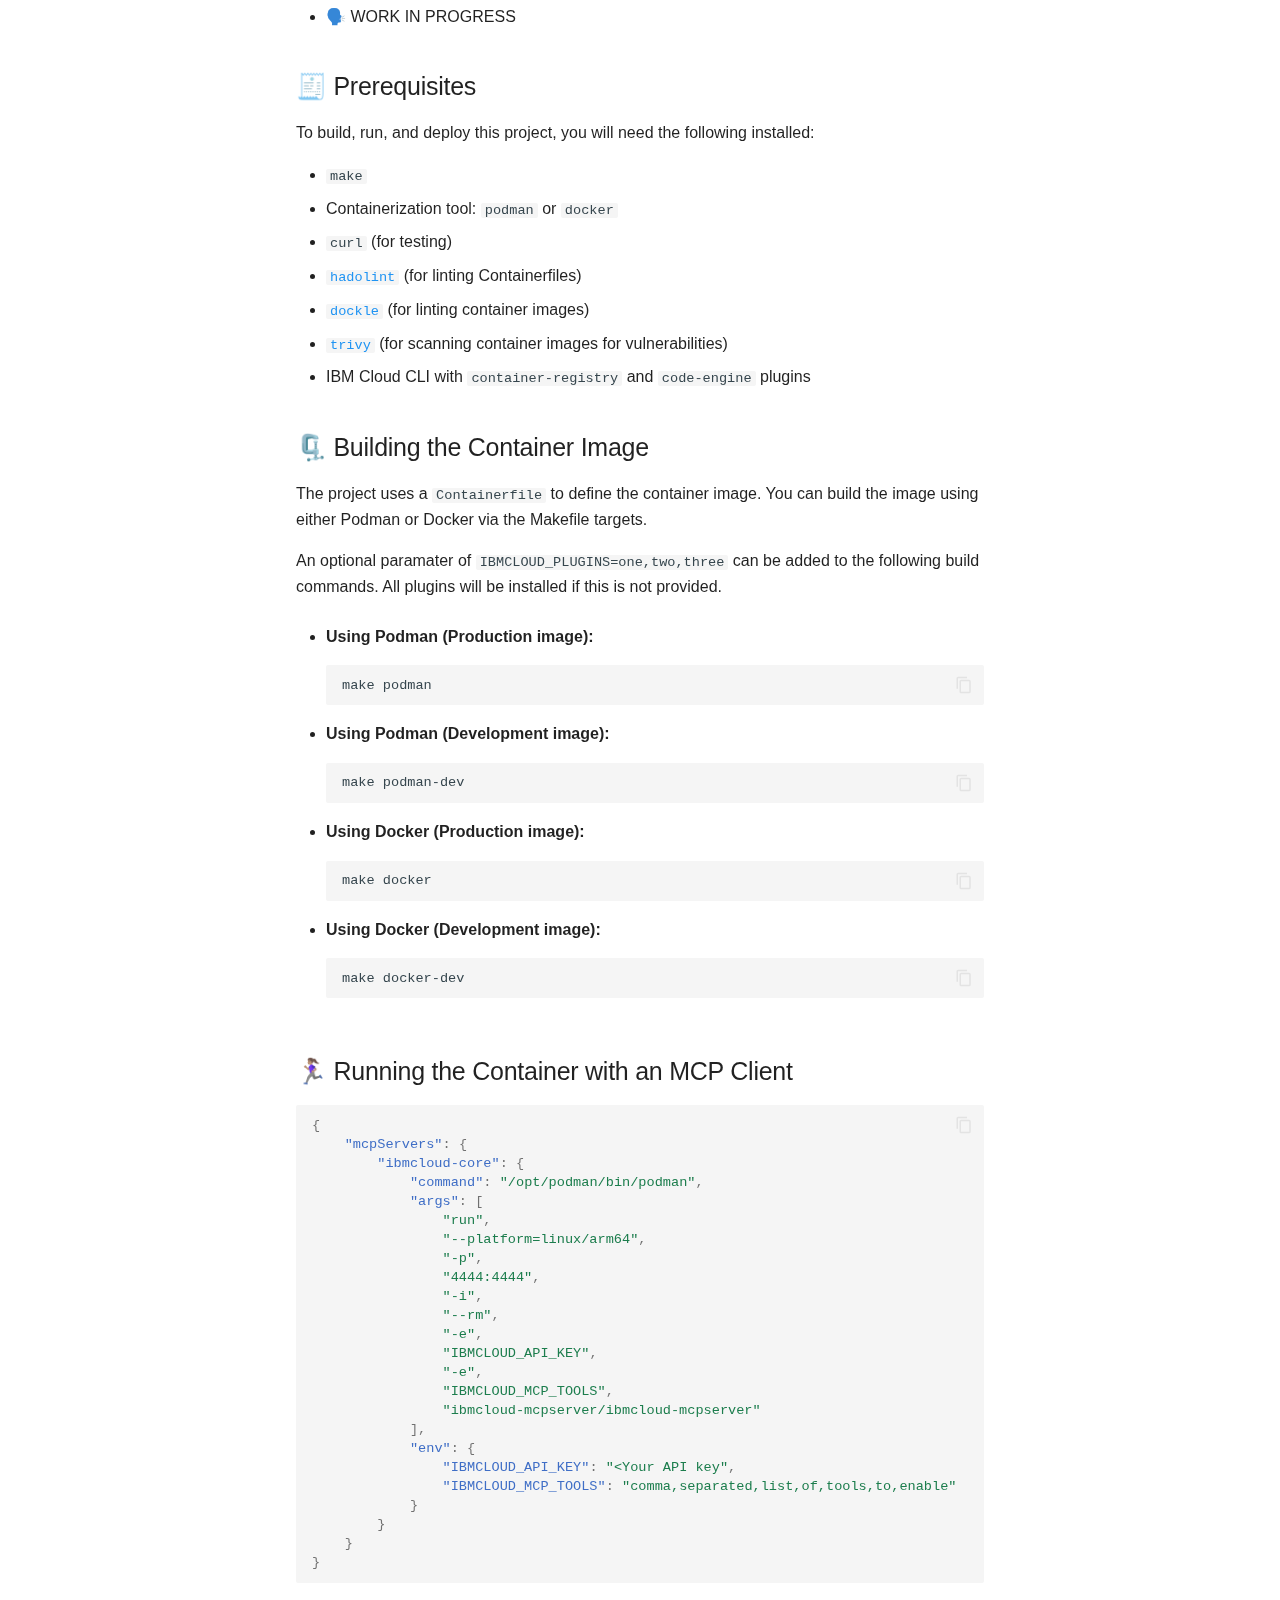
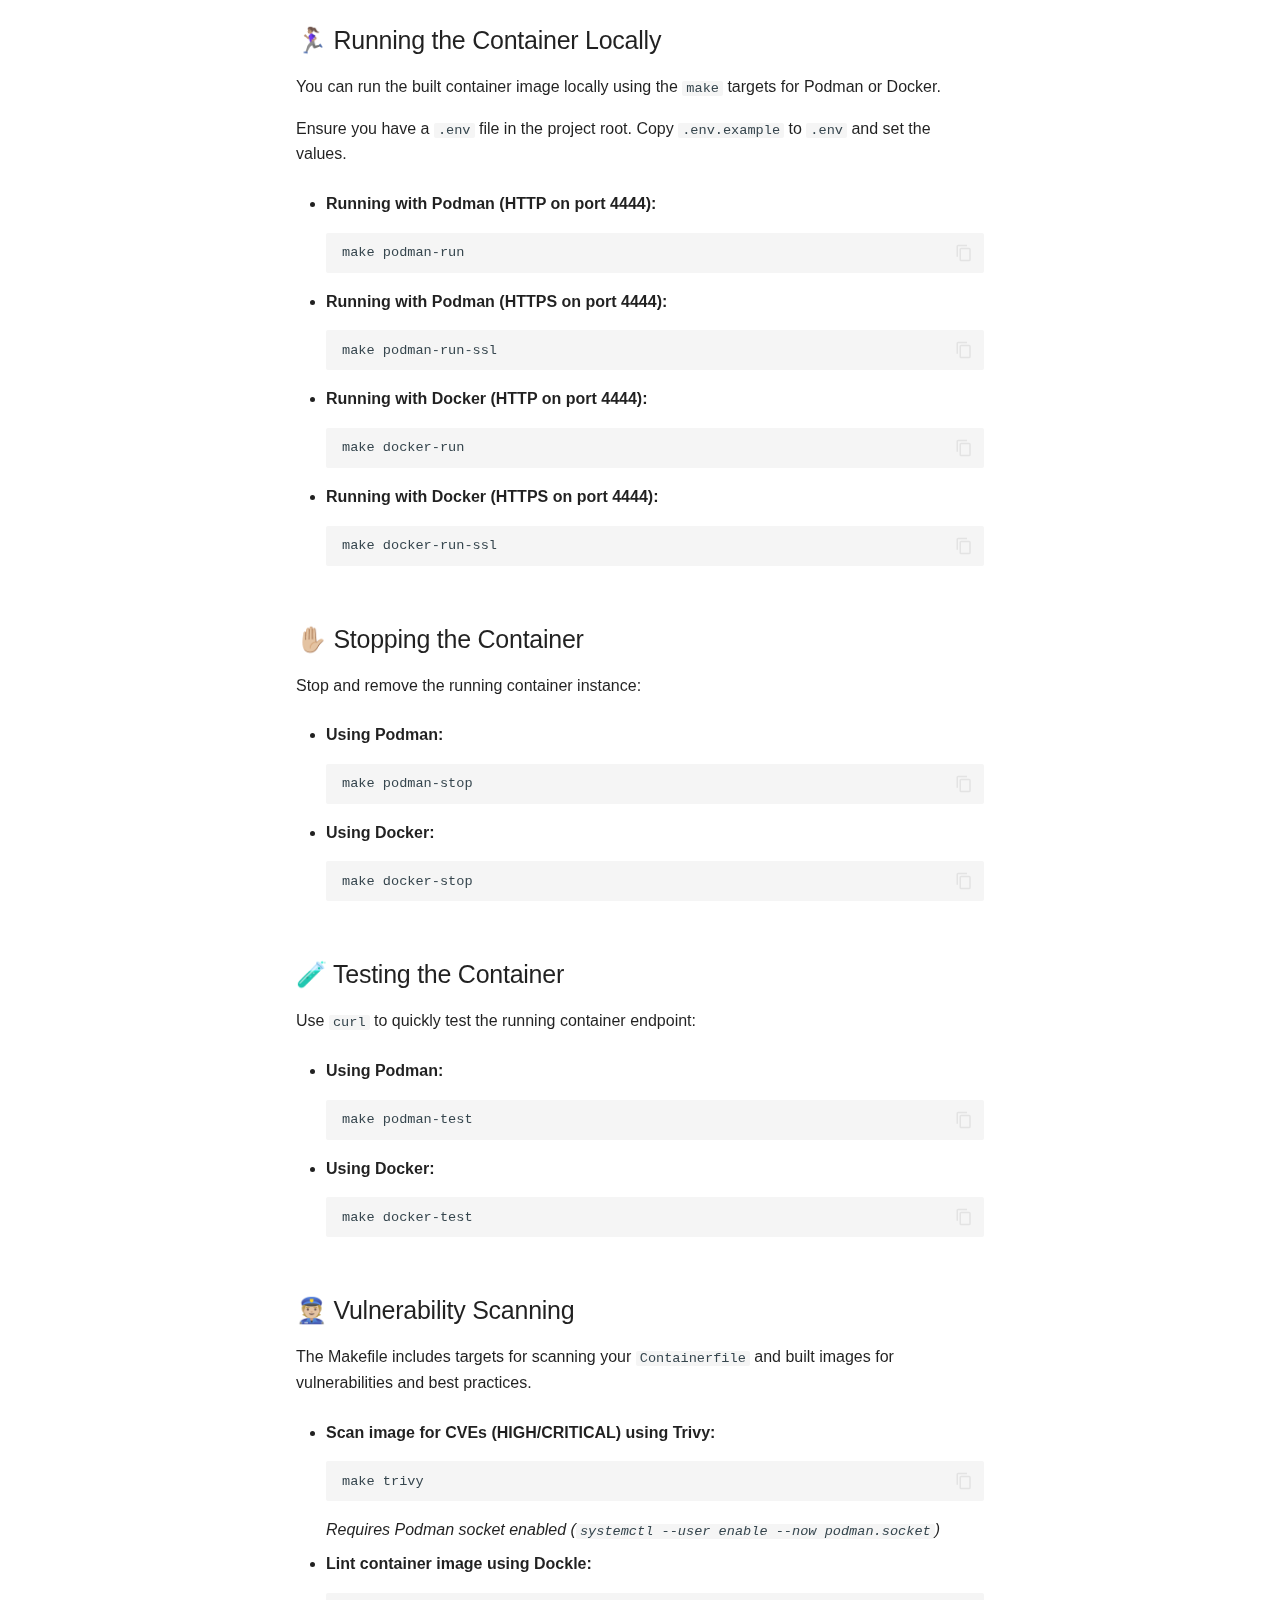
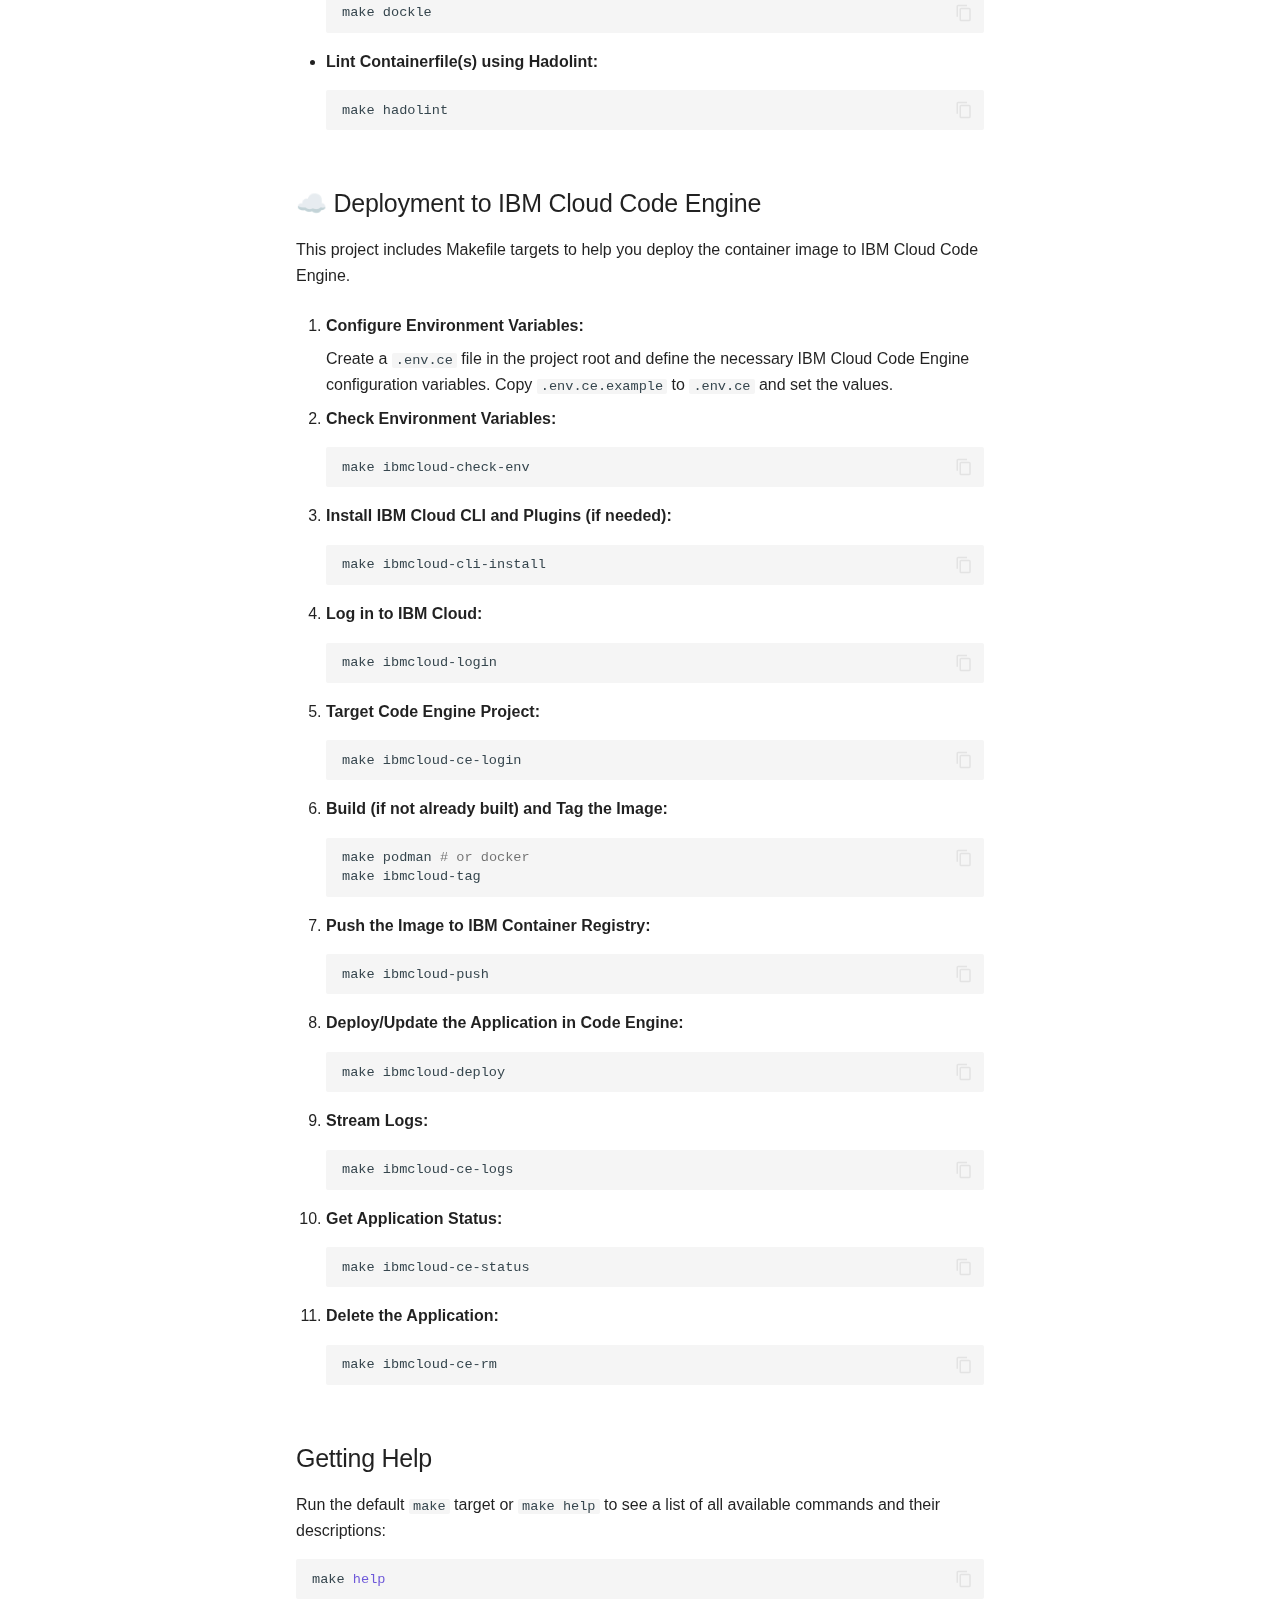
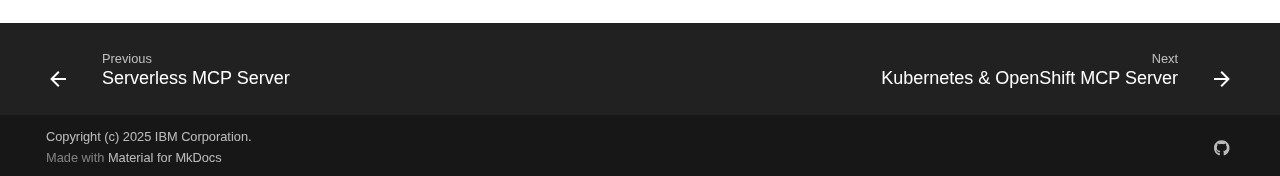
<file: servers/vpc/index.html>
<!doctype html>
<html lang="en" class="no-js">
  <head>
    
      <meta charset="utf-8">
      <meta name="viewport" content="width=device-width,initial-scale=1">
      
        <meta name="description" content="IBM MCP Servers Documentation">
      
      
        <meta name="author" content="Maxim Shelepov">
      
      
        <link rel="canonical" href="https://pages.github.com/IBM-Cloud/mcp/servers/vpc/">
      
      
        <link rel="prev" href="../serverless/">
      
      
        <link rel="next" href="../kubernetes/">
      
      
      <link rel="icon" href="../../assets/images/favicon.png">
      <meta name="generator" content="mkdocs-1.6.1, mkdocs-material-9.6.15">
    
    
      
        <title>VPC MCP Server - IBM Cloud MCP Servers</title>
      
    
    
      <link rel="stylesheet" href="../../assets/stylesheets/main.342714a4.min.css">
      
        
        <link rel="stylesheet" href="../../assets/stylesheets/palette.06af60db.min.css">
      
      


    
    
      
    
    
      
    
    
    <script>__md_scope=new URL("../..",location),__md_hash=e=>[...e].reduce(((e,_)=>(e<<5)-e+_.charCodeAt(0)),0),__md_get=(e,_=localStorage,t=__md_scope)=>JSON.parse(_.getItem(t.pathname+"."+e)),__md_set=(e,_,t=localStorage,a=__md_scope)=>{try{t.setItem(a.pathname+"."+e,JSON.stringify(_))}catch(e){}}</script>
    
      

    
    
    
  </head>
  
  
    
    
      
    
    
    
    
    <body dir="ltr" data-md-color-scheme="default" data-md-color-primary="indigo" data-md-color-accent="indigo">
  
    
    <input class="md-toggle" data-md-toggle="drawer" type="checkbox" id="__drawer" autocomplete="off">
    <input class="md-toggle" data-md-toggle="search" type="checkbox" id="__search" autocomplete="off">
    <label class="md-overlay" for="__drawer"></label>
    <div data-md-component="skip">
      
        
        <a href="#ibmcloud-mcp-server-virtual-private-cloud-vpc" class="md-skip">
          Skip to content
        </a>
      
    </div>
    <div data-md-component="announce">
      
    </div>
    
    
      

<header class="md-header" data-md-component="header">
  <nav class="md-header__inner md-grid" aria-label="Header">
    <a href="../.." title="IBM Cloud MCP Servers" class="md-header__button md-logo" aria-label="IBM Cloud MCP Servers" data-md-component="logo">
      
  <img src="../../assets/logo.png" alt="logo">

    </a>
    <label class="md-header__button md-icon" for="__drawer">
      
      <svg xmlns="http://www.w3.org/2000/svg" viewBox="0 0 24 24"><path d="M3 6h18v2H3zm0 5h18v2H3zm0 5h18v2H3z"/></svg>
    </label>
    <div class="md-header__title" data-md-component="header-title">
      <div class="md-header__ellipsis">
        <div class="md-header__topic">
          <span class="md-ellipsis">
            IBM Cloud MCP Servers
          </span>
        </div>
        <div class="md-header__topic" data-md-component="header-topic">
          <span class="md-ellipsis">
            
              VPC MCP Server
            
          </span>
        </div>
      </div>
    </div>
    
      
        <form class="md-header__option" data-md-component="palette">
  
    
    
    
    <input class="md-option" data-md-color-media="(prefers-color-scheme)" data-md-color-scheme="default" data-md-color-primary="indigo" data-md-color-accent="indigo"  aria-label="Switch to light mode"  type="radio" name="__palette" id="__palette_0">
    
      <label class="md-header__button md-icon" title="Switch to light mode" for="__palette_1" hidden>
        <svg xmlns="http://www.w3.org/2000/svg" viewBox="0 0 24 24"><path d="M3.9 12c0-1.71 1.39-3.1 3.1-3.1h4V7H7a5 5 0 0 0-5 5 5 5 0 0 0 5 5h4v-1.9H7c-1.71 0-3.1-1.39-3.1-3.1M8 13h8v-2H8zm9-6h-4v1.9h4c1.71 0 3.1 1.39 3.1 3.1s-1.39 3.1-3.1 3.1h-4V17h4a5 5 0 0 0 5-5 5 5 0 0 0-5-5"/></svg>
      </label>
    
  
    
    
    
    <input class="md-option" data-md-color-media="(prefers-color-scheme: light)" data-md-color-scheme="default" data-md-color-primary="blue" data-md-color-accent="blue"  aria-label="Switch to dark mode"  type="radio" name="__palette" id="__palette_1">
    
      <label class="md-header__button md-icon" title="Switch to dark mode" for="__palette_2" hidden>
        <svg xmlns="http://www.w3.org/2000/svg" viewBox="0 0 24 24"><path d="M12 2a7 7 0 0 0-7 7c0 2.38 1.19 4.47 3 5.74V17a1 1 0 0 0 1 1h6a1 1 0 0 0 1-1v-2.26c1.81-1.27 3-3.36 3-5.74a7 7 0 0 0-7-7M9 21a1 1 0 0 0 1 1h4a1 1 0 0 0 1-1v-1H9z"/></svg>
      </label>
    
  
    
    
    
    <input class="md-option" data-md-color-media="(prefers-color-scheme: dark)" data-md-color-scheme="slate" data-md-color-primary="black" data-md-color-accent="blue"  aria-label="Switch to system preference"  type="radio" name="__palette" id="__palette_2">
    
      <label class="md-header__button md-icon" title="Switch to system preference" for="__palette_0" hidden>
        <svg xmlns="http://www.w3.org/2000/svg" viewBox="0 0 24 24"><path d="M12 2a7 7 0 0 1 7 7c0 2.38-1.19 4.47-3 5.74V17a1 1 0 0 1-1 1H9a1 1 0 0 1-1-1v-2.26C6.19 13.47 5 11.38 5 9a7 7 0 0 1 7-7M9 21v-1h6v1a1 1 0 0 1-1 1h-4a1 1 0 0 1-1-1m3-17a5 5 0 0 0-5 5c0 2.05 1.23 3.81 3 4.58V16h4v-2.42c1.77-.77 3-2.53 3-4.58a5 5 0 0 0-5-5"/></svg>
      </label>
    
  
</form>
      
    
    
      <script>var palette=__md_get("__palette");if(palette&&palette.color){if("(prefers-color-scheme)"===palette.color.media){var media=matchMedia("(prefers-color-scheme: light)"),input=document.querySelector(media.matches?"[data-md-color-media='(prefers-color-scheme: light)']":"[data-md-color-media='(prefers-color-scheme: dark)']");palette.color.media=input.getAttribute("data-md-color-media"),palette.color.scheme=input.getAttribute("data-md-color-scheme"),palette.color.primary=input.getAttribute("data-md-color-primary"),palette.color.accent=input.getAttribute("data-md-color-accent")}for(var[key,value]of Object.entries(palette.color))document.body.setAttribute("data-md-color-"+key,value)}</script>
    
    
    
      
      
        <label class="md-header__button md-icon" for="__search">
          
          <svg xmlns="http://www.w3.org/2000/svg" viewBox="0 0 24 24"><path d="M9.5 3A6.5 6.5 0 0 1 16 9.5c0 1.61-.59 3.09-1.56 4.23l.27.27h.79l5 5-1.5 1.5-5-5v-.79l-.27-.27A6.52 6.52 0 0 1 9.5 16 6.5 6.5 0 0 1 3 9.5 6.5 6.5 0 0 1 9.5 3m0 2C7 5 5 7 5 9.5S7 14 9.5 14 14 12 14 9.5 12 5 9.5 5"/></svg>
        </label>
        <div class="md-search" data-md-component="search" role="dialog">
  <label class="md-search__overlay" for="__search"></label>
  <div class="md-search__inner" role="search">
    <form class="md-search__form" name="search">
      <input type="text" class="md-search__input" name="query" aria-label="Search" placeholder="Search" autocapitalize="off" autocorrect="off" autocomplete="off" spellcheck="false" data-md-component="search-query" required>
      <label class="md-search__icon md-icon" for="__search">
        
        <svg xmlns="http://www.w3.org/2000/svg" viewBox="0 0 24 24"><path d="M9.5 3A6.5 6.5 0 0 1 16 9.5c0 1.61-.59 3.09-1.56 4.23l.27.27h.79l5 5-1.5 1.5-5-5v-.79l-.27-.27A6.52 6.52 0 0 1 9.5 16 6.5 6.5 0 0 1 3 9.5 6.5 6.5 0 0 1 9.5 3m0 2C7 5 5 7 5 9.5S7 14 9.5 14 14 12 14 9.5 12 5 9.5 5"/></svg>
        
        <svg xmlns="http://www.w3.org/2000/svg" viewBox="0 0 24 24"><path d="M20 11v2H8l5.5 5.5-1.42 1.42L4.16 12l7.92-7.92L13.5 5.5 8 11z"/></svg>
      </label>
      <nav class="md-search__options" aria-label="Search">
        
          <a href="javascript:void(0)" class="md-search__icon md-icon" title="Share" aria-label="Share" data-clipboard data-clipboard-text="" data-md-component="search-share" tabindex="-1">
            
            <svg xmlns="http://www.w3.org/2000/svg" viewBox="0 0 24 24"><path d="M18 16.08c-.76 0-1.44.3-1.96.77L8.91 12.7c.05-.23.09-.46.09-.7s-.04-.47-.09-.7l7.05-4.11c.54.5 1.25.81 2.04.81a3 3 0 0 0 3-3 3 3 0 0 0-3-3 3 3 0 0 0-3 3c0 .24.04.47.09.7L8.04 9.81C7.5 9.31 6.79 9 6 9a3 3 0 0 0-3 3 3 3 0 0 0 3 3c.79 0 1.5-.31 2.04-.81l7.12 4.15c-.05.21-.08.43-.08.66 0 1.61 1.31 2.91 2.92 2.91s2.92-1.3 2.92-2.91A2.92 2.92 0 0 0 18 16.08"/></svg>
          </a>
        
        <button type="reset" class="md-search__icon md-icon" title="Clear" aria-label="Clear" tabindex="-1">
          
          <svg xmlns="http://www.w3.org/2000/svg" viewBox="0 0 24 24"><path d="M19 6.41 17.59 5 12 10.59 6.41 5 5 6.41 10.59 12 5 17.59 6.41 19 12 13.41 17.59 19 19 17.59 13.41 12z"/></svg>
        </button>
      </nav>
      
        <div class="md-search__suggest" data-md-component="search-suggest"></div>
      
    </form>
    <div class="md-search__output">
      <div class="md-search__scrollwrap" tabindex="0" data-md-scrollfix>
        <div class="md-search-result" data-md-component="search-result">
          <div class="md-search-result__meta">
            Initializing search
          </div>
          <ol class="md-search-result__list" role="presentation"></ol>
        </div>
      </div>
    </div>
  </div>
</div>
      
    
    
      <div class="md-header__source">
        <a href="https://github.com/IBM-Cloud/mcp" title="Go to repository" class="md-source" data-md-component="source">
  <div class="md-source__icon md-icon">
    
    <svg xmlns="http://www.w3.org/2000/svg" viewBox="0 0 448 512"><!--! Font Awesome Free 6.7.2 by @fontawesome - https://fontawesome.com License - https://fontawesome.com/license/free (Icons: CC BY 4.0, Fonts: SIL OFL 1.1, Code: MIT License) Copyright 2024 Fonticons, Inc.--><path d="M439.55 236.05 244 40.45a28.87 28.87 0 0 0-40.81 0l-40.66 40.63 51.52 51.52c27.06-9.14 52.68 16.77 43.39 43.68l49.66 49.66c34.23-11.8 61.18 31 35.47 56.69-26.49 26.49-70.21-2.87-56-37.34L240.22 199v121.85c25.3 12.54 22.26 41.85 9.08 55a34.34 34.34 0 0 1-48.55 0c-17.57-17.6-11.07-46.91 11.25-56v-123c-20.8-8.51-24.6-30.74-18.64-45L142.57 101 8.45 235.14a28.86 28.86 0 0 0 0 40.81l195.61 195.6a28.86 28.86 0 0 0 40.8 0l194.69-194.69a28.86 28.86 0 0 0 0-40.81"/></svg>
  </div>
  <div class="md-source__repository">
    IBM-Cloud/mcp
  </div>
</a>
      </div>
    
  </nav>
  
</header>
    
    <div class="md-container" data-md-component="container">
      
      
        
          
            
<nav class="md-tabs" aria-label="Tabs" data-md-component="tabs">
  <div class="md-grid">
    <ul class="md-tabs__list">
      
        
  
  
  
  
    <li class="md-tabs__item">
      <a href="../.." class="md-tabs__link">
        
  
  
    
  
  Home

      </a>
    </li>
  

      
        
  
  
  
    
  
  
    
    
      <li class="md-tabs__item md-tabs__item--active">
        <a href="../../overview/" class="md-tabs__link">
          
  
  
    
  
  Documentation

        </a>
      </li>
    
  

      
    </ul>
  </div>
</nav>
          
        
      
      <main class="md-main" data-md-component="main">
        <div class="md-main__inner md-grid">
          
            
              
              <div class="md-sidebar md-sidebar--primary" data-md-component="sidebar" data-md-type="navigation" >
                <div class="md-sidebar__scrollwrap">
                  <div class="md-sidebar__inner">
                    


  


<nav class="md-nav md-nav--primary md-nav--lifted" aria-label="Navigation" data-md-level="0">
  <label class="md-nav__title" for="__drawer">
    <a href="../.." title="IBM Cloud MCP Servers" class="md-nav__button md-logo" aria-label="IBM Cloud MCP Servers" data-md-component="logo">
      
  <img src="../../assets/logo.png" alt="logo">

    </a>
    IBM Cloud MCP Servers
  </label>
  
    <div class="md-nav__source">
      <a href="https://github.com/IBM-Cloud/mcp" title="Go to repository" class="md-source" data-md-component="source">
  <div class="md-source__icon md-icon">
    
    <svg xmlns="http://www.w3.org/2000/svg" viewBox="0 0 448 512"><!--! Font Awesome Free 6.7.2 by @fontawesome - https://fontawesome.com License - https://fontawesome.com/license/free (Icons: CC BY 4.0, Fonts: SIL OFL 1.1, Code: MIT License) Copyright 2024 Fonticons, Inc.--><path d="M439.55 236.05 244 40.45a28.87 28.87 0 0 0-40.81 0l-40.66 40.63 51.52 51.52c27.06-9.14 52.68 16.77 43.39 43.68l49.66 49.66c34.23-11.8 61.18 31 35.47 56.69-26.49 26.49-70.21-2.87-56-37.34L240.22 199v121.85c25.3 12.54 22.26 41.85 9.08 55a34.34 34.34 0 0 1-48.55 0c-17.57-17.6-11.07-46.91 11.25-56v-123c-20.8-8.51-24.6-30.74-18.64-45L142.57 101 8.45 235.14a28.86 28.86 0 0 0 0 40.81l195.61 195.6a28.86 28.86 0 0 0 40.8 0l194.69-194.69a28.86 28.86 0 0 0 0-40.81"/></svg>
  </div>
  <div class="md-source__repository">
    IBM-Cloud/mcp
  </div>
</a>
    </div>
  
  <ul class="md-nav__list" data-md-scrollfix>
    
      
      
  
  
  
  
    <li class="md-nav__item">
      <a href="../.." class="md-nav__link">
        
  
  
  <span class="md-ellipsis">
    Home
    
  </span>
  

      </a>
    </li>
  

    
      
      
  
  
    
  
  
  
    
    
      
        
      
        
      
    
    
    
      
        
        
      
      
        
      
    
    
    <li class="md-nav__item md-nav__item--active md-nav__item--section md-nav__item--nested">
      
        
        
        <input class="md-nav__toggle md-toggle " type="checkbox" id="__nav_2" checked>
        
          
          <label class="md-nav__link" for="__nav_2" id="__nav_2_label" tabindex="">
            
  
  
  <span class="md-ellipsis">
    Documentation
    
  </span>
  

            <span class="md-nav__icon md-icon"></span>
          </label>
        
        <nav class="md-nav" data-md-level="1" aria-labelledby="__nav_2_label" aria-expanded="true">
          <label class="md-nav__title" for="__nav_2">
            <span class="md-nav__icon md-icon"></span>
            Documentation
          </label>
          <ul class="md-nav__list" data-md-scrollfix>
            
              
                
  
  
  
  
    <li class="md-nav__item">
      <a href="../../overview/" class="md-nav__link">
        
  
  
  <span class="md-ellipsis">
    Overview
    
  </span>
  

      </a>
    </li>
  

              
            
              
                
  
  
    
  
  
  
    
    
      
        
      
        
      
        
      
        
      
        
      
    
    
    
      
      
        
          
          
        
      
    
    
    <li class="md-nav__item md-nav__item--active md-nav__item--section md-nav__item--nested">
      
        
        
        <input class="md-nav__toggle md-toggle " type="checkbox" id="__nav_2_2" checked>
        
          
          <label class="md-nav__link" for="__nav_2_2" id="__nav_2_2_label" tabindex="">
            
  
  
  <span class="md-ellipsis">
    Servers
    
  </span>
  

            <span class="md-nav__icon md-icon"></span>
          </label>
        
        <nav class="md-nav" data-md-level="2" aria-labelledby="__nav_2_2_label" aria-expanded="true">
          <label class="md-nav__title" for="__nav_2_2">
            <span class="md-nav__icon md-icon"></span>
            Servers
          </label>
          <ul class="md-nav__list" data-md-scrollfix>
            
              
                
  
  
  
  
    <li class="md-nav__item">
      <a href="../core/" class="md-nav__link">
        
  
  
  <span class="md-ellipsis">
    Core MCP Server
    
  </span>
  

      </a>
    </li>
  

              
            
              
                
  
  
  
  
    <li class="md-nav__item">
      <a href="../serverless/" class="md-nav__link">
        
  
  
  <span class="md-ellipsis">
    Serverless MCP Server
    
  </span>
  

      </a>
    </li>
  

              
            
              
                
  
  
    
  
  
  
    <li class="md-nav__item md-nav__item--active">
      
      <input class="md-nav__toggle md-toggle" type="checkbox" id="__toc">
      
      
        
      
      
        <label class="md-nav__link md-nav__link--active" for="__toc">
          
  
  
  <span class="md-ellipsis">
    VPC MCP Server
    
  </span>
  

          <span class="md-nav__icon md-icon"></span>
        </label>
      
      <a href="./" class="md-nav__link md-nav__link--active">
        
  
  
  <span class="md-ellipsis">
    VPC MCP Server
    
  </span>
  

      </a>
      
        

<nav class="md-nav md-nav--secondary" aria-label="Table of contents">
  
  
  
    
  
  
    <label class="md-nav__title" for="__toc">
      <span class="md-nav__icon md-icon"></span>
      Table of contents
    </label>
    <ul class="md-nav__list" data-md-component="toc" data-md-scrollfix>
      
        <li class="md-nav__item">
  <a href="#configurations" class="md-nav__link">
    <span class="md-ellipsis">
      ⚙️ Configurations
    </span>
  </a>
  
</li>
      
        <li class="md-nav__item">
  <a href="#prompts" class="md-nav__link">
    <span class="md-ellipsis">
      🗣️ Prompts
    </span>
  </a>
  
    <nav class="md-nav" aria-label="🗣️ Prompts">
      <ul class="md-nav__list">
        
          <li class="md-nav__item">
  <a href="#common" class="md-nav__link">
    <span class="md-ellipsis">
      Common
    </span>
  </a>
  
</li>
        
          <li class="md-nav__item">
  <a href="#vpc" class="md-nav__link">
    <span class="md-ellipsis">
      📦 VPC
    </span>
  </a>
  
</li>
        
      </ul>
    </nav>
  
</li>
      
        <li class="md-nav__item">
  <a href="#prerequisites" class="md-nav__link">
    <span class="md-ellipsis">
      🧾 Prerequisites
    </span>
  </a>
  
</li>
      
        <li class="md-nav__item">
  <a href="#building-the-container-image" class="md-nav__link">
    <span class="md-ellipsis">
      🗜️ Building the Container Image
    </span>
  </a>
  
</li>
      
        <li class="md-nav__item">
  <a href="#running-the-container-with-an-mcp-client" class="md-nav__link">
    <span class="md-ellipsis">
      🏃🏽‍♀️ Running the Container with an MCP Client
    </span>
  </a>
  
</li>
      
        <li class="md-nav__item">
  <a href="#running-the-container-locally" class="md-nav__link">
    <span class="md-ellipsis">
      🏃🏽‍♀️ Running the Container Locally
    </span>
  </a>
  
</li>
      
        <li class="md-nav__item">
  <a href="#stopping-the-container" class="md-nav__link">
    <span class="md-ellipsis">
      ✋🏼 Stopping the Container
    </span>
  </a>
  
</li>
      
        <li class="md-nav__item">
  <a href="#testing-the-container" class="md-nav__link">
    <span class="md-ellipsis">
      🧪 Testing the Container
    </span>
  </a>
  
</li>
      
        <li class="md-nav__item">
  <a href="#vulnerability-scanning" class="md-nav__link">
    <span class="md-ellipsis">
      👮🏼 Vulnerability Scanning
    </span>
  </a>
  
</li>
      
        <li class="md-nav__item">
  <a href="#deployment-to-ibm-cloud-code-engine" class="md-nav__link">
    <span class="md-ellipsis">
      ☁️ Deployment to IBM Cloud Code Engine
    </span>
  </a>
  
</li>
      
        <li class="md-nav__item">
  <a href="#getting-help" class="md-nav__link">
    <span class="md-ellipsis">
      Getting Help
    </span>
  </a>
  
</li>
      
    </ul>
  
</nav>
      
    </li>
  

              
            
              
                
  
  
  
  
    <li class="md-nav__item">
      <a href="../kubernetes/" class="md-nav__link">
        
  
  
  <span class="md-ellipsis">
    Kubernetes & OpenShift MCP Server
    
  </span>
  

      </a>
    </li>
  

              
            
              
                
  
  
  
  
    <li class="md-nav__item">
      <a href="../cloud-automation/" class="md-nav__link">
        
  
  
  <span class="md-ellipsis">
    Cloud Automation MCP Server
    
  </span>
  

      </a>
    </li>
  

              
            
          </ul>
        </nav>
      
    </li>
  

              
            
          </ul>
        </nav>
      
    </li>
  

    
  </ul>
</nav>
                  </div>
                </div>
              </div>
            
            
              
              <div class="md-sidebar md-sidebar--secondary" data-md-component="sidebar" data-md-type="toc" >
                <div class="md-sidebar__scrollwrap">
                  <div class="md-sidebar__inner">
                    

<nav class="md-nav md-nav--secondary" aria-label="Table of contents">
  
  
  
    
  
  
    <label class="md-nav__title" for="__toc">
      <span class="md-nav__icon md-icon"></span>
      Table of contents
    </label>
    <ul class="md-nav__list" data-md-component="toc" data-md-scrollfix>
      
        <li class="md-nav__item">
  <a href="#configurations" class="md-nav__link">
    <span class="md-ellipsis">
      ⚙️ Configurations
    </span>
  </a>
  
</li>
      
        <li class="md-nav__item">
  <a href="#prompts" class="md-nav__link">
    <span class="md-ellipsis">
      🗣️ Prompts
    </span>
  </a>
  
    <nav class="md-nav" aria-label="🗣️ Prompts">
      <ul class="md-nav__list">
        
          <li class="md-nav__item">
  <a href="#common" class="md-nav__link">
    <span class="md-ellipsis">
      Common
    </span>
  </a>
  
</li>
        
          <li class="md-nav__item">
  <a href="#vpc" class="md-nav__link">
    <span class="md-ellipsis">
      📦 VPC
    </span>
  </a>
  
</li>
        
      </ul>
    </nav>
  
</li>
      
        <li class="md-nav__item">
  <a href="#prerequisites" class="md-nav__link">
    <span class="md-ellipsis">
      🧾 Prerequisites
    </span>
  </a>
  
</li>
      
        <li class="md-nav__item">
  <a href="#building-the-container-image" class="md-nav__link">
    <span class="md-ellipsis">
      🗜️ Building the Container Image
    </span>
  </a>
  
</li>
      
        <li class="md-nav__item">
  <a href="#running-the-container-with-an-mcp-client" class="md-nav__link">
    <span class="md-ellipsis">
      🏃🏽‍♀️ Running the Container with an MCP Client
    </span>
  </a>
  
</li>
      
        <li class="md-nav__item">
  <a href="#running-the-container-locally" class="md-nav__link">
    <span class="md-ellipsis">
      🏃🏽‍♀️ Running the Container Locally
    </span>
  </a>
  
</li>
      
        <li class="md-nav__item">
  <a href="#stopping-the-container" class="md-nav__link">
    <span class="md-ellipsis">
      ✋🏼 Stopping the Container
    </span>
  </a>
  
</li>
      
        <li class="md-nav__item">
  <a href="#testing-the-container" class="md-nav__link">
    <span class="md-ellipsis">
      🧪 Testing the Container
    </span>
  </a>
  
</li>
      
        <li class="md-nav__item">
  <a href="#vulnerability-scanning" class="md-nav__link">
    <span class="md-ellipsis">
      👮🏼 Vulnerability Scanning
    </span>
  </a>
  
</li>
      
        <li class="md-nav__item">
  <a href="#deployment-to-ibm-cloud-code-engine" class="md-nav__link">
    <span class="md-ellipsis">
      ☁️ Deployment to IBM Cloud Code Engine
    </span>
  </a>
  
</li>
      
        <li class="md-nav__item">
  <a href="#getting-help" class="md-nav__link">
    <span class="md-ellipsis">
      Getting Help
    </span>
  </a>
  
</li>
      
    </ul>
  
</nav>
                  </div>
                </div>
              </div>
            
          
          
            <div class="md-content" data-md-component="content">
              <article class="md-content__inner md-typeset">
                
                  


  
    <a href="https://github.com/IBM-Cloud/mcp/edit/main/docs/docs/servers/vpc.md" title="Edit this page" class="md-content__button md-icon" rel="edit">
      
      <svg xmlns="http://www.w3.org/2000/svg" viewBox="0 0 24 24"><path d="M10 20H6V4h7v5h5v3.1l2-2V8l-6-6H6c-1.1 0-2 .9-2 2v16c0 1.1.9 2 2 2h4zm10.2-7c.1 0 .3.1.4.2l1.3 1.3c.2.2.2.6 0 .8l-1 1-2.1-2.1 1-1c.1-.1.2-.2.4-.2m0 3.9L14.1 23H12v-2.1l6.1-6.1z"/></svg>
    </a>
  
  
    
      
    
    <a href="https://github.com/IBM-Cloud/mcp/raw/main/docs/docs/servers/vpc.md" title="View source of this page" class="md-content__button md-icon">
      
      <svg xmlns="http://www.w3.org/2000/svg" viewBox="0 0 24 24"><path d="M17 18c.56 0 1 .44 1 1s-.44 1-1 1-1-.44-1-1 .44-1 1-1m0-3c-2.73 0-5.06 1.66-6 4 .94 2.34 3.27 4 6 4s5.06-1.66 6-4c-.94-2.34-3.27-4-6-4m0 6.5a2.5 2.5 0 0 1-2.5-2.5 2.5 2.5 0 0 1 2.5-2.5 2.5 2.5 0 0 1 2.5 2.5 2.5 2.5 0 0 1-2.5 2.5M9.27 20H6V4h7v5h5v4.07c.7.08 1.36.25 2 .49V8l-6-6H6a2 2 0 0 0-2 2v16a2 2 0 0 0 2 2h4.5a8.2 8.2 0 0 1-1.23-2"/></svg>
    </a>
  


<h1 id="ibmcloud-mcp-server-virtual-private-cloud-vpc">IBMCloud MCP Server - Virtual Private Cloud (VPC)</h1>
<p>This project provides a Model Context Protocol (MCP) server for tools for working with VPC resources.</p>
<h2 id="configurations">⚙️ Configurations</h2>
<p>The following example MCP configurations can be found in the <code>configs</code> folder to help get started with code engine use cases:</p>
<ul>
<li><a href="https://github.com/IBM-Cloud/ibmcloud-mcp-server/blob/main/src/vpc/configs/mcp.vpc-backup.json">mcp.vpc-backup.json</a> - Tools commonly used when working with backups for VPC resources</li>
<li><a href="https://github.com/IBM-Cloud/ibmcloud-mcp-server/blob/main/src/vpc/configs/mcp.vpc-baremetal.json">mcp.vpc-baremetal.json</a> - Tools commonly used when working with bare metal servers</li>
<li><a href="https://github.com/IBM-Cloud/ibmcloud-mcp-server/blob/main/src/vpc/configs/mcp.vpc-cluster.json">mcp.vpc-cluster.json</a> - Tools commonly used when working with VPC Cluster groups</li>
<li><a href="https://github.com/IBM-Cloud/ibmcloud-mcp-server/blob/main/src/vpc/configs/mcp.vpc-instance.json">mcp.vpc-instance.json</a> - Tools commonly used when working with Virtual Server Instances</li>
<li><a href="https://github.com/IBM-Cloud/ibmcloud-mcp-server/blob/main/src/vpc/configs/mcp.vpc-lb.json">mcp.vpc-lb.json</a> - Tools commonly used when working with Virtual Server load balancers</li>
<li><a href="https://github.com/IBM-Cloud/ibmcloud-mcp-server/blob/main/src/vpc/configs/mcp.vpc-network.json">mcp.vpc-network.json</a> - Tools commonly used when working with Virtual Server network resources</li>
<li><a href="https://github.com/IBM-Cloud/ibmcloud-mcp-server/blob/main/src/vpc/configs/mcp.vpc-sec.json">mcp.vpc-sec.json</a> - Tools commonly used when securing Virtual Private Cloud resources</li>
<li><a href="https://github.com/IBM-Cloud/ibmcloud-mcp-server/blob/main/src/vpc/configs/mcp.vpc-volume.json">mcp.vpc-volume.json</a> - Tools commonly used when working with Virtual Server storage volumes</li>
</ul>
<p>Each of these configurations also includes the following essential tools:</p>
<ul>
<li><code>project_*</code> - Working with Code Engine projects and setting the current Code Engine project context for code engine tools.</li>
<li><code>buildruns_*</code> - Working with Code Engine builds and logs</li>
<li><code>assist</code> - Detailed IBM Cloud Assistance "Assist me with IBMCLOUD_TOPIC..."</li>
<li><code>resource-groups</code> - Getting lists of the available resource groups</li>
<li><code>catalog_locations</code> - Getting available regions</li>
<li><code>target</code> - Change the account, resource group, region or cloud API endpoint being used as the current working context for tools.</li>
</ul>
<h2 id="prompts">🗣️ Prompts</h2>
<p>The MCP Prompt feature is not currently implemented in the IBM Cloud MCP Servers, however, here are some prompts that you can 
use to get started using the tools:</p>
<h3 id="common">Common</h3>
<ul>
<li>🗣️ Assist me with <code>IBM_CLOUD_TOPIC</code></li>
<li>🗣️ What resource groups are in my account?</li>
<li>🗣️ Target the <code>RESOURCE_GROUP_NAME</code> resource group</li>
</ul>
<blockquote>
<p>NOTE: The above commands are from the <a href="servers/core.md">core</a> set of tools and included in the code engine configuration examples above.  There are many other core commands for working with access, accounts, users, services, resource searching, etc. that can be used simply by adding the tool names to the config.</p>
</blockquote>
<h3 id="vpc">📦 VPC</h3>
<ul>
<li>🗣️ WORK IN PROGRESS</li>
</ul>
<h2 id="prerequisites">🧾 Prerequisites</h2>
<p>To build, run, and deploy this project, you will need the following installed:</p>
<ul>
<li><code>make</code></li>
<li>Containerization tool: <code>podman</code> or <code>docker</code></li>
<li><code>curl</code> (for testing)</li>
<li><a href="https://github.com/hadolint/hadolint?tab=readme-ov-file#install"><code>hadolint</code></a> (for linting Containerfiles)</li>
<li><a href="https://github.com/goodwithtech/dockle"><code>dockle</code></a> (for linting container images)</li>
<li><a href="https://trivy.dev/v0.60/getting-started/installation/"><code>trivy</code></a> (for scanning container images for vulnerabilities)</li>
<li>IBM Cloud CLI with <code>container-registry</code> and <code>code-engine</code> plugins</li>
</ul>
<h2 id="building-the-container-image">🗜️ Building the Container Image</h2>
<p>The project uses a <code>Containerfile</code> to define the container image. You can build the image using either Podman or Docker via the Makefile targets.</p>
<p>An optional paramater of <code>IBMCLOUD_PLUGINS=one,two,three</code> can be added to the following build commands. All plugins will be installed if this is not provided.</p>
<ul>
<li>
<p><strong>Using Podman (Production image):</strong></p>
<div class="highlight"><pre><span></span><code>make<span class="w"> </span>podman
</code></pre></div>
</li>
<li>
<p><strong>Using Podman (Development image):</strong></p>
<div class="highlight"><pre><span></span><code>make<span class="w"> </span>podman-dev
</code></pre></div>
</li>
<li>
<p><strong>Using Docker (Production image):</strong></p>
<div class="highlight"><pre><span></span><code>make<span class="w"> </span>docker
</code></pre></div>
</li>
<li>
<p><strong>Using Docker (Development image):</strong></p>
<div class="highlight"><pre><span></span><code>make<span class="w"> </span>docker-dev
</code></pre></div>
</li>
</ul>
<h2 id="running-the-container-with-an-mcp-client">🏃🏽‍♀️ Running the Container with an MCP Client</h2>
<div class="highlight"><pre><span></span><code><span class="p">{</span>
<span class="w">    </span><span class="nt">&quot;mcpServers&quot;</span><span class="p">:</span><span class="w"> </span><span class="p">{</span>
<span class="w">        </span><span class="nt">&quot;ibmcloud-core&quot;</span><span class="p">:</span><span class="w"> </span><span class="p">{</span>
<span class="w">            </span><span class="nt">&quot;command&quot;</span><span class="p">:</span><span class="w"> </span><span class="s2">&quot;/opt/podman/bin/podman&quot;</span><span class="p">,</span>
<span class="w">            </span><span class="nt">&quot;args&quot;</span><span class="p">:</span><span class="w"> </span><span class="p">[</span>
<span class="w">                </span><span class="s2">&quot;run&quot;</span><span class="p">,</span>
<span class="w">                </span><span class="s2">&quot;--platform=linux/arm64&quot;</span><span class="p">,</span>
<span class="w">                </span><span class="s2">&quot;-p&quot;</span><span class="p">,</span>
<span class="w">                </span><span class="s2">&quot;4444:4444&quot;</span><span class="p">,</span>
<span class="w">                </span><span class="s2">&quot;-i&quot;</span><span class="p">,</span>
<span class="w">                </span><span class="s2">&quot;--rm&quot;</span><span class="p">,</span>
<span class="w">                </span><span class="s2">&quot;-e&quot;</span><span class="p">,</span>
<span class="w">                </span><span class="s2">&quot;IBMCLOUD_API_KEY&quot;</span><span class="p">,</span>
<span class="w">                </span><span class="s2">&quot;-e&quot;</span><span class="p">,</span>
<span class="w">                </span><span class="s2">&quot;IBMCLOUD_MCP_TOOLS&quot;</span><span class="p">,</span>
<span class="w">                </span><span class="s2">&quot;ibmcloud-mcpserver/ibmcloud-mcpserver&quot;</span>
<span class="w">            </span><span class="p">],</span>
<span class="w">            </span><span class="nt">&quot;env&quot;</span><span class="p">:</span><span class="w"> </span><span class="p">{</span>
<span class="w">                </span><span class="nt">&quot;IBMCLOUD_API_KEY&quot;</span><span class="p">:</span><span class="w"> </span><span class="s2">&quot;&lt;Your API key&quot;</span><span class="p">,</span>
<span class="w">                </span><span class="nt">&quot;IBMCLOUD_MCP_TOOLS&quot;</span><span class="p">:</span><span class="w"> </span><span class="s2">&quot;comma,separated,list,of,tools,to,enable&quot;</span>
<span class="w">            </span><span class="p">}</span>
<span class="w">        </span><span class="p">}</span>
<span class="w">    </span><span class="p">}</span>
<span class="p">}</span>
</code></pre></div>
<h2 id="running-the-container-locally">🏃🏽‍♀️ Running the Container Locally</h2>
<p>You can run the built container image locally using the <code>make</code> targets for Podman or Docker.</p>
<p>Ensure you have a <code>.env</code> file in the project root. Copy <code>.env.example</code> to <code>.env</code> and set the values.</p>
<ul>
<li>
<p><strong>Running with Podman (HTTP on port 4444):</strong></p>
<div class="highlight"><pre><span></span><code>make<span class="w"> </span>podman-run
</code></pre></div>
</li>
<li>
<p><strong>Running with Podman (HTTPS on port 4444):</strong></p>
<div class="highlight"><pre><span></span><code>make<span class="w"> </span>podman-run-ssl
</code></pre></div>
</li>
<li>
<p><strong>Running with Docker (HTTP on port 4444):</strong></p>
<div class="highlight"><pre><span></span><code>make<span class="w"> </span>docker-run
</code></pre></div>
</li>
<li>
<p><strong>Running with Docker (HTTPS on port 4444):</strong></p>
<div class="highlight"><pre><span></span><code>make<span class="w"> </span>docker-run-ssl
</code></pre></div>
</li>
</ul>
<h2 id="stopping-the-container">✋🏼 Stopping the Container</h2>
<p>Stop and remove the running container instance:</p>
<ul>
<li>
<p><strong>Using Podman:</strong></p>
<div class="highlight"><pre><span></span><code>make<span class="w"> </span>podman-stop
</code></pre></div>
</li>
<li>
<p><strong>Using Docker:</strong></p>
<div class="highlight"><pre><span></span><code>make<span class="w"> </span>docker-stop
</code></pre></div>
</li>
</ul>
<h2 id="testing-the-container">🧪 Testing the Container</h2>
<p>Use <code>curl</code> to quickly test the running container endpoint:</p>
<ul>
<li>
<p><strong>Using Podman:</strong></p>
<div class="highlight"><pre><span></span><code>make<span class="w"> </span>podman-test
</code></pre></div>
</li>
<li>
<p><strong>Using Docker:</strong></p>
<div class="highlight"><pre><span></span><code>make<span class="w"> </span>docker-test
</code></pre></div>
</li>
</ul>
<h2 id="vulnerability-scanning">👮🏼 Vulnerability Scanning</h2>
<p>The Makefile includes targets for scanning your <code>Containerfile</code> and built images for vulnerabilities and best practices.</p>
<ul>
<li>
<p><strong>Scan image for CVEs (HIGH/CRITICAL) using Trivy:</strong></p>
<div class="highlight"><pre><span></span><code>make<span class="w"> </span>trivy
</code></pre></div>
<p><em>Requires Podman socket enabled (<code>systemctl --user enable --now podman.socket</code>)</em></p>
</li>
<li>
<p><strong>Lint container image using Dockle:</strong></p>
<div class="highlight"><pre><span></span><code>make<span class="w"> </span>dockle
</code></pre></div>
</li>
<li>
<p><strong>Lint Containerfile(s) using Hadolint:</strong></p>
<div class="highlight"><pre><span></span><code>make<span class="w"> </span>hadolint
</code></pre></div>
</li>
</ul>
<h2 id="deployment-to-ibm-cloud-code-engine">☁️ Deployment to IBM Cloud Code Engine</h2>
<p>This project includes Makefile targets to help you deploy the container image to IBM Cloud Code Engine.</p>
<ol>
<li>
<p><strong>Configure Environment Variables:</strong></p>
<p>Create a <code>.env.ce</code> file in the project root and define the necessary IBM Cloud Code Engine configuration variables. Copy <code>.env.ce.example</code> to <code>.env.ce</code> and set the values.</p>
</li>
<li>
<p><strong>Check Environment Variables:</strong></p>
<div class="highlight"><pre><span></span><code>make<span class="w"> </span>ibmcloud-check-env
</code></pre></div>
</li>
<li>
<p><strong>Install IBM Cloud CLI and Plugins (if needed):</strong></p>
<div class="highlight"><pre><span></span><code>make<span class="w"> </span>ibmcloud-cli-install
</code></pre></div>
</li>
<li>
<p><strong>Log in to IBM Cloud:</strong></p>
<div class="highlight"><pre><span></span><code>make<span class="w"> </span>ibmcloud-login
</code></pre></div>
</li>
<li>
<p><strong>Target Code Engine Project:</strong></p>
<div class="highlight"><pre><span></span><code>make<span class="w"> </span>ibmcloud-ce-login
</code></pre></div>
</li>
<li>
<p><strong>Build (if not already built) and Tag the Image:</strong></p>
<div class="highlight"><pre><span></span><code>make<span class="w"> </span>podman<span class="w"> </span><span class="c1"># or docker</span>
make<span class="w"> </span>ibmcloud-tag
</code></pre></div>
</li>
<li>
<p><strong>Push the Image to IBM Container Registry:</strong></p>
<div class="highlight"><pre><span></span><code>make<span class="w"> </span>ibmcloud-push
</code></pre></div>
</li>
<li>
<p><strong>Deploy/Update the Application in Code Engine:</strong></p>
<div class="highlight"><pre><span></span><code>make<span class="w"> </span>ibmcloud-deploy
</code></pre></div>
</li>
<li>
<p><strong>Stream Logs:</strong></p>
<div class="highlight"><pre><span></span><code>make<span class="w"> </span>ibmcloud-ce-logs
</code></pre></div>
</li>
<li>
<p><strong>Get Application Status:</strong></p>
<div class="highlight"><pre><span></span><code>make<span class="w"> </span>ibmcloud-ce-status
</code></pre></div>
</li>
<li>
<p><strong>Delete the Application:</strong></p>
<div class="highlight"><pre><span></span><code>make<span class="w"> </span>ibmcloud-ce-rm
</code></pre></div>
</li>
</ol>
<h2 id="getting-help">Getting Help</h2>
<p>Run the default <code>make</code> target or <code>make help</code> to see a list of all available commands and their descriptions:</p>
<div class="highlight"><pre><span></span><code>make<span class="w"> </span><span class="nb">help</span>
</code></pre></div>












                
              </article>
            </div>
          
          
<script>var target=document.getElementById(location.hash.slice(1));target&&target.name&&(target.checked=target.name.startsWith("__tabbed_"))</script>
        </div>
        
          <button type="button" class="md-top md-icon" data-md-component="top" hidden>
  
  <svg xmlns="http://www.w3.org/2000/svg" viewBox="0 0 24 24"><path d="M13 20h-2V8l-5.5 5.5-1.42-1.42L12 4.16l7.92 7.92-1.42 1.42L13 8z"/></svg>
  Back to top
</button>
        
      </main>
      
        <footer class="md-footer">
  
    
      
      <nav class="md-footer__inner md-grid" aria-label="Footer" >
        
          
          <a href="../serverless/" class="md-footer__link md-footer__link--prev" aria-label="Previous: Serverless MCP Server">
            <div class="md-footer__button md-icon">
              
              <svg xmlns="http://www.w3.org/2000/svg" viewBox="0 0 24 24"><path d="M20 11v2H8l5.5 5.5-1.42 1.42L4.16 12l7.92-7.92L13.5 5.5 8 11z"/></svg>
            </div>
            <div class="md-footer__title">
              <span class="md-footer__direction">
                Previous
              </span>
              <div class="md-ellipsis">
                Serverless MCP Server
              </div>
            </div>
          </a>
        
        
          
          <a href="../kubernetes/" class="md-footer__link md-footer__link--next" aria-label="Next: Kubernetes &amp; OpenShift MCP Server">
            <div class="md-footer__title">
              <span class="md-footer__direction">
                Next
              </span>
              <div class="md-ellipsis">
                Kubernetes & OpenShift MCP Server
              </div>
            </div>
            <div class="md-footer__button md-icon">
              
              <svg xmlns="http://www.w3.org/2000/svg" viewBox="0 0 24 24"><path d="M4 11v2h12l-5.5 5.5 1.42 1.42L19.84 12l-7.92-7.92L10.5 5.5 16 11z"/></svg>
            </div>
          </a>
        
      </nav>
    
  
  <div class="md-footer-meta md-typeset">
    <div class="md-footer-meta__inner md-grid">
      <div class="md-copyright">
  
    <div class="md-copyright__highlight">
      Copyright (c) 2025 IBM Corporation.
    </div>
  
  
    Made with
    <a href="https://squidfunk.github.io/mkdocs-material/" target="_blank" rel="noopener">
      Material for MkDocs
    </a>
  
</div>
      
        <div class="md-social">
  
    
    
    
    
      
      
    
    <a href="https://github.com/IBM-Cloud/mcp" target="_blank" rel="noopener" title="github.com" class="md-social__link">
      <svg xmlns="http://www.w3.org/2000/svg" viewBox="0 0 496 512"><!--! Font Awesome Free 6.7.2 by @fontawesome - https://fontawesome.com License - https://fontawesome.com/license/free (Icons: CC BY 4.0, Fonts: SIL OFL 1.1, Code: MIT License) Copyright 2024 Fonticons, Inc.--><path d="M165.9 397.4c0 2-2.3 3.6-5.2 3.6-3.3.3-5.6-1.3-5.6-3.6 0-2 2.3-3.6 5.2-3.6 3-.3 5.6 1.3 5.6 3.6m-31.1-4.5c-.7 2 1.3 4.3 4.3 4.9 2.6 1 5.6 0 6.2-2s-1.3-4.3-4.3-5.2c-2.6-.7-5.5.3-6.2 2.3m44.2-1.7c-2.9.7-4.9 2.6-4.6 4.9.3 2 2.9 3.3 5.9 2.6 2.9-.7 4.9-2.6 4.6-4.6-.3-1.9-3-3.2-5.9-2.9M244.8 8C106.1 8 0 113.3 0 252c0 110.9 69.8 205.8 169.5 239.2 12.8 2.3 17.3-5.6 17.3-12.1 0-6.2-.3-40.4-.3-61.4 0 0-70 15-84.7-29.8 0 0-11.4-29.1-27.8-36.6 0 0-22.9-15.7 1.6-15.4 0 0 24.9 2 38.6 25.8 21.9 38.6 58.6 27.5 72.9 20.9 2.3-16 8.8-27.1 16-33.7-55.9-6.2-112.3-14.3-112.3-110.5 0-27.5 7.6-41.3 23.6-58.9-2.6-6.5-11.1-33.3 2.6-67.9 20.9-6.5 69 27 69 27 20-5.6 41.5-8.5 62.8-8.5s42.8 2.9 62.8 8.5c0 0 48.1-33.6 69-27 13.7 34.7 5.2 61.4 2.6 67.9 16 17.7 25.8 31.5 25.8 58.9 0 96.5-58.9 104.2-114.8 110.5 9.2 7.9 17 22.9 17 46.4 0 33.7-.3 75.4-.3 83.6 0 6.5 4.6 14.4 17.3 12.1C428.2 457.8 496 362.9 496 252 496 113.3 383.5 8 244.8 8M97.2 352.9c-1.3 1-1 3.3.7 5.2 1.6 1.6 3.9 2.3 5.2 1 1.3-1 1-3.3-.7-5.2-1.6-1.6-3.9-2.3-5.2-1m-10.8-8.1c-.7 1.3.3 2.9 2.3 3.9 1.6 1 3.6.7 4.3-.7.7-1.3-.3-2.9-2.3-3.9-2-.6-3.6-.3-4.3.7m32.4 35.6c-1.6 1.3-1 4.3 1.3 6.2 2.3 2.3 5.2 2.6 6.5 1 1.3-1.3.7-4.3-1.3-6.2-2.2-2.3-5.2-2.6-6.5-1m-11.4-14.7c-1.6 1-1.6 3.6 0 5.9s4.3 3.3 5.6 2.3c1.6-1.3 1.6-3.9 0-6.2-1.4-2.3-4-3.3-5.6-2"/></svg>
    </a>
  
</div>
      
    </div>
  </div>
</footer>
      
    </div>
    <div class="md-dialog" data-md-component="dialog">
      <div class="md-dialog__inner md-typeset"></div>
    </div>
    
      <div class="md-progress" data-md-component="progress" role="progressbar"></div>
    
    
    
      
      <script id="__config" type="application/json">{"base": "../..", "features": ["content.action.edit", "content.action.view", "content.code.annotate", "content.code.copy", "navigation.sections", "navigation.instant", "navigation.indexes", "navigation.tabs", "navigation.top", "navigation.footer", "navigation.instant", "navigation.instant.progress", "search.highlight", "search.share", "search.suggest", "toc.follow"], "search": "../../assets/javascripts/workers/search.d50fe291.min.js", "tags": null, "translations": {"clipboard.copied": "Copied to clipboard", "clipboard.copy": "Copy to clipboard", "search.result.more.one": "1 more on this page", "search.result.more.other": "# more on this page", "search.result.none": "No matching documents", "search.result.one": "1 matching document", "search.result.other": "# matching documents", "search.result.placeholder": "Type to start searching", "search.result.term.missing": "Missing", "select.version": "Select version"}, "version": null}</script>
    
    
      <script src="../../assets/javascripts/bundle.56ea9cef.min.js"></script>
      
    
  </body>
</html>
</file>
<file: assets/stylesheets/main.342714a4.min.css>
@charset "UTF-8";html{-webkit-text-size-adjust:none;-moz-text-size-adjust:none;text-size-adjust:none;box-sizing:border-box}*,:after,:before{box-sizing:inherit}@media (prefers-reduced-motion){*,:after,:before{transition:none!important}}body{margin:0}a,button,input,label{-webkit-tap-highlight-color:transparent}a{color:inherit;text-decoration:none}hr{border:0;box-sizing:initial;display:block;height:.05rem;overflow:visible;padding:0}small{font-size:80%}sub,sup{line-height:1em}img{border-style:none}table{border-collapse:initial;border-spacing:0}td,th{font-weight:400;vertical-align:top}button{background:#0000;border:0;font-family:inherit;font-size:inherit;margin:0;padding:0}input{border:0;outline:none}:root{--md-primary-fg-color:#4051b5;--md-primary-fg-color--light:#5d6cc0;--md-primary-fg-color--dark:#303fa1;--md-primary-bg-color:#fff;--md-primary-bg-color--light:#ffffffb3;--md-accent-fg-color:#526cfe;--md-accent-fg-color--transparent:#526cfe1a;--md-accent-bg-color:#fff;--md-accent-bg-color--light:#ffffffb3}[data-md-color-scheme=default]{color-scheme:light}[data-md-color-scheme=default] img[src$="#gh-dark-mode-only"],[data-md-color-scheme=default] img[src$="#only-dark"]{display:none}:root,[data-md-color-scheme=default]{--md-hue:225deg;--md-default-fg-color:#000000de;--md-default-fg-color--light:#0000008a;--md-default-fg-color--lighter:#00000052;--md-default-fg-color--lightest:#00000012;--md-default-bg-color:#fff;--md-default-bg-color--light:#ffffffb3;--md-default-bg-color--lighter:#ffffff4d;--md-default-bg-color--lightest:#ffffff1f;--md-code-fg-color:#36464e;--md-code-bg-color:#f5f5f5;--md-code-hl-color:#4287ff;--md-code-hl-color--light:#4287ff1a;--md-code-hl-number-color:#d52a2a;--md-code-hl-special-color:#db1457;--md-code-hl-function-color:#a846b9;--md-code-hl-constant-color:#6e59d9;--md-code-hl-keyword-color:#3f6ec6;--md-code-hl-string-color:#1c7d4d;--md-code-hl-name-color:var(--md-code-fg-color);--md-code-hl-operator-color:var(--md-default-fg-color--light);--md-code-hl-punctuation-color:var(--md-default-fg-color--light);--md-code-hl-comment-color:var(--md-default-fg-color--light);--md-code-hl-generic-color:var(--md-default-fg-color--light);--md-code-hl-variable-color:var(--md-default-fg-color--light);--md-typeset-color:var(--md-default-fg-color);--md-typeset-a-color:var(--md-primary-fg-color);--md-typeset-del-color:#f5503d26;--md-typeset-ins-color:#0bd57026;--md-typeset-kbd-color:#fafafa;--md-typeset-kbd-accent-color:#fff;--md-typeset-kbd-border-color:#b8b8b8;--md-typeset-mark-color:#ffff0080;--md-typeset-table-color:#0000001f;--md-typeset-table-color--light:rgba(0,0,0,.035);--md-admonition-fg-color:var(--md-default-fg-color);--md-admonition-bg-color:var(--md-default-bg-color);--md-warning-fg-color:#000000de;--md-warning-bg-color:#ff9;--md-footer-fg-color:#fff;--md-footer-fg-color--light:#ffffffb3;--md-footer-fg-color--lighter:#ffffff73;--md-footer-bg-color:#000000de;--md-footer-bg-color--dark:#00000052;--md-shadow-z1:0 0.2rem 0.5rem #0000000d,0 0 0.05rem #0000001a;--md-shadow-z2:0 0.2rem 0.5rem #0000001a,0 0 0.05rem #00000040;--md-shadow-z3:0 0.2rem 0.5rem #0003,0 0 0.05rem #00000059}.md-icon svg{fill:currentcolor;display:block;height:1.2rem;width:1.2rem}body{-webkit-font-smoothing:antialiased;-moz-osx-font-smoothing:grayscale;--md-text-font-family:var(--md-text-font,_),-apple-system,BlinkMacSystemFont,Helvetica,Arial,sans-serif;--md-code-font-family:var(--md-code-font,_),SFMono-Regular,Consolas,Menlo,monospace}aside,body,input{font-feature-settings:"kern","liga";color:var(--md-typeset-color);font-family:var(--md-text-font-family)}code,kbd,pre{font-feature-settings:"kern";font-family:var(--md-code-font-family)}:root{--md-typeset-table-sort-icon:url('data:image/svg+xml;charset=utf-8,<svg xmlns="http://www.w3.org/2000/svg" viewBox="0 0 24 24"><path d="m18 21-4-4h3V7h-3l4-4 4 4h-3v10h3M2 19v-2h10v2M2 13v-2h7v2M2 7V5h4v2z"/></svg>');--md-typeset-table-sort-icon--asc:url('data:image/svg+xml;charset=utf-8,<svg xmlns="http://www.w3.org/2000/svg" viewBox="0 0 24 24"><path d="M19 17h3l-4 4-4-4h3V3h2M2 17h10v2H2M6 5v2H2V5m0 6h7v2H2z"/></svg>');--md-typeset-table-sort-icon--desc:url('data:image/svg+xml;charset=utf-8,<svg xmlns="http://www.w3.org/2000/svg" viewBox="0 0 24 24"><path d="M19 7h3l-4-4-4 4h3v14h2M2 17h10v2H2M6 5v2H2V5m0 6h7v2H2z"/></svg>')}.md-typeset{-webkit-print-color-adjust:exact;color-adjust:exact;font-size:.8rem;line-height:1.6;overflow-wrap:break-word}@media print{.md-typeset{font-size:.68rem}}.md-typeset blockquote,.md-typeset dl,.md-typeset figure,.md-typeset ol,.md-typeset pre,.md-typeset ul{margin-bottom:1em;margin-top:1em}.md-typeset h1{color:var(--md-default-fg-color--light);font-size:2em;line-height:1.3;margin:0 0 1.25em}.md-typeset h1,.md-typeset h2{font-weight:300;letter-spacing:-.01em}.md-typeset h2{font-size:1.5625em;line-height:1.4;margin:1.6em 0 .64em}.md-typeset h3{font-size:1.25em;font-weight:400;letter-spacing:-.01em;line-height:1.5;margin:1.6em 0 .8em}.md-typeset h2+h3{margin-top:.8em}.md-typeset h4{font-weight:700;letter-spacing:-.01em;margin:1em 0}.md-typeset h5,.md-typeset h6{color:var(--md-default-fg-color--light);font-size:.8em;font-weight:700;letter-spacing:-.01em;margin:1.25em 0}.md-typeset h5{text-transform:uppercase}.md-typeset h5 code{text-transform:none}.md-typeset hr{border-bottom:.05rem solid var(--md-default-fg-color--lightest);display:flow-root;margin:1.5em 0}.md-typeset a{color:var(--md-typeset-a-color);word-break:break-word}.md-typeset a,.md-typeset a:before{transition:color 125ms}.md-typeset a:focus,.md-typeset a:hover{color:var(--md-accent-fg-color)}.md-typeset a:focus code,.md-typeset a:hover code{background-color:var(--md-accent-fg-color--transparent)}.md-typeset a code{color:currentcolor;transition:background-color 125ms}.md-typeset a.focus-visible{outline-color:var(--md-accent-fg-color);outline-offset:.2rem}.md-typeset code,.md-typeset kbd,.md-typeset pre{color:var(--md-code-fg-color);direction:ltr;font-variant-ligatures:none}@media print{.md-typeset code,.md-typeset kbd,.md-typeset pre{white-space:pre-wrap}}.md-typeset code{background-color:var(--md-code-bg-color);border-radius:.1rem;-webkit-box-decoration-break:clone;box-decoration-break:clone;font-size:.85em;padding:0 .2941176471em;word-break:break-word}.md-typeset code:not(.focus-visible){-webkit-tap-highlight-color:transparent;outline:none}.md-typeset pre{display:flow-root;line-height:1.4;position:relative}.md-typeset pre>code{-webkit-box-decoration-break:slice;box-decoration-break:slice;box-shadow:none;display:block;margin:0;outline-color:var(--md-accent-fg-color);overflow:auto;padding:.7720588235em 1.1764705882em;scrollbar-color:var(--md-default-fg-color--lighter) #0000;scrollbar-width:thin;touch-action:auto;word-break:normal}.md-typeset pre>code:hover{scrollbar-color:var(--md-accent-fg-color) #0000}.md-typeset pre>code::-webkit-scrollbar{height:.2rem;width:.2rem}.md-typeset pre>code::-webkit-scrollbar-thumb{background-color:var(--md-default-fg-color--lighter)}.md-typeset pre>code::-webkit-scrollbar-thumb:hover{background-color:var(--md-accent-fg-color)}.md-typeset kbd{background-color:var(--md-typeset-kbd-color);border-radius:.1rem;box-shadow:0 .1rem 0 .05rem var(--md-typeset-kbd-border-color),0 .1rem 0 var(--md-typeset-kbd-border-color),0 -.1rem .2rem var(--md-typeset-kbd-accent-color) inset;color:var(--md-default-fg-color);display:inline-block;font-size:.75em;padding:0 .6666666667em;vertical-align:text-top;word-break:break-word}.md-typeset mark{background-color:var(--md-typeset-mark-color);-webkit-box-decoration-break:clone;box-decoration-break:clone;color:inherit;word-break:break-word}.md-typeset abbr{border-bottom:.05rem dotted var(--md-default-fg-color--light);cursor:help;text-decoration:none}.md-typeset small{opacity:.75}[dir=ltr] .md-typeset sub,[dir=ltr] .md-typeset sup{margin-left:.078125em}[dir=rtl] .md-typeset sub,[dir=rtl] .md-typeset sup{margin-right:.078125em}[dir=ltr] .md-typeset blockquote{padding-left:.6rem}[dir=rtl] .md-typeset blockquote{padding-right:.6rem}[dir=ltr] .md-typeset blockquote{border-left:.2rem solid var(--md-default-fg-color--lighter)}[dir=rtl] .md-typeset blockquote{border-right:.2rem solid var(--md-default-fg-color--lighter)}.md-typeset blockquote{color:var(--md-default-fg-color--light);margin-left:0;margin-right:0}.md-typeset ul{list-style-type:disc}.md-typeset ul[type]{list-style-type:revert-layer}[dir=ltr] .md-typeset ol,[dir=ltr] .md-typeset ul{margin-left:.625em}[dir=rtl] .md-typeset ol,[dir=rtl] .md-typeset ul{margin-right:.625em}.md-typeset ol,.md-typeset ul{padding:0}.md-typeset ol:not([hidden]),.md-typeset ul:not([hidden]){display:flow-root}.md-typeset ol ol,.md-typeset ul ol{list-style-type:lower-alpha}.md-typeset ol ol ol,.md-typeset ul ol ol{list-style-type:lower-roman}.md-typeset ol ol ol ol,.md-typeset ul ol ol ol{list-style-type:upper-alpha}.md-typeset ol ol ol ol ol,.md-typeset ul ol ol ol ol{list-style-type:upper-roman}.md-typeset ol[type],.md-typeset ul[type]{list-style-type:revert-layer}[dir=ltr] .md-typeset ol li,[dir=ltr] .md-typeset ul li{margin-left:1.25em}[dir=rtl] .md-typeset ol li,[dir=rtl] .md-typeset ul li{margin-right:1.25em}.md-typeset ol li,.md-typeset ul li{margin-bottom:.5em}.md-typeset ol li blockquote,.md-typeset ol li p,.md-typeset ul li blockquote,.md-typeset ul li p{margin:.5em 0}.md-typeset ol li:last-child,.md-typeset ul li:last-child{margin-bottom:0}[dir=ltr] .md-typeset ol li ol,[dir=ltr] .md-typeset ol li ul,[dir=ltr] .md-typeset ul li ol,[dir=ltr] .md-typeset ul li ul{margin-left:.625em}[dir=rtl] .md-typeset ol li ol,[dir=rtl] .md-typeset ol li ul,[dir=rtl] .md-typeset ul li ol,[dir=rtl] .md-typeset ul li ul{margin-right:.625em}.md-typeset ol li ol,.md-typeset ol li ul,.md-typeset ul li ol,.md-typeset ul li ul{margin-bottom:.5em;margin-top:.5em}[dir=ltr] .md-typeset dd{margin-left:1.875em}[dir=rtl] .md-typeset dd{margin-right:1.875em}.md-typeset dd{margin-bottom:1.5em;margin-top:1em}.md-typeset img,.md-typeset svg,.md-typeset video{height:auto;max-width:100%}.md-typeset img[align=left]{margin:1em 1em 1em 0}.md-typeset img[align=right]{margin:1em 0 1em 1em}.md-typeset img[align]:only-child{margin-top:0}.md-typeset figure{display:flow-root;margin:1em auto;max-width:100%;text-align:center;width:-moz-fit-content;width:fit-content}.md-typeset figure img{display:block;margin:0 auto}.md-typeset figcaption{font-style:italic;margin:1em auto;max-width:24rem}.md-typeset iframe{max-width:100%}.md-typeset table:not([class]){background-color:var(--md-default-bg-color);border:.05rem solid var(--md-typeset-table-color);border-radius:.1rem;display:inline-block;font-size:.64rem;max-width:100%;overflow:auto;touch-action:auto}@media print{.md-typeset table:not([class]){display:table}}.md-typeset table:not([class])+*{margin-top:1.5em}.md-typeset table:not([class]) td>:first-child,.md-typeset table:not([class]) th>:first-child{margin-top:0}.md-typeset table:not([class]) td>:last-child,.md-typeset table:not([class]) th>:last-child{margin-bottom:0}.md-typeset table:not([class]) td:not([align]),.md-typeset table:not([class]) th:not([align]){text-align:left}[dir=rtl] .md-typeset table:not([class]) td:not([align]),[dir=rtl] .md-typeset table:not([class]) th:not([align]){text-align:right}.md-typeset table:not([class]) th{font-weight:700;min-width:5rem;padding:.9375em 1.25em;vertical-align:top}.md-typeset table:not([class]) td{border-top:.05rem solid var(--md-typeset-table-color);padding:.9375em 1.25em;vertical-align:top}.md-typeset table:not([class]) tbody tr{transition:background-color 125ms}.md-typeset table:not([class]) tbody tr:hover{background-color:var(--md-typeset-table-color--light);box-shadow:0 .05rem 0 var(--md-default-bg-color) inset}.md-typeset table:not([class]) a{word-break:normal}.md-typeset table th[role=columnheader]{cursor:pointer}[dir=ltr] .md-typeset table th[role=columnheader]:after{margin-left:.5em}[dir=rtl] .md-typeset table th[role=columnheader]:after{margin-right:.5em}.md-typeset table th[role=columnheader]:after{content:"";display:inline-block;height:1.2em;-webkit-mask-image:var(--md-typeset-table-sort-icon);mask-image:var(--md-typeset-table-sort-icon);-webkit-mask-repeat:no-repeat;mask-repeat:no-repeat;-webkit-mask-size:contain;mask-size:contain;transition:background-color 125ms;vertical-align:text-bottom;width:1.2em}.md-typeset table th[role=columnheader]:hover:after{background-color:var(--md-default-fg-color--lighter)}.md-typeset table th[role=columnheader][aria-sort=ascending]:after{background-color:var(--md-default-fg-color--light);-webkit-mask-image:var(--md-typeset-table-sort-icon--asc);mask-image:var(--md-typeset-table-sort-icon--asc)}.md-typeset table th[role=columnheader][aria-sort=descending]:after{background-color:var(--md-default-fg-color--light);-webkit-mask-image:var(--md-typeset-table-sort-icon--desc);mask-image:var(--md-typeset-table-sort-icon--desc)}.md-typeset__scrollwrap{margin:1em -.8rem;overflow-x:auto;touch-action:auto}.md-typeset__table{display:inline-block;margin-bottom:.5em;padding:0 .8rem}@media print{.md-typeset__table{display:block}}html .md-typeset__table table{display:table;margin:0;overflow:hidden;width:100%}@media screen and (max-width:44.984375em){.md-content__inner>pre{margin:1em -.8rem}.md-content__inner>pre code{border-radius:0}}.md-typeset .md-author{border-radius:100%;display:block;flex-shrink:0;height:1.6rem;overflow:hidden;position:relative;transition:color 125ms,transform 125ms;width:1.6rem}.md-typeset .md-author img{display:block}.md-typeset .md-author--more{background:var(--md-default-fg-color--lightest);color:var(--md-default-fg-color--lighter);font-size:.6rem;font-weight:700;line-height:1.6rem;text-align:center}.md-typeset .md-author--long{height:2.4rem;width:2.4rem}.md-typeset a.md-author{transform:scale(1)}.md-typeset a.md-author img{border-radius:100%;filter:grayscale(100%) opacity(75%);transition:filter 125ms}.md-typeset a.md-author:focus,.md-typeset a.md-author:hover{transform:scale(1.1);z-index:1}.md-typeset a.md-author:focus img,.md-typeset a.md-author:hover img{filter:grayscale(0)}.md-banner{background-color:var(--md-footer-bg-color);color:var(--md-footer-fg-color);overflow:auto}@media print{.md-banner{display:none}}.md-banner--warning{background-color:var(--md-warning-bg-color);color:var(--md-warning-fg-color)}.md-banner__inner{font-size:.7rem;margin:.6rem auto;padding:0 .8rem}[dir=ltr] .md-banner__button{float:right}[dir=rtl] .md-banner__button{float:left}.md-banner__button{color:inherit;cursor:pointer;transition:opacity .25s}.no-js .md-banner__button{display:none}.md-banner__button:hover{opacity:.7}html{font-size:125%;height:100%;overflow-x:hidden}@media screen and (min-width:100em){html{font-size:137.5%}}@media screen and (min-width:125em){html{font-size:150%}}body{background-color:var(--md-default-bg-color);display:flex;flex-direction:column;font-size:.5rem;min-height:100%;position:relative;width:100%}@media print{body{display:block}}@media screen and (max-width:59.984375em){body[data-md-scrolllock]{position:fixed}}.md-grid{margin-left:auto;margin-right:auto;max-width:61rem}.md-container{display:flex;flex-direction:column;flex-grow:1}@media print{.md-container{display:block}}.md-main{flex-grow:1}.md-main__inner{display:flex;height:100%;margin-top:1.5rem}.md-ellipsis{overflow:hidden;text-overflow:ellipsis}.md-toggle{display:none}.md-option{height:0;opacity:0;position:absolute;width:0}.md-option:checked+label:not([hidden]){display:block}.md-option.focus-visible+label{outline-color:var(--md-accent-fg-color);outline-style:auto}.md-skip{background-color:var(--md-default-fg-color);border-radius:.1rem;color:var(--md-default-bg-color);font-size:.64rem;margin:.5rem;opacity:0;outline-color:var(--md-accent-fg-color);padding:.3rem .5rem;position:fixed;transform:translateY(.4rem);z-index:-1}.md-skip:focus{opacity:1;transform:translateY(0);transition:transform .25s cubic-bezier(.4,0,.2,1),opacity 175ms 75ms;z-index:10}@page{margin:25mm}:root{--md-clipboard-icon:url('data:image/svg+xml;charset=utf-8,<svg xmlns="http://www.w3.org/2000/svg" viewBox="0 0 24 24"><path d="M19 21H8V7h11m0-2H8a2 2 0 0 0-2 2v14a2 2 0 0 0 2 2h11a2 2 0 0 0 2-2V7a2 2 0 0 0-2-2m-3-4H4a2 2 0 0 0-2 2v14h2V3h12z"/></svg>')}.md-clipboard{border-radius:.1rem;color:var(--md-default-fg-color--lightest);cursor:pointer;height:1.5em;outline-color:var(--md-accent-fg-color);outline-offset:.1rem;position:absolute;right:.5em;top:.5em;transition:color .25s;width:1.5em;z-index:1}@media print{.md-clipboard{display:none}}.md-clipboard:not(.focus-visible){-webkit-tap-highlight-color:transparent;outline:none}:hover>.md-clipboard{color:var(--md-default-fg-color--light)}.md-clipboard:focus,.md-clipboard:hover{color:var(--md-accent-fg-color)}.md-clipboard:after{background-color:currentcolor;content:"";display:block;height:1.125em;margin:0 auto;-webkit-mask-image:var(--md-clipboard-icon);mask-image:var(--md-clipboard-icon);-webkit-mask-position:center;mask-position:center;-webkit-mask-repeat:no-repeat;mask-repeat:no-repeat;-webkit-mask-size:contain;mask-size:contain;width:1.125em}.md-clipboard--inline{cursor:pointer}.md-clipboard--inline code{transition:color .25s,background-color .25s}.md-clipboard--inline:focus code,.md-clipboard--inline:hover code{background-color:var(--md-accent-fg-color--transparent);color:var(--md-accent-fg-color)}.md-typeset .md-code__content{display:grid}@keyframes consent{0%{opacity:0;transform:translateY(100%)}to{opacity:1;transform:translateY(0)}}@keyframes overlay{0%{opacity:0}to{opacity:1}}.md-consent__overlay{animation:overlay .25s both;-webkit-backdrop-filter:blur(.1rem);backdrop-filter:blur(.1rem);background-color:#0000008a;height:100%;opacity:1;position:fixed;top:0;width:100%;z-index:5}.md-consent__inner{animation:consent .5s cubic-bezier(.1,.7,.1,1) both;background-color:var(--md-default-bg-color);border:0;border-radius:.1rem;bottom:0;box-shadow:0 0 .2rem #0000001a,0 .2rem .4rem #0003;max-height:100%;overflow:auto;padding:0;position:fixed;width:100%;z-index:5}.md-consent__form{padding:.8rem}.md-consent__settings{display:none;margin:1em 0}input:checked+.md-consent__settings{display:block}.md-consent__controls{margin-bottom:.8rem}.md-typeset .md-consent__controls .md-button{display:inline}@media screen and (max-width:44.984375em){.md-typeset .md-consent__controls .md-button{display:block;margin-top:.4rem;text-align:center;width:100%}}.md-consent label{cursor:pointer}.md-content{flex-grow:1;min-width:0}.md-content__inner{margin:0 .8rem 1.2rem;padding-top:.6rem}@media screen and (min-width:76.25em){[dir=ltr] .md-sidebar--primary:not([hidden])~.md-content>.md-content__inner{margin-left:1.2rem}[dir=ltr] .md-sidebar--secondary:not([hidden])~.md-content>.md-content__inner,[dir=rtl] .md-sidebar--primary:not([hidden])~.md-content>.md-content__inner{margin-right:1.2rem}[dir=rtl] .md-sidebar--secondary:not([hidden])~.md-content>.md-content__inner{margin-left:1.2rem}}.md-content__inner:before{content:"";display:block;height:.4rem}.md-content__inner>:last-child{margin-bottom:0}[dir=ltr] .md-content__button{float:right}[dir=rtl] .md-content__button{float:left}[dir=ltr] .md-content__button{margin-left:.4rem}[dir=rtl] .md-content__button{margin-right:.4rem}.md-content__button{margin:.4rem 0;padding:0}@media print{.md-content__button{display:none}}.md-typeset .md-content__button{color:var(--md-default-fg-color--lighter)}.md-content__button svg{display:inline;vertical-align:top}[dir=rtl] .md-content__button svg{transform:scaleX(-1)}[dir=ltr] .md-dialog{right:.8rem}[dir=rtl] .md-dialog{left:.8rem}.md-dialog{background-color:var(--md-default-fg-color);border-radius:.1rem;bottom:.8rem;box-shadow:var(--md-shadow-z3);min-width:11.1rem;opacity:0;padding:.4rem .6rem;pointer-events:none;position:fixed;transform:translateY(100%);transition:transform 0ms .4s,opacity .4s;z-index:4}@media print{.md-dialog{display:none}}.md-dialog--active{opacity:1;pointer-events:auto;transform:translateY(0);transition:transform .4s cubic-bezier(.075,.85,.175,1),opacity .4s}.md-dialog__inner{color:var(--md-default-bg-color);font-size:.7rem}.md-feedback{margin:2em 0 1em;text-align:center}.md-feedback fieldset{border:none;margin:0;padding:0}.md-feedback__title{font-weight:700;margin:1em auto}.md-feedback__inner{position:relative}.md-feedback__list{display:flex;flex-wrap:wrap;place-content:baseline center;position:relative}.md-feedback__list:hover .md-icon:not(:disabled){color:var(--md-default-fg-color--lighter)}:disabled .md-feedback__list{min-height:1.8rem}.md-feedback__icon{color:var(--md-default-fg-color--light);cursor:pointer;flex-shrink:0;margin:0 .1rem;transition:color 125ms}.md-feedback__icon:not(:disabled).md-icon:hover{color:var(--md-accent-fg-color)}.md-feedback__icon:disabled{color:var(--md-default-fg-color--lightest);pointer-events:none}.md-feedback__note{opacity:0;position:relative;transform:translateY(.4rem);transition:transform .4s cubic-bezier(.1,.7,.1,1),opacity .15s}.md-feedback__note>*{margin:0 auto;max-width:16rem}:disabled .md-feedback__note{opacity:1;transform:translateY(0)}@media print{.md-feedback{display:none}}.md-footer{background-color:var(--md-footer-bg-color);color:var(--md-footer-fg-color)}@media print{.md-footer{display:none}}.md-footer__inner{justify-content:space-between;overflow:auto;padding:.2rem}.md-footer__inner:not([hidden]){display:flex}.md-footer__link{align-items:end;display:flex;flex-grow:0.01;margin-bottom:.4rem;margin-top:1rem;max-width:100%;outline-color:var(--md-accent-fg-color);overflow:hidden;transition:opacity .25s}.md-footer__link:focus,.md-footer__link:hover{opacity:.7}[dir=rtl] .md-footer__link svg{transform:scaleX(-1)}@media screen and (max-width:44.984375em){.md-footer__link--prev{flex-shrink:0}.md-footer__link--prev .md-footer__title{display:none}}[dir=ltr] .md-footer__link--next{margin-left:auto}[dir=rtl] .md-footer__link--next{margin-right:auto}.md-footer__link--next{text-align:right}[dir=rtl] .md-footer__link--next{text-align:left}.md-footer__title{flex-grow:1;font-size:.9rem;margin-bottom:.7rem;max-width:calc(100% - 2.4rem);padding:0 1rem;white-space:nowrap}.md-footer__button{margin:.2rem;padding:.4rem}.md-footer__direction{font-size:.64rem;opacity:.7}.md-footer-meta{background-color:var(--md-footer-bg-color--dark)}.md-footer-meta__inner{display:flex;flex-wrap:wrap;justify-content:space-between;padding:.2rem}html .md-footer-meta.md-typeset a{color:var(--md-footer-fg-color--light)}html .md-footer-meta.md-typeset a:focus,html .md-footer-meta.md-typeset a:hover{color:var(--md-footer-fg-color)}.md-copyright{color:var(--md-footer-fg-color--lighter);font-size:.64rem;margin:auto .6rem;padding:.4rem 0;width:100%}@media screen and (min-width:45em){.md-copyright{width:auto}}.md-copyright__highlight{color:var(--md-footer-fg-color--light)}.md-social{display:inline-flex;gap:.2rem;margin:0 .4rem;padding:.2rem 0 .6rem}@media screen and (min-width:45em){.md-social{padding:.6rem 0}}.md-social__link{display:inline-block;height:1.6rem;text-align:center;width:1.6rem}.md-social__link:before{line-height:1.9}.md-social__link svg{fill:currentcolor;max-height:.8rem;vertical-align:-25%}.md-typeset .md-button{border:.1rem solid;border-radius:.1rem;color:var(--md-primary-fg-color);cursor:pointer;display:inline-block;font-weight:700;padding:.625em 2em;transition:color 125ms,background-color 125ms,border-color 125ms}.md-typeset .md-button--primary{background-color:var(--md-primary-fg-color);border-color:var(--md-primary-fg-color);color:var(--md-primary-bg-color)}.md-typeset .md-button:focus,.md-typeset .md-button:hover{background-color:var(--md-accent-fg-color);border-color:var(--md-accent-fg-color);color:var(--md-accent-bg-color)}[dir=ltr] .md-typeset .md-input{border-top-left-radius:.1rem}[dir=ltr] .md-typeset .md-input,[dir=rtl] .md-typeset .md-input{border-top-right-radius:.1rem}[dir=rtl] .md-typeset .md-input{border-top-left-radius:.1rem}.md-typeset .md-input{border-bottom:.1rem solid var(--md-default-fg-color--lighter);box-shadow:var(--md-shadow-z1);font-size:.8rem;height:1.8rem;padding:0 .6rem;transition:border .25s,box-shadow .25s}.md-typeset .md-input:focus,.md-typeset .md-input:hover{border-bottom-color:var(--md-accent-fg-color);box-shadow:var(--md-shadow-z2)}.md-typeset .md-input--stretch{width:100%}.md-header{background-color:var(--md-primary-fg-color);box-shadow:0 0 .2rem #0000,0 .2rem .4rem #0000;color:var(--md-primary-bg-color);display:block;left:0;position:sticky;right:0;top:0;z-index:4}@media print{.md-header{display:none}}.md-header[hidden]{transform:translateY(-100%);transition:transform .25s cubic-bezier(.8,0,.6,1),box-shadow .25s}.md-header--shadow{box-shadow:0 0 .2rem #0000001a,0 .2rem .4rem #0003;transition:transform .25s cubic-bezier(.1,.7,.1,1),box-shadow .25s}.md-header__inner{align-items:center;display:flex;padding:0 .2rem}.md-header__button{color:currentcolor;cursor:pointer;margin:.2rem;outline-color:var(--md-accent-fg-color);padding:.4rem;position:relative;transition:opacity .25s;vertical-align:middle;z-index:1}.md-header__button:hover{opacity:.7}.md-header__button:not([hidden]){display:inline-block}.md-header__button:not(.focus-visible){-webkit-tap-highlight-color:transparent;outline:none}.md-header__button.md-logo{margin:.2rem;padding:.4rem}@media screen and (max-width:76.234375em){.md-header__button.md-logo{display:none}}.md-header__button.md-logo img,.md-header__button.md-logo svg{fill:currentcolor;display:block;height:1.2rem;width:auto}@media screen and (min-width:60em){.md-header__button[for=__search]{display:none}}.no-js .md-header__button[for=__search]{display:none}[dir=rtl] .md-header__button[for=__search] svg{transform:scaleX(-1)}@media screen and (min-width:76.25em){.md-header__button[for=__drawer]{display:none}}.md-header__topic{display:flex;max-width:100%;position:absolute;transition:transform .4s cubic-bezier(.1,.7,.1,1),opacity .15s;white-space:nowrap}.md-header__topic+.md-header__topic{opacity:0;pointer-events:none;transform:translateX(1.25rem);transition:transform .4s cubic-bezier(1,.7,.1,.1),opacity .15s;z-index:-1}[dir=rtl] .md-header__topic+.md-header__topic{transform:translateX(-1.25rem)}.md-header__topic:first-child{font-weight:700}[dir=ltr] .md-header__title{margin-left:1rem;margin-right:.4rem}[dir=rtl] .md-header__title{margin-left:.4rem;margin-right:1rem}.md-header__title{flex-grow:1;font-size:.9rem;height:2.4rem;line-height:2.4rem}.md-header__title--active .md-header__topic{opacity:0;pointer-events:none;transform:translateX(-1.25rem);transition:transform .4s cubic-bezier(1,.7,.1,.1),opacity .15s;z-index:-1}[dir=rtl] .md-header__title--active .md-header__topic{transform:translateX(1.25rem)}.md-header__title--active .md-header__topic+.md-header__topic{opacity:1;pointer-events:auto;transform:translateX(0);transition:transform .4s cubic-bezier(.1,.7,.1,1),opacity .15s;z-index:0}.md-header__title>.md-header__ellipsis{height:100%;position:relative;width:100%}.md-header__option{display:flex;flex-shrink:0;max-width:100%;transition:max-width 0ms .25s,opacity .25s .25s;white-space:nowrap}[data-md-toggle=search]:checked~.md-header .md-header__option{max-width:0;opacity:0;transition:max-width 0ms,opacity 0ms}.md-header__option>input{bottom:0}.md-header__source{display:none}@media screen and (min-width:60em){[dir=ltr] .md-header__source{margin-left:1rem}[dir=rtl] .md-header__source{margin-right:1rem}.md-header__source{display:block;max-width:11.7rem;width:11.7rem}}@media screen and (min-width:76.25em){[dir=ltr] .md-header__source{margin-left:1.4rem}[dir=rtl] .md-header__source{margin-right:1.4rem}}.md-meta{color:var(--md-default-fg-color--light);font-size:.7rem;line-height:1.3}.md-meta__list{display:inline-flex;flex-wrap:wrap;list-style:none;margin:0;padding:0}.md-meta__item:not(:last-child):after{content:"·";margin-left:.2rem;margin-right:.2rem}.md-meta__link{color:var(--md-typeset-a-color)}.md-meta__link:focus,.md-meta__link:hover{color:var(--md-accent-fg-color)}.md-draft{background-color:#ff1744;border-radius:.125em;color:#fff;display:inline-block;font-weight:700;padding-left:.5714285714em;padding-right:.5714285714em}:root{--md-nav-icon--prev:url('data:image/svg+xml;charset=utf-8,<svg xmlns="http://www.w3.org/2000/svg" viewBox="0 0 24 24"><path d="M20 11v2H8l5.5 5.5-1.42 1.42L4.16 12l7.92-7.92L13.5 5.5 8 11z"/></svg>');--md-nav-icon--next:url('data:image/svg+xml;charset=utf-8,<svg xmlns="http://www.w3.org/2000/svg" viewBox="0 0 24 24"><path d="M8.59 16.58 13.17 12 8.59 7.41 10 6l6 6-6 6z"/></svg>');--md-toc-icon:url('data:image/svg+xml;charset=utf-8,<svg xmlns="http://www.w3.org/2000/svg" viewBox="0 0 24 24"><path d="M3 9h14V7H3zm0 4h14v-2H3zm0 4h14v-2H3zm16 0h2v-2h-2zm0-10v2h2V7zm0 6h2v-2h-2z"/></svg>')}.md-nav{font-size:.7rem;line-height:1.3}.md-nav__title{color:var(--md-default-fg-color--light);display:block;font-weight:700;overflow:hidden;padding:0 .6rem;text-overflow:ellipsis}.md-nav__title .md-nav__button{display:none}.md-nav__title .md-nav__button img{height:100%;width:auto}.md-nav__title .md-nav__button.md-logo img,.md-nav__title .md-nav__button.md-logo svg{fill:currentcolor;display:block;height:2.4rem;max-width:100%;object-fit:contain;width:auto}.md-nav__list{list-style:none;margin:0;padding:0}.md-nav__link{align-items:flex-start;display:flex;gap:.4rem;margin-top:.625em;scroll-snap-align:start;transition:color 125ms}.md-nav__link--passed{color:var(--md-default-fg-color--light)}.md-nav__item .md-nav__link--active,.md-nav__item .md-nav__link--active code{color:var(--md-typeset-a-color)}.md-nav__link .md-ellipsis{position:relative}[dir=ltr] .md-nav__link .md-icon:last-child{margin-left:auto}[dir=rtl] .md-nav__link .md-icon:last-child{margin-right:auto}.md-nav__link svg{fill:currentcolor;flex-shrink:0;height:1.3em;position:relative}.md-nav__link[for]:focus,.md-nav__link[for]:hover,.md-nav__link[href]:focus,.md-nav__link[href]:hover{color:var(--md-accent-fg-color);cursor:pointer}.md-nav__link.focus-visible{outline-color:var(--md-accent-fg-color);outline-offset:.2rem}.md-nav--primary .md-nav__link[for=__toc]{display:none}.md-nav--primary .md-nav__link[for=__toc] .md-icon:after{background-color:currentcolor;display:block;height:100%;-webkit-mask-image:var(--md-toc-icon);mask-image:var(--md-toc-icon);width:100%}.md-nav--primary .md-nav__link[for=__toc]~.md-nav{display:none}.md-nav__container>.md-nav__link{margin-top:0}.md-nav__container>.md-nav__link:first-child{flex-grow:1;min-width:0}.md-nav__icon{flex-shrink:0}.md-nav__source{display:none}@media screen and (max-width:76.234375em){.md-nav--primary,.md-nav--primary .md-nav{background-color:var(--md-default-bg-color);display:flex;flex-direction:column;height:100%;left:0;position:absolute;right:0;top:0;z-index:1}.md-nav--primary .md-nav__item,.md-nav--primary .md-nav__title{font-size:.8rem;line-height:1.5}.md-nav--primary .md-nav__title{background-color:var(--md-default-fg-color--lightest);color:var(--md-default-fg-color--light);cursor:pointer;height:5.6rem;line-height:2.4rem;padding:3rem .8rem .2rem;position:relative;white-space:nowrap}[dir=ltr] .md-nav--primary .md-nav__title .md-nav__icon{left:.4rem}[dir=rtl] .md-nav--primary .md-nav__title .md-nav__icon{right:.4rem}.md-nav--primary .md-nav__title .md-nav__icon{display:block;height:1.2rem;margin:.2rem;position:absolute;top:.4rem;width:1.2rem}.md-nav--primary .md-nav__title .md-nav__icon:after{background-color:currentcolor;content:"";display:block;height:100%;-webkit-mask-image:var(--md-nav-icon--prev);mask-image:var(--md-nav-icon--prev);-webkit-mask-position:center;mask-position:center;-webkit-mask-repeat:no-repeat;mask-repeat:no-repeat;-webkit-mask-size:contain;mask-size:contain;width:100%}.md-nav--primary .md-nav__title~.md-nav__list{background-color:var(--md-default-bg-color);box-shadow:0 .05rem 0 var(--md-default-fg-color--lightest) inset;overflow-y:auto;scroll-snap-type:y mandatory;touch-action:pan-y}.md-nav--primary .md-nav__title~.md-nav__list>:first-child{border-top:0}.md-nav--primary .md-nav__title[for=__drawer]{background-color:var(--md-primary-fg-color);color:var(--md-primary-bg-color);font-weight:700}.md-nav--primary .md-nav__title .md-logo{display:block;left:.2rem;margin:.2rem;padding:.4rem;position:absolute;right:.2rem;top:.2rem}.md-nav--primary .md-nav__list{flex:1}.md-nav--primary .md-nav__item{border-top:.05rem solid var(--md-default-fg-color--lightest)}.md-nav--primary .md-nav__item--active>.md-nav__link{color:var(--md-typeset-a-color)}.md-nav--primary .md-nav__item--active>.md-nav__link:focus,.md-nav--primary .md-nav__item--active>.md-nav__link:hover{color:var(--md-accent-fg-color)}.md-nav--primary .md-nav__link{margin-top:0;padding:.6rem .8rem}.md-nav--primary .md-nav__link svg{margin-top:.1em}.md-nav--primary .md-nav__link>.md-nav__link{padding:0}[dir=ltr] .md-nav--primary .md-nav__link .md-nav__icon{margin-right:-.2rem}[dir=rtl] .md-nav--primary .md-nav__link .md-nav__icon{margin-left:-.2rem}.md-nav--primary .md-nav__link .md-nav__icon{font-size:1.2rem;height:1.2rem;width:1.2rem}.md-nav--primary .md-nav__link .md-nav__icon:after{background-color:currentcolor;content:"";display:block;height:100%;-webkit-mask-image:var(--md-nav-icon--next);mask-image:var(--md-nav-icon--next);-webkit-mask-position:center;mask-position:center;-webkit-mask-repeat:no-repeat;mask-repeat:no-repeat;-webkit-mask-size:contain;mask-size:contain;width:100%}[dir=rtl] .md-nav--primary .md-nav__icon:after{transform:scale(-1)}.md-nav--primary .md-nav--secondary .md-nav{background-color:initial;position:static}[dir=ltr] .md-nav--primary .md-nav--secondary .md-nav .md-nav__link{padding-left:1.4rem}[dir=rtl] .md-nav--primary .md-nav--secondary .md-nav .md-nav__link{padding-right:1.4rem}[dir=ltr] .md-nav--primary .md-nav--secondary .md-nav .md-nav .md-nav__link{padding-left:2rem}[dir=rtl] .md-nav--primary .md-nav--secondary .md-nav .md-nav .md-nav__link{padding-right:2rem}[dir=ltr] .md-nav--primary .md-nav--secondary .md-nav .md-nav .md-nav .md-nav__link{padding-left:2.6rem}[dir=rtl] .md-nav--primary .md-nav--secondary .md-nav .md-nav .md-nav .md-nav__link{padding-right:2.6rem}[dir=ltr] .md-nav--primary .md-nav--secondary .md-nav .md-nav .md-nav .md-nav .md-nav__link{padding-left:3.2rem}[dir=rtl] .md-nav--primary .md-nav--secondary .md-nav .md-nav .md-nav .md-nav .md-nav__link{padding-right:3.2rem}.md-nav--secondary{background-color:initial}.md-nav__toggle~.md-nav{display:flex;opacity:0;transform:translateX(100%);transition:transform .25s cubic-bezier(.8,0,.6,1),opacity 125ms 50ms}[dir=rtl] .md-nav__toggle~.md-nav{transform:translateX(-100%)}.md-nav__toggle:checked~.md-nav{opacity:1;transform:translateX(0);transition:transform .25s cubic-bezier(.4,0,.2,1),opacity 125ms 125ms}.md-nav__toggle:checked~.md-nav>.md-nav__list{-webkit-backface-visibility:hidden;backface-visibility:hidden}}@media screen and (max-width:59.984375em){.md-nav--primary .md-nav__link[for=__toc]{display:flex}.md-nav--primary .md-nav__link[for=__toc] .md-icon:after{content:""}.md-nav--primary .md-nav__link[for=__toc]+.md-nav__link{display:none}.md-nav--primary .md-nav__link[for=__toc]~.md-nav{display:flex}.md-nav__source{background-color:var(--md-primary-fg-color--dark);color:var(--md-primary-bg-color);display:block;padding:0 .2rem}}@media screen and (min-width:60em) and (max-width:76.234375em){.md-nav--integrated .md-nav__link[for=__toc]{display:flex}.md-nav--integrated .md-nav__link[for=__toc] .md-icon:after{content:""}.md-nav--integrated .md-nav__link[for=__toc]+.md-nav__link{display:none}.md-nav--integrated .md-nav__link[for=__toc]~.md-nav{display:flex}}@media screen and (min-width:60em){.md-nav{margin-bottom:-.4rem}.md-nav--secondary .md-nav__title{background:var(--md-default-bg-color);box-shadow:0 0 .4rem .4rem var(--md-default-bg-color);position:sticky;top:0;z-index:1}.md-nav--secondary .md-nav__title[for=__toc]{scroll-snap-align:start}.md-nav--secondary .md-nav__title .md-nav__icon{display:none}[dir=ltr] .md-nav--secondary .md-nav__list{padding-left:.6rem}[dir=rtl] .md-nav--secondary .md-nav__list{padding-right:.6rem}.md-nav--secondary .md-nav__list{padding-bottom:.4rem}[dir=ltr] .md-nav--secondary .md-nav__item>.md-nav__link{margin-right:.4rem}[dir=rtl] .md-nav--secondary .md-nav__item>.md-nav__link{margin-left:.4rem}}@media screen and (min-width:76.25em){.md-nav{margin-bottom:-.4rem;transition:max-height .25s cubic-bezier(.86,0,.07,1)}.md-nav--primary .md-nav__title{background:var(--md-default-bg-color);box-shadow:0 0 .4rem .4rem var(--md-default-bg-color);position:sticky;top:0;z-index:1}.md-nav--primary .md-nav__title[for=__drawer]{scroll-snap-align:start}.md-nav--primary .md-nav__title .md-nav__icon{display:none}[dir=ltr] .md-nav--primary .md-nav__list{padding-left:.6rem}[dir=rtl] .md-nav--primary .md-nav__list{padding-right:.6rem}.md-nav--primary .md-nav__list{padding-bottom:.4rem}[dir=ltr] .md-nav--primary .md-nav__item>.md-nav__link{margin-right:.4rem}[dir=rtl] .md-nav--primary .md-nav__item>.md-nav__link{margin-left:.4rem}.md-nav__toggle~.md-nav{display:grid;grid-template-rows:minmax(.4rem,0fr);opacity:0;transition:grid-template-rows .25s cubic-bezier(.86,0,.07,1),opacity .25s,visibility 0ms .25s;visibility:collapse}.md-nav__toggle~.md-nav>.md-nav__list{overflow:hidden}.md-nav__toggle.md-toggle--indeterminate~.md-nav,.md-nav__toggle:checked~.md-nav{grid-template-rows:minmax(.4rem,1fr);opacity:1;transition:grid-template-rows .25s cubic-bezier(.86,0,.07,1),opacity .15s .1s,visibility 0ms;visibility:visible}.md-nav__toggle.md-toggle--indeterminate~.md-nav{transition:none}.md-nav__item--nested>.md-nav>.md-nav__title{display:none}.md-nav__item--section{display:block;margin:1.25em 0}.md-nav__item--section:last-child{margin-bottom:0}.md-nav__item--section>.md-nav__link{font-weight:700}.md-nav__item--section>.md-nav__link[for]{color:var(--md-default-fg-color--light)}.md-nav__item--section>.md-nav__link:not(.md-nav__container){pointer-events:none}.md-nav__item--section>.md-nav__link .md-icon,.md-nav__item--section>.md-nav__link>[for]{display:none}[dir=ltr] .md-nav__item--section>.md-nav{margin-left:-.6rem}[dir=rtl] .md-nav__item--section>.md-nav{margin-right:-.6rem}.md-nav__item--section>.md-nav{display:block;opacity:1;visibility:visible}.md-nav__item--section>.md-nav>.md-nav__list>.md-nav__item{padding:0}.md-nav__icon{border-radius:100%;height:.9rem;transition:background-color .25s;width:.9rem}.md-nav__icon:hover{background-color:var(--md-accent-fg-color--transparent)}.md-nav__icon:after{background-color:currentcolor;border-radius:100%;content:"";display:inline-block;height:100%;-webkit-mask-image:var(--md-nav-icon--next);mask-image:var(--md-nav-icon--next);-webkit-mask-position:center;mask-position:center;-webkit-mask-repeat:no-repeat;mask-repeat:no-repeat;-webkit-mask-size:contain;mask-size:contain;transition:transform .25s;vertical-align:-.1rem;width:100%}[dir=rtl] .md-nav__icon:after{transform:rotate(180deg)}.md-nav__item--nested .md-nav__toggle:checked~.md-nav__link .md-nav__icon:after,.md-nav__item--nested .md-toggle--indeterminate~.md-nav__link .md-nav__icon:after{transform:rotate(90deg)}.md-nav--lifted>.md-nav__list>.md-nav__item,.md-nav--lifted>.md-nav__title{display:none}.md-nav--lifted>.md-nav__list>.md-nav__item--active{display:block}.md-nav--lifted>.md-nav__list>.md-nav__item--active>.md-nav__link{background:var(--md-default-bg-color);box-shadow:0 0 .4rem .4rem var(--md-default-bg-color);margin-top:0;position:sticky;top:0;z-index:1}.md-nav--lifted>.md-nav__list>.md-nav__item--active>.md-nav__link:not(.md-nav__container){pointer-events:none}.md-nav--lifted>.md-nav__list>.md-nav__item--active.md-nav__item--section{margin:0}[dir=ltr] .md-nav--lifted>.md-nav__list>.md-nav__item>.md-nav:not(.md-nav--secondary){margin-left:-.6rem}[dir=rtl] .md-nav--lifted>.md-nav__list>.md-nav__item>.md-nav:not(.md-nav--secondary){margin-right:-.6rem}.md-nav--lifted>.md-nav__list>.md-nav__item>[for]{color:var(--md-default-fg-color--light)}.md-nav--lifted .md-nav[data-md-level="1"]{grid-template-rows:minmax(.4rem,1fr);opacity:1;visibility:visible}[dir=ltr] .md-nav--integrated>.md-nav__list>.md-nav__item--active .md-nav--secondary{border-left:.05rem solid var(--md-primary-fg-color)}[dir=rtl] .md-nav--integrated>.md-nav__list>.md-nav__item--active .md-nav--secondary{border-right:.05rem solid var(--md-primary-fg-color)}.md-nav--integrated>.md-nav__list>.md-nav__item--active .md-nav--secondary{display:block;margin-bottom:1.25em;opacity:1;visibility:visible}.md-nav--integrated>.md-nav__list>.md-nav__item--active .md-nav--secondary>.md-nav__list{overflow:visible;padding-bottom:0}.md-nav--integrated>.md-nav__list>.md-nav__item--active .md-nav--secondary>.md-nav__title{display:none}}.md-pagination{font-size:.8rem;font-weight:700;gap:.4rem}.md-pagination,.md-pagination>*{align-items:center;display:flex;justify-content:center}.md-pagination>*{border-radius:.2rem;height:1.8rem;min-width:1.8rem;text-align:center}.md-pagination__current{background-color:var(--md-default-fg-color--lightest);color:var(--md-default-fg-color--light)}.md-pagination__link{transition:color 125ms,background-color 125ms}.md-pagination__link:focus,.md-pagination__link:hover{background-color:var(--md-accent-fg-color--transparent);color:var(--md-accent-fg-color)}.md-pagination__link:focus svg,.md-pagination__link:hover svg{color:var(--md-accent-fg-color)}.md-pagination__link.focus-visible{outline-color:var(--md-accent-fg-color);outline-offset:.2rem}.md-pagination__link svg{fill:currentcolor;color:var(--md-default-fg-color--lighter);display:block;max-height:100%;width:1.2rem}.md-post__back{border-bottom:.05rem solid var(--md-default-fg-color--lightest);margin-bottom:1.2rem;padding-bottom:1.2rem}@media screen and (max-width:76.234375em){.md-post__back{display:none}}[dir=rtl] .md-post__back svg{transform:scaleX(-1)}.md-post__authors{display:flex;flex-direction:column;gap:.6rem;margin:0 .6rem 1.2rem}.md-post .md-post__meta a{transition:color 125ms}.md-post .md-post__meta a:focus,.md-post .md-post__meta a:hover{color:var(--md-accent-fg-color)}.md-post__title{color:var(--md-default-fg-color--light);font-weight:700}.md-post--excerpt{margin-bottom:3.2rem}.md-post--excerpt .md-post__header{align-items:center;display:flex;gap:.6rem;min-height:1.6rem}.md-post--excerpt .md-post__authors{align-items:center;display:inline-flex;flex-direction:row;gap:.2rem;margin:0;min-height:2.4rem}[dir=ltr] .md-post--excerpt .md-post__meta .md-meta__list{margin-right:.4rem}[dir=rtl] .md-post--excerpt .md-post__meta .md-meta__list{margin-left:.4rem}.md-post--excerpt .md-post__content>:first-child{--md-scroll-margin:6rem;margin-top:0}.md-post>.md-nav--secondary{margin:1em 0}.md-profile{align-items:center;display:flex;font-size:.7rem;gap:.6rem;line-height:1.4;width:100%}.md-profile__description{flex-grow:1}.md-content--post{display:flex}@media screen and (max-width:76.234375em){.md-content--post{flex-flow:column-reverse}}.md-content--post>.md-content__inner{flex-grow:1;min-width:0}@media screen and (min-width:76.25em){[dir=ltr] .md-content--post>.md-content__inner{margin-left:1.2rem}[dir=rtl] .md-content--post>.md-content__inner{margin-right:1.2rem}}@media screen and (max-width:76.234375em){.md-sidebar.md-sidebar--post{padding:0;position:static;width:100%}.md-sidebar.md-sidebar--post .md-sidebar__scrollwrap{overflow:visible}.md-sidebar.md-sidebar--post .md-sidebar__inner{padding:0}.md-sidebar.md-sidebar--post .md-post__meta{margin-left:.6rem;margin-right:.6rem}.md-sidebar.md-sidebar--post .md-nav__item{border:none;display:inline}.md-sidebar.md-sidebar--post .md-nav__list{display:inline-flex;flex-wrap:wrap;gap:.6rem;padding-bottom:.6rem;padding-top:.6rem}.md-sidebar.md-sidebar--post .md-nav__link{padding:0}.md-sidebar.md-sidebar--post .md-nav{height:auto;margin-bottom:0;position:static}}:root{--md-progress-value:0;--md-progress-delay:400ms}.md-progress{background:var(--md-primary-bg-color);height:.075rem;opacity:min(clamp(0,var(--md-progress-value),1),clamp(0,100 - var(--md-progress-value),1));position:fixed;top:0;transform:scaleX(calc(var(--md-progress-value)*1%));transform-origin:left;transition:transform .5s cubic-bezier(.19,1,.22,1),opacity .25s var(--md-progress-delay);width:100%;z-index:4}:root{--md-search-result-icon:url('data:image/svg+xml;charset=utf-8,<svg xmlns="http://www.w3.org/2000/svg" viewBox="0 0 24 24"><path d="M14 2H6a2 2 0 0 0-2 2v16a2 2 0 0 0 2 2h7c-.41-.25-.8-.56-1.14-.9-.33-.33-.61-.7-.86-1.1H6V4h7v5h5v1.18c.71.16 1.39.43 2 .82V8zm6.31 16.9c1.33-2.11.69-4.9-1.4-6.22-2.11-1.33-4.91-.68-6.22 1.4-1.34 2.11-.69 4.89 1.4 6.22 1.46.93 3.32.93 4.79.02L22 23.39 23.39 22zm-3.81.1a2.5 2.5 0 0 1-2.5-2.5 2.5 2.5 0 0 1 2.5-2.5 2.5 2.5 0 0 1 2.5 2.5 2.5 2.5 0 0 1-2.5 2.5"/></svg>')}.md-search{position:relative}@media screen and (min-width:60em){.md-search{padding:.2rem 0}}.no-js .md-search{display:none}.md-search__overlay{opacity:0;z-index:1}@media screen and (max-width:59.984375em){[dir=ltr] .md-search__overlay{left:-2.2rem}[dir=rtl] .md-search__overlay{right:-2.2rem}.md-search__overlay{background-color:var(--md-default-bg-color);border-radius:1rem;height:2rem;overflow:hidden;pointer-events:none;position:absolute;top:-1rem;transform-origin:center;transition:transform .3s .1s,opacity .2s .2s;width:2rem}[data-md-toggle=search]:checked~.md-header .md-search__overlay{opacity:1;transition:transform .4s,opacity .1s}}@media screen and (min-width:60em){[dir=ltr] .md-search__overlay{left:0}[dir=rtl] .md-search__overlay{right:0}.md-search__overlay{background-color:#0000008a;cursor:pointer;height:0;position:fixed;top:0;transition:width 0ms .25s,height 0ms .25s,opacity .25s;width:0}[data-md-toggle=search]:checked~.md-header .md-search__overlay{height:200vh;opacity:1;transition:width 0ms,height 0ms,opacity .25s;width:100%}}@media screen and (max-width:29.984375em){[data-md-toggle=search]:checked~.md-header .md-search__overlay{transform:scale(45)}}@media screen and (min-width:30em) and (max-width:44.984375em){[data-md-toggle=search]:checked~.md-header .md-search__overlay{transform:scale(60)}}@media screen and (min-width:45em) and (max-width:59.984375em){[data-md-toggle=search]:checked~.md-header .md-search__overlay{transform:scale(75)}}.md-search__inner{-webkit-backface-visibility:hidden;backface-visibility:hidden}@media screen and (max-width:59.984375em){[dir=ltr] .md-search__inner{left:0}[dir=rtl] .md-search__inner{right:0}.md-search__inner{height:0;opacity:0;overflow:hidden;position:fixed;top:0;transform:translateX(5%);transition:width 0ms .3s,height 0ms .3s,transform .15s cubic-bezier(.4,0,.2,1) .15s,opacity .15s .15s;width:0;z-index:2}[dir=rtl] .md-search__inner{transform:translateX(-5%)}[data-md-toggle=search]:checked~.md-header .md-search__inner{height:100%;opacity:1;transform:translateX(0);transition:width 0ms 0ms,height 0ms 0ms,transform .15s cubic-bezier(.1,.7,.1,1) .15s,opacity .15s .15s;width:100%}}@media screen and (min-width:60em){[dir=ltr] .md-search__inner{float:right}[dir=rtl] .md-search__inner{float:left}.md-search__inner{padding:.1rem 0;position:relative;transition:width .25s cubic-bezier(.1,.7,.1,1);width:11.7rem}}@media screen and (min-width:60em) and (max-width:76.234375em){[data-md-toggle=search]:checked~.md-header .md-search__inner{width:23.4rem}}@media screen and (min-width:76.25em){[data-md-toggle=search]:checked~.md-header .md-search__inner{width:34.4rem}}.md-search__form{background-color:var(--md-default-bg-color);box-shadow:0 0 .6rem #0000;height:2.4rem;position:relative;transition:color .25s,background-color .25s;z-index:2}@media screen and (min-width:60em){.md-search__form{background-color:#00000042;border-radius:.1rem;height:1.8rem}.md-search__form:hover{background-color:#ffffff1f}}[data-md-toggle=search]:checked~.md-header .md-search__form{background-color:var(--md-default-bg-color);border-radius:.1rem .1rem 0 0;box-shadow:0 0 .6rem #00000012;color:var(--md-default-fg-color)}[dir=ltr] .md-search__input{padding-left:3.6rem;padding-right:2.2rem}[dir=rtl] .md-search__input{padding-left:2.2rem;padding-right:3.6rem}.md-search__input{background:#0000;font-size:.9rem;height:100%;position:relative;text-overflow:ellipsis;width:100%;z-index:2}.md-search__input::placeholder{transition:color .25s}.md-search__input::placeholder,.md-search__input~.md-search__icon{color:var(--md-default-fg-color--light)}.md-search__input::-ms-clear{display:none}@media screen and (max-width:59.984375em){.md-search__input{font-size:.9rem;height:2.4rem;width:100%}}@media screen and (min-width:60em){[dir=ltr] .md-search__input{padding-left:2.2rem}[dir=rtl] .md-search__input{padding-right:2.2rem}.md-search__input{color:inherit;font-size:.8rem}.md-search__input::placeholder{color:var(--md-primary-bg-color--light)}.md-search__input+.md-search__icon{color:var(--md-primary-bg-color)}[data-md-toggle=search]:checked~.md-header .md-search__input{text-overflow:clip}[data-md-toggle=search]:checked~.md-header .md-search__input+.md-search__icon{color:var(--md-default-fg-color--light)}[data-md-toggle=search]:checked~.md-header .md-search__input::placeholder{color:#0000}}.md-search__icon{cursor:pointer;display:inline-block;height:1.2rem;transition:color .25s,opacity .25s;width:1.2rem}.md-search__icon:hover{opacity:.7}[dir=ltr] .md-search__icon[for=__search]{left:.5rem}[dir=rtl] .md-search__icon[for=__search]{right:.5rem}.md-search__icon[for=__search]{position:absolute;top:.3rem;z-index:2}[dir=rtl] .md-search__icon[for=__search] svg{transform:scaleX(-1)}@media screen and (max-width:59.984375em){[dir=ltr] .md-search__icon[for=__search]{left:.8rem}[dir=rtl] .md-search__icon[for=__search]{right:.8rem}.md-search__icon[for=__search]{top:.6rem}.md-search__icon[for=__search] svg:first-child{display:none}}@media screen and (min-width:60em){.md-search__icon[for=__search]{pointer-events:none}.md-search__icon[for=__search] svg:last-child{display:none}}[dir=ltr] .md-search__options{right:.5rem}[dir=rtl] .md-search__options{left:.5rem}.md-search__options{pointer-events:none;position:absolute;top:.3rem;z-index:2}@media screen and (max-width:59.984375em){[dir=ltr] .md-search__options{right:.8rem}[dir=rtl] .md-search__options{left:.8rem}.md-search__options{top:.6rem}}[dir=ltr] .md-search__options>.md-icon{margin-left:.2rem}[dir=rtl] .md-search__options>.md-icon{margin-right:.2rem}.md-search__options>.md-icon{color:var(--md-default-fg-color--light);opacity:0;transform:scale(.75);transition:transform .15s cubic-bezier(.1,.7,.1,1),opacity .15s}.md-search__options>.md-icon:not(.focus-visible){-webkit-tap-highlight-color:transparent;outline:none}[data-md-toggle=search]:checked~.md-header .md-search__input:valid~.md-search__options>.md-icon{opacity:1;pointer-events:auto;transform:scale(1)}[data-md-toggle=search]:checked~.md-header .md-search__input:valid~.md-search__options>.md-icon:hover{opacity:.7}[dir=ltr] .md-search__suggest{padding-left:3.6rem;padding-right:2.2rem}[dir=rtl] .md-search__suggest{padding-left:2.2rem;padding-right:3.6rem}.md-search__suggest{align-items:center;color:var(--md-default-fg-color--lighter);display:flex;font-size:.9rem;height:100%;opacity:0;position:absolute;top:0;transition:opacity 50ms;white-space:nowrap;width:100%}@media screen and (min-width:60em){[dir=ltr] .md-search__suggest{padding-left:2.2rem}[dir=rtl] .md-search__suggest{padding-right:2.2rem}.md-search__suggest{font-size:.8rem}}[data-md-toggle=search]:checked~.md-header .md-search__suggest{opacity:1;transition:opacity .3s .1s}[dir=ltr] .md-search__output{border-bottom-left-radius:.1rem}[dir=ltr] .md-search__output,[dir=rtl] .md-search__output{border-bottom-right-radius:.1rem}[dir=rtl] .md-search__output{border-bottom-left-radius:.1rem}.md-search__output{overflow:hidden;position:absolute;width:100%;z-index:1}@media screen and (max-width:59.984375em){.md-search__output{bottom:0;top:2.4rem}}@media screen and (min-width:60em){.md-search__output{opacity:0;top:1.9rem;transition:opacity .4s}[data-md-toggle=search]:checked~.md-header .md-search__output{box-shadow:var(--md-shadow-z3);opacity:1}}.md-search__scrollwrap{-webkit-backface-visibility:hidden;backface-visibility:hidden;background-color:var(--md-default-bg-color);height:100%;overflow-y:auto;touch-action:pan-y}@media (-webkit-max-device-pixel-ratio:1),(max-resolution:1dppx){.md-search__scrollwrap{transform:translateZ(0)}}@media screen and (min-width:60em) and (max-width:76.234375em){.md-search__scrollwrap{width:23.4rem}}@media screen and (min-width:76.25em){.md-search__scrollwrap{width:34.4rem}}@media screen and (min-width:60em){.md-search__scrollwrap{max-height:0;scrollbar-color:var(--md-default-fg-color--lighter) #0000;scrollbar-width:thin}[data-md-toggle=search]:checked~.md-header .md-search__scrollwrap{max-height:75vh}.md-search__scrollwrap:hover{scrollbar-color:var(--md-accent-fg-color) #0000}.md-search__scrollwrap::-webkit-scrollbar{height:.2rem;width:.2rem}.md-search__scrollwrap::-webkit-scrollbar-thumb{background-color:var(--md-default-fg-color--lighter)}.md-search__scrollwrap::-webkit-scrollbar-thumb:hover{background-color:var(--md-accent-fg-color)}}.md-search-result{color:var(--md-default-fg-color);word-break:break-word}.md-search-result__meta{background-color:var(--md-default-fg-color--lightest);color:var(--md-default-fg-color--light);font-size:.64rem;line-height:1.8rem;padding:0 .8rem;scroll-snap-align:start}@media screen and (min-width:60em){[dir=ltr] .md-search-result__meta{padding-left:2.2rem}[dir=rtl] .md-search-result__meta{padding-right:2.2rem}}.md-search-result__list{list-style:none;margin:0;padding:0;-webkit-user-select:none;user-select:none}.md-search-result__item{box-shadow:0 -.05rem var(--md-default-fg-color--lightest)}.md-search-result__item:first-child{box-shadow:none}.md-search-result__link{display:block;outline:none;scroll-snap-align:start;transition:background-color .25s}.md-search-result__link:focus,.md-search-result__link:hover{background-color:var(--md-accent-fg-color--transparent)}.md-search-result__link:last-child p:last-child{margin-bottom:.6rem}.md-search-result__more>summary{cursor:pointer;display:block;outline:none;position:sticky;scroll-snap-align:start;top:0;z-index:1}.md-search-result__more>summary::marker{display:none}.md-search-result__more>summary::-webkit-details-marker{display:none}.md-search-result__more>summary>div{color:var(--md-typeset-a-color);font-size:.64rem;padding:.75em .8rem;transition:color .25s,background-color .25s}@media screen and (min-width:60em){[dir=ltr] .md-search-result__more>summary>div{padding-left:2.2rem}[dir=rtl] .md-search-result__more>summary>div{padding-right:2.2rem}}.md-search-result__more>summary:focus>div,.md-search-result__more>summary:hover>div{background-color:var(--md-accent-fg-color--transparent);color:var(--md-accent-fg-color)}.md-search-result__more[open]>summary{background-color:var(--md-default-bg-color)}.md-search-result__article{overflow:hidden;padding:0 .8rem;position:relative}@media screen and (min-width:60em){[dir=ltr] .md-search-result__article{padding-left:2.2rem}[dir=rtl] .md-search-result__article{padding-right:2.2rem}}[dir=ltr] .md-search-result__icon{left:0}[dir=rtl] .md-search-result__icon{right:0}.md-search-result__icon{color:var(--md-default-fg-color--light);height:1.2rem;margin:.5rem;position:absolute;width:1.2rem}@media screen and (max-width:59.984375em){.md-search-result__icon{display:none}}.md-search-result__icon:after{background-color:currentcolor;content:"";display:inline-block;height:100%;-webkit-mask-image:var(--md-search-result-icon);mask-image:var(--md-search-result-icon);-webkit-mask-position:center;mask-position:center;-webkit-mask-repeat:no-repeat;mask-repeat:no-repeat;-webkit-mask-size:contain;mask-size:contain;width:100%}[dir=rtl] .md-search-result__icon:after{transform:scaleX(-1)}.md-search-result .md-typeset{color:var(--md-default-fg-color--light);font-size:.64rem;line-height:1.6}.md-search-result .md-typeset h1{color:var(--md-default-fg-color);font-size:.8rem;font-weight:400;line-height:1.4;margin:.55rem 0}.md-search-result .md-typeset h1 mark{text-decoration:none}.md-search-result .md-typeset h2{color:var(--md-default-fg-color);font-size:.64rem;font-weight:700;line-height:1.6;margin:.5em 0}.md-search-result .md-typeset h2 mark{text-decoration:none}.md-search-result__terms{color:var(--md-default-fg-color);display:block;font-size:.64rem;font-style:italic;margin:.5em 0}.md-search-result mark{background-color:initial;color:var(--md-accent-fg-color);text-decoration:underline}.md-select{position:relative;z-index:1}.md-select__inner{background-color:var(--md-default-bg-color);border-radius:.1rem;box-shadow:var(--md-shadow-z2);color:var(--md-default-fg-color);left:50%;margin-top:.2rem;max-height:0;opacity:0;position:absolute;top:calc(100% - .2rem);transform:translate3d(-50%,.3rem,0);transition:transform .25s 375ms,opacity .25s .25s,max-height 0ms .5s}.md-select:focus-within .md-select__inner,.md-select:hover .md-select__inner{max-height:10rem;opacity:1;transform:translate3d(-50%,0,0);transition:transform .25s cubic-bezier(.1,.7,.1,1),opacity .25s,max-height 0ms}.md-select__inner:after{border-bottom:.2rem solid #0000;border-bottom-color:var(--md-default-bg-color);border-left:.2rem solid #0000;border-right:.2rem solid #0000;border-top:0;content:"";height:0;left:50%;margin-left:-.2rem;margin-top:-.2rem;position:absolute;top:0;width:0}.md-select__list{border-radius:.1rem;font-size:.8rem;list-style-type:none;margin:0;max-height:inherit;overflow:auto;padding:0}.md-select__item{line-height:1.8rem}[dir=ltr] .md-select__link{padding-left:.6rem;padding-right:1.2rem}[dir=rtl] .md-select__link{padding-left:1.2rem;padding-right:.6rem}.md-select__link{cursor:pointer;display:block;outline:none;scroll-snap-align:start;transition:background-color .25s,color .25s;width:100%}.md-select__link:focus,.md-select__link:hover{color:var(--md-accent-fg-color)}.md-select__link:focus{background-color:var(--md-default-fg-color--lightest)}.md-sidebar{align-self:flex-start;flex-shrink:0;padding:1.2rem 0;position:sticky;top:2.4rem;width:12.1rem}@media print{.md-sidebar{display:none}}@media screen and (max-width:76.234375em){[dir=ltr] .md-sidebar--primary{left:-12.1rem}[dir=rtl] .md-sidebar--primary{right:-12.1rem}.md-sidebar--primary{background-color:var(--md-default-bg-color);display:block;height:100%;position:fixed;top:0;transform:translateX(0);transition:transform .25s cubic-bezier(.4,0,.2,1),box-shadow .25s;width:12.1rem;z-index:5}[data-md-toggle=drawer]:checked~.md-container .md-sidebar--primary{box-shadow:var(--md-shadow-z3);transform:translateX(12.1rem)}[dir=rtl] [data-md-toggle=drawer]:checked~.md-container .md-sidebar--primary{transform:translateX(-12.1rem)}.md-sidebar--primary .md-sidebar__scrollwrap{bottom:0;left:0;margin:0;overflow:hidden;position:absolute;right:0;scroll-snap-type:none;top:0}}@media screen and (min-width:76.25em){.md-sidebar{height:0}.no-js .md-sidebar{height:auto}.md-header--lifted~.md-container .md-sidebar{top:4.8rem}}.md-sidebar--secondary{display:none;order:2}@media screen and (min-width:60em){.md-sidebar--secondary{height:0}.no-js .md-sidebar--secondary{height:auto}.md-sidebar--secondary:not([hidden]){display:block}.md-sidebar--secondary .md-sidebar__scrollwrap{touch-action:pan-y}}.md-sidebar__scrollwrap{-webkit-backface-visibility:hidden;backface-visibility:hidden;margin:0 .2rem;overflow-y:auto;scrollbar-color:var(--md-default-fg-color--lighter) #0000}@media screen and (min-width:60em){.md-sidebar__scrollwrap{scrollbar-gutter:stable;scrollbar-width:thin}}.md-sidebar__scrollwrap::-webkit-scrollbar{height:.2rem;width:.2rem}.md-sidebar__scrollwrap:focus-within,.md-sidebar__scrollwrap:hover{scrollbar-color:var(--md-accent-fg-color) #0000}.md-sidebar__scrollwrap:focus-within::-webkit-scrollbar-thumb,.md-sidebar__scrollwrap:hover::-webkit-scrollbar-thumb{background-color:var(--md-default-fg-color--lighter)}.md-sidebar__scrollwrap:focus-within::-webkit-scrollbar-thumb:hover,.md-sidebar__scrollwrap:hover::-webkit-scrollbar-thumb:hover{background-color:var(--md-accent-fg-color)}@supports selector(::-webkit-scrollbar){.md-sidebar__scrollwrap{scrollbar-gutter:auto}[dir=ltr] .md-sidebar__inner{padding-right:calc(100% - 11.5rem)}[dir=rtl] .md-sidebar__inner{padding-left:calc(100% - 11.5rem)}}@media screen and (max-width:76.234375em){.md-overlay{background-color:#0000008a;height:0;opacity:0;position:fixed;top:0;transition:width 0ms .25s,height 0ms .25s,opacity .25s;width:0;z-index:5}[data-md-toggle=drawer]:checked~.md-overlay{height:100%;opacity:1;transition:width 0ms,height 0ms,opacity .25s;width:100%}}@keyframes facts{0%{height:0}to{height:.65rem}}@keyframes fact{0%{opacity:0;transform:translateY(100%)}50%{opacity:0}to{opacity:1;transform:translateY(0)}}:root{--md-source-forks-icon:url('data:image/svg+xml;charset=utf-8,<svg xmlns="http://www.w3.org/2000/svg" viewBox="0 0 16 16"><path d="M5 5.372v.878c0 .414.336.75.75.75h4.5a.75.75 0 0 0 .75-.75v-.878a2.25 2.25 0 1 1 1.5 0v.878a2.25 2.25 0 0 1-2.25 2.25h-1.5v2.128a2.251 2.251 0 1 1-1.5 0V8.5h-1.5A2.25 2.25 0 0 1 3.5 6.25v-.878a2.25 2.25 0 1 1 1.5 0M5 3.25a.75.75 0 1 0-1.5 0 .75.75 0 0 0 1.5 0m6.75.75a.75.75 0 1 0 0-1.5.75.75 0 0 0 0 1.5m-3 8.75a.75.75 0 1 0-1.5 0 .75.75 0 0 0 1.5 0"/></svg>');--md-source-repositories-icon:url('data:image/svg+xml;charset=utf-8,<svg xmlns="http://www.w3.org/2000/svg" viewBox="0 0 16 16"><path d="M2 2.5A2.5 2.5 0 0 1 4.5 0h8.75a.75.75 0 0 1 .75.75v12.5a.75.75 0 0 1-.75.75h-2.5a.75.75 0 0 1 0-1.5h1.75v-2h-8a1 1 0 0 0-.714 1.7.75.75 0 1 1-1.072 1.05A2.5 2.5 0 0 1 2 11.5Zm10.5-1h-8a1 1 0 0 0-1 1v6.708A2.5 2.5 0 0 1 4.5 9h8ZM5 12.25a.25.25 0 0 1 .25-.25h3.5a.25.25 0 0 1 .25.25v3.25a.25.25 0 0 1-.4.2l-1.45-1.087a.25.25 0 0 0-.3 0L5.4 15.7a.25.25 0 0 1-.4-.2Z"/></svg>');--md-source-stars-icon:url('data:image/svg+xml;charset=utf-8,<svg xmlns="http://www.w3.org/2000/svg" viewBox="0 0 16 16"><path d="M8 .25a.75.75 0 0 1 .673.418l1.882 3.815 4.21.612a.75.75 0 0 1 .416 1.279l-3.046 2.97.719 4.192a.751.751 0 0 1-1.088.791L8 12.347l-3.766 1.98a.75.75 0 0 1-1.088-.79l.72-4.194L.818 6.374a.75.75 0 0 1 .416-1.28l4.21-.611L7.327.668A.75.75 0 0 1 8 .25m0 2.445L6.615 5.5a.75.75 0 0 1-.564.41l-3.097.45 2.24 2.184a.75.75 0 0 1 .216.664l-.528 3.084 2.769-1.456a.75.75 0 0 1 .698 0l2.77 1.456-.53-3.084a.75.75 0 0 1 .216-.664l2.24-2.183-3.096-.45a.75.75 0 0 1-.564-.41z"/></svg>');--md-source-version-icon:url('data:image/svg+xml;charset=utf-8,<svg xmlns="http://www.w3.org/2000/svg" viewBox="0 0 16 16"><path d="M1 7.775V2.75C1 1.784 1.784 1 2.75 1h5.025c.464 0 .91.184 1.238.513l6.25 6.25a1.75 1.75 0 0 1 0 2.474l-5.026 5.026a1.75 1.75 0 0 1-2.474 0l-6.25-6.25A1.75 1.75 0 0 1 1 7.775m1.5 0c0 .066.026.13.073.177l6.25 6.25a.25.25 0 0 0 .354 0l5.025-5.025a.25.25 0 0 0 0-.354l-6.25-6.25a.25.25 0 0 0-.177-.073H2.75a.25.25 0 0 0-.25.25ZM6 5a1 1 0 1 1 0 2 1 1 0 0 1 0-2"/></svg>')}.md-source{-webkit-backface-visibility:hidden;backface-visibility:hidden;display:block;font-size:.65rem;line-height:1.2;outline-color:var(--md-accent-fg-color);transition:opacity .25s;white-space:nowrap}.md-source:hover{opacity:.7}.md-source__icon{display:inline-block;height:2.4rem;vertical-align:middle;width:2rem}[dir=ltr] .md-source__icon svg{margin-left:.6rem}[dir=rtl] .md-source__icon svg{margin-right:.6rem}.md-source__icon svg{margin-top:.6rem}[dir=ltr] .md-source__icon+.md-source__repository{padding-left:2rem}[dir=rtl] .md-source__icon+.md-source__repository{padding-right:2rem}[dir=ltr] .md-source__icon+.md-source__repository{margin-left:-2rem}[dir=rtl] .md-source__icon+.md-source__repository{margin-right:-2rem}[dir=ltr] .md-source__repository{margin-left:.6rem}[dir=rtl] .md-source__repository{margin-right:.6rem}.md-source__repository{display:inline-block;max-width:calc(100% - 1.2rem);overflow:hidden;text-overflow:ellipsis;vertical-align:middle}.md-source__facts{display:flex;font-size:.55rem;gap:.4rem;list-style-type:none;margin:.1rem 0 0;opacity:.75;overflow:hidden;padding:0;width:100%}.md-source__repository--active .md-source__facts{animation:facts .25s ease-in}.md-source__fact{overflow:hidden;text-overflow:ellipsis}.md-source__repository--active .md-source__fact{animation:fact .4s ease-out}[dir=ltr] .md-source__fact:before{margin-right:.1rem}[dir=rtl] .md-source__fact:before{margin-left:.1rem}.md-source__fact:before{background-color:currentcolor;content:"";display:inline-block;height:.6rem;-webkit-mask-position:center;mask-position:center;-webkit-mask-repeat:no-repeat;mask-repeat:no-repeat;-webkit-mask-size:contain;mask-size:contain;vertical-align:text-top;width:.6rem}.md-source__fact:nth-child(1n+2){flex-shrink:0}.md-source__fact--version:before{-webkit-mask-image:var(--md-source-version-icon);mask-image:var(--md-source-version-icon)}.md-source__fact--stars:before{-webkit-mask-image:var(--md-source-stars-icon);mask-image:var(--md-source-stars-icon)}.md-source__fact--forks:before{-webkit-mask-image:var(--md-source-forks-icon);mask-image:var(--md-source-forks-icon)}.md-source__fact--repositories:before{-webkit-mask-image:var(--md-source-repositories-icon);mask-image:var(--md-source-repositories-icon)}.md-source-file{margin:1em 0}[dir=ltr] .md-source-file__fact{margin-right:.6rem}[dir=rtl] .md-source-file__fact{margin-left:.6rem}.md-source-file__fact{align-items:center;color:var(--md-default-fg-color--light);display:inline-flex;font-size:.68rem;gap:.3rem}.md-source-file__fact .md-icon{flex-shrink:0;margin-bottom:.05rem}[dir=ltr] .md-source-file__fact .md-author{float:left}[dir=rtl] .md-source-file__fact .md-author{float:right}.md-source-file__fact .md-author{margin-right:.2rem}.md-source-file__fact svg{width:.9rem}:root{--md-status:url('data:image/svg+xml;charset=utf-8,<svg xmlns="http://www.w3.org/2000/svg" viewBox="0 0 24 24"><path d="M11 9h2V7h-2m1 13c-4.41 0-8-3.59-8-8s3.59-8 8-8 8 3.59 8 8-3.59 8-8 8m0-18A10 10 0 0 0 2 12a10 10 0 0 0 10 10 10 10 0 0 0 10-10A10 10 0 0 0 12 2m-1 15h2v-6h-2z"/></svg>');--md-status--new:url('data:image/svg+xml;charset=utf-8,<svg xmlns="http://www.w3.org/2000/svg" viewBox="0 0 24 24"><path d="m23 12-2.44-2.78.34-3.68-3.61-.82-1.89-3.18L12 3 8.6 1.54 6.71 4.72l-3.61.81.34 3.68L1 12l2.44 2.78-.34 3.69 3.61.82 1.89 3.18L12 21l3.4 1.46 1.89-3.18 3.61-.82-.34-3.68zm-10 5h-2v-2h2zm0-4h-2V7h2z"/></svg>');--md-status--deprecated:url('data:image/svg+xml;charset=utf-8,<svg xmlns="http://www.w3.org/2000/svg" viewBox="0 0 24 24"><path d="M9 3v1H4v2h1v13a2 2 0 0 0 2 2h10a2 2 0 0 0 2-2V6h1V4h-5V3zm0 5h2v9H9zm4 0h2v9h-2z"/></svg>');--md-status--encrypted:url('data:image/svg+xml;charset=utf-8,<svg xmlns="http://www.w3.org/2000/svg" viewBox="0 0 24 24"><path d="M12 1 3 5v6c0 5.55 3.84 10.74 9 12 5.16-1.26 9-6.45 9-12V5zm0 6c1.4 0 2.8 1.1 2.8 2.5V11c.6 0 1.2.6 1.2 1.3v3.5c0 .6-.6 1.2-1.3 1.2H9.2c-.6 0-1.2-.6-1.2-1.3v-3.5c0-.6.6-1.2 1.2-1.2V9.5C9.2 8.1 10.6 7 12 7m0 1.2c-.8 0-1.5.5-1.5 1.3V11h3V9.5c0-.8-.7-1.3-1.5-1.3"/></svg>')}.md-status:after{background-color:var(--md-default-fg-color--light);content:"";display:inline-block;height:1.125em;-webkit-mask-image:var(--md-status);mask-image:var(--md-status);-webkit-mask-position:center;mask-position:center;-webkit-mask-repeat:no-repeat;mask-repeat:no-repeat;-webkit-mask-size:contain;mask-size:contain;vertical-align:text-bottom;width:1.125em}.md-status:hover:after{background-color:currentcolor}.md-status--new:after{-webkit-mask-image:var(--md-status--new);mask-image:var(--md-status--new)}.md-status--deprecated:after{-webkit-mask-image:var(--md-status--deprecated);mask-image:var(--md-status--deprecated)}.md-status--encrypted:after{-webkit-mask-image:var(--md-status--encrypted);mask-image:var(--md-status--encrypted)}.md-tabs{background-color:var(--md-primary-fg-color);color:var(--md-primary-bg-color);display:block;line-height:1.3;overflow:auto;width:100%;z-index:3}@media print{.md-tabs{display:none}}@media screen and (max-width:76.234375em){.md-tabs{display:none}}.md-tabs[hidden]{pointer-events:none}[dir=ltr] .md-tabs__list{margin-left:.2rem}[dir=rtl] .md-tabs__list{margin-right:.2rem}.md-tabs__list{contain:content;display:flex;list-style:none;margin:0;overflow:auto;padding:0;scrollbar-width:none;white-space:nowrap}.md-tabs__list::-webkit-scrollbar{display:none}.md-tabs__item{height:2.4rem;padding-left:.6rem;padding-right:.6rem}.md-tabs__item--active .md-tabs__link{color:inherit;opacity:1}.md-tabs__link{-webkit-backface-visibility:hidden;backface-visibility:hidden;display:flex;font-size:.7rem;margin-top:.8rem;opacity:.7;outline-color:var(--md-accent-fg-color);outline-offset:.2rem;transition:transform .4s cubic-bezier(.1,.7,.1,1),opacity .25s}.md-tabs__link:focus,.md-tabs__link:hover{color:inherit;opacity:1}[dir=ltr] .md-tabs__link svg{margin-right:.4rem}[dir=rtl] .md-tabs__link svg{margin-left:.4rem}.md-tabs__link svg{fill:currentcolor;height:1.3em}.md-tabs__item:nth-child(2) .md-tabs__link{transition-delay:20ms}.md-tabs__item:nth-child(3) .md-tabs__link{transition-delay:40ms}.md-tabs__item:nth-child(4) .md-tabs__link{transition-delay:60ms}.md-tabs__item:nth-child(5) .md-tabs__link{transition-delay:80ms}.md-tabs__item:nth-child(6) .md-tabs__link{transition-delay:.1s}.md-tabs__item:nth-child(7) .md-tabs__link{transition-delay:.12s}.md-tabs__item:nth-child(8) .md-tabs__link{transition-delay:.14s}.md-tabs__item:nth-child(9) .md-tabs__link{transition-delay:.16s}.md-tabs__item:nth-child(10) .md-tabs__link{transition-delay:.18s}.md-tabs__item:nth-child(11) .md-tabs__link{transition-delay:.2s}.md-tabs__item:nth-child(12) .md-tabs__link{transition-delay:.22s}.md-tabs__item:nth-child(13) .md-tabs__link{transition-delay:.24s}.md-tabs__item:nth-child(14) .md-tabs__link{transition-delay:.26s}.md-tabs__item:nth-child(15) .md-tabs__link{transition-delay:.28s}.md-tabs__item:nth-child(16) .md-tabs__link{transition-delay:.3s}.md-tabs[hidden] .md-tabs__link{opacity:0;transform:translateY(50%);transition:transform 0ms .1s,opacity .1s}:root{--md-tag-icon:url('data:image/svg+xml;charset=utf-8,<svg xmlns="http://www.w3.org/2000/svg" viewBox="0 0 24 24"><path d="m5.41 21 .71-4h-4l.35-2h4l1.06-6h-4l.35-2h4l.71-4h2l-.71 4h6l.71-4h2l-.71 4h4l-.35 2h-4l-1.06 6h4l-.35 2h-4l-.71 4h-2l.71-4h-6l-.71 4zM9.53 9l-1.06 6h6l1.06-6z"/></svg>')}.md-typeset .md-tags:not([hidden]){display:inline-flex;flex-wrap:wrap;gap:.5em;margin-bottom:.75em;margin-top:-.125em}.md-typeset .md-tag{align-items:center;background:var(--md-default-fg-color--lightest);border-radius:2.4rem;display:inline-flex;font-size:.64rem;font-size:min(.8em,.64rem);font-weight:700;gap:.5em;letter-spacing:normal;line-height:1.6;padding:.3125em .78125em}.md-typeset .md-tag[href]{-webkit-tap-highlight-color:transparent;color:inherit;outline:none;transition:color 125ms,background-color 125ms}.md-typeset .md-tag[href]:focus,.md-typeset .md-tag[href]:hover{background-color:var(--md-accent-fg-color);color:var(--md-accent-bg-color)}[id]>.md-typeset .md-tag{vertical-align:text-top}.md-typeset .md-tag-icon:before{background-color:var(--md-default-fg-color--lighter);content:"";display:inline-block;height:1.2em;-webkit-mask-image:var(--md-tag-icon);mask-image:var(--md-tag-icon);-webkit-mask-position:center;mask-position:center;-webkit-mask-repeat:no-repeat;mask-repeat:no-repeat;-webkit-mask-size:contain;mask-size:contain;transition:background-color 125ms;vertical-align:text-bottom;width:1.2em}.md-typeset .md-tag-icon[href]:focus:before,.md-typeset .md-tag-icon[href]:hover:before{background-color:var(--md-accent-bg-color)}@keyframes pulse{0%{transform:scale(.95)}75%{transform:scale(1)}to{transform:scale(.95)}}:root{--md-annotation-bg-icon:url('data:image/svg+xml;charset=utf-8,<svg xmlns="http://www.w3.org/2000/svg" viewBox="0 0 24 24"><path d="M12 2A10 10 0 0 0 2 12a10 10 0 0 0 10 10 10 10 0 0 0 10-10A10 10 0 0 0 12 2"/></svg>');--md-annotation-icon:url('data:image/svg+xml;charset=utf-8,<svg xmlns="http://www.w3.org/2000/svg" viewBox="0 0 24 24"><path d="M17 13h-4v4h-2v-4H7v-2h4V7h2v4h4m-5-9A10 10 0 0 0 2 12a10 10 0 0 0 10 10 10 10 0 0 0 10-10A10 10 0 0 0 12 2"/></svg>')}.md-tooltip{-webkit-backface-visibility:hidden;backface-visibility:hidden;background-color:var(--md-default-bg-color);border-radius:.1rem;box-shadow:var(--md-shadow-z2);color:var(--md-default-fg-color);font-family:var(--md-text-font-family);left:clamp(var(--md-tooltip-0,0rem) + .8rem,var(--md-tooltip-x),100vw + var(--md-tooltip-0,0rem) + .8rem - var(--md-tooltip-width) - 2 * .8rem);max-width:calc(100vw - 1.6rem);opacity:0;position:absolute;top:var(--md-tooltip-y);transform:translateY(-.4rem);transition:transform 0ms .25s,opacity .25s,z-index .25s;width:var(--md-tooltip-width);z-index:0}.md-tooltip--active{opacity:1;transform:translateY(0);transition:transform .25s cubic-bezier(.1,.7,.1,1),opacity .25s,z-index 0ms;z-index:2}.md-tooltip--inline{font-weight:700;-webkit-user-select:none;user-select:none;width:auto}.md-tooltip--inline:not(.md-tooltip--active){transform:translateY(.2rem) scale(.9)}.md-tooltip--inline .md-tooltip__inner{font-size:.5rem;padding:.2rem .4rem}[hidden]+.md-tooltip--inline{display:none}.focus-visible>.md-tooltip,.md-tooltip:target{outline:var(--md-accent-fg-color) auto}.md-tooltip__inner{font-size:.64rem;padding:.8rem}.md-tooltip__inner.md-typeset>:first-child{margin-top:0}.md-tooltip__inner.md-typeset>:last-child{margin-bottom:0}.md-annotation{font-style:normal;font-weight:400;outline:none;text-align:initial;vertical-align:text-bottom;white-space:normal}[dir=rtl] .md-annotation{direction:rtl}code .md-annotation{font-family:var(--md-code-font-family);font-size:inherit}.md-annotation:not([hidden]){display:inline-block;line-height:1.25}.md-annotation__index{border-radius:.01px;cursor:pointer;display:inline-block;margin-left:.4ch;margin-right:.4ch;outline:none;overflow:hidden;position:relative;-webkit-user-select:none;user-select:none;vertical-align:text-top;z-index:0}.md-annotation .md-annotation__index{transition:z-index .25s}@media screen{.md-annotation__index{width:2.2ch}[data-md-visible]>.md-annotation__index{animation:pulse 2s infinite}.md-annotation__index:before{background:var(--md-default-bg-color);-webkit-mask-image:var(--md-annotation-bg-icon);mask-image:var(--md-annotation-bg-icon)}.md-annotation__index:after,.md-annotation__index:before{content:"";height:2.2ch;-webkit-mask-position:center;mask-position:center;-webkit-mask-repeat:no-repeat;mask-repeat:no-repeat;-webkit-mask-size:contain;mask-size:contain;position:absolute;top:-.1ch;width:2.2ch;z-index:-1}.md-annotation__index:after{background-color:var(--md-default-fg-color--lighter);-webkit-mask-image:var(--md-annotation-icon);mask-image:var(--md-annotation-icon);transform:scale(1.0001);transition:background-color .25s,transform .25s}.md-tooltip--active+.md-annotation__index:after{transform:rotate(45deg)}.md-tooltip--active+.md-annotation__index:after,:hover>.md-annotation__index:after{background-color:var(--md-accent-fg-color)}}.md-tooltip--active+.md-annotation__index{animation-play-state:paused;transition-duration:0ms;z-index:2}.md-annotation__index [data-md-annotation-id]{display:inline-block}@media print{.md-annotation__index [data-md-annotation-id]{background:var(--md-default-fg-color--lighter);border-radius:2ch;color:var(--md-default-bg-color);font-weight:700;padding:0 .6ch;white-space:nowrap}.md-annotation__index [data-md-annotation-id]:after{content:attr(data-md-annotation-id)}}.md-typeset .md-annotation-list{counter-reset:annotation;list-style:none!important}.md-typeset .md-annotation-list li{position:relative}[dir=ltr] .md-typeset .md-annotation-list li:before{left:-2.125em}[dir=rtl] .md-typeset .md-annotation-list li:before{right:-2.125em}.md-typeset .md-annotation-list li:before{background:var(--md-default-fg-color--lighter);border-radius:2ch;color:var(--md-default-bg-color);content:counter(annotation);counter-increment:annotation;font-size:.8875em;font-weight:700;height:2ch;line-height:1.25;min-width:2ch;padding:0 .6ch;position:absolute;text-align:center;top:.25em}:root{--md-tooltip-width:20rem;--md-tooltip-tail:0.3rem}.md-tooltip2{-webkit-backface-visibility:hidden;backface-visibility:hidden;color:var(--md-default-fg-color);font-family:var(--md-text-font-family);opacity:0;pointer-events:none;position:absolute;top:calc(var(--md-tooltip-host-y) + var(--md-tooltip-y));transform:translateY(-.4rem);transform-origin:calc(var(--md-tooltip-host-x) + var(--md-tooltip-x)) 0;transition:transform 0ms .25s,opacity .25s,z-index .25s;width:100%;z-index:0}.md-tooltip2:before{border-left:var(--md-tooltip-tail) solid #0000;border-right:var(--md-tooltip-tail) solid #0000;content:"";display:block;left:clamp(1.5 * .8rem,var(--md-tooltip-host-x) + var(--md-tooltip-x) - var(--md-tooltip-tail),100vw - 2 * var(--md-tooltip-tail) - 1.5 * .8rem);position:absolute;z-index:1}.md-tooltip2--top:before{border-top:var(--md-tooltip-tail) solid var(--md-default-bg-color);bottom:calc(var(--md-tooltip-tail)*-1 + .025rem);filter:drop-shadow(0 1px 0 hsla(0,0%,0%,.05))}.md-tooltip2--bottom:before{border-bottom:var(--md-tooltip-tail) solid var(--md-default-bg-color);filter:drop-shadow(0 -1px 0 hsla(0,0%,0%,.05));top:calc(var(--md-tooltip-tail)*-1 + .025rem)}.md-tooltip2--active{opacity:1;transform:translateY(0);transition:transform .4s cubic-bezier(0,1,.5,1),opacity .25s,z-index 0ms;z-index:2}.md-tooltip2__inner{scrollbar-gutter:stable;background-color:var(--md-default-bg-color);border-radius:.1rem;box-shadow:var(--md-shadow-z2);left:clamp(.8rem,var(--md-tooltip-host-x) - .8rem,100vw - var(--md-tooltip-width) - .8rem);max-height:40vh;max-width:calc(100vw - 1.6rem);position:relative;scrollbar-width:thin}.md-tooltip2__inner::-webkit-scrollbar{height:.2rem;width:.2rem}.md-tooltip2__inner::-webkit-scrollbar-thumb{background-color:var(--md-default-fg-color--lighter)}.md-tooltip2__inner::-webkit-scrollbar-thumb:hover{background-color:var(--md-accent-fg-color)}[role=tooltip]>.md-tooltip2__inner{font-size:.5rem;font-weight:700;left:clamp(.8rem,var(--md-tooltip-host-x) + var(--md-tooltip-x) - var(--md-tooltip-width)/2,100vw - var(--md-tooltip-width) - .8rem);max-width:min(100vw - 2 * .8rem,400px);padding:.2rem .4rem;-webkit-user-select:none;user-select:none;width:-moz-fit-content;width:fit-content}.md-tooltip2__inner.md-typeset>:first-child{margin-top:0}.md-tooltip2__inner.md-typeset>:last-child{margin-bottom:0}[dir=ltr] .md-top{margin-left:50%}[dir=rtl] .md-top{margin-right:50%}.md-top{background-color:var(--md-default-bg-color);border-radius:1.6rem;box-shadow:var(--md-shadow-z2);color:var(--md-default-fg-color--light);cursor:pointer;display:block;font-size:.7rem;outline:none;padding:.4rem .8rem;position:fixed;top:3.2rem;transform:translate(-50%);transition:color 125ms,background-color 125ms,transform 125ms cubic-bezier(.4,0,.2,1),opacity 125ms;z-index:2}@media print{.md-top{display:none}}[dir=rtl] .md-top{transform:translate(50%)}.md-top[hidden]{opacity:0;pointer-events:none;transform:translate(-50%,.2rem);transition-duration:0ms}[dir=rtl] .md-top[hidden]{transform:translate(50%,.2rem)}.md-top:focus,.md-top:hover{background-color:var(--md-accent-fg-color);color:var(--md-accent-bg-color)}.md-top svg{display:inline-block;vertical-align:-.5em}@keyframes hoverfix{0%{pointer-events:none}}:root{--md-version-icon:url('data:image/svg+xml;charset=utf-8,<svg xmlns="http://www.w3.org/2000/svg" viewBox="0 0 320 512"><!--! Font Awesome Free 6.7.2 by @fontawesome - https://fontawesome.com License - https://fontawesome.com/license/free (Icons: CC BY 4.0, Fonts: SIL OFL 1.1, Code: MIT License) Copyright 2024 Fonticons, Inc.--><path d="M137.4 374.6c12.5 12.5 32.8 12.5 45.3 0l128-128c9.2-9.2 11.9-22.9 6.9-34.9S301 191.9 288 191.9L32 192c-12.9 0-24.6 7.8-29.6 19.8s-2.2 25.7 6.9 34.9l128 128z"/></svg>')}.md-version{flex-shrink:0;font-size:.8rem;height:2.4rem}[dir=ltr] .md-version__current{margin-left:1.4rem;margin-right:.4rem}[dir=rtl] .md-version__current{margin-left:.4rem;margin-right:1.4rem}.md-version__current{color:inherit;cursor:pointer;outline:none;position:relative;top:.05rem}[dir=ltr] .md-version__current:after{margin-left:.4rem}[dir=rtl] .md-version__current:after{margin-right:.4rem}.md-version__current:after{background-color:currentcolor;content:"";display:inline-block;height:.6rem;-webkit-mask-image:var(--md-version-icon);mask-image:var(--md-version-icon);-webkit-mask-position:center;mask-position:center;-webkit-mask-repeat:no-repeat;mask-repeat:no-repeat;-webkit-mask-size:contain;mask-size:contain;width:.4rem}.md-version__alias{margin-left:.3rem;opacity:.7}.md-version__list{background-color:var(--md-default-bg-color);border-radius:.1rem;box-shadow:var(--md-shadow-z2);color:var(--md-default-fg-color);list-style-type:none;margin:.2rem .8rem;max-height:0;opacity:0;overflow:auto;padding:0;position:absolute;scroll-snap-type:y mandatory;top:.15rem;transition:max-height 0ms .5s,opacity .25s .25s;z-index:3}.md-version:focus-within .md-version__list,.md-version:hover .md-version__list{max-height:10rem;opacity:1;transition:max-height 0ms,opacity .25s}@media (hover:none),(pointer:coarse){.md-version:hover .md-version__list{animation:hoverfix .25s forwards}.md-version:focus-within .md-version__list{animation:none}}.md-version__item{line-height:1.8rem}[dir=ltr] .md-version__link{padding-left:.6rem;padding-right:1.2rem}[dir=rtl] .md-version__link{padding-left:1.2rem;padding-right:.6rem}.md-version__link{cursor:pointer;display:block;outline:none;scroll-snap-align:start;transition:color .25s,background-color .25s;white-space:nowrap;width:100%}.md-version__link:focus,.md-version__link:hover{color:var(--md-accent-fg-color)}.md-version__link:focus{background-color:var(--md-default-fg-color--lightest)}:root{--md-admonition-icon--note:url('data:image/svg+xml;charset=utf-8,<svg xmlns="http://www.w3.org/2000/svg" viewBox="0 0 24 24"><path d="M12 2C6.47 2 2 6.47 2 12s4.47 10 10 10 10-4.47 10-10S17.53 2 12 2m3.1 5.07c.14 0 .28.05.4.16l1.27 1.27c.23.22.23.57 0 .78l-1 1-2.05-2.05 1-1c.1-.11.24-.16.38-.16m-1.97 1.74 2.06 2.06-6.06 6.06H7.07v-2.06z"/></svg>');--md-admonition-icon--abstract:url('data:image/svg+xml;charset=utf-8,<svg xmlns="http://www.w3.org/2000/svg" viewBox="0 0 24 24"><path d="M17 9H7V7h10m0 6H7v-2h10m-3 6H7v-2h7M12 3a1 1 0 0 1 1 1 1 1 0 0 1-1 1 1 1 0 0 1-1-1 1 1 0 0 1 1-1m7 0h-4.18C14.4 1.84 13.3 1 12 1s-2.4.84-2.82 2H5a2 2 0 0 0-2 2v14a2 2 0 0 0 2 2h14a2 2 0 0 0 2-2V5a2 2 0 0 0-2-2"/></svg>');--md-admonition-icon--info:url('data:image/svg+xml;charset=utf-8,<svg xmlns="http://www.w3.org/2000/svg" viewBox="0 0 24 24"><path d="M13 9h-2V7h2m0 10h-2v-6h2m-1-9A10 10 0 0 0 2 12a10 10 0 0 0 10 10 10 10 0 0 0 10-10A10 10 0 0 0 12 2"/></svg>');--md-admonition-icon--tip:url('data:image/svg+xml;charset=utf-8,<svg xmlns="http://www.w3.org/2000/svg" viewBox="0 0 24 24"><path d="M17.66 11.2c-.23-.3-.51-.56-.77-.82-.67-.6-1.43-1.03-2.07-1.66C13.33 7.26 13 4.85 13.95 3c-.95.23-1.78.75-2.49 1.32-2.59 2.08-3.61 5.75-2.39 8.9.04.1.08.2.08.33 0 .22-.15.42-.35.5-.23.1-.47.04-.66-.12a.6.6 0 0 1-.14-.17c-1.13-1.43-1.31-3.48-.55-5.12C5.78 10 4.87 12.3 5 14.47c.06.5.12 1 .29 1.5.14.6.41 1.2.71 1.73 1.08 1.73 2.95 2.97 4.96 3.22 2.14.27 4.43-.12 6.07-1.6 1.83-1.66 2.47-4.32 1.53-6.6l-.13-.26c-.21-.46-.77-1.26-.77-1.26m-3.16 6.3c-.28.24-.74.5-1.1.6-1.12.4-2.24-.16-2.9-.82 1.19-.28 1.9-1.16 2.11-2.05.17-.8-.15-1.46-.28-2.23-.12-.74-.1-1.37.17-2.06.19.38.39.76.63 1.06.77 1 1.98 1.44 2.24 2.8.04.14.06.28.06.43.03.82-.33 1.72-.93 2.27"/></svg>');--md-admonition-icon--success:url('data:image/svg+xml;charset=utf-8,<svg xmlns="http://www.w3.org/2000/svg" viewBox="0 0 24 24"><path d="M21 7 9 19l-5.5-5.5 1.41-1.41L9 16.17 19.59 5.59z"/></svg>');--md-admonition-icon--question:url('data:image/svg+xml;charset=utf-8,<svg xmlns="http://www.w3.org/2000/svg" viewBox="0 0 24 24"><path d="m15.07 11.25-.9.92C13.45 12.89 13 13.5 13 15h-2v-.5c0-1.11.45-2.11 1.17-2.83l1.24-1.26c.37-.36.59-.86.59-1.41a2 2 0 0 0-2-2 2 2 0 0 0-2 2H8a4 4 0 0 1 4-4 4 4 0 0 1 4 4 3.2 3.2 0 0 1-.93 2.25M13 19h-2v-2h2M12 2A10 10 0 0 0 2 12a10 10 0 0 0 10 10 10 10 0 0 0 10-10c0-5.53-4.5-10-10-10"/></svg>');--md-admonition-icon--warning:url('data:image/svg+xml;charset=utf-8,<svg xmlns="http://www.w3.org/2000/svg" viewBox="0 0 24 24"><path d="M13 14h-2V9h2m0 9h-2v-2h2M1 21h22L12 2z"/></svg>');--md-admonition-icon--failure:url('data:image/svg+xml;charset=utf-8,<svg xmlns="http://www.w3.org/2000/svg" viewBox="0 0 24 24"><path d="M19 6.41 17.59 5 12 10.59 6.41 5 5 6.41 10.59 12 5 17.59 6.41 19 12 13.41 17.59 19 19 17.59 13.41 12z"/></svg>');--md-admonition-icon--danger:url('data:image/svg+xml;charset=utf-8,<svg xmlns="http://www.w3.org/2000/svg" viewBox="0 0 24 24"><path d="m11.5 20 4.86-9.73H13V4l-5 9.73h3.5zM12 2c2.75 0 5.1 1 7.05 2.95S22 9.25 22 12s-1 5.1-2.95 7.05S14.75 22 12 22s-5.1-1-7.05-2.95S2 14.75 2 12s1-5.1 2.95-7.05S9.25 2 12 2"/></svg>');--md-admonition-icon--bug:url('data:image/svg+xml;charset=utf-8,<svg xmlns="http://www.w3.org/2000/svg" viewBox="0 0 24 24"><path d="M11 13h2v1h-2zm10-8v6c0 5.5-3.8 10.7-9 12-5.2-1.3-9-6.5-9-12V5l9-4zm-4 5h-2.2c-.2-.6-.6-1.1-1.1-1.5l1.2-1.2-.7-.7L12.8 8H12c-.2 0-.5 0-.7.1L9.9 6.6l-.8.8 1.2 1.2c-.5.3-.9.8-1.1 1.4H7v1h2v1H7v1h2v1H7v1h2.2c.4 1.2 1.5 2 2.8 2s2.4-.8 2.8-2H17v-1h-2v-1h2v-1h-2v-1h2zm-6 2h2v-1h-2z"/></svg>');--md-admonition-icon--example:url('data:image/svg+xml;charset=utf-8,<svg xmlns="http://www.w3.org/2000/svg" viewBox="0 0 24 24"><path d="M7 2v2h1v14a4 4 0 0 0 4 4 4 4 0 0 0 4-4V4h1V2zm4 14c-.6 0-1-.4-1-1s.4-1 1-1 1 .4 1 1-.4 1-1 1m2-4c-.6 0-1-.4-1-1s.4-1 1-1 1 .4 1 1-.4 1-1 1m1-5h-4V4h4z"/></svg>');--md-admonition-icon--quote:url('data:image/svg+xml;charset=utf-8,<svg xmlns="http://www.w3.org/2000/svg" viewBox="0 0 24 24"><path d="M14 17h3l2-4V7h-6v6h3M6 17h3l2-4V7H5v6h3z"/></svg>')}.md-typeset .admonition,.md-typeset details{background-color:var(--md-admonition-bg-color);border:.075rem solid #448aff;border-radius:.2rem;box-shadow:var(--md-shadow-z1);color:var(--md-admonition-fg-color);display:flow-root;font-size:.64rem;margin:1.5625em 0;padding:0 .6rem;page-break-inside:avoid;transition:box-shadow 125ms}@media print{.md-typeset .admonition,.md-typeset details{box-shadow:none}}.md-typeset .admonition:focus-within,.md-typeset details:focus-within{box-shadow:0 0 0 .2rem #448aff1a}.md-typeset .admonition>*,.md-typeset details>*{box-sizing:border-box}.md-typeset .admonition .admonition,.md-typeset .admonition details,.md-typeset details .admonition,.md-typeset details details{margin-bottom:1em;margin-top:1em}.md-typeset .admonition .md-typeset__scrollwrap,.md-typeset details .md-typeset__scrollwrap{margin:1em -.6rem}.md-typeset .admonition .md-typeset__table,.md-typeset details .md-typeset__table{padding:0 .6rem}.md-typeset .admonition>.tabbed-set:only-child,.md-typeset details>.tabbed-set:only-child{margin-top:0}html .md-typeset .admonition>:last-child,html .md-typeset details>:last-child{margin-bottom:.6rem}[dir=ltr] .md-typeset .admonition-title,[dir=ltr] .md-typeset summary{padding-left:2rem;padding-right:.6rem}[dir=rtl] .md-typeset .admonition-title,[dir=rtl] .md-typeset summary{padding-left:.6rem;padding-right:2rem}[dir=ltr] .md-typeset .admonition-title,[dir=ltr] .md-typeset summary{border-left-width:.2rem}[dir=rtl] .md-typeset .admonition-title,[dir=rtl] .md-typeset summary{border-right-width:.2rem}[dir=ltr] .md-typeset .admonition-title,[dir=ltr] .md-typeset summary{border-top-left-radius:.1rem}[dir=ltr] .md-typeset .admonition-title,[dir=ltr] .md-typeset summary,[dir=rtl] .md-typeset .admonition-title,[dir=rtl] .md-typeset summary{border-top-right-radius:.1rem}[dir=rtl] .md-typeset .admonition-title,[dir=rtl] .md-typeset summary{border-top-left-radius:.1rem}.md-typeset .admonition-title,.md-typeset summary{background-color:#448aff1a;border:none;font-weight:700;margin:0 -.6rem;padding-bottom:.4rem;padding-top:.4rem;position:relative}html .md-typeset .admonition-title:last-child,html .md-typeset summary:last-child{margin-bottom:0}[dir=ltr] .md-typeset .admonition-title:before,[dir=ltr] .md-typeset summary:before{left:.6rem}[dir=rtl] .md-typeset .admonition-title:before,[dir=rtl] .md-typeset summary:before{right:.6rem}.md-typeset .admonition-title:before,.md-typeset summary:before{background-color:#448aff;content:"";height:1rem;-webkit-mask-image:var(--md-admonition-icon--note);mask-image:var(--md-admonition-icon--note);-webkit-mask-position:center;mask-position:center;-webkit-mask-repeat:no-repeat;mask-repeat:no-repeat;-webkit-mask-size:contain;mask-size:contain;position:absolute;top:.625em;width:1rem}.md-typeset .admonition-title code,.md-typeset summary code{box-shadow:0 0 0 .05rem var(--md-default-fg-color--lightest)}.md-typeset .admonition.note,.md-typeset details.note{border-color:#448aff}.md-typeset .admonition.note:focus-within,.md-typeset details.note:focus-within{box-shadow:0 0 0 .2rem #448aff1a}.md-typeset .note>.admonition-title,.md-typeset .note>summary{background-color:#448aff1a}.md-typeset .note>.admonition-title:before,.md-typeset .note>summary:before{background-color:#448aff;-webkit-mask-image:var(--md-admonition-icon--note);mask-image:var(--md-admonition-icon--note)}.md-typeset .note>.admonition-title:after,.md-typeset .note>summary:after{color:#448aff}.md-typeset .admonition.abstract,.md-typeset details.abstract{border-color:#00b0ff}.md-typeset .admonition.abstract:focus-within,.md-typeset details.abstract:focus-within{box-shadow:0 0 0 .2rem #00b0ff1a}.md-typeset .abstract>.admonition-title,.md-typeset .abstract>summary{background-color:#00b0ff1a}.md-typeset .abstract>.admonition-title:before,.md-typeset .abstract>summary:before{background-color:#00b0ff;-webkit-mask-image:var(--md-admonition-icon--abstract);mask-image:var(--md-admonition-icon--abstract)}.md-typeset .abstract>.admonition-title:after,.md-typeset .abstract>summary:after{color:#00b0ff}.md-typeset .admonition.info,.md-typeset details.info{border-color:#00b8d4}.md-typeset .admonition.info:focus-within,.md-typeset details.info:focus-within{box-shadow:0 0 0 .2rem #00b8d41a}.md-typeset .info>.admonition-title,.md-typeset .info>summary{background-color:#00b8d41a}.md-typeset .info>.admonition-title:before,.md-typeset .info>summary:before{background-color:#00b8d4;-webkit-mask-image:var(--md-admonition-icon--info);mask-image:var(--md-admonition-icon--info)}.md-typeset .info>.admonition-title:after,.md-typeset .info>summary:after{color:#00b8d4}.md-typeset .admonition.tip,.md-typeset details.tip{border-color:#00bfa5}.md-typeset .admonition.tip:focus-within,.md-typeset details.tip:focus-within{box-shadow:0 0 0 .2rem #00bfa51a}.md-typeset .tip>.admonition-title,.md-typeset .tip>summary{background-color:#00bfa51a}.md-typeset .tip>.admonition-title:before,.md-typeset .tip>summary:before{background-color:#00bfa5;-webkit-mask-image:var(--md-admonition-icon--tip);mask-image:var(--md-admonition-icon--tip)}.md-typeset .tip>.admonition-title:after,.md-typeset .tip>summary:after{color:#00bfa5}.md-typeset .admonition.success,.md-typeset details.success{border-color:#00c853}.md-typeset .admonition.success:focus-within,.md-typeset details.success:focus-within{box-shadow:0 0 0 .2rem #00c8531a}.md-typeset .success>.admonition-title,.md-typeset .success>summary{background-color:#00c8531a}.md-typeset .success>.admonition-title:before,.md-typeset .success>summary:before{background-color:#00c853;-webkit-mask-image:var(--md-admonition-icon--success);mask-image:var(--md-admonition-icon--success)}.md-typeset .success>.admonition-title:after,.md-typeset .success>summary:after{color:#00c853}.md-typeset .admonition.question,.md-typeset details.question{border-color:#64dd17}.md-typeset .admonition.question:focus-within,.md-typeset details.question:focus-within{box-shadow:0 0 0 .2rem #64dd171a}.md-typeset .question>.admonition-title,.md-typeset .question>summary{background-color:#64dd171a}.md-typeset .question>.admonition-title:before,.md-typeset .question>summary:before{background-color:#64dd17;-webkit-mask-image:var(--md-admonition-icon--question);mask-image:var(--md-admonition-icon--question)}.md-typeset .question>.admonition-title:after,.md-typeset .question>summary:after{color:#64dd17}.md-typeset .admonition.warning,.md-typeset details.warning{border-color:#ff9100}.md-typeset .admonition.warning:focus-within,.md-typeset details.warning:focus-within{box-shadow:0 0 0 .2rem #ff91001a}.md-typeset .warning>.admonition-title,.md-typeset .warning>summary{background-color:#ff91001a}.md-typeset .warning>.admonition-title:before,.md-typeset .warning>summary:before{background-color:#ff9100;-webkit-mask-image:var(--md-admonition-icon--warning);mask-image:var(--md-admonition-icon--warning)}.md-typeset .warning>.admonition-title:after,.md-typeset .warning>summary:after{color:#ff9100}.md-typeset .admonition.failure,.md-typeset details.failure{border-color:#ff5252}.md-typeset .admonition.failure:focus-within,.md-typeset details.failure:focus-within{box-shadow:0 0 0 .2rem #ff52521a}.md-typeset .failure>.admonition-title,.md-typeset .failure>summary{background-color:#ff52521a}.md-typeset .failure>.admonition-title:before,.md-typeset .failure>summary:before{background-color:#ff5252;-webkit-mask-image:var(--md-admonition-icon--failure);mask-image:var(--md-admonition-icon--failure)}.md-typeset .failure>.admonition-title:after,.md-typeset .failure>summary:after{color:#ff5252}.md-typeset .admonition.danger,.md-typeset details.danger{border-color:#ff1744}.md-typeset .admonition.danger:focus-within,.md-typeset details.danger:focus-within{box-shadow:0 0 0 .2rem #ff17441a}.md-typeset .danger>.admonition-title,.md-typeset .danger>summary{background-color:#ff17441a}.md-typeset .danger>.admonition-title:before,.md-typeset .danger>summary:before{background-color:#ff1744;-webkit-mask-image:var(--md-admonition-icon--danger);mask-image:var(--md-admonition-icon--danger)}.md-typeset .danger>.admonition-title:after,.md-typeset .danger>summary:after{color:#ff1744}.md-typeset .admonition.bug,.md-typeset details.bug{border-color:#f50057}.md-typeset .admonition.bug:focus-within,.md-typeset details.bug:focus-within{box-shadow:0 0 0 .2rem #f500571a}.md-typeset .bug>.admonition-title,.md-typeset .bug>summary{background-color:#f500571a}.md-typeset .bug>.admonition-title:before,.md-typeset .bug>summary:before{background-color:#f50057;-webkit-mask-image:var(--md-admonition-icon--bug);mask-image:var(--md-admonition-icon--bug)}.md-typeset .bug>.admonition-title:after,.md-typeset .bug>summary:after{color:#f50057}.md-typeset .admonition.example,.md-typeset details.example{border-color:#7c4dff}.md-typeset .admonition.example:focus-within,.md-typeset details.example:focus-within{box-shadow:0 0 0 .2rem #7c4dff1a}.md-typeset .example>.admonition-title,.md-typeset .example>summary{background-color:#7c4dff1a}.md-typeset .example>.admonition-title:before,.md-typeset .example>summary:before{background-color:#7c4dff;-webkit-mask-image:var(--md-admonition-icon--example);mask-image:var(--md-admonition-icon--example)}.md-typeset .example>.admonition-title:after,.md-typeset .example>summary:after{color:#7c4dff}.md-typeset .admonition.quote,.md-typeset details.quote{border-color:#9e9e9e}.md-typeset .admonition.quote:focus-within,.md-typeset details.quote:focus-within{box-shadow:0 0 0 .2rem #9e9e9e1a}.md-typeset .quote>.admonition-title,.md-typeset .quote>summary{background-color:#9e9e9e1a}.md-typeset .quote>.admonition-title:before,.md-typeset .quote>summary:before{background-color:#9e9e9e;-webkit-mask-image:var(--md-admonition-icon--quote);mask-image:var(--md-admonition-icon--quote)}.md-typeset .quote>.admonition-title:after,.md-typeset .quote>summary:after{color:#9e9e9e}:root{--md-footnotes-icon:url('data:image/svg+xml;charset=utf-8,<svg xmlns="http://www.w3.org/2000/svg" viewBox="0 0 24 24"><path d="M19 7v4H5.83l3.58-3.59L8 6l-6 6 6 6 1.41-1.42L5.83 13H21V7z"/></svg>')}.md-typeset .footnote{color:var(--md-default-fg-color--light);font-size:.64rem}[dir=ltr] .md-typeset .footnote>ol{margin-left:0}[dir=rtl] .md-typeset .footnote>ol{margin-right:0}.md-typeset .footnote>ol>li{transition:color 125ms}.md-typeset .footnote>ol>li:target{color:var(--md-default-fg-color)}.md-typeset .footnote>ol>li:focus-within .footnote-backref{opacity:1;transform:translateX(0);transition:none}.md-typeset .footnote>ol>li:hover .footnote-backref,.md-typeset .footnote>ol>li:target .footnote-backref{opacity:1;transform:translateX(0)}.md-typeset .footnote>ol>li>:first-child{margin-top:0}.md-typeset .footnote-ref{font-size:.75em;font-weight:700}html .md-typeset .footnote-ref{outline-offset:.1rem}.md-typeset [id^="fnref:"]:target>.footnote-ref{outline:auto}.md-typeset .footnote-backref{color:var(--md-typeset-a-color);display:inline-block;font-size:0;opacity:0;transform:translateX(.25rem);transition:color .25s,transform .25s .25s,opacity 125ms .25s;vertical-align:text-bottom}@media print{.md-typeset .footnote-backref{color:var(--md-typeset-a-color);opacity:1;transform:translateX(0)}}[dir=rtl] .md-typeset .footnote-backref{transform:translateX(-.25rem)}.md-typeset .footnote-backref:hover{color:var(--md-accent-fg-color)}.md-typeset .footnote-backref:before{background-color:currentcolor;content:"";display:inline-block;height:.8rem;-webkit-mask-image:var(--md-footnotes-icon);mask-image:var(--md-footnotes-icon);-webkit-mask-position:center;mask-position:center;-webkit-mask-repeat:no-repeat;mask-repeat:no-repeat;-webkit-mask-size:contain;mask-size:contain;width:.8rem}[dir=rtl] .md-typeset .footnote-backref:before{transform:scaleX(-1)}[dir=ltr] .md-typeset .headerlink{margin-left:.5rem}[dir=rtl] .md-typeset .headerlink{margin-right:.5rem}.md-typeset .headerlink{color:var(--md-default-fg-color--lighter);display:inline-block;opacity:0;transition:color .25s,opacity 125ms}@media print{.md-typeset .headerlink{display:none}}.md-typeset .headerlink:focus,.md-typeset :hover>.headerlink,.md-typeset :target>.headerlink{opacity:1;transition:color .25s,opacity 125ms}.md-typeset .headerlink:focus,.md-typeset .headerlink:hover,.md-typeset :target>.headerlink{color:var(--md-accent-fg-color)}.md-typeset :target{--md-scroll-margin:3.6rem;--md-scroll-offset:0rem;scroll-margin-top:calc(var(--md-scroll-margin) - var(--md-scroll-offset))}@media screen and (min-width:76.25em){.md-header--lifted~.md-container .md-typeset :target{--md-scroll-margin:6rem}}.md-typeset h1:target,.md-typeset h2:target,.md-typeset h3:target{--md-scroll-offset:0.2rem}.md-typeset h4:target{--md-scroll-offset:0.15rem}.md-typeset div.arithmatex{overflow:auto}@media screen and (max-width:44.984375em){.md-typeset div.arithmatex{margin:0 -.8rem}.md-typeset div.arithmatex>*{width:min-content}}.md-typeset div.arithmatex>*{margin-left:auto!important;margin-right:auto!important;padding:0 .8rem;touch-action:auto}.md-typeset div.arithmatex>* mjx-container{margin:0!important}.md-typeset div.arithmatex mjx-assistive-mml{height:0}.md-typeset del.critic{background-color:var(--md-typeset-del-color)}.md-typeset del.critic,.md-typeset ins.critic{-webkit-box-decoration-break:clone;box-decoration-break:clone}.md-typeset ins.critic{background-color:var(--md-typeset-ins-color)}.md-typeset .critic.comment{-webkit-box-decoration-break:clone;box-decoration-break:clone;color:var(--md-code-hl-comment-color)}.md-typeset .critic.comment:before{content:"/* "}.md-typeset .critic.comment:after{content:" */"}.md-typeset .critic.block{box-shadow:none;display:block;margin:1em 0;overflow:auto;padding-left:.8rem;padding-right:.8rem}.md-typeset .critic.block>:first-child{margin-top:.5em}.md-typeset .critic.block>:last-child{margin-bottom:.5em}:root{--md-details-icon:url('data:image/svg+xml;charset=utf-8,<svg xmlns="http://www.w3.org/2000/svg" viewBox="0 0 24 24"><path d="M8.59 16.58 13.17 12 8.59 7.41 10 6l6 6-6 6z"/></svg>')}.md-typeset details{display:flow-root;overflow:visible;padding-top:0}.md-typeset details[open]>summary:after{transform:rotate(90deg)}.md-typeset details:not([open]){box-shadow:none;padding-bottom:0}.md-typeset details:not([open])>summary{border-radius:.1rem}[dir=ltr] .md-typeset summary{padding-right:1.8rem}[dir=rtl] .md-typeset summary{padding-left:1.8rem}[dir=ltr] .md-typeset summary{border-top-left-radius:.1rem}[dir=ltr] .md-typeset summary,[dir=rtl] .md-typeset summary{border-top-right-radius:.1rem}[dir=rtl] .md-typeset summary{border-top-left-radius:.1rem}.md-typeset summary{cursor:pointer;display:block;min-height:1rem;overflow:hidden}.md-typeset summary.focus-visible{outline-color:var(--md-accent-fg-color);outline-offset:.2rem}.md-typeset summary:not(.focus-visible){-webkit-tap-highlight-color:transparent;outline:none}[dir=ltr] .md-typeset summary:after{right:.4rem}[dir=rtl] .md-typeset summary:after{left:.4rem}.md-typeset summary:after{background-color:currentcolor;content:"";height:1rem;-webkit-mask-image:var(--md-details-icon);mask-image:var(--md-details-icon);-webkit-mask-position:center;mask-position:center;-webkit-mask-repeat:no-repeat;mask-repeat:no-repeat;-webkit-mask-size:contain;mask-size:contain;position:absolute;top:.625em;transform:rotate(0deg);transition:transform .25s;width:1rem}[dir=rtl] .md-typeset summary:after{transform:rotate(180deg)}.md-typeset summary::marker{display:none}.md-typeset summary::-webkit-details-marker{display:none}.md-typeset .emojione,.md-typeset .gemoji,.md-typeset .twemoji{--md-icon-size:1.125em;display:inline-flex;height:var(--md-icon-size);vertical-align:text-top}.md-typeset .emojione svg,.md-typeset .gemoji svg,.md-typeset .twemoji svg{fill:currentcolor;max-height:100%;width:var(--md-icon-size)}.md-typeset .lg,.md-typeset .xl,.md-typeset .xxl,.md-typeset .xxxl{vertical-align:text-bottom}.md-typeset .middle{vertical-align:middle}.md-typeset .lg{--md-icon-size:1.5em}.md-typeset .xl{--md-icon-size:2.25em}.md-typeset .xxl{--md-icon-size:3em}.md-typeset .xxxl{--md-icon-size:4em}.highlight .o,.highlight .ow{color:var(--md-code-hl-operator-color)}.highlight .p{color:var(--md-code-hl-punctuation-color)}.highlight .cpf,.highlight .l,.highlight .s,.highlight .s1,.highlight .s2,.highlight .sb,.highlight .sc,.highlight .si,.highlight .ss{color:var(--md-code-hl-string-color)}.highlight .cp,.highlight .se,.highlight .sh,.highlight .sr,.highlight .sx{color:var(--md-code-hl-special-color)}.highlight .il,.highlight .m,.highlight .mb,.highlight .mf,.highlight .mh,.highlight .mi,.highlight .mo{color:var(--md-code-hl-number-color)}.highlight .k,.highlight .kd,.highlight .kn,.highlight .kp,.highlight .kr,.highlight .kt{color:var(--md-code-hl-keyword-color)}.highlight .kc,.highlight .n{color:var(--md-code-hl-name-color)}.highlight .bp,.highlight .nb,.highlight .no{color:var(--md-code-hl-constant-color)}.highlight .nc,.highlight .ne,.highlight .nf,.highlight .nn{color:var(--md-code-hl-function-color)}.highlight .nd,.highlight .ni,.highlight .nl,.highlight .nt{color:var(--md-code-hl-keyword-color)}.highlight .c,.highlight .c1,.highlight .ch,.highlight .cm,.highlight .cs,.highlight .sd{color:var(--md-code-hl-comment-color)}.highlight .na,.highlight .nv,.highlight .vc,.highlight .vg,.highlight .vi{color:var(--md-code-hl-variable-color)}.highlight .ge,.highlight .gh,.highlight .go,.highlight .gp,.highlight .gr,.highlight .gs,.highlight .gt,.highlight .gu{color:var(--md-code-hl-generic-color)}.highlight .gd,.highlight .gi{border-radius:.1rem;margin:0 -.125em;padding:0 .125em}.highlight .gd{background-color:var(--md-typeset-del-color)}.highlight .gi{background-color:var(--md-typeset-ins-color)}.highlight .hll{background-color:var(--md-code-hl-color--light);box-shadow:2px 0 0 0 var(--md-code-hl-color) inset;display:block;margin:0 -1.1764705882em;padding:0 1.1764705882em}.highlight span.filename{background-color:var(--md-code-bg-color);border-bottom:.05rem solid var(--md-default-fg-color--lightest);border-top-left-radius:.1rem;border-top-right-radius:.1rem;display:flow-root;font-size:.85em;font-weight:700;margin-top:1em;padding:.6617647059em 1.1764705882em;position:relative}.highlight span.filename+pre{margin-top:0}.highlight span.filename+pre>code{border-top-left-radius:0;border-top-right-radius:0}.highlight [data-linenos]:before{background-color:var(--md-code-bg-color);box-shadow:-.05rem 0 var(--md-default-fg-color--lightest) inset;color:var(--md-default-fg-color--light);content:attr(data-linenos);float:left;left:-1.1764705882em;margin-left:-1.1764705882em;margin-right:1.1764705882em;padding-left:1.1764705882em;position:sticky;-webkit-user-select:none;user-select:none;z-index:3}.highlight code a[id]{position:absolute;visibility:hidden}.highlight code[data-md-copying]{display:initial}.highlight code[data-md-copying] .hll{display:contents}.highlight code[data-md-copying] .md-annotation{display:none}.highlighttable{display:flow-root}.highlighttable tbody,.highlighttable td{display:block;padding:0}.highlighttable tr{display:flex}.highlighttable pre{margin:0}.highlighttable th.filename{flex-grow:1;padding:0;text-align:left}.highlighttable th.filename span.filename{margin-top:0}.highlighttable .linenos{background-color:var(--md-code-bg-color);border-bottom-left-radius:.1rem;border-top-left-radius:.1rem;font-size:.85em;padding:.7720588235em 0 .7720588235em 1.1764705882em;-webkit-user-select:none;user-select:none}.highlighttable .linenodiv{box-shadow:-.05rem 0 var(--md-default-fg-color--lightest) inset;padding-right:.5882352941em}.highlighttable .linenodiv pre{color:var(--md-default-fg-color--light);text-align:right}.highlighttable .code{flex:1;min-width:0}.linenodiv a{color:inherit}.md-typeset .highlighttable{direction:ltr;margin:1em 0}.md-typeset .highlighttable>tbody>tr>.code>div>pre>code{border-bottom-left-radius:0;border-top-left-radius:0}.md-typeset .highlight+.result{border:.05rem solid var(--md-code-bg-color);border-bottom-left-radius:.1rem;border-bottom-right-radius:.1rem;border-top-width:.1rem;margin-top:-1.125em;overflow:visible;padding:0 1em}.md-typeset .highlight+.result:after{clear:both;content:"";display:block}@media screen and (max-width:44.984375em){.md-content__inner>.highlight{margin:1em -.8rem}.md-content__inner>.highlight>.filename,.md-content__inner>.highlight>.highlighttable>tbody>tr>.code>div>pre>code,.md-content__inner>.highlight>.highlighttable>tbody>tr>.filename span.filename,.md-content__inner>.highlight>.highlighttable>tbody>tr>.linenos,.md-content__inner>.highlight>pre>code{border-radius:0}.md-content__inner>.highlight+.result{border-left-width:0;border-radius:0;border-right-width:0;margin-left:-.8rem;margin-right:-.8rem}}.md-typeset .keys kbd:after,.md-typeset .keys kbd:before{-moz-osx-font-smoothing:initial;-webkit-font-smoothing:initial;color:inherit;margin:0;position:relative}.md-typeset .keys span{color:var(--md-default-fg-color--light);padding:0 .2em}.md-typeset .keys .key-alt:before,.md-typeset .keys .key-left-alt:before,.md-typeset .keys .key-right-alt:before{content:"⎇";padding-right:.4em}.md-typeset .keys .key-command:before,.md-typeset .keys .key-left-command:before,.md-typeset .keys .key-right-command:before{content:"⌘";padding-right:.4em}.md-typeset .keys .key-control:before,.md-typeset .keys .key-left-control:before,.md-typeset .keys .key-right-control:before{content:"⌃";padding-right:.4em}.md-typeset .keys .key-left-meta:before,.md-typeset .keys .key-meta:before,.md-typeset .keys .key-right-meta:before{content:"◆";padding-right:.4em}.md-typeset .keys .key-left-option:before,.md-typeset .keys .key-option:before,.md-typeset .keys .key-right-option:before{content:"⌥";padding-right:.4em}.md-typeset .keys .key-left-shift:before,.md-typeset .keys .key-right-shift:before,.md-typeset .keys .key-shift:before{content:"⇧";padding-right:.4em}.md-typeset .keys .key-left-super:before,.md-typeset .keys .key-right-super:before,.md-typeset .keys .key-super:before{content:"❖";padding-right:.4em}.md-typeset .keys .key-left-windows:before,.md-typeset .keys .key-right-windows:before,.md-typeset .keys .key-windows:before{content:"⊞";padding-right:.4em}.md-typeset .keys .key-arrow-down:before{content:"↓";padding-right:.4em}.md-typeset .keys .key-arrow-left:before{content:"←";padding-right:.4em}.md-typeset .keys .key-arrow-right:before{content:"→";padding-right:.4em}.md-typeset .keys .key-arrow-up:before{content:"↑";padding-right:.4em}.md-typeset .keys .key-backspace:before{content:"⌫";padding-right:.4em}.md-typeset .keys .key-backtab:before{content:"⇤";padding-right:.4em}.md-typeset .keys .key-caps-lock:before{content:"⇪";padding-right:.4em}.md-typeset .keys .key-clear:before{content:"⌧";padding-right:.4em}.md-typeset .keys .key-context-menu:before{content:"☰";padding-right:.4em}.md-typeset .keys .key-delete:before{content:"⌦";padding-right:.4em}.md-typeset .keys .key-eject:before{content:"⏏";padding-right:.4em}.md-typeset .keys .key-end:before{content:"⤓";padding-right:.4em}.md-typeset .keys .key-escape:before{content:"⎋";padding-right:.4em}.md-typeset .keys .key-home:before{content:"⤒";padding-right:.4em}.md-typeset .keys .key-insert:before{content:"⎀";padding-right:.4em}.md-typeset .keys .key-page-down:before{content:"⇟";padding-right:.4em}.md-typeset .keys .key-page-up:before{content:"⇞";padding-right:.4em}.md-typeset .keys .key-print-screen:before{content:"⎙";padding-right:.4em}.md-typeset .keys .key-tab:after{content:"⇥";padding-left:.4em}.md-typeset .keys .key-num-enter:after{content:"⌤";padding-left:.4em}.md-typeset .keys .key-enter:after{content:"⏎";padding-left:.4em}:root{--md-tabbed-icon--prev:url('data:image/svg+xml;charset=utf-8,<svg xmlns="http://www.w3.org/2000/svg" viewBox="0 0 24 24"><path d="M15.41 16.58 10.83 12l4.58-4.59L14 6l-6 6 6 6z"/></svg>');--md-tabbed-icon--next:url('data:image/svg+xml;charset=utf-8,<svg xmlns="http://www.w3.org/2000/svg" viewBox="0 0 24 24"><path d="M8.59 16.58 13.17 12 8.59 7.41 10 6l6 6-6 6z"/></svg>')}.md-typeset .tabbed-set{border-radius:.1rem;display:flex;flex-flow:column wrap;margin:1em 0;position:relative}.md-typeset .tabbed-set>input{height:0;opacity:0;position:absolute;width:0}.md-typeset .tabbed-set>input:target{--md-scroll-offset:0.625em}.md-typeset .tabbed-set>input.focus-visible~.tabbed-labels:before{background-color:var(--md-accent-fg-color)}.md-typeset .tabbed-labels{-ms-overflow-style:none;box-shadow:0 -.05rem var(--md-default-fg-color--lightest) inset;display:flex;max-width:100%;overflow:auto;scrollbar-width:none}@media print{.md-typeset .tabbed-labels{display:contents}}@media screen{.js .md-typeset .tabbed-labels{position:relative}.js .md-typeset .tabbed-labels:before{background:var(--md-default-fg-color);bottom:0;content:"";display:block;height:2px;left:0;position:absolute;transform:translateX(var(--md-indicator-x));transition:width 225ms,background-color .25s,transform .25s;transition-timing-function:cubic-bezier(.4,0,.2,1);width:var(--md-indicator-width)}}.md-typeset .tabbed-labels::-webkit-scrollbar{display:none}.md-typeset .tabbed-labels>label{border-bottom:.1rem solid #0000;border-radius:.1rem .1rem 0 0;color:var(--md-default-fg-color--light);cursor:pointer;flex-shrink:0;font-size:.64rem;font-weight:700;padding:.78125em 1.25em .625em;scroll-margin-inline-start:1rem;transition:background-color .25s,color .25s;white-space:nowrap;width:auto}@media print{.md-typeset .tabbed-labels>label:first-child{order:1}.md-typeset .tabbed-labels>label:nth-child(2){order:2}.md-typeset .tabbed-labels>label:nth-child(3){order:3}.md-typeset .tabbed-labels>label:nth-child(4){order:4}.md-typeset .tabbed-labels>label:nth-child(5){order:5}.md-typeset .tabbed-labels>label:nth-child(6){order:6}.md-typeset .tabbed-labels>label:nth-child(7){order:7}.md-typeset .tabbed-labels>label:nth-child(8){order:8}.md-typeset .tabbed-labels>label:nth-child(9){order:9}.md-typeset .tabbed-labels>label:nth-child(10){order:10}.md-typeset .tabbed-labels>label:nth-child(11){order:11}.md-typeset .tabbed-labels>label:nth-child(12){order:12}.md-typeset .tabbed-labels>label:nth-child(13){order:13}.md-typeset .tabbed-labels>label:nth-child(14){order:14}.md-typeset .tabbed-labels>label:nth-child(15){order:15}.md-typeset .tabbed-labels>label:nth-child(16){order:16}.md-typeset .tabbed-labels>label:nth-child(17){order:17}.md-typeset .tabbed-labels>label:nth-child(18){order:18}.md-typeset .tabbed-labels>label:nth-child(19){order:19}.md-typeset .tabbed-labels>label:nth-child(20){order:20}}.md-typeset .tabbed-labels>label:hover{color:var(--md-default-fg-color)}.md-typeset .tabbed-labels>label>[href]:first-child{color:inherit}.md-typeset .tabbed-labels--linked>label{padding:0}.md-typeset .tabbed-labels--linked>label>a{display:block;padding:.78125em 1.25em .625em}.md-typeset .tabbed-content{width:100%}@media print{.md-typeset .tabbed-content{display:contents}}.md-typeset .tabbed-block{display:none}@media print{.md-typeset .tabbed-block{display:block}.md-typeset .tabbed-block:first-child{order:1}.md-typeset .tabbed-block:nth-child(2){order:2}.md-typeset .tabbed-block:nth-child(3){order:3}.md-typeset .tabbed-block:nth-child(4){order:4}.md-typeset .tabbed-block:nth-child(5){order:5}.md-typeset .tabbed-block:nth-child(6){order:6}.md-typeset .tabbed-block:nth-child(7){order:7}.md-typeset .tabbed-block:nth-child(8){order:8}.md-typeset .tabbed-block:nth-child(9){order:9}.md-typeset .tabbed-block:nth-child(10){order:10}.md-typeset .tabbed-block:nth-child(11){order:11}.md-typeset .tabbed-block:nth-child(12){order:12}.md-typeset .tabbed-block:nth-child(13){order:13}.md-typeset .tabbed-block:nth-child(14){order:14}.md-typeset .tabbed-block:nth-child(15){order:15}.md-typeset .tabbed-block:nth-child(16){order:16}.md-typeset .tabbed-block:nth-child(17){order:17}.md-typeset .tabbed-block:nth-child(18){order:18}.md-typeset .tabbed-block:nth-child(19){order:19}.md-typeset .tabbed-block:nth-child(20){order:20}}.md-typeset .tabbed-block>.highlight:first-child>pre,.md-typeset .tabbed-block>pre:first-child{margin:0}.md-typeset .tabbed-block>.highlight:first-child>pre>code,.md-typeset .tabbed-block>pre:first-child>code{border-top-left-radius:0;border-top-right-radius:0}.md-typeset .tabbed-block>.highlight:first-child>.filename{border-top-left-radius:0;border-top-right-radius:0;margin:0}.md-typeset .tabbed-block>.highlight:first-child>.highlighttable{margin:0}.md-typeset .tabbed-block>.highlight:first-child>.highlighttable>tbody>tr>.filename span.filename,.md-typeset .tabbed-block>.highlight:first-child>.highlighttable>tbody>tr>.linenos{border-top-left-radius:0;border-top-right-radius:0;margin:0}.md-typeset .tabbed-block>.highlight:first-child>.highlighttable>tbody>tr>.code>div>pre>code{border-top-left-radius:0;border-top-right-radius:0}.md-typeset .tabbed-block>.highlight:first-child+.result{margin-top:-.125em}.md-typeset .tabbed-block>.tabbed-set{margin:0}.md-typeset .tabbed-button{align-self:center;border-radius:100%;color:var(--md-default-fg-color--light);cursor:pointer;display:block;height:.9rem;margin-top:.1rem;pointer-events:auto;transition:background-color .25s;width:.9rem}.md-typeset .tabbed-button:hover{background-color:var(--md-accent-fg-color--transparent);color:var(--md-accent-fg-color)}.md-typeset .tabbed-button:after{background-color:currentcolor;content:"";display:block;height:100%;-webkit-mask-image:var(--md-tabbed-icon--prev);mask-image:var(--md-tabbed-icon--prev);-webkit-mask-position:center;mask-position:center;-webkit-mask-repeat:no-repeat;mask-repeat:no-repeat;-webkit-mask-size:contain;mask-size:contain;transition:background-color .25s,transform .25s;width:100%}.md-typeset .tabbed-control{background:linear-gradient(to right,var(--md-default-bg-color) 60%,#0000);display:flex;height:1.9rem;justify-content:start;pointer-events:none;position:absolute;transition:opacity 125ms;width:1.2rem}[dir=rtl] .md-typeset .tabbed-control{transform:rotate(180deg)}.md-typeset .tabbed-control[hidden]{opacity:0}.md-typeset .tabbed-control--next{background:linear-gradient(to left,var(--md-default-bg-color) 60%,#0000);justify-content:end;right:0}.md-typeset .tabbed-control--next .tabbed-button:after{-webkit-mask-image:var(--md-tabbed-icon--next);mask-image:var(--md-tabbed-icon--next)}@media screen and (max-width:44.984375em){[dir=ltr] .md-content__inner>.tabbed-set .tabbed-labels{padding-left:.8rem}[dir=rtl] .md-content__inner>.tabbed-set .tabbed-labels{padding-right:.8rem}.md-content__inner>.tabbed-set .tabbed-labels{margin:0 -.8rem;max-width:100vw;scroll-padding-inline-start:.8rem}[dir=ltr] .md-content__inner>.tabbed-set .tabbed-labels:after{padding-right:.8rem}[dir=rtl] .md-content__inner>.tabbed-set .tabbed-labels:after{padding-left:.8rem}.md-content__inner>.tabbed-set .tabbed-labels:after{content:""}[dir=ltr] .md-content__inner>.tabbed-set .tabbed-labels~.tabbed-control--prev{padding-left:.8rem}[dir=rtl] .md-content__inner>.tabbed-set .tabbed-labels~.tabbed-control--prev{padding-right:.8rem}[dir=ltr] .md-content__inner>.tabbed-set .tabbed-labels~.tabbed-control--prev{margin-left:-.8rem}[dir=rtl] .md-content__inner>.tabbed-set .tabbed-labels~.tabbed-control--prev{margin-right:-.8rem}.md-content__inner>.tabbed-set .tabbed-labels~.tabbed-control--prev{width:2rem}[dir=ltr] .md-content__inner>.tabbed-set .tabbed-labels~.tabbed-control--next{padding-right:.8rem}[dir=rtl] .md-content__inner>.tabbed-set .tabbed-labels~.tabbed-control--next{padding-left:.8rem}[dir=ltr] .md-content__inner>.tabbed-set .tabbed-labels~.tabbed-control--next{margin-right:-.8rem}[dir=rtl] .md-content__inner>.tabbed-set .tabbed-labels~.tabbed-control--next{margin-left:-.8rem}.md-content__inner>.tabbed-set .tabbed-labels~.tabbed-control--next{width:2rem}}@media screen{.md-typeset .tabbed-set>input:first-child:checked~.tabbed-labels>:first-child,.md-typeset .tabbed-set>input:nth-child(10):checked~.tabbed-labels>:nth-child(10),.md-typeset .tabbed-set>input:nth-child(11):checked~.tabbed-labels>:nth-child(11),.md-typeset .tabbed-set>input:nth-child(12):checked~.tabbed-labels>:nth-child(12),.md-typeset .tabbed-set>input:nth-child(13):checked~.tabbed-labels>:nth-child(13),.md-typeset .tabbed-set>input:nth-child(14):checked~.tabbed-labels>:nth-child(14),.md-typeset .tabbed-set>input:nth-child(15):checked~.tabbed-labels>:nth-child(15),.md-typeset .tabbed-set>input:nth-child(16):checked~.tabbed-labels>:nth-child(16),.md-typeset .tabbed-set>input:nth-child(17):checked~.tabbed-labels>:nth-child(17),.md-typeset .tabbed-set>input:nth-child(18):checked~.tabbed-labels>:nth-child(18),.md-typeset .tabbed-set>input:nth-child(19):checked~.tabbed-labels>:nth-child(19),.md-typeset .tabbed-set>input:nth-child(2):checked~.tabbed-labels>:nth-child(2),.md-typeset .tabbed-set>input:nth-child(20):checked~.tabbed-labels>:nth-child(20),.md-typeset .tabbed-set>input:nth-child(3):checked~.tabbed-labels>:nth-child(3),.md-typeset .tabbed-set>input:nth-child(4):checked~.tabbed-labels>:nth-child(4),.md-typeset .tabbed-set>input:nth-child(5):checked~.tabbed-labels>:nth-child(5),.md-typeset .tabbed-set>input:nth-child(6):checked~.tabbed-labels>:nth-child(6),.md-typeset .tabbed-set>input:nth-child(7):checked~.tabbed-labels>:nth-child(7),.md-typeset .tabbed-set>input:nth-child(8):checked~.tabbed-labels>:nth-child(8),.md-typeset .tabbed-set>input:nth-child(9):checked~.tabbed-labels>:nth-child(9){color:var(--md-default-fg-color)}.md-typeset .no-js .tabbed-set>input:first-child:checked~.tabbed-labels>:first-child,.md-typeset .no-js .tabbed-set>input:nth-child(10):checked~.tabbed-labels>:nth-child(10),.md-typeset .no-js .tabbed-set>input:nth-child(11):checked~.tabbed-labels>:nth-child(11),.md-typeset .no-js .tabbed-set>input:nth-child(12):checked~.tabbed-labels>:nth-child(12),.md-typeset .no-js .tabbed-set>input:nth-child(13):checked~.tabbed-labels>:nth-child(13),.md-typeset .no-js .tabbed-set>input:nth-child(14):checked~.tabbed-labels>:nth-child(14),.md-typeset .no-js .tabbed-set>input:nth-child(15):checked~.tabbed-labels>:nth-child(15),.md-typeset .no-js .tabbed-set>input:nth-child(16):checked~.tabbed-labels>:nth-child(16),.md-typeset .no-js .tabbed-set>input:nth-child(17):checked~.tabbed-labels>:nth-child(17),.md-typeset .no-js .tabbed-set>input:nth-child(18):checked~.tabbed-labels>:nth-child(18),.md-typeset .no-js .tabbed-set>input:nth-child(19):checked~.tabbed-labels>:nth-child(19),.md-typeset .no-js .tabbed-set>input:nth-child(2):checked~.tabbed-labels>:nth-child(2),.md-typeset .no-js .tabbed-set>input:nth-child(20):checked~.tabbed-labels>:nth-child(20),.md-typeset .no-js .tabbed-set>input:nth-child(3):checked~.tabbed-labels>:nth-child(3),.md-typeset .no-js .tabbed-set>input:nth-child(4):checked~.tabbed-labels>:nth-child(4),.md-typeset .no-js .tabbed-set>input:nth-child(5):checked~.tabbed-labels>:nth-child(5),.md-typeset .no-js .tabbed-set>input:nth-child(6):checked~.tabbed-labels>:nth-child(6),.md-typeset .no-js .tabbed-set>input:nth-child(7):checked~.tabbed-labels>:nth-child(7),.md-typeset .no-js .tabbed-set>input:nth-child(8):checked~.tabbed-labels>:nth-child(8),.md-typeset .no-js .tabbed-set>input:nth-child(9):checked~.tabbed-labels>:nth-child(9),.no-js .md-typeset .tabbed-set>input:first-child:checked~.tabbed-labels>:first-child,.no-js .md-typeset .tabbed-set>input:nth-child(10):checked~.tabbed-labels>:nth-child(10),.no-js .md-typeset .tabbed-set>input:nth-child(11):checked~.tabbed-labels>:nth-child(11),.no-js .md-typeset .tabbed-set>input:nth-child(12):checked~.tabbed-labels>:nth-child(12),.no-js .md-typeset .tabbed-set>input:nth-child(13):checked~.tabbed-labels>:nth-child(13),.no-js .md-typeset .tabbed-set>input:nth-child(14):checked~.tabbed-labels>:nth-child(14),.no-js .md-typeset .tabbed-set>input:nth-child(15):checked~.tabbed-labels>:nth-child(15),.no-js .md-typeset .tabbed-set>input:nth-child(16):checked~.tabbed-labels>:nth-child(16),.no-js .md-typeset .tabbed-set>input:nth-child(17):checked~.tabbed-labels>:nth-child(17),.no-js .md-typeset .tabbed-set>input:nth-child(18):checked~.tabbed-labels>:nth-child(18),.no-js .md-typeset .tabbed-set>input:nth-child(19):checked~.tabbed-labels>:nth-child(19),.no-js .md-typeset .tabbed-set>input:nth-child(2):checked~.tabbed-labels>:nth-child(2),.no-js .md-typeset .tabbed-set>input:nth-child(20):checked~.tabbed-labels>:nth-child(20),.no-js .md-typeset .tabbed-set>input:nth-child(3):checked~.tabbed-labels>:nth-child(3),.no-js .md-typeset .tabbed-set>input:nth-child(4):checked~.tabbed-labels>:nth-child(4),.no-js .md-typeset .tabbed-set>input:nth-child(5):checked~.tabbed-labels>:nth-child(5),.no-js .md-typeset .tabbed-set>input:nth-child(6):checked~.tabbed-labels>:nth-child(6),.no-js .md-typeset .tabbed-set>input:nth-child(7):checked~.tabbed-labels>:nth-child(7),.no-js .md-typeset .tabbed-set>input:nth-child(8):checked~.tabbed-labels>:nth-child(8),.no-js .md-typeset .tabbed-set>input:nth-child(9):checked~.tabbed-labels>:nth-child(9){border-color:var(--md-default-fg-color)}}.md-typeset .tabbed-set>input:first-child.focus-visible~.tabbed-labels>:first-child,.md-typeset .tabbed-set>input:nth-child(10).focus-visible~.tabbed-labels>:nth-child(10),.md-typeset .tabbed-set>input:nth-child(11).focus-visible~.tabbed-labels>:nth-child(11),.md-typeset .tabbed-set>input:nth-child(12).focus-visible~.tabbed-labels>:nth-child(12),.md-typeset .tabbed-set>input:nth-child(13).focus-visible~.tabbed-labels>:nth-child(13),.md-typeset .tabbed-set>input:nth-child(14).focus-visible~.tabbed-labels>:nth-child(14),.md-typeset .tabbed-set>input:nth-child(15).focus-visible~.tabbed-labels>:nth-child(15),.md-typeset .tabbed-set>input:nth-child(16).focus-visible~.tabbed-labels>:nth-child(16),.md-typeset .tabbed-set>input:nth-child(17).focus-visible~.tabbed-labels>:nth-child(17),.md-typeset .tabbed-set>input:nth-child(18).focus-visible~.tabbed-labels>:nth-child(18),.md-typeset .tabbed-set>input:nth-child(19).focus-visible~.tabbed-labels>:nth-child(19),.md-typeset .tabbed-set>input:nth-child(2).focus-visible~.tabbed-labels>:nth-child(2),.md-typeset .tabbed-set>input:nth-child(20).focus-visible~.tabbed-labels>:nth-child(20),.md-typeset .tabbed-set>input:nth-child(3).focus-visible~.tabbed-labels>:nth-child(3),.md-typeset .tabbed-set>input:nth-child(4).focus-visible~.tabbed-labels>:nth-child(4),.md-typeset .tabbed-set>input:nth-child(5).focus-visible~.tabbed-labels>:nth-child(5),.md-typeset .tabbed-set>input:nth-child(6).focus-visible~.tabbed-labels>:nth-child(6),.md-typeset .tabbed-set>input:nth-child(7).focus-visible~.tabbed-labels>:nth-child(7),.md-typeset .tabbed-set>input:nth-child(8).focus-visible~.tabbed-labels>:nth-child(8),.md-typeset .tabbed-set>input:nth-child(9).focus-visible~.tabbed-labels>:nth-child(9){color:var(--md-accent-fg-color)}.md-typeset .tabbed-set>input:first-child:checked~.tabbed-content>:first-child,.md-typeset .tabbed-set>input:nth-child(10):checked~.tabbed-content>:nth-child(10),.md-typeset .tabbed-set>input:nth-child(11):checked~.tabbed-content>:nth-child(11),.md-typeset .tabbed-set>input:nth-child(12):checked~.tabbed-content>:nth-child(12),.md-typeset .tabbed-set>input:nth-child(13):checked~.tabbed-content>:nth-child(13),.md-typeset .tabbed-set>input:nth-child(14):checked~.tabbed-content>:nth-child(14),.md-typeset .tabbed-set>input:nth-child(15):checked~.tabbed-content>:nth-child(15),.md-typeset .tabbed-set>input:nth-child(16):checked~.tabbed-content>:nth-child(16),.md-typeset .tabbed-set>input:nth-child(17):checked~.tabbed-content>:nth-child(17),.md-typeset .tabbed-set>input:nth-child(18):checked~.tabbed-content>:nth-child(18),.md-typeset .tabbed-set>input:nth-child(19):checked~.tabbed-content>:nth-child(19),.md-typeset .tabbed-set>input:nth-child(2):checked~.tabbed-content>:nth-child(2),.md-typeset .tabbed-set>input:nth-child(20):checked~.tabbed-content>:nth-child(20),.md-typeset .tabbed-set>input:nth-child(3):checked~.tabbed-content>:nth-child(3),.md-typeset .tabbed-set>input:nth-child(4):checked~.tabbed-content>:nth-child(4),.md-typeset .tabbed-set>input:nth-child(5):checked~.tabbed-content>:nth-child(5),.md-typeset .tabbed-set>input:nth-child(6):checked~.tabbed-content>:nth-child(6),.md-typeset .tabbed-set>input:nth-child(7):checked~.tabbed-content>:nth-child(7),.md-typeset .tabbed-set>input:nth-child(8):checked~.tabbed-content>:nth-child(8),.md-typeset .tabbed-set>input:nth-child(9):checked~.tabbed-content>:nth-child(9){display:block}:root{--md-tasklist-icon:url('data:image/svg+xml;charset=utf-8,<svg xmlns="http://www.w3.org/2000/svg" viewBox="0 0 24 24"><path d="M1 12C1 5.925 5.925 1 12 1s11 4.925 11 11-4.925 11-11 11S1 18.075 1 12m16.28-2.72a.75.75 0 0 0-.018-1.042.75.75 0 0 0-1.042-.018l-5.97 5.97-2.47-2.47a.75.75 0 0 0-1.042.018.75.75 0 0 0-.018 1.042l3 3a.75.75 0 0 0 1.06 0Z"/></svg>');--md-tasklist-icon--checked:url('data:image/svg+xml;charset=utf-8,<svg xmlns="http://www.w3.org/2000/svg" viewBox="0 0 24 24"><path d="M1 12C1 5.925 5.925 1 12 1s11 4.925 11 11-4.925 11-11 11S1 18.075 1 12m16.28-2.72a.75.75 0 0 0-.018-1.042.75.75 0 0 0-1.042-.018l-5.97 5.97-2.47-2.47a.75.75 0 0 0-1.042.018.75.75 0 0 0-.018 1.042l3 3a.75.75 0 0 0 1.06 0Z"/></svg>')}.md-typeset .task-list-item{list-style-type:none;position:relative}[dir=ltr] .md-typeset .task-list-item [type=checkbox]{left:-2em}[dir=rtl] .md-typeset .task-list-item [type=checkbox]{right:-2em}.md-typeset .task-list-item [type=checkbox]{position:absolute;top:.45em}.md-typeset .task-list-control [type=checkbox]{opacity:0;z-index:-1}[dir=ltr] .md-typeset .task-list-indicator:before{left:-1.5em}[dir=rtl] .md-typeset .task-list-indicator:before{right:-1.5em}.md-typeset .task-list-indicator:before{background-color:var(--md-default-fg-color--lightest);content:"";height:1.25em;-webkit-mask-image:var(--md-tasklist-icon);mask-image:var(--md-tasklist-icon);-webkit-mask-position:center;mask-position:center;-webkit-mask-repeat:no-repeat;mask-repeat:no-repeat;-webkit-mask-size:contain;mask-size:contain;position:absolute;top:.15em;width:1.25em}.md-typeset [type=checkbox]:checked+.task-list-indicator:before{background-color:#00e676;-webkit-mask-image:var(--md-tasklist-icon--checked);mask-image:var(--md-tasklist-icon--checked)}@media print{.giscus,[id=__comments]{display:none}}:root>*{--md-mermaid-font-family:var(--md-text-font-family),sans-serif;--md-mermaid-edge-color:var(--md-code-fg-color);--md-mermaid-node-bg-color:var(--md-accent-fg-color--transparent);--md-mermaid-node-fg-color:var(--md-accent-fg-color);--md-mermaid-label-bg-color:var(--md-default-bg-color);--md-mermaid-label-fg-color:var(--md-code-fg-color);--md-mermaid-sequence-actor-bg-color:var(--md-mermaid-label-bg-color);--md-mermaid-sequence-actor-fg-color:var(--md-mermaid-label-fg-color);--md-mermaid-sequence-actor-border-color:var(--md-mermaid-node-fg-color);--md-mermaid-sequence-actor-line-color:var(--md-default-fg-color--lighter);--md-mermaid-sequence-actorman-bg-color:var(--md-mermaid-label-bg-color);--md-mermaid-sequence-actorman-line-color:var(--md-mermaid-node-fg-color);--md-mermaid-sequence-box-bg-color:var(--md-mermaid-node-bg-color);--md-mermaid-sequence-box-fg-color:var(--md-mermaid-edge-color);--md-mermaid-sequence-label-bg-color:var(--md-mermaid-node-bg-color);--md-mermaid-sequence-label-fg-color:var(--md-mermaid-node-fg-color);--md-mermaid-sequence-loop-bg-color:var(--md-mermaid-node-bg-color);--md-mermaid-sequence-loop-fg-color:var(--md-mermaid-edge-color);--md-mermaid-sequence-loop-border-color:var(--md-mermaid-node-fg-color);--md-mermaid-sequence-message-fg-color:var(--md-mermaid-edge-color);--md-mermaid-sequence-message-line-color:var(--md-mermaid-edge-color);--md-mermaid-sequence-note-bg-color:var(--md-mermaid-label-bg-color);--md-mermaid-sequence-note-fg-color:var(--md-mermaid-edge-color);--md-mermaid-sequence-note-border-color:var(--md-mermaid-label-fg-color);--md-mermaid-sequence-number-bg-color:var(--md-mermaid-node-fg-color);--md-mermaid-sequence-number-fg-color:var(--md-accent-bg-color)}.mermaid{line-height:normal;margin:1em 0}.md-typeset .grid{grid-gap:.4rem;display:grid;grid-template-columns:repeat(auto-fit,minmax(min(100%,16rem),1fr));margin:1em 0}.md-typeset .grid.cards>ol,.md-typeset .grid.cards>ul{display:contents}.md-typeset .grid.cards>ol>li,.md-typeset .grid.cards>ul>li,.md-typeset .grid>.card{border:.05rem solid var(--md-default-fg-color--lightest);border-radius:.1rem;display:block;margin:0;padding:.8rem;transition:border .25s,box-shadow .25s}.md-typeset .grid.cards>ol>li:focus-within,.md-typeset .grid.cards>ol>li:hover,.md-typeset .grid.cards>ul>li:focus-within,.md-typeset .grid.cards>ul>li:hover,.md-typeset .grid>.card:focus-within,.md-typeset .grid>.card:hover{border-color:#0000;box-shadow:var(--md-shadow-z2)}.md-typeset .grid.cards>ol>li>hr,.md-typeset .grid.cards>ul>li>hr,.md-typeset .grid>.card>hr{margin-bottom:1em;margin-top:1em}.md-typeset .grid.cards>ol>li>:first-child,.md-typeset .grid.cards>ul>li>:first-child,.md-typeset .grid>.card>:first-child{margin-top:0}.md-typeset .grid.cards>ol>li>:last-child,.md-typeset .grid.cards>ul>li>:last-child,.md-typeset .grid>.card>:last-child{margin-bottom:0}.md-typeset .grid>*,.md-typeset .grid>.admonition,.md-typeset .grid>.highlight>*,.md-typeset .grid>.highlighttable,.md-typeset .grid>.md-typeset details,.md-typeset .grid>details,.md-typeset .grid>pre{margin-bottom:0;margin-top:0}.md-typeset .grid>.highlight>pre:only-child,.md-typeset .grid>.highlight>pre>code,.md-typeset .grid>.highlighttable,.md-typeset .grid>.highlighttable>tbody,.md-typeset .grid>.highlighttable>tbody>tr,.md-typeset .grid>.highlighttable>tbody>tr>.code,.md-typeset .grid>.highlighttable>tbody>tr>.code>.highlight,.md-typeset .grid>.highlighttable>tbody>tr>.code>.highlight>pre,.md-typeset .grid>.highlighttable>tbody>tr>.code>.highlight>pre>code{height:100%}.md-typeset .grid>.tabbed-set{margin-bottom:0;margin-top:0}@media screen and (min-width:45em){[dir=ltr] .md-typeset .inline{float:left}[dir=rtl] .md-typeset .inline{float:right}[dir=ltr] .md-typeset .inline{margin-right:.8rem}[dir=rtl] .md-typeset .inline{margin-left:.8rem}.md-typeset .inline{margin-bottom:.8rem;margin-top:0;width:11.7rem}[dir=ltr] .md-typeset .inline.end{float:right}[dir=rtl] .md-typeset .inline.end{float:left}[dir=ltr] .md-typeset .inline.end{margin-left:.8rem;margin-right:0}[dir=rtl] .md-typeset .inline.end{margin-left:0;margin-right:.8rem}}
</file>
<file: assets/stylesheets/palette.06af60db.min.css>
@media screen{[data-md-color-scheme=slate]{--md-default-fg-color:hsla(var(--md-hue),15%,90%,0.82);--md-default-fg-color--light:hsla(var(--md-hue),15%,90%,0.56);--md-default-fg-color--lighter:hsla(var(--md-hue),15%,90%,0.32);--md-default-fg-color--lightest:hsla(var(--md-hue),15%,90%,0.12);--md-default-bg-color:hsla(var(--md-hue),15%,14%,1);--md-default-bg-color--light:hsla(var(--md-hue),15%,14%,0.54);--md-default-bg-color--lighter:hsla(var(--md-hue),15%,14%,0.26);--md-default-bg-color--lightest:hsla(var(--md-hue),15%,14%,0.07);--md-code-fg-color:hsla(var(--md-hue),18%,86%,0.82);--md-code-bg-color:hsla(var(--md-hue),15%,18%,1);--md-code-hl-color:#2977ff;--md-code-hl-color--light:#2977ff1a;--md-code-hl-number-color:#e6695b;--md-code-hl-special-color:#f06090;--md-code-hl-function-color:#c973d9;--md-code-hl-constant-color:#9383e2;--md-code-hl-keyword-color:#6791e0;--md-code-hl-string-color:#2fb170;--md-code-hl-name-color:var(--md-code-fg-color);--md-code-hl-operator-color:var(--md-default-fg-color--light);--md-code-hl-punctuation-color:var(--md-default-fg-color--light);--md-code-hl-comment-color:var(--md-default-fg-color--light);--md-code-hl-generic-color:var(--md-default-fg-color--light);--md-code-hl-variable-color:var(--md-default-fg-color--light);--md-typeset-color:var(--md-default-fg-color);--md-typeset-a-color:var(--md-primary-fg-color);--md-typeset-kbd-color:hsla(var(--md-hue),15%,90%,0.12);--md-typeset-kbd-accent-color:hsla(var(--md-hue),15%,90%,0.2);--md-typeset-kbd-border-color:hsla(var(--md-hue),15%,14%,1);--md-typeset-mark-color:#4287ff4d;--md-typeset-table-color:hsla(var(--md-hue),15%,95%,0.12);--md-typeset-table-color--light:hsla(var(--md-hue),15%,95%,0.035);--md-admonition-fg-color:var(--md-default-fg-color);--md-admonition-bg-color:var(--md-default-bg-color);--md-footer-bg-color:hsla(var(--md-hue),15%,10%,0.87);--md-footer-bg-color--dark:hsla(var(--md-hue),15%,8%,1);--md-shadow-z1:0 0.2rem 0.5rem #0000000d,0 0 0.05rem #0000001a;--md-shadow-z2:0 0.2rem 0.5rem #00000040,0 0 0.05rem #00000040;--md-shadow-z3:0 0.2rem 0.5rem #0006,0 0 0.05rem #00000059;color-scheme:dark}[data-md-color-scheme=slate] img[src$="#gh-light-mode-only"],[data-md-color-scheme=slate] img[src$="#only-light"]{display:none}[data-md-color-scheme=slate][data-md-color-primary=pink]{--md-typeset-a-color:#ed5487}[data-md-color-scheme=slate][data-md-color-primary=purple]{--md-typeset-a-color:#c46fd3}[data-md-color-scheme=slate][data-md-color-primary=deep-purple]{--md-typeset-a-color:#a47bea}[data-md-color-scheme=slate][data-md-color-primary=indigo]{--md-typeset-a-color:#5488e8}[data-md-color-scheme=slate][data-md-color-primary=teal]{--md-typeset-a-color:#00ccb8}[data-md-color-scheme=slate][data-md-color-primary=green]{--md-typeset-a-color:#71c174}[data-md-color-scheme=slate][data-md-color-primary=deep-orange]{--md-typeset-a-color:#ff764d}[data-md-color-scheme=slate][data-md-color-primary=brown]{--md-typeset-a-color:#c1775c}[data-md-color-scheme=slate][data-md-color-primary=black],[data-md-color-scheme=slate][data-md-color-primary=blue-grey],[data-md-color-scheme=slate][data-md-color-primary=grey],[data-md-color-scheme=slate][data-md-color-primary=white]{--md-typeset-a-color:#5e8bde}[data-md-color-switching] *,[data-md-color-switching] :after,[data-md-color-switching] :before{transition-duration:0ms!important}}[data-md-color-accent=red]{--md-accent-fg-color:#ff1947;--md-accent-fg-color--transparent:#ff19471a;--md-accent-bg-color:#fff;--md-accent-bg-color--light:#ffffffb3}[data-md-color-accent=pink]{--md-accent-fg-color:#f50056;--md-accent-fg-color--transparent:#f500561a;--md-accent-bg-color:#fff;--md-accent-bg-color--light:#ffffffb3}[data-md-color-accent=purple]{--md-accent-fg-color:#df41fb;--md-accent-fg-color--transparent:#df41fb1a;--md-accent-bg-color:#fff;--md-accent-bg-color--light:#ffffffb3}[data-md-color-accent=deep-purple]{--md-accent-fg-color:#7c4dff;--md-accent-fg-color--transparent:#7c4dff1a;--md-accent-bg-color:#fff;--md-accent-bg-color--light:#ffffffb3}[data-md-color-accent=indigo]{--md-accent-fg-color:#526cfe;--md-accent-fg-color--transparent:#526cfe1a;--md-accent-bg-color:#fff;--md-accent-bg-color--light:#ffffffb3}[data-md-color-accent=blue]{--md-accent-fg-color:#4287ff;--md-accent-fg-color--transparent:#4287ff1a;--md-accent-bg-color:#fff;--md-accent-bg-color--light:#ffffffb3}[data-md-color-accent=light-blue]{--md-accent-fg-color:#0091eb;--md-accent-fg-color--transparent:#0091eb1a;--md-accent-bg-color:#fff;--md-accent-bg-color--light:#ffffffb3}[data-md-color-accent=cyan]{--md-accent-fg-color:#00bad6;--md-accent-fg-color--transparent:#00bad61a;--md-accent-bg-color:#fff;--md-accent-bg-color--light:#ffffffb3}[data-md-color-accent=teal]{--md-accent-fg-color:#00bda4;--md-accent-fg-color--transparent:#00bda41a;--md-accent-bg-color:#fff;--md-accent-bg-color--light:#ffffffb3}[data-md-color-accent=green]{--md-accent-fg-color:#00c753;--md-accent-fg-color--transparent:#00c7531a;--md-accent-bg-color:#fff;--md-accent-bg-color--light:#ffffffb3}[data-md-color-accent=light-green]{--md-accent-fg-color:#63de17;--md-accent-fg-color--transparent:#63de171a;--md-accent-bg-color:#fff;--md-accent-bg-color--light:#ffffffb3}[data-md-color-accent=lime]{--md-accent-fg-color:#b0eb00;--md-accent-fg-color--transparent:#b0eb001a;--md-accent-bg-color:#000000de;--md-accent-bg-color--light:#0000008a}[data-md-color-accent=yellow]{--md-accent-fg-color:#ffd500;--md-accent-fg-color--transparent:#ffd5001a;--md-accent-bg-color:#000000de;--md-accent-bg-color--light:#0000008a}[data-md-color-accent=amber]{--md-accent-fg-color:#fa0;--md-accent-fg-color--transparent:#ffaa001a;--md-accent-bg-color:#000000de;--md-accent-bg-color--light:#0000008a}[data-md-color-accent=orange]{--md-accent-fg-color:#ff9100;--md-accent-fg-color--transparent:#ff91001a;--md-accent-bg-color:#000000de;--md-accent-bg-color--light:#0000008a}[data-md-color-accent=deep-orange]{--md-accent-fg-color:#ff6e42;--md-accent-fg-color--transparent:#ff6e421a;--md-accent-bg-color:#fff;--md-accent-bg-color--light:#ffffffb3}[data-md-color-primary=red]{--md-primary-fg-color:#ef5552;--md-primary-fg-color--light:#e57171;--md-primary-fg-color--dark:#e53734;--md-primary-bg-color:#fff;--md-primary-bg-color--light:#ffffffb3}[data-md-color-primary=pink]{--md-primary-fg-color:#e92063;--md-primary-fg-color--light:#ec417a;--md-primary-fg-color--dark:#c3185d;--md-primary-bg-color:#fff;--md-primary-bg-color--light:#ffffffb3}[data-md-color-primary=purple]{--md-primary-fg-color:#ab47bd;--md-primary-fg-color--light:#bb69c9;--md-primary-fg-color--dark:#8c24a8;--md-primary-bg-color:#fff;--md-primary-bg-color--light:#ffffffb3}[data-md-color-primary=deep-purple]{--md-primary-fg-color:#7e56c2;--md-primary-fg-color--light:#9574cd;--md-primary-fg-color--dark:#673ab6;--md-primary-bg-color:#fff;--md-primary-bg-color--light:#ffffffb3}[data-md-color-primary=indigo]{--md-primary-fg-color:#4051b5;--md-primary-fg-color--light:#5d6cc0;--md-primary-fg-color--dark:#303fa1;--md-primary-bg-color:#fff;--md-primary-bg-color--light:#ffffffb3}[data-md-color-primary=blue]{--md-primary-fg-color:#2094f3;--md-primary-fg-color--light:#42a5f5;--md-primary-fg-color--dark:#1975d2;--md-primary-bg-color:#fff;--md-primary-bg-color--light:#ffffffb3}[data-md-color-primary=light-blue]{--md-primary-fg-color:#02a6f2;--md-primary-fg-color--light:#28b5f6;--md-primary-fg-color--dark:#0287cf;--md-primary-bg-color:#fff;--md-primary-bg-color--light:#ffffffb3}[data-md-color-primary=cyan]{--md-primary-fg-color:#00bdd6;--md-primary-fg-color--light:#25c5da;--md-primary-fg-color--dark:#0097a8;--md-primary-bg-color:#fff;--md-primary-bg-color--light:#ffffffb3}[data-md-color-primary=teal]{--md-primary-fg-color:#009485;--md-primary-fg-color--light:#26a699;--md-primary-fg-color--dark:#007a6c;--md-primary-bg-color:#fff;--md-primary-bg-color--light:#ffffffb3}[data-md-color-primary=green]{--md-primary-fg-color:#4cae4f;--md-primary-fg-color--light:#68bb6c;--md-primary-fg-color--dark:#398e3d;--md-primary-bg-color:#fff;--md-primary-bg-color--light:#ffffffb3}[data-md-color-primary=light-green]{--md-primary-fg-color:#8bc34b;--md-primary-fg-color--light:#9ccc66;--md-primary-fg-color--dark:#689f38;--md-primary-bg-color:#fff;--md-primary-bg-color--light:#ffffffb3}[data-md-color-primary=lime]{--md-primary-fg-color:#cbdc38;--md-primary-fg-color--light:#d3e156;--md-primary-fg-color--dark:#b0b52c;--md-primary-bg-color:#000000de;--md-primary-bg-color--light:#0000008a}[data-md-color-primary=yellow]{--md-primary-fg-color:#ffec3d;--md-primary-fg-color--light:#ffee57;--md-primary-fg-color--dark:#fbc02d;--md-primary-bg-color:#000000de;--md-primary-bg-color--light:#0000008a}[data-md-color-primary=amber]{--md-primary-fg-color:#ffc105;--md-primary-fg-color--light:#ffc929;--md-primary-fg-color--dark:#ffa200;--md-primary-bg-color:#000000de;--md-primary-bg-color--light:#0000008a}[data-md-color-primary=orange]{--md-primary-fg-color:#ffa724;--md-primary-fg-color--light:#ffa724;--md-primary-fg-color--dark:#fa8900;--md-primary-bg-color:#000000de;--md-primary-bg-color--light:#0000008a}[data-md-color-primary=deep-orange]{--md-primary-fg-color:#ff6e42;--md-primary-fg-color--light:#ff8a66;--md-primary-fg-color--dark:#f4511f;--md-primary-bg-color:#fff;--md-primary-bg-color--light:#ffffffb3}[data-md-color-primary=brown]{--md-primary-fg-color:#795649;--md-primary-fg-color--light:#8d6e62;--md-primary-fg-color--dark:#5d4037;--md-primary-bg-color:#fff;--md-primary-bg-color--light:#ffffffb3}[data-md-color-primary=grey]{--md-primary-fg-color:#757575;--md-primary-fg-color--light:#9e9e9e;--md-primary-fg-color--dark:#616161;--md-primary-bg-color:#fff;--md-primary-bg-color--light:#ffffffb3;--md-typeset-a-color:#4051b5}[data-md-color-primary=blue-grey]{--md-primary-fg-color:#546d78;--md-primary-fg-color--light:#607c8a;--md-primary-fg-color--dark:#455a63;--md-primary-bg-color:#fff;--md-primary-bg-color--light:#ffffffb3;--md-typeset-a-color:#4051b5}[data-md-color-primary=light-green]:not([data-md-color-scheme=slate]){--md-typeset-a-color:#72ad2e}[data-md-color-primary=lime]:not([data-md-color-scheme=slate]){--md-typeset-a-color:#8b990a}[data-md-color-primary=yellow]:not([data-md-color-scheme=slate]){--md-typeset-a-color:#b8a500}[data-md-color-primary=amber]:not([data-md-color-scheme=slate]){--md-typeset-a-color:#d19d00}[data-md-color-primary=orange]:not([data-md-color-scheme=slate]){--md-typeset-a-color:#e68a00}[data-md-color-primary=white]{--md-primary-fg-color:hsla(var(--md-hue),0%,100%,1);--md-primary-fg-color--light:hsla(var(--md-hue),0%,100%,0.7);--md-primary-fg-color--dark:hsla(var(--md-hue),0%,0%,0.07);--md-primary-bg-color:hsla(var(--md-hue),0%,0%,0.87);--md-primary-bg-color--light:hsla(var(--md-hue),0%,0%,0.54);--md-typeset-a-color:#4051b5}[data-md-color-primary=white] .md-button{color:var(--md-typeset-a-color)}[data-md-color-primary=white] .md-button--primary{background-color:var(--md-typeset-a-color);border-color:var(--md-typeset-a-color);color:hsla(var(--md-hue),0%,100%,1)}@media screen and (min-width:60em){[data-md-color-primary=white] .md-search__form{background-color:hsla(var(--md-hue),0%,0%,.07)}[data-md-color-primary=white] .md-search__form:hover{background-color:hsla(var(--md-hue),0%,0%,.32)}[data-md-color-primary=white] .md-search__input+.md-search__icon{color:hsla(var(--md-hue),0%,0%,.87)}}@media screen and (min-width:76.25em){[data-md-color-primary=white] .md-tabs{border-bottom:.05rem solid #00000012}}[data-md-color-primary=black]{--md-primary-fg-color:hsla(var(--md-hue),15%,9%,1);--md-primary-fg-color--light:hsla(var(--md-hue),15%,9%,0.54);--md-primary-fg-color--dark:hsla(var(--md-hue),15%,9%,1);--md-primary-bg-color:hsla(var(--md-hue),15%,100%,1);--md-primary-bg-color--light:hsla(var(--md-hue),15%,100%,0.7);--md-typeset-a-color:#4051b5}[data-md-color-primary=black] .md-button{color:var(--md-typeset-a-color)}[data-md-color-primary=black] .md-button--primary{background-color:var(--md-typeset-a-color);border-color:var(--md-typeset-a-color);color:hsla(var(--md-hue),0%,100%,1)}[data-md-color-primary=black] .md-header{background-color:hsla(var(--md-hue),15%,9%,1)}@media screen and (max-width:59.984375em){[data-md-color-primary=black] .md-nav__source{background-color:hsla(var(--md-hue),15%,11%,.87)}}@media screen and (max-width:76.234375em){html [data-md-color-primary=black] .md-nav--primary .md-nav__title[for=__drawer]{background-color:hsla(var(--md-hue),15%,9%,1)}}@media screen and (min-width:76.25em){[data-md-color-primary=black] .md-tabs{background-color:hsla(var(--md-hue),15%,9%,1)}}
</file>
